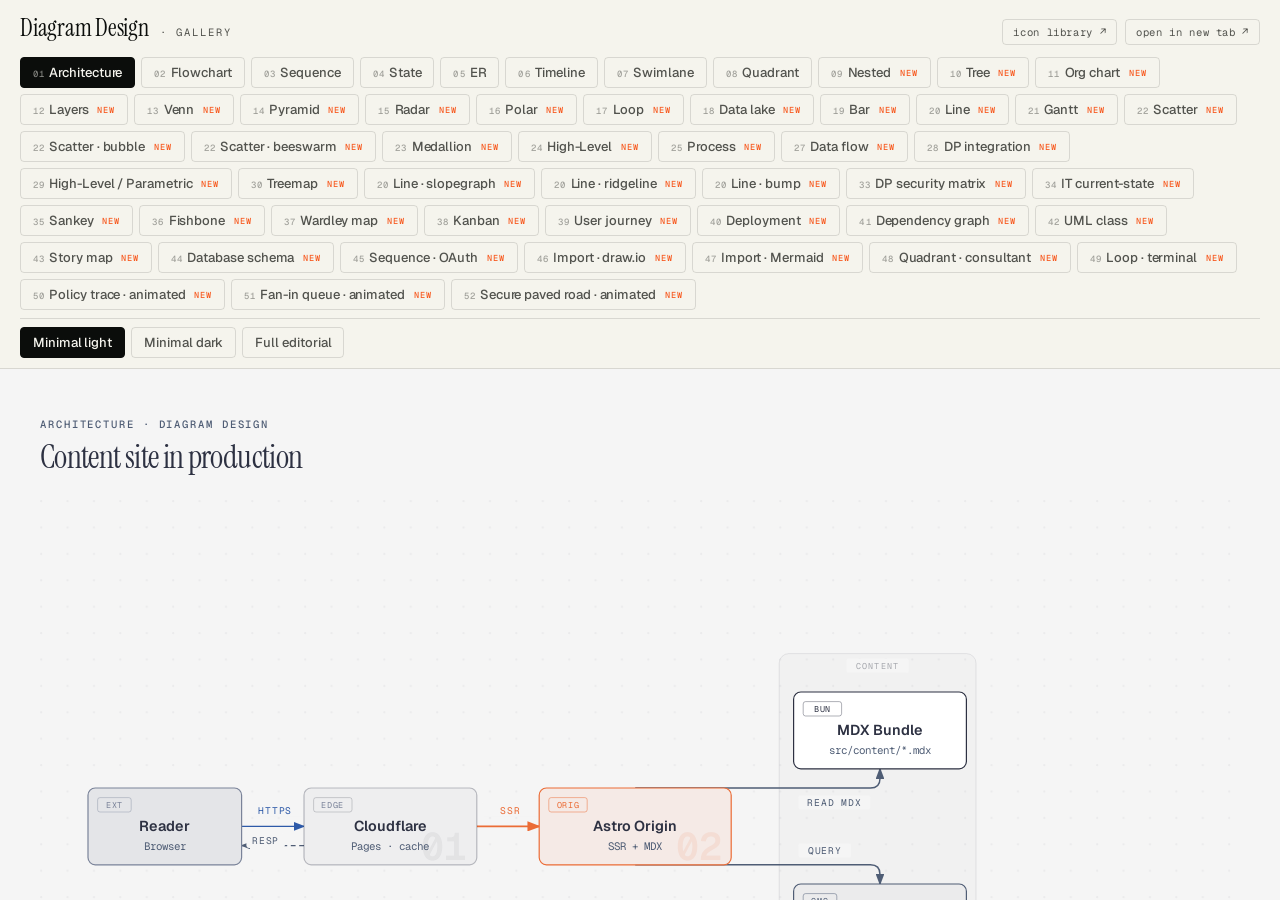
<file: diagram-design/assets/index.html>
<!doctype html>
<html lang="en">
  <head>
    <meta charset="UTF-8" />
    <meta name="viewport" content="width=device-width, initial-scale=1.0" />
    <title>Diagram Design · Gallery</title>
    <link
      href="https://fonts.googleapis.com/css2?family=Instrument+Serif:ital@0;1&family=Geist:wght@400;500;600&family=Geist+Mono:wght@400;500;600&display=swap"
      rel="stylesheet"
    />
    <style>
      *,
      *::before,
      *::after {
        box-sizing: border-box;
        margin: 0;
        padding: 0;
      }
      :root {
        --paper: #f5f4ed;
        --paper-2: #efeee5;
        --ink: #0b0d0b;
        --muted: #52534e;
        --soft: #65655c;
        --rule: rgba(11, 13, 11, 0.12);
        --rule-strong: rgba(11, 13, 11, 0.25);
        --accent: #f7591f;
        --sans: "Geist", system-ui, sans-serif;
        --serif: "Instrument Serif", serif;
        --mono: "Geist Mono", ui-monospace, monospace;
      }
      html,
      body {
        height: 100%;
      }
      body {
        font-family: var(--sans);
        background: var(--paper);
        color: var(--ink);
        display: flex;
        flex-direction: column;
        overflow: hidden;
      }

      .topbar {
        padding: 1rem 1.25rem 0.625rem;
        border-bottom: 1px solid var(--rule);
        flex: 0 0 auto;
      }
      .title-row {
        display: flex;
        align-items: baseline;
        justify-content: space-between;
        margin-bottom: 0.75rem;
        gap: 1rem;
      }
      .title-row h1 {
        font-family: var(--serif);
        font-size: 1.5rem;
        font-weight: 400;
        letter-spacing: -0.01em;
        line-height: 1;
      }
      .title-row .meta {
        font-family: var(--mono);
        font-size: 0.66rem;
        letter-spacing: 0.18em;
        text-transform: uppercase;
        color: var(--muted);
      }
      .title-row .open-raw {
        font-family: var(--mono);
        font-size: 0.66rem;
        letter-spacing: 0.06em;
        color: var(--muted);
        text-decoration: none;
        padding: 0.3rem 0.625rem;
        border: 1px solid var(--rule);
        border-radius: 4px;
        transition:
          color 0.15s,
          border-color 0.15s;
      }
      .open-raw:hover {
        color: var(--accent);
        border-color: var(--accent);
      }

      .tabs {
        display: flex;
        flex-wrap: wrap;
        gap: 0.375rem;
        margin-bottom: 0.5rem;
      }
      .tabs.variants {
        margin-bottom: 0;
        padding-top: 0.5rem;
        border-top: 1px solid var(--rule);
      }
      .tab {
        font-family: var(--sans);
        font-size: 0.8125rem;
        font-weight: 500;
        padding: 0.375rem 0.75rem;
        background: transparent;
        color: var(--muted);
        border: 1px solid var(--rule);
        border-radius: 4px;
        cursor: pointer;
        transition: all 0.12s;
        letter-spacing: -0.005em;
      }
      .tab:hover {
        color: var(--ink);
        border-color: var(--rule-strong);
      }
      .tab:disabled {
        opacity: 0.35;
        cursor: not-allowed;
      }
      .tab.active {
        background: var(--ink);
        color: var(--paper);
        border-color: var(--ink);
      }
      .tab .eyebrow {
        display: inline-block;
        margin-right: 0.25rem;
        font-family: var(--mono);
        font-size: 0.56rem;
        letter-spacing: 0.12em;
        text-transform: uppercase;
        color: inherit;
        opacity: 0.5;
      }
      .tab.new::after {
        content: "NEW";
        display: inline-block;
        margin-left: 0.35rem;
        font-family: var(--mono);
        font-size: 0.54rem;
        letter-spacing: 0.12em;
        color: var(--accent);
        vertical-align: 1px;
      }
      .tab.active.new::after {
        color: var(--paper);
      }

      main {
        flex: 1 1 auto;
        position: relative;
        background: var(--paper-2);
        overflow: hidden;
      }
      iframe {
        position: absolute;
        inset: 0;
        width: 100%;
        height: 100%;
        border: 0;
        background: var(--paper);
        display: block;
      }

      @media (max-width: 640px) {
        #type-tabs {
          flex-wrap: nowrap;
          overflow-x: auto;
          overscroll-behavior-inline: contain;
          padding-bottom: 0.25rem;
          scrollbar-width: thin;
        }
        #type-tabs .tab {
          flex: 0 0 auto;
        }
      }
    </style>
  </head>
  <body>
    <header class="topbar">
      <div class="title-row">
        <h1>
          Diagram Design
          <span
            class="meta"
            style="
              font-family: var(--mono);
              font-size: 0.66rem;
              margin-left: 0.5rem;
            "
            >· gallery</span
          >
        </h1>
        <div style="display: flex; gap: 0.5rem">
          <a class="open-raw" href="icons.html" target="_blank" rel="noopener"
            >icon library ↗</a
          >
          <a
            class="open-raw"
            id="open-raw"
            href="#"
            target="_blank"
            rel="noopener"
            >open in new tab ↗</a
          >
        </div>
      </div>

      <div class="tabs" id="type-tabs" role="radiogroup" aria-label="Diagram type">
        <button class="tab active" data-type="architecture">
          <span class="eyebrow">01</span>Architecture
        </button>
        <button class="tab" data-type="flowchart">
          <span class="eyebrow">02</span>Flowchart
        </button>
        <button class="tab" data-type="sequence">
          <span class="eyebrow">03</span>Sequence
        </button>
        <button class="tab" data-type="state">
          <span class="eyebrow">04</span>State
        </button>
        <button class="tab" data-type="er">
          <span class="eyebrow">05</span>ER
        </button>
        <button class="tab" data-type="timeline">
          <span class="eyebrow">06</span>Timeline
        </button>
        <button class="tab" data-type="swimlane">
          <span class="eyebrow">07</span>Swimlane
        </button>
        <button class="tab" data-type="quadrant">
          <span class="eyebrow">08</span>Quadrant
        </button>
        <button class="tab new" data-type="nested">
          <span class="eyebrow">09</span>Nested
        </button>
        <button class="tab new" data-type="tree">
          <span class="eyebrow">10</span>Tree
        </button>
        <button class="tab new" data-type="org-chart">
          <span class="eyebrow">11</span>Org chart
        </button>
        <button class="tab new" data-type="layers">
          <span class="eyebrow">12</span>Layers
        </button>
        <button class="tab new" data-type="venn">
          <span class="eyebrow">13</span>Venn
        </button>
        <button class="tab new" data-type="pyramid">
          <span class="eyebrow">14</span>Pyramid
        </button>
        <button class="tab new" data-type="radar">
          <span class="eyebrow">15</span>Radar
        </button>
        <button class="tab new" data-type="polar">
          <span class="eyebrow">16</span>Polar
        </button>
        <button class="tab new" data-type="loop">
          <span class="eyebrow">17</span>Loop
        </button>
        <button class="tab new" data-type="datalake">
          <span class="eyebrow">18</span>Data lake
        </button>
        <button class="tab new" data-type="bar">
          <span class="eyebrow">19</span>Bar
        </button>
        <button class="tab new" data-type="line">
          <span class="eyebrow">20</span>Line
        </button>
        <button class="tab new" data-type="gantt">
          <span class="eyebrow">21</span>Gantt
        </button>
        <button class="tab new" data-type="scatter">
          <span class="eyebrow">22</span>Scatter
        </button>
        <button class="tab new" data-type="bubble" data-parent-type="scatter">
          <span class="eyebrow">22</span>Scatter · bubble
        </button>
        <button class="tab new" data-type="beeswarm" data-parent-type="scatter">
          <span class="eyebrow">22</span>Scatter · beeswarm
        </button>
        <button class="tab new" data-type="medallion">
          <span class="eyebrow">23</span>Medallion
        </button>
        <button class="tab new" data-type="high-level">
          <span class="eyebrow">24</span>High-Level
        </button>
        <button class="tab new" data-type="process">
          <span class="eyebrow">25</span>Process
        </button>
        <button class="tab new" data-type="data-flow">
          <span class="eyebrow">27</span>Data flow
        </button>
        <button class="tab new" data-type="dp-integration">
          <span class="eyebrow">28</span>DP integration
        </button>
        <button class="tab new" data-type="high-level-vertical">
          <span class="eyebrow">29</span>High-Level / Parametric
        </button>
        <button class="tab new" data-type="treemap">
          <span class="eyebrow">30</span>Treemap
        </button>
        <button class="tab new" data-type="slopegraph" data-parent-type="line">
          <span class="eyebrow">20</span>Line · slopegraph
        </button>
        <button class="tab new" data-type="ridgeline" data-parent-type="line">
          <span class="eyebrow">20</span>Line · ridgeline
        </button>
        <button class="tab new" data-type="bump" data-parent-type="line">
          <span class="eyebrow">20</span>Line · bump
        </button>
        <button class="tab new" data-type="dp-security-matrix">
          <span class="eyebrow">33</span>DP security matrix
        </button>
        <button class="tab new" data-type="it-state">
          <span class="eyebrow">34</span>IT current-state
        </button>
        <button class="tab new" data-type="sankey">
          <span class="eyebrow">35</span>Sankey
        </button>
        <button class="tab new" data-type="fishbone">
          <span class="eyebrow">36</span>Fishbone
        </button>
        <button class="tab new" data-type="wardley">
          <span class="eyebrow">37</span>Wardley map
        </button>
        <button class="tab new" data-type="kanban">
          <span class="eyebrow">38</span>Kanban
        </button>
        <button class="tab new" data-type="journey">
          <span class="eyebrow">39</span>User journey
        </button>
        <button class="tab new" data-type="deployment">
          <span class="eyebrow">40</span>Deployment
        </button>
        <button class="tab new" data-type="dependency">
          <span class="eyebrow">41</span>Dependency graph
        </button>
        <button class="tab new" data-type="uml-class">
          <span class="eyebrow">42</span>UML class
        </button>
        <button class="tab new" data-type="story-map">
          <span class="eyebrow">43</span>Story map
        </button>
        <button class="tab new" data-type="db-schema">
          <span class="eyebrow">44</span>Database schema
        </button>
        <button class="tab new" data-type="sequence-oauth">
          <span class="eyebrow">45</span>Sequence · OAuth
        </button>
        <button class="tab new" data-type="import-drawio" data-single>
          <span class="eyebrow">46</span>Import · draw.io
        </button>
        <button class="tab new" data-type="import-mermaid" data-single>
          <span class="eyebrow">47</span>Import · Mermaid
        </button>
        <button class="tab new" data-type="quadrant-consultant" data-single>
          <span class="eyebrow">48</span>Quadrant · consultant
        </button>
        <button class="tab new" data-type="loop-terminal" data-single>
          <span class="eyebrow">49</span>Loop · terminal
        </button>
        <button class="tab new" data-type="policy-trace-animated" data-single>
          <span class="eyebrow">50</span>Policy trace · animated
        </button>
        <button class="tab new" data-type="queue-animated" data-single>
          <span class="eyebrow">51</span>Fan-in queue · animated
        </button>
        <button class="tab new" data-type="paved-road-animated" data-single>
          <span class="eyebrow">52</span>Secure paved road · animated
        </button>
      </div>

      <div
        class="tabs variants"
        id="variant-tabs"
        role="radiogroup"
        aria-label="Variant"
      >
        <button class="tab active" data-variant="">Minimal light</button>
        <button class="tab" data-variant="-dark">Minimal dark</button>
        <button class="tab" data-variant="-full">Full editorial</button>
      </div>
    </header>

    <main>
      <iframe
        id="preview"
        src="example-architecture.html"
        title="Preview"
      ></iframe>
    </main>

    <script>
      const state = { type: "architecture", variant: "" };
      const iframe = document.getElementById("preview");
      const openRaw = document.getElementById("open-raw");

      function update() {
        const activeType = [...document.querySelectorAll("#type-tabs .tab")].find(
          (tab) => tab.dataset.type === state.type,
        );
        const single = activeType && activeType.hasAttribute("data-single");
        const variantTabs = document.querySelectorAll("#variant-tabs .tab");
        if (single) state.variant = "";
        variantTabs.forEach((tab) => {
          tab.disabled = single && tab.dataset.variant !== "";
        });
        for (const [containerId, key] of [
          ["type-tabs", "type"],
          ["variant-tabs", "variant"],
        ]) {
          document.querySelectorAll(`#${containerId} .tab`).forEach((tab) => {
            const active = tab.dataset[key] === state[key];
            tab.classList.toggle("active", active);
            tab.setAttribute("aria-checked", String(active));
            tab.tabIndex = active ? 0 : -1;
          });
        }
        const src = `example-${state.type}${state.variant}.html`;
        iframe.src = src;
        openRaw.href = src;
        const selectedTabs = document.querySelectorAll('[role="radio"][aria-checked="true"]');
        iframe.setAttribute(
          "aria-labelledby",
          [...selectedTabs].map((tab) => tab.id).join(" "),
        );
      }

      function bindTabs(containerId, key) {
        const container = document.getElementById(containerId);
        const tabs = [...container.querySelectorAll(".tab")];
        tabs.forEach((tab, index) => {
          tab.id = `${containerId}-${index}`;
          tab.setAttribute("role", "radio");
          tab.setAttribute("aria-controls", "preview");
        });

        function activate(tab, focus = false) {
          state[key] = tab.dataset[key];
          update();
          if (focus) tab.focus();
        }

        container.addEventListener("click", (e) => {
          const btn = e.target.closest(".tab");
          if (!btn) return;
          activate(btn);
        });
        container.addEventListener("keydown", (e) => {
          const current = e.target.closest('[role="radio"]');
          if (!current || !container.contains(current)) return;
          const enabledTabs = tabs.filter((tab) => !tab.disabled);
          const index = enabledTabs.indexOf(current);
          let next;
          if (e.key === "ArrowRight" || e.key === "ArrowDown") {
            next = enabledTabs[(index + 1) % enabledTabs.length];
          }
          if (e.key === "ArrowLeft" || e.key === "ArrowUp") {
            next = enabledTabs[(index - 1 + enabledTabs.length) % enabledTabs.length];
          }
          if (e.key === "Home") next = enabledTabs[0];
          if (e.key === "End") next = enabledTabs.at(-1);
          if (!next) return;
          e.preventDefault();
          activate(next, true);
        });
      }

      bindTabs("type-tabs", "type");
      bindTabs("variant-tabs", "variant");
      update();
    </script>
  </body>
</html>
</file>
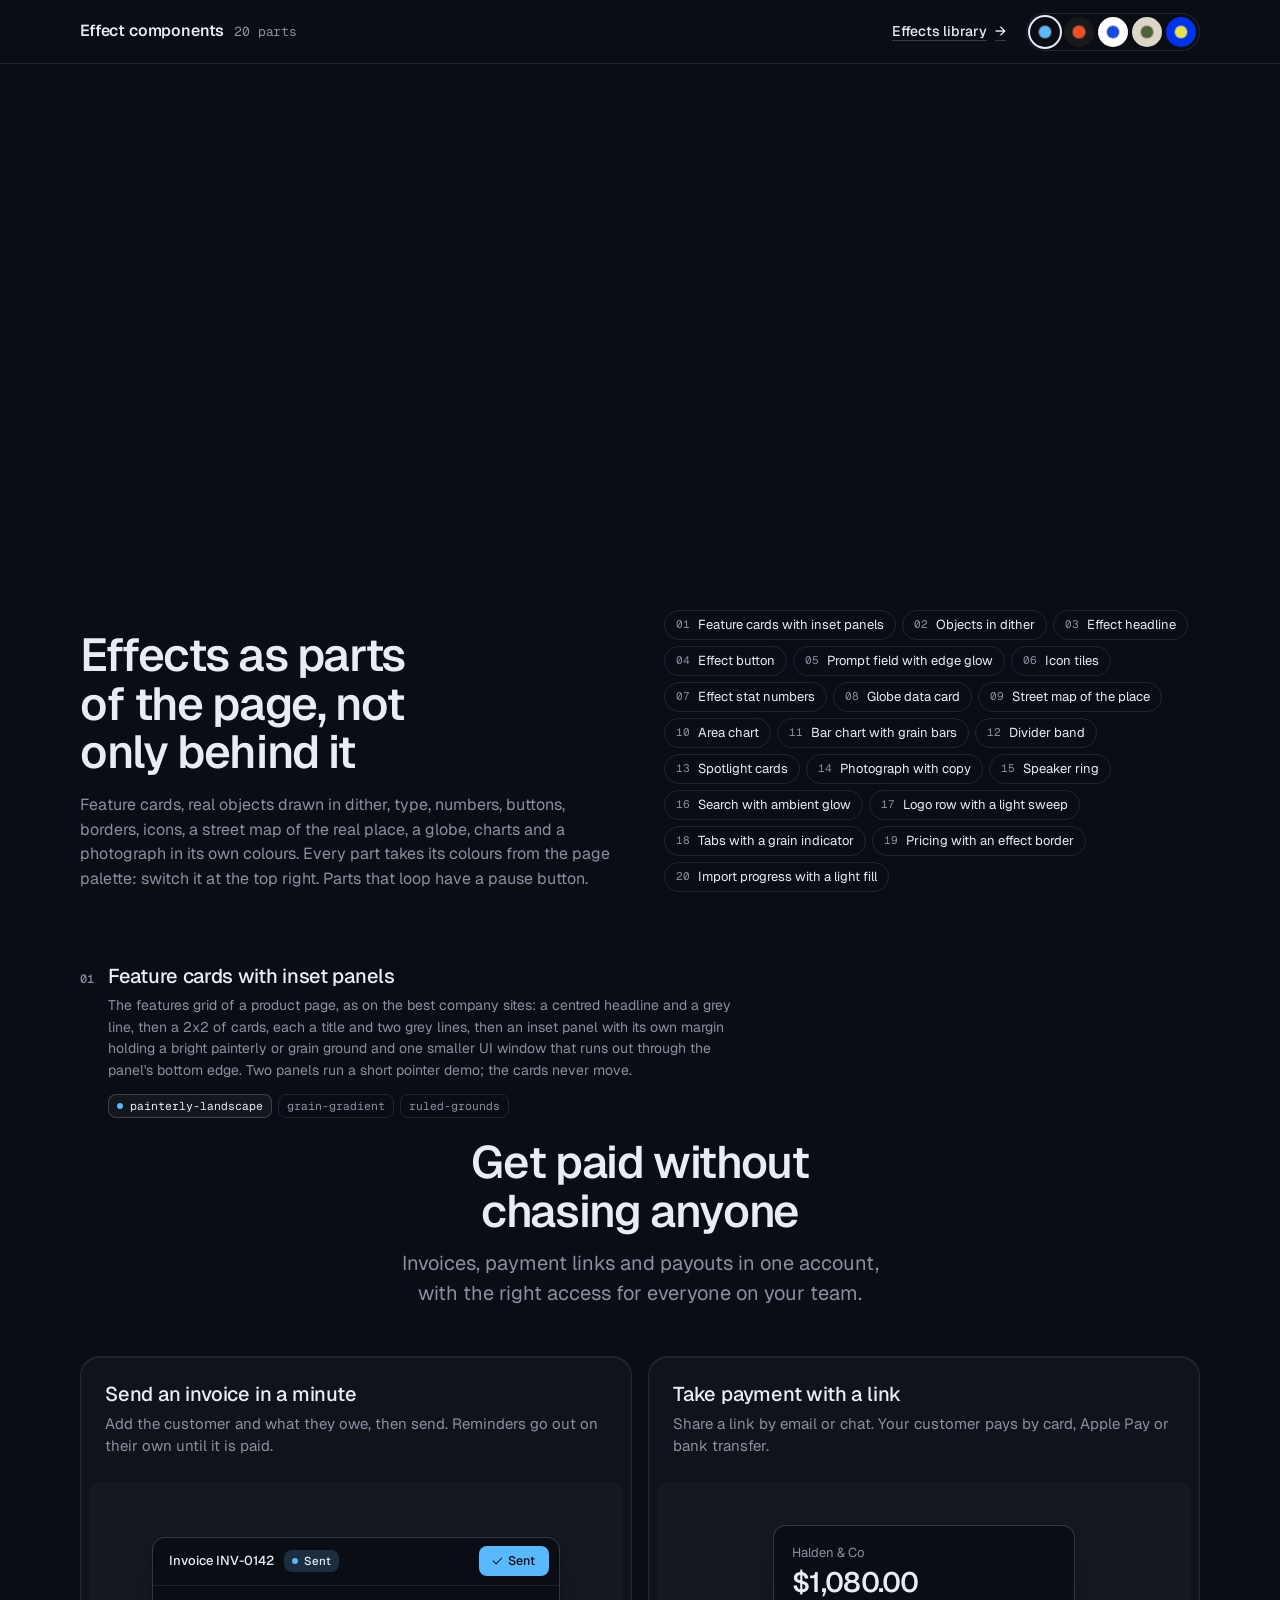
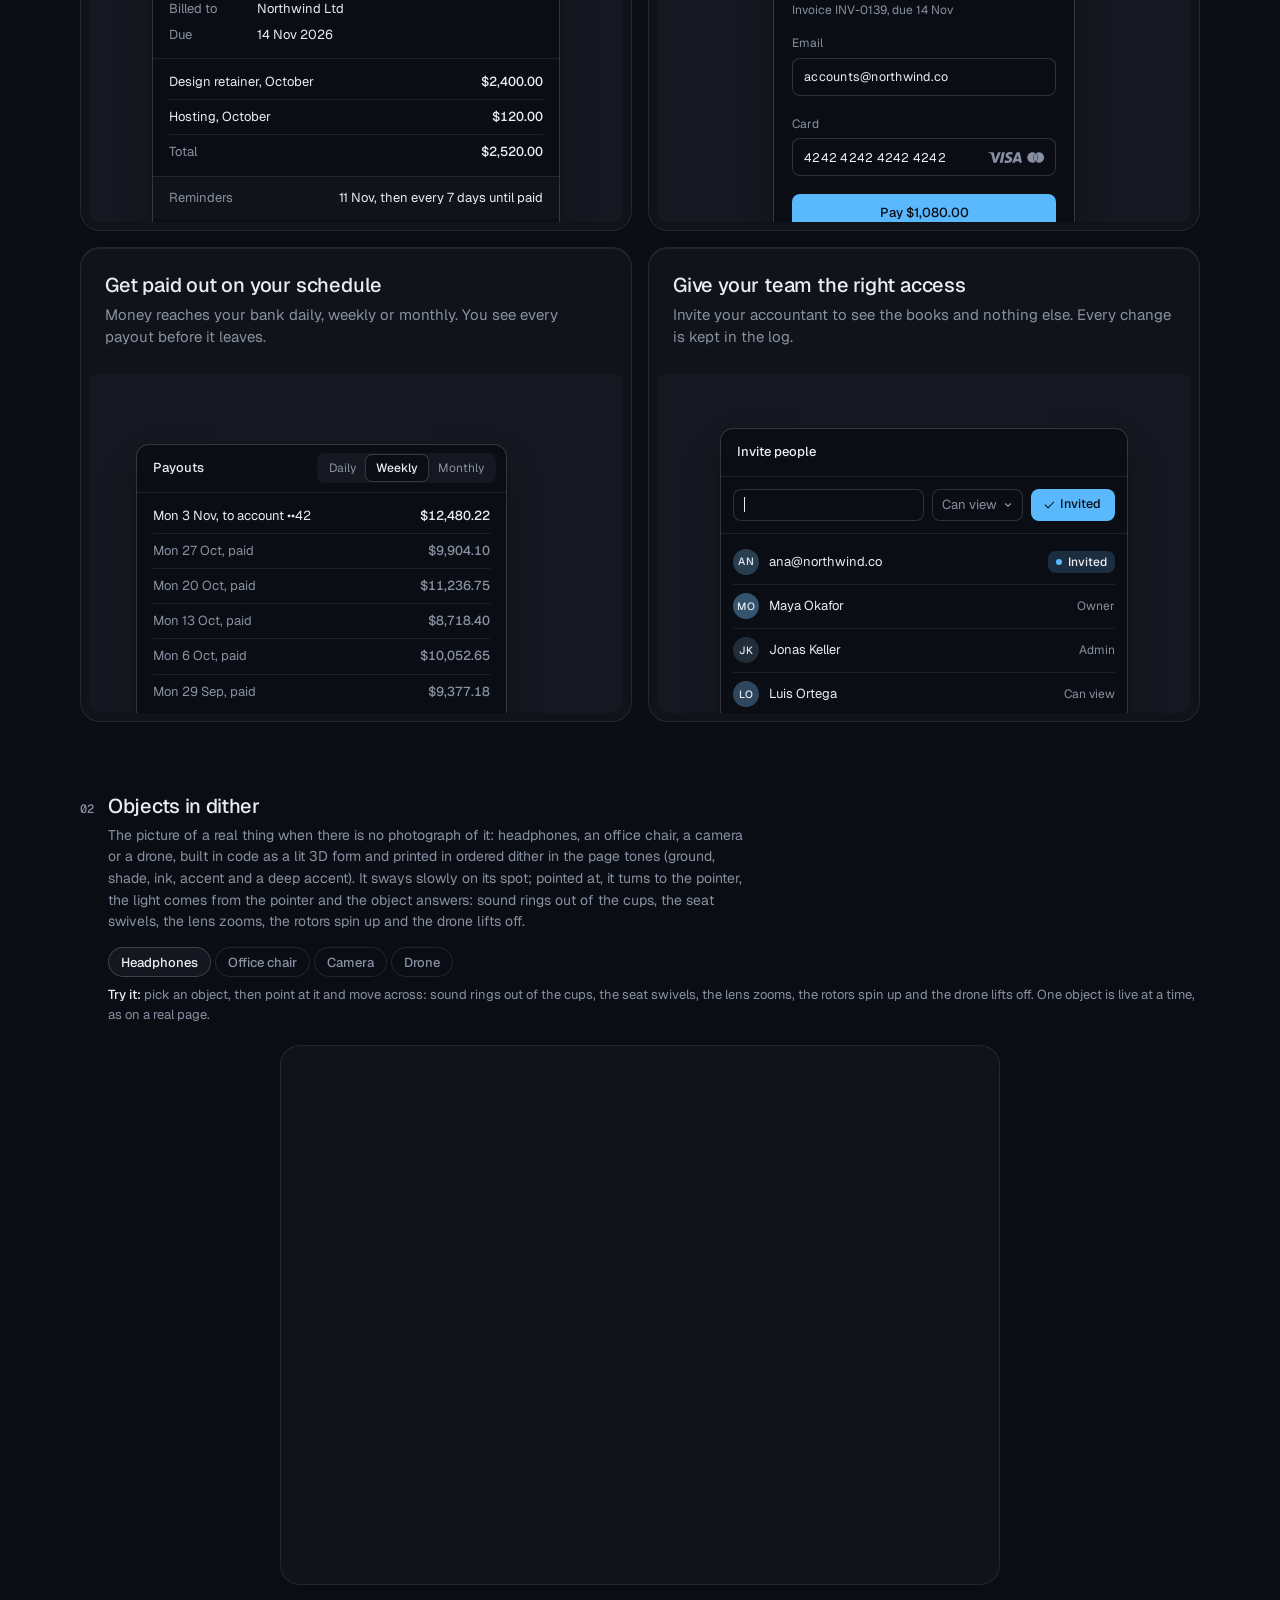
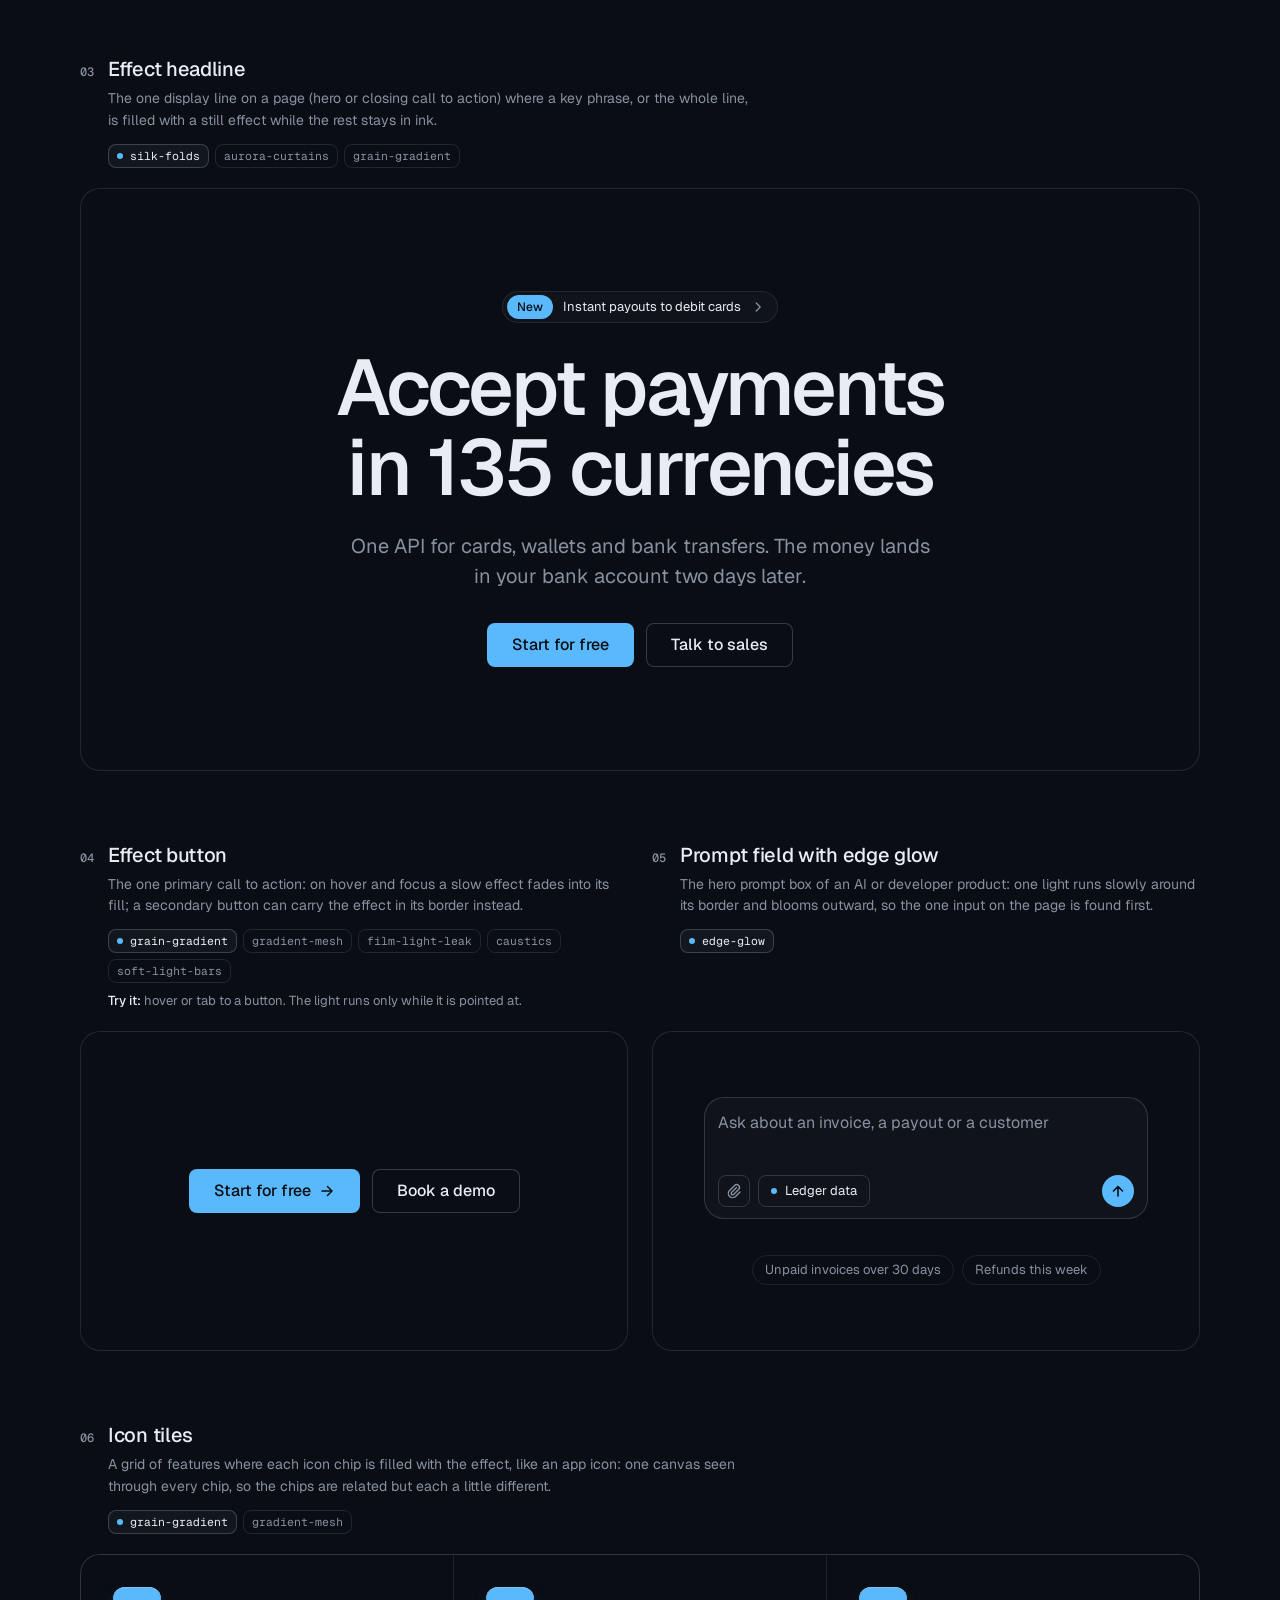
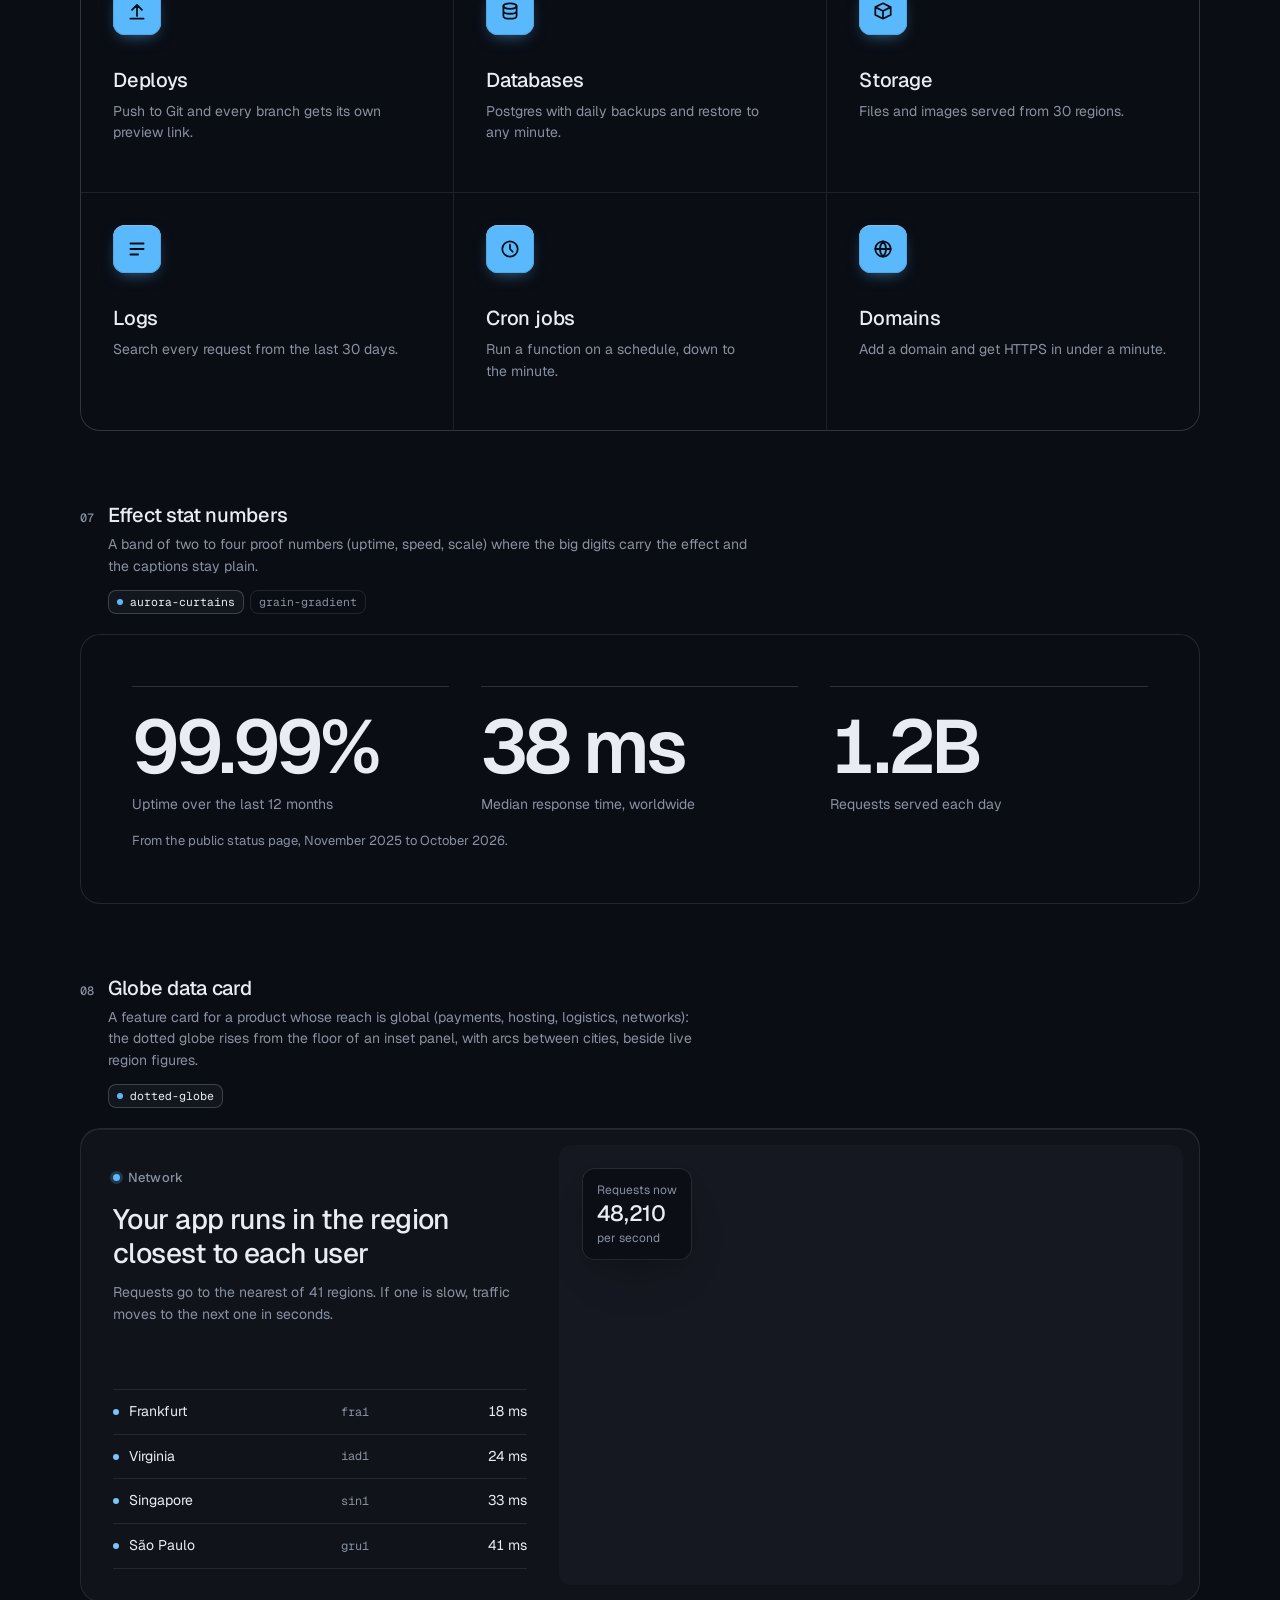
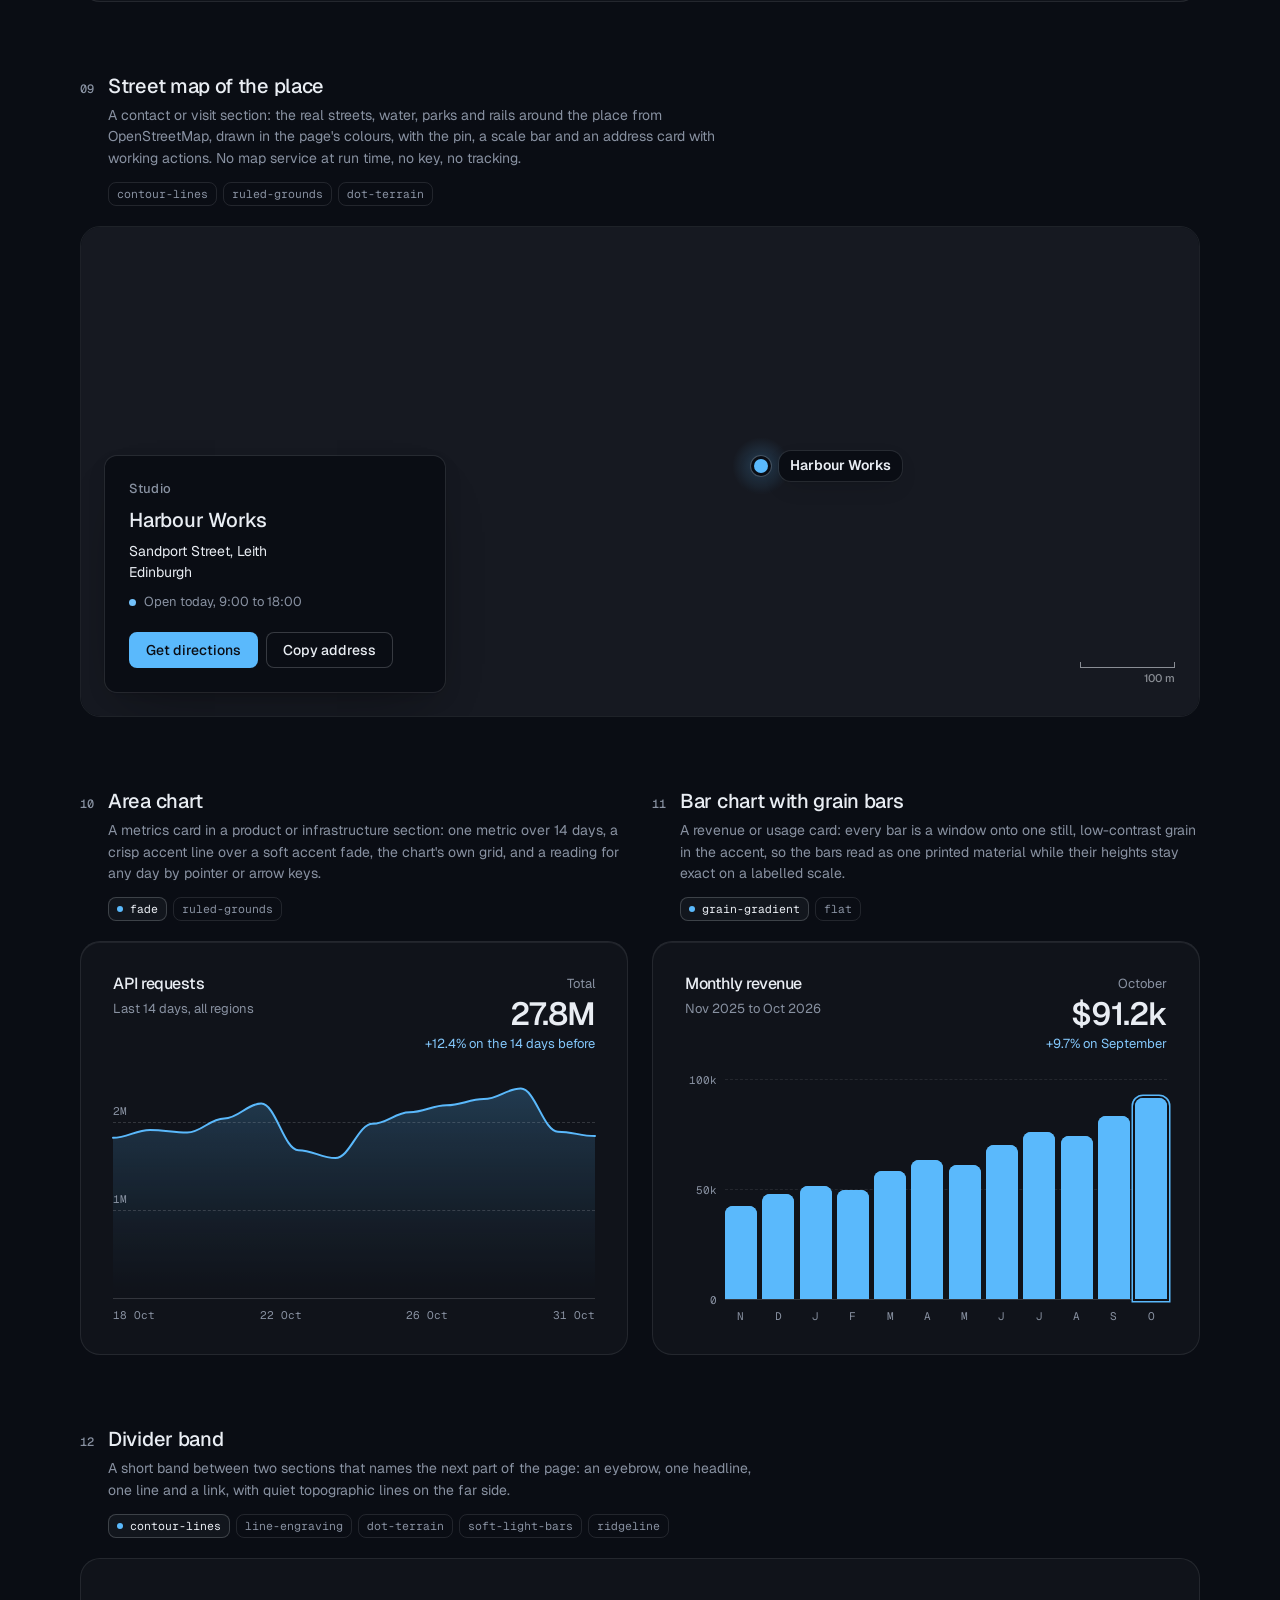
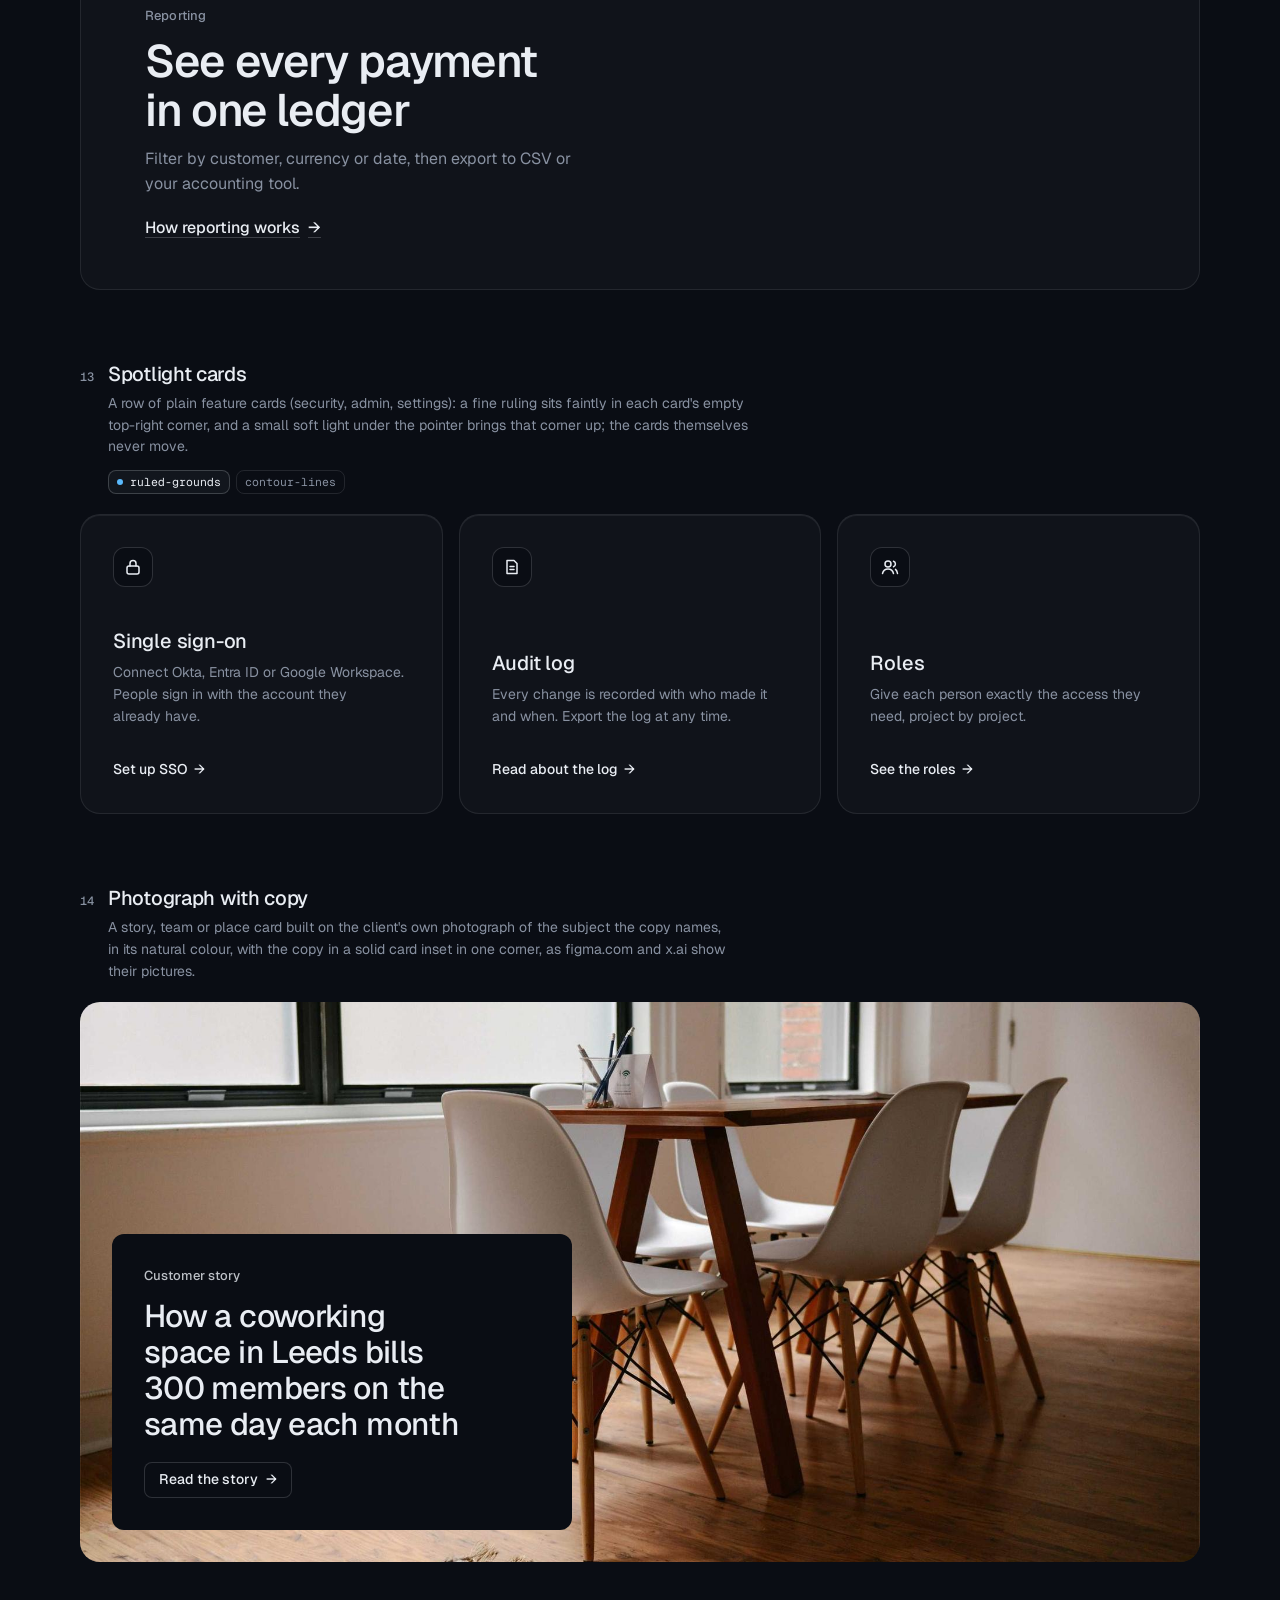
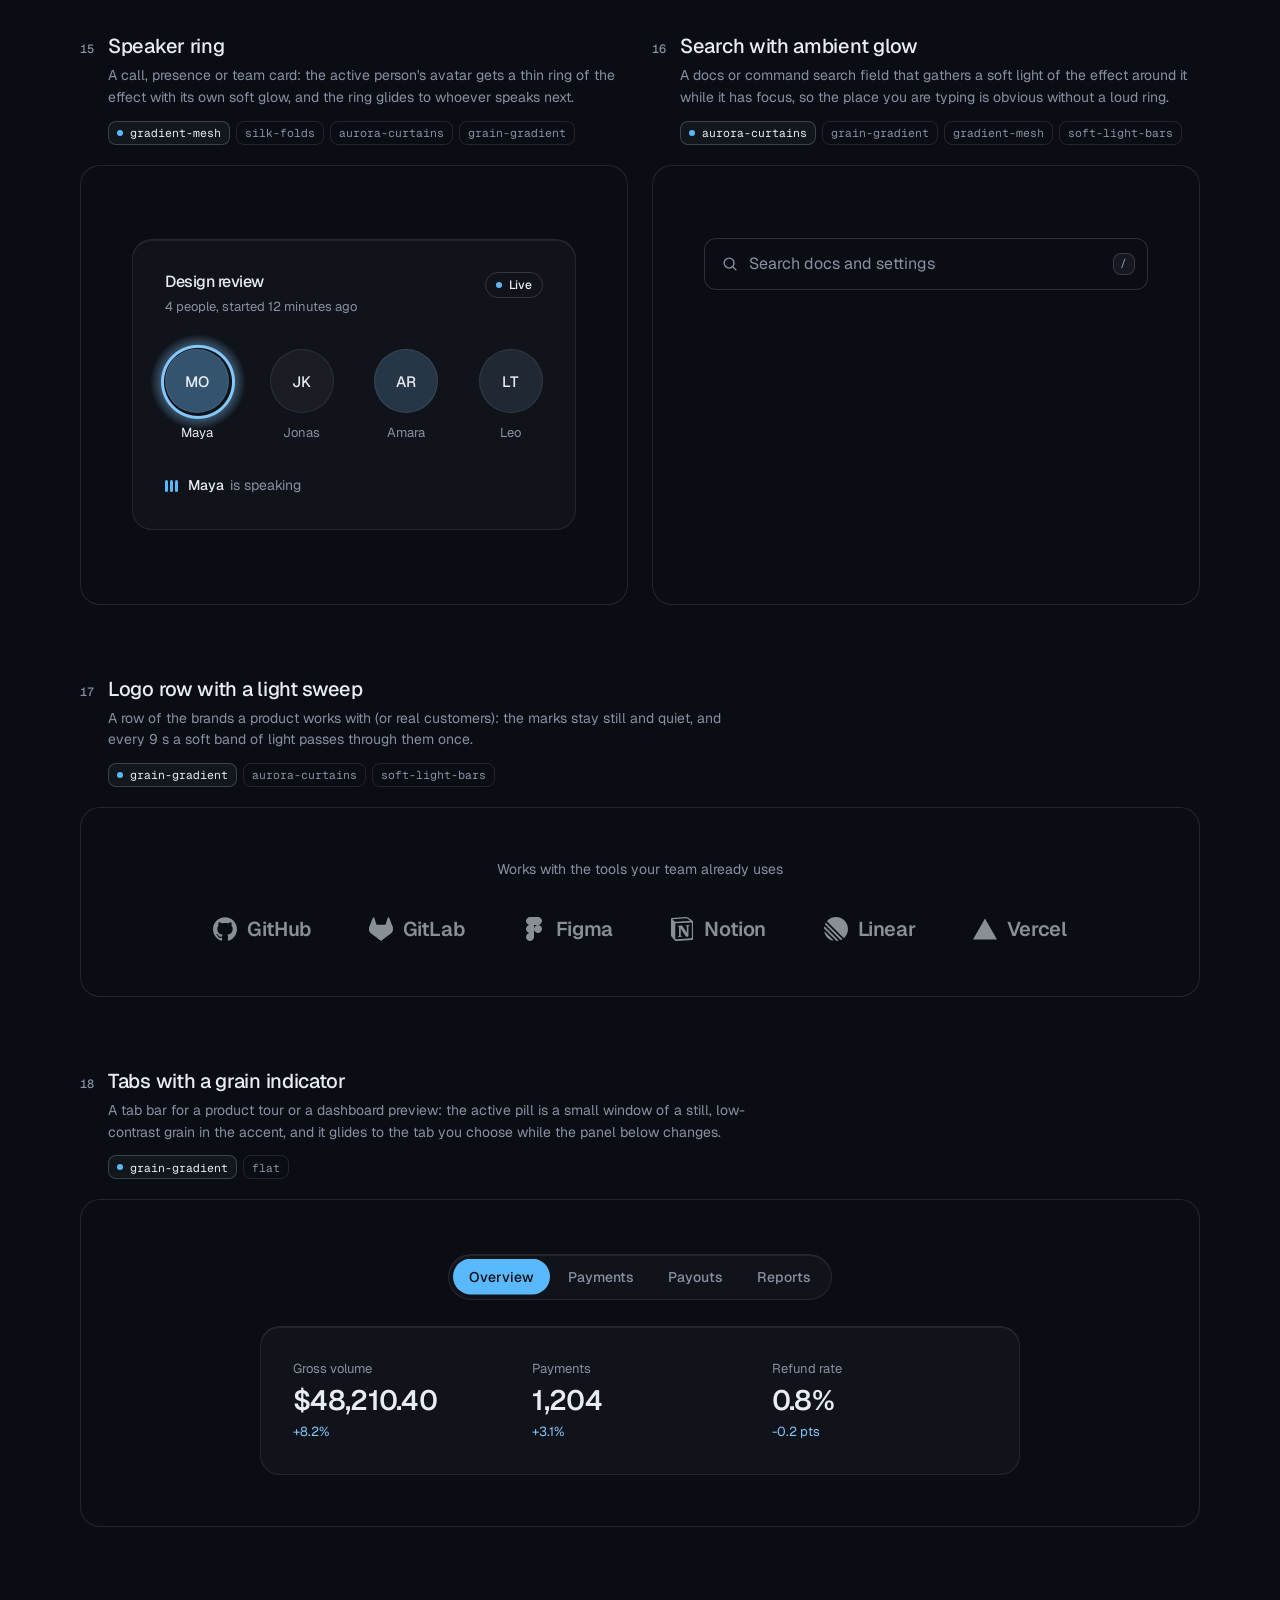
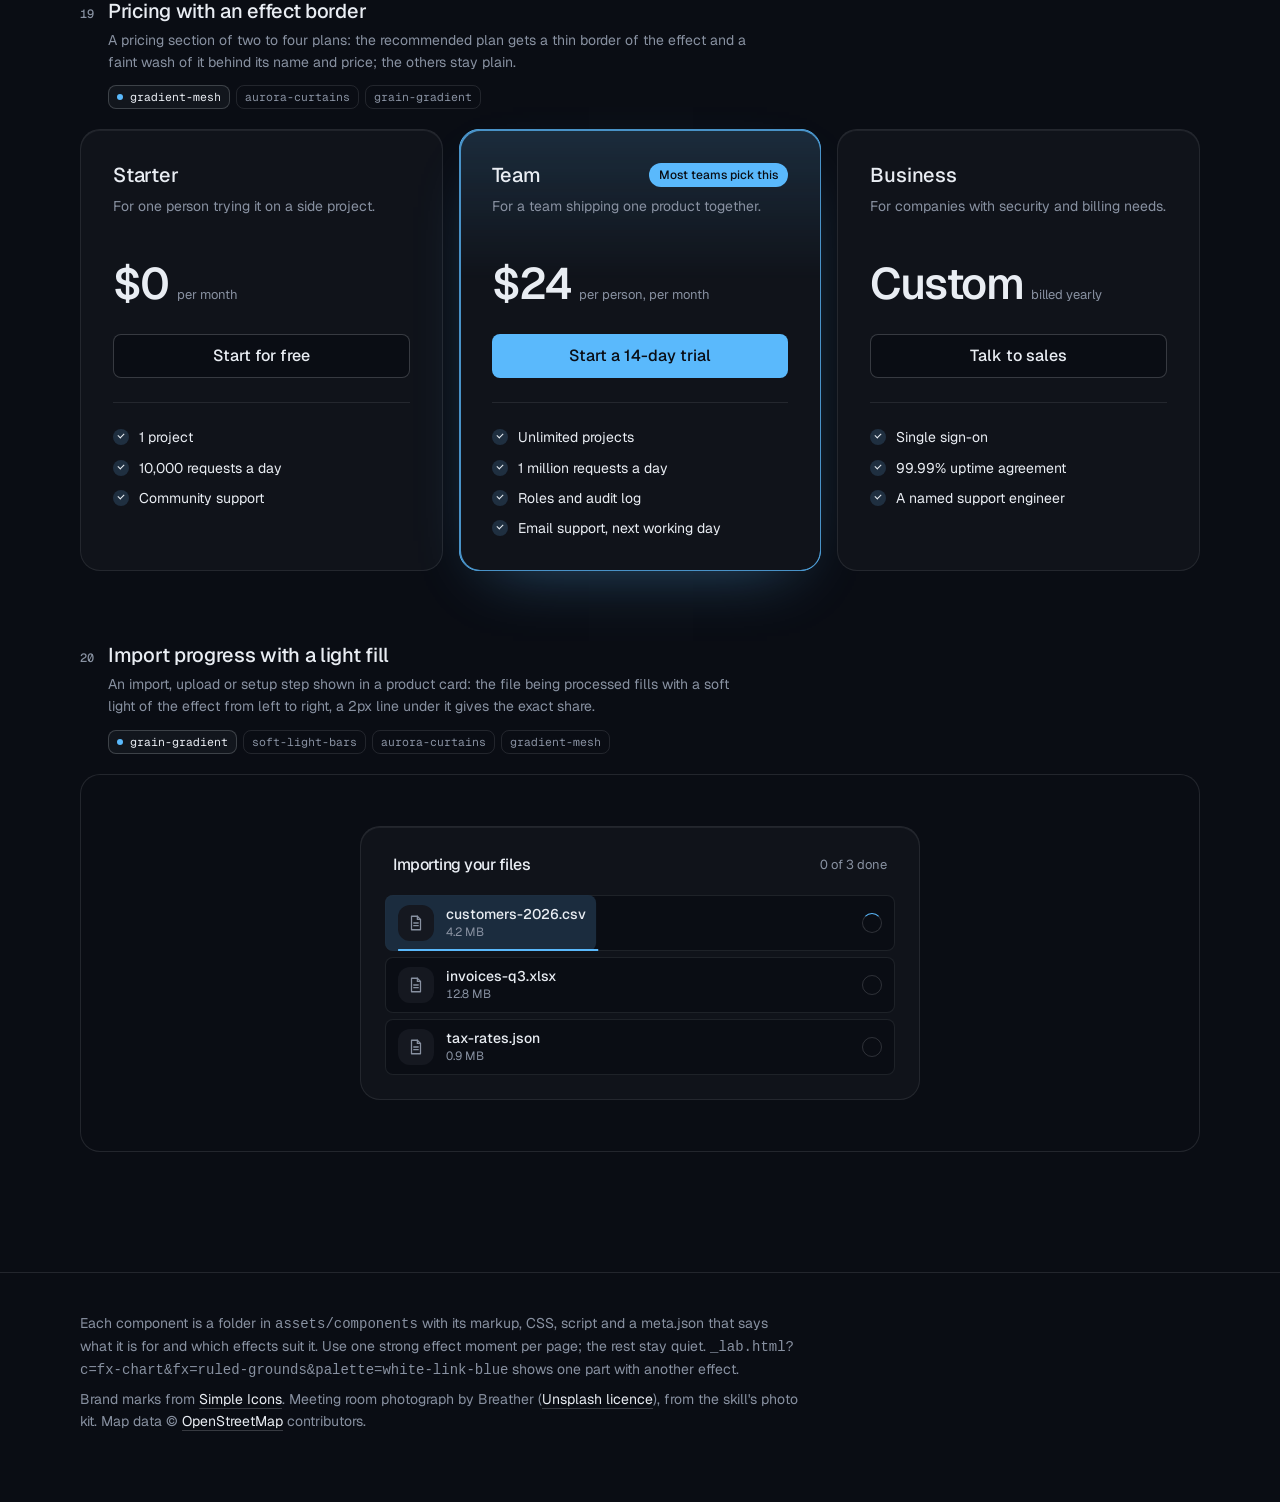
<file: design-taste-frontend/assets/components/index.html>
<!doctype html>
<html lang="en" data-radius="soft">
<head>
<script>window.__tpGlMax = 16;   /* a gallery shows many live effects at once; a page of a site keeps the default 4 (fx.js) */</script>
<meta charset="utf-8">
<meta name="viewport" content="width=device-width, initial-scale=1">
<title>Effect components</title>
<link rel="preconnect" href="https://fonts.googleapis.com">
<link rel="preconnect" href="https://fonts.gstatic.com" crossorigin>
<link href="https://fonts.googleapis.com/css2?family=Geist:wght@100..900&family=Geist+Mono:wght@400..600&display=swap" rel="stylesheet">
<link rel="stylesheet" href="../system.css">
<link rel="stylesheet" href="./base.css">
<style>
  :root {
    --font-display: "Geist", system-ui, sans-serif;
    --font-text: "Geist", system-ui, sans-serif;
    --font-mono: "Geist Mono", ui-monospace, monospace;
    --display-weight: 560;
    --display-tracking: -0.03em;
    --container: 1200px;
  }
  body { min-height: 100vh; }
  .top {
    position: sticky; top: 0; z-index: 50; height: 64px; background: var(--bg);
    border-bottom: 1px solid var(--line);
  }
  .top .container { height: 100%; display: flex; align-items: center; justify-content: space-between; gap: 16px; }
  .brand { display: flex; align-items: center; gap: 10px; font-weight: 560; letter-spacing: -0.01em; }
  .brand small { font: 400 13px/1 var(--font-mono); color: var(--muted); }
  .top nav { display: flex; align-items: center; gap: 20px; }
  .top nav a.link { font-size: 14px; }
  .swatches { display: flex; gap: 4px; padding: 3px; border: 1px solid var(--line); border-radius: 999px; background: var(--bg); }
  .swatches button {
    width: 30px; height: 30px; border-radius: 999px; border: 0; padding: 0; cursor: pointer; position: relative;
    background: var(--sw-bg);
  }
  .swatches button::after {
    content: ""; position: absolute; inset: 9px; border-radius: 999px; background: var(--sw-accent);
    box-shadow: 0 0 0 1px color-mix(in oklab, var(--sw-ink) 25%, transparent);
  }
  .swatches button[aria-pressed="true"] { box-shadow: 0 0 0 2px var(--ink); }
  .swatches button:focus-visible { outline-offset: 3px; }

  .intro { padding-block: 64px 40px; display: grid; grid-template-columns: minmax(0, 6fr) minmax(0, 6fr); gap: 48px; align-items: end; }
  .intro h1 { font-size: clamp(34px, 2.2vw + 18px, 52px); line-height: 1.05; max-width: 15ch; }
  .intro p { margin-top: 16px; color: var(--muted); font-size: var(--t-body); line-height: 1.55; max-width: 52ch; }
  .index { display: flex; flex-wrap: wrap; gap: 6px; justify-content: flex-start; }
  @media (max-width: 1023px) { .intro { grid-template-columns: minmax(0, 1fr); gap: 28px; } }
  .index a {
    display: inline-flex; align-items: center; gap: 8px; height: 30px; padding: 0 11px; border-radius: 999px;
    border: 1px solid var(--line); font-size: 13px; color: var(--ink);
    transition: border-color var(--dur) var(--ease), background-color var(--dur) var(--ease);
  }
  .index a span { font-family: var(--font-mono); font-size: 11px; color: var(--muted); }
  .index a:hover { border-color: var(--line-strong); background: color-mix(in oklab, var(--ink) 4%, var(--bg)); }

  /* every part spans two rows of the list (its notes, its stage) as a subgrid, so the two parts of a
     half-width pair share one notes height and one stage height: their stages start and end level */
  .list { display: grid; grid-template-columns: repeat(2, minmax(0, 1fr)); column-gap: 24px; row-gap: 0; padding-bottom: 120px; }
  .sc { grid-column: 1 / -1; grid-row: span 2; display: grid; grid-template-rows: subgrid; row-gap: 20px; min-width: 0; scroll-margin-top: 88px; padding-top: 72px; }
  .sc:first-child { padding-top: 0; }
  .sc.is-half { grid-column: auto; }
  .sc.is-half .sc__stage:not(.is-center) { display: grid; }
  .sc__meta { display: grid; grid-template-columns: auto 1fr; column-gap: 14px; row-gap: 6px; align-items: baseline; align-content: start; }
  .sc__note { grid-column: 2; margin: 2px 0 0; font-size: 13px; color: var(--muted); }
  .sc__note::before { content: "Try it: "; color: var(--ink); font-weight: 500; }
  .sc__no { font: 500 12px/1 var(--font-mono); color: var(--muted); padding-top: 2px; }
  .sc__name { font: 500 20px/1.25 var(--font-text); letter-spacing: -0.015em; margin: 0; }
  .sc__for { grid-column: 2; color: var(--muted); font-size: 14px; line-height: 1.55; max-width: 72ch; margin: 0; }
  .sc__fx { grid-column: 2; display: flex; flex-wrap: wrap; gap: 6px; margin-top: 6px; }
  .sc__fx li {
    font: 400 11.5px/1 var(--font-mono); color: var(--muted); height: 24px; display: inline-flex; align-items: center;
    padding: 0 8px; border-radius: var(--r-sm); border: 1px solid var(--line);
  }
  .sc__fx li.is-on { color: var(--ink); border-color: var(--line-strong); background: color-mix(in oklab, var(--ink) 5%, var(--bg)); }
  .sc__fx li.is-on::before { content: ""; width: 6px; height: 6px; border-radius: 99px; background: var(--accent); margin-right: 7px; }
  .sc__stage {
    position: relative; min-width: 0; border: 1px solid var(--line); border-radius: var(--r-lg);
    padding: clamp(20px, 4vw, 56px); background: var(--bg);
  }
  .sc__stage.is-tall { padding-block: clamp(56px, 8vw, 120px); }
  .sc__stage.is-flush { padding: 0; border: 0; }
  .sc__stage.is-center { display: grid; place-items: center; min-height: 320px; }
  /* one object, at a size a page would give it */
  #fx-dither-object .sc__stage { display: grid; justify-items: center; }
  #fx-dither-object .cx-obj { width: min(100%, 720px); }
  .sc__pick { grid-column: 2; display: flex; flex-wrap: wrap; gap: 4px; margin-top: 8px; }
  .sc__pick button {
    height: 30px; padding: 0 12px; border-radius: 999px; border: 1px solid var(--line); background: var(--bg);
    font: 500 13px/1 var(--font-text); color: var(--muted); cursor: pointer;
  }
  .sc__pick button:hover { color: var(--ink); border-color: var(--line-strong); }
  .sc__pick button[aria-pressed="true"] { color: var(--ink); border-color: var(--line-strong); background: color-mix(in oklab, var(--ink) 6%, var(--bg)); }
  /* the search list opens below its field: leave it room inside the frame */
  #fx-search .sc__stage { min-height: 440px; place-items: start center; padding-top: 72px; }
  .sc__stage:empty::after { content: "Loading"; color: var(--muted); font-size: 13px; }

  .foot { border-top: 1px solid var(--line); padding: 40px 0 64px; color: var(--muted); font-size: 14px; }
  .foot p { max-width: 80ch; margin: 0 0 8px; }
  .foot a { color: var(--ink); text-decoration: underline; text-decoration-color: var(--line-strong); text-underline-offset: 4px; }

  @media (max-width: 899px) {
    .list { grid-template-columns: minmax(0, 1fr); }
    .sc.is-half { grid-column: 1 / -1; }
    .top nav a.link { display: none; }
  }
  @media (max-width: 639px) {
    .intro { padding-block: 48px 32px; }
    .sc { padding-top: 48px; }
    .sc__meta { grid-template-columns: 1fr; }
    .sc__no { display: none; }
    .sc__for, .sc__fx, .sc__note, .sc__pick { grid-column: 1; }
    .sc__stage.is-center { min-height: 240px; }
    .brand small { display: none; }
  }
</style>
</head>
<body>
<header class="top">
  <div class="container">
    <div class="brand">Effect components <small id="count"></small></div>
    <nav aria-label="Palette and links">
      <a class="link" href="../effects/gallery.html">Effects library</a>
      <div class="swatches" id="swatches" role="group" aria-label="Page palette"></div>
    </nav>
  </div>
</header>

<main>
  <section class="intro container">
    <div>
      <h1>Effects as parts of the page, not only behind it</h1>
      <p id="lede">Feature cards, real objects drawn in dither, type, numbers, buttons, borders, icons, a street map of the real place, a globe, charts and a photograph in its own colours. Every part takes its colours from the page palette: switch it at the top right. Parts that loop have a pause button.</p>
    </div>
    <nav class="index" id="index" aria-label="Components"></nav>
  </section>
  <div class="container list" id="list"></div>
</main>

<footer class="foot">
  <div class="container">
    <p>Each component is a folder in <code>assets/components</code> with its markup, CSS, script and a meta.json that says what it is for and which effects suit it. Use one strong effect moment per page; the rest stay quiet. <code>_lab.html?c=fx-chart&amp;fx=ruled-grounds&amp;palette=white-link-blue</code> shows one part with another effect.</p>
    <p>Brand marks from <a href="https://simpleicons.org/">Simple Icons</a>. Meeting room photograph by Breather (<a href="https://unsplash.com/photos/DEdM9Vs6s8w">Unsplash licence</a>), from the skill's photo kit. Map data © <a href="https://www.openstreetmap.org/copyright">OpenStreetMap</a> contributors.</p>
  </div>
</footer>

<script type="module">
  import fx from '../effects/fx.js';

  // component id, layout and stage style, in page order
  const COMPONENTS = [
    { id: 'fx-feature-card', stage: 'is-flush' },
    { id: 'fx-dither-object', stage: 'is-flush', note: 'pick an object, then point at it and move across: sound rings out of the cups, the seat swivels, the lens zooms, the rotors spin up and the drone lifts off. One object is live at a time, as on a real page.' },
    { id: 'fx-headline', stage: 'is-tall' },
    { id: 'fx-button', half: true, stage: 'is-center', note: 'hover or tab to a button. The light runs only while it is pointed at.' },
    { id: 'fx-prompt', half: true, stage: 'is-center' },
    { id: 'fx-icon-tiles', stage: 'is-flush' },
    { id: 'fx-stat' },
    { id: 'fx-globe', stage: 'is-flush' },
    { id: 'fx-map', stage: 'is-flush' },
    { id: 'fx-chart', half: true, stage: 'is-flush' },
    { id: 'fx-bars', half: true, stage: 'is-flush' },
    { id: 'fx-band', stage: 'is-flush' },
    { id: 'fx-spotlight', stage: 'is-flush' },
    { id: 'fx-photo', stage: 'is-flush' },
    { id: 'fx-avatar', half: true, stage: 'is-center' },
    { id: 'fx-search', half: true, stage: 'is-center' },
    { id: 'fx-logos' },
    { id: 'fx-tabs' },
    { id: 'fx-pricing', stage: 'is-flush' },
    { id: 'fx-progress', stage: 'is-center' },
  ];

  const PALETTES = [
    { id: 'blue-black-cornflower', name: 'Night, cornflower', bg: '#0a0d14', surface: '#131824', ink: '#e9edf3', muted: '#8891a1', accent: '#5ab9fc', accentInk: '#0a0d14' },
    { id: 'graphite-safety-orange', name: 'Graphite, orange', bg: '#18191b', surface: '#222427', ink: '#eff0f1', muted: '#9c9ea3', accent: '#ff4a1f', accentInk: '#18191b' },
    { id: 'white-link-blue', name: 'White, blue', bg: '#ffffff', surface: '#f4f4f4', ink: '#111111', muted: '#6b6b6b', accent: '#1a4be0', accentInk: '#ffffff' },
    { id: 'moss-sand', name: 'Sand, moss', bg: '#ddd6c6', surface: '#d2cab8', ink: '#2a2a26', muted: '#59574e', accent: '#4f6238', accentInk: '#ffffff' },
    { id: 'cobalt-field', name: 'Cobalt field', bg: '#0034eb', surface: '#002fd6', ink: '#ffffff', muted: '#dfe4f2', accent: '#e9e34a', accentInk: '#111111' },
  ];

  const q = new URLSearchParams(location.search);
  if (q.has('time')) fx.setClock(+q.get('time'));
  if (q.has('fallback')) fx.config.forceFallback = true;
  const only = q.get('only') ? q.get('only').split(',') : null;
  const list = document.getElementById('list');
  const index = document.getElementById('index');
  const swatches = document.getElementById('swatches');

  /*
    The budget: a laptop's integrated GPU shares its memory with everything else, so this page never
    holds more than 4 live WebGL contexts. A part is started when it comes near the viewport and
    destroyed when it leaves it; still parts draw once and free their context; fx.js frees any idle
    off-screen context past 4. liveGL() counts the contexts that are open right now.
  */
  fx.config.maxLive = 4;
  const contexts = new Set();
  let peakGL = 0;
  const getContext = HTMLCanvasElement.prototype.getContext;
  HTMLCanvasElement.prototype.getContext = function (type, ...rest) {
    const c = getContext.call(this, type, ...rest);
    if (c && /webgl/i.test(type) && !contexts.has(c)) { contexts.add(c); peakGL = Math.max(peakGL, liveGL()); }
    return c;
  };
  function liveGL() {
    for (const c of contexts) if (c.isContextLost()) contexts.delete(c);
    return contexts.size;
  }

  // the dither object: one live at a time, switched here (a real page shows one object)
  const OBJECTS = {
    headphones: ['Headphones', 'Over-ear, wireless'],
    chair: ['Office chair', 'Swivel seat on five castors'],
    camera: ['Camera', 'Mirrorless, with a zoom lens'],
    drone: ['Drone', 'Four rotors and a camera'],
  };
  let object = OBJECTS[q.get('object')] ? q.get('object') : 'headphones';
  // print (ordered dither, the default) or studio (a smooth shaded render: no picker until it is anti-aliased; ?render=studio)
  let render = q.get('render') === 'studio' ? 'studio' : 'print';

  function applyPalette(p) {
    const c = fx.color;
    const action = c.contrast(p.accent, p.bg) >= 2.2 ? p.accent : p.ink;
    const actionInk = action === p.accent ? p.accentInk : p.bg;
    const s = document.documentElement.style;
    const set = (k, v) => s.setProperty(k, v);
    set('--p-bg', p.bg); set('--p-surface', p.surface); set('--p-ink', p.ink); set('--p-muted', p.muted);
    set('--p-accent', p.accent); set('--p-accent-ink', p.accentInk); set('--p-action', action); set('--p-action-ink', actionInk);
    document.documentElement.style.colorScheme = c.isDark(p.bg) ? 'dark' : 'light';
    for (const b of swatches.children) b.setAttribute('aria-pressed', String(b.dataset.id === p.id));
  }

  async function load(entry) {
    const base = `./${entry.id}/`;
    const [meta, html, mod] = await Promise.all([
      fetch(base + 'meta.json').then(r => (r.ok ? r.json() : null)),
      fetch(base + 'component.html').then(r => (r.ok ? r.text() : null)),
      import(base + 'component.js').catch(err => { console.warn(entry.id, err); return null; }),
    ]).catch(() => [null, null, null]);
    if (!meta || !html || !mod) return null;
    const link = document.createElement('link');
    link.rel = 'stylesheet';
    link.href = base + 'component.css';
    document.head.append(link);
    await new Promise(r => { link.onload = link.onerror = r; });
    return { ...entry, meta, html, mod };
  }

  function section(e, n) {
    const s = document.createElement('section');
    s.className = 'sc' + (e.half ? ' is-half' : '');
    s.id = e.id;
    const fxList = (e.meta.effects || []).map(id => `<li class="${id === e.meta.default ? 'is-on' : ''}">${id}</li>`).join('');
    const pick = e.id === 'fx-dither-object'
      ? `<div class="sc__pick" role="group" aria-label="Object">${Object.keys(OBJECTS).map(k => `<button type="button" data-object="${k}" aria-pressed="${k === object}">${OBJECTS[k][0]}</button>`).join('')}</div>`
      : '';
    s.innerHTML = `
      <div class="sc__meta">
        <span class="sc__no">${String(n).padStart(2, '0')}</span>
        <h2 class="sc__name">${e.meta.name}</h2>
        <p class="sc__for">${e.meta.for}</p>
        ${fxList ? `<ul class="sc__fx" aria-label="Effects that suit it">${fxList}</ul>` : ''}
        ${pick}
        ${e.note ? `<p class="sc__note">${e.note}</p>` : ''}
      </div>
      <div class="sc__stage ${e.stage || ''}"></div>`;
    return s;
  }

  // the markup is placed at once (the page keeps its full height); the scripts run only near the viewport
  function markup(e) {
    const stage = e.section.querySelector('.sc__stage');
    stage.innerHTML = e.html;
    if (e.id === 'fx-dither-object') {
      const fig = stage.querySelector('.cx-obj');
      fig.dataset.cxObject = object;
      if (render === 'studio') fig.dataset.cxRender = 'studio'; else delete fig.dataset.cxRender;
      fig.querySelector('.cx-obj__stage').removeAttribute('aria-label');
    }
    return stage;
  }
  function start(e) {
    if (e.ctrl) return;
    const stage = markup(e);
    try { e.ctrl = e.mod.default(stage.firstElementChild || stage) || { destroy() {} }; } catch (err) { console.error(e.id, err); e.ctrl = { destroy() {} }; }
  }
  function stop(e) {
    if (!e.ctrl) return;
    try { e.ctrl.destroy?.(); } catch (err) { console.warn(e.id, err); }
    fx.unmountAll(e.section);
    e.ctrl = null;
  }

  function setPalette(p, entries) {
    entries.forEach(stop);
    applyPalette(p);
    try { localStorage.setItem('cx-palette', p.id); } catch (_) {}
    requestAnimationFrame(() => entries.forEach(e => (e.near ? start(e) : markup(e))));
  }

  let saved = null;
  try { saved = localStorage.getItem('cx-palette'); } catch (_) {}
  const first = PALETTES.find(p => p.id === q.get('palette')) || PALETTES.find(p => p.id === saved) || PALETTES[0];
  for (const p of PALETTES) {
    const b = document.createElement('button');
    b.type = 'button';
    b.dataset.id = p.id;
    b.title = p.name;
    b.setAttribute('aria-label', p.name);
    b.style.setProperty('--sw-bg', p.bg);
    b.style.setProperty('--sw-accent', p.accent);
    b.style.setProperty('--sw-ink', p.ink);
    swatches.append(b);
  }
  applyPalette(first);

  const wanted = COMPONENTS.filter(c => !only || only.includes(c.id));
  const entries = (await Promise.all(wanted.map(load))).filter(Boolean);
  document.getElementById('count').textContent = `${entries.length} parts`;
  entries.forEach((e, i) => {
    e.section = section(e, i + 1);
    list.append(e.section);
    markup(e);
    const a = document.createElement('a');
    a.href = '#' + e.id;
    a.innerHTML = `<span>${String(i + 1).padStart(2, '0')}</span>${e.meta.name}`;
    index.append(a);
  });
  await document.fonts.ready;
  const near = new IntersectionObserver(seen => {
    for (const en of seen) {
      const e = entries.find(x => x.section === en.target);
      if (!e) continue;
      e.near = en.isIntersecting;
      if (e.near) start(e); else stop(e);
    }
  }, { rootMargin: '10% 0px' });
  entries.forEach(e => near.observe(e.section));
  setTimeout(() => { document.documentElement.dataset.ready = '1'; }, 1500);

  swatches.addEventListener('click', ev => {
    const b = ev.target.closest('button');
    if (!b) return;
    const p = PALETTES.find(x => x.id === b.dataset.id);
    if (p) setPalette(p, entries);
  });
  list.addEventListener('click', ev => {
    const b = ev.target.closest('[data-object], [data-render]');
    if (!b || !(OBJECTS[b.dataset.object] || b.dataset.render)) return;
    if (b.dataset.render) render = b.dataset.render; else object = b.dataset.object;
    b.parentElement.querySelectorAll('button').forEach(x => x.setAttribute('aria-pressed', String(x === b)));
    const e = entries.find(x => x.id === 'fx-dither-object');
    stop(e);
    if (e.near) start(e); else markup(e);
  });
  window.__cx = {
    entries,
    setPalette: id => setPalette(PALETTES.find(p => p.id === id), entries),
    setObject: k => list.querySelector(`[data-object="${k}"]`)?.click(),
    gl: () => ({ live: liveGL(), peak: peakGL, started: entries.filter(e => e.ctrl).map(e => e.id) }),
  };
</script>

</body>
</html>
</file>
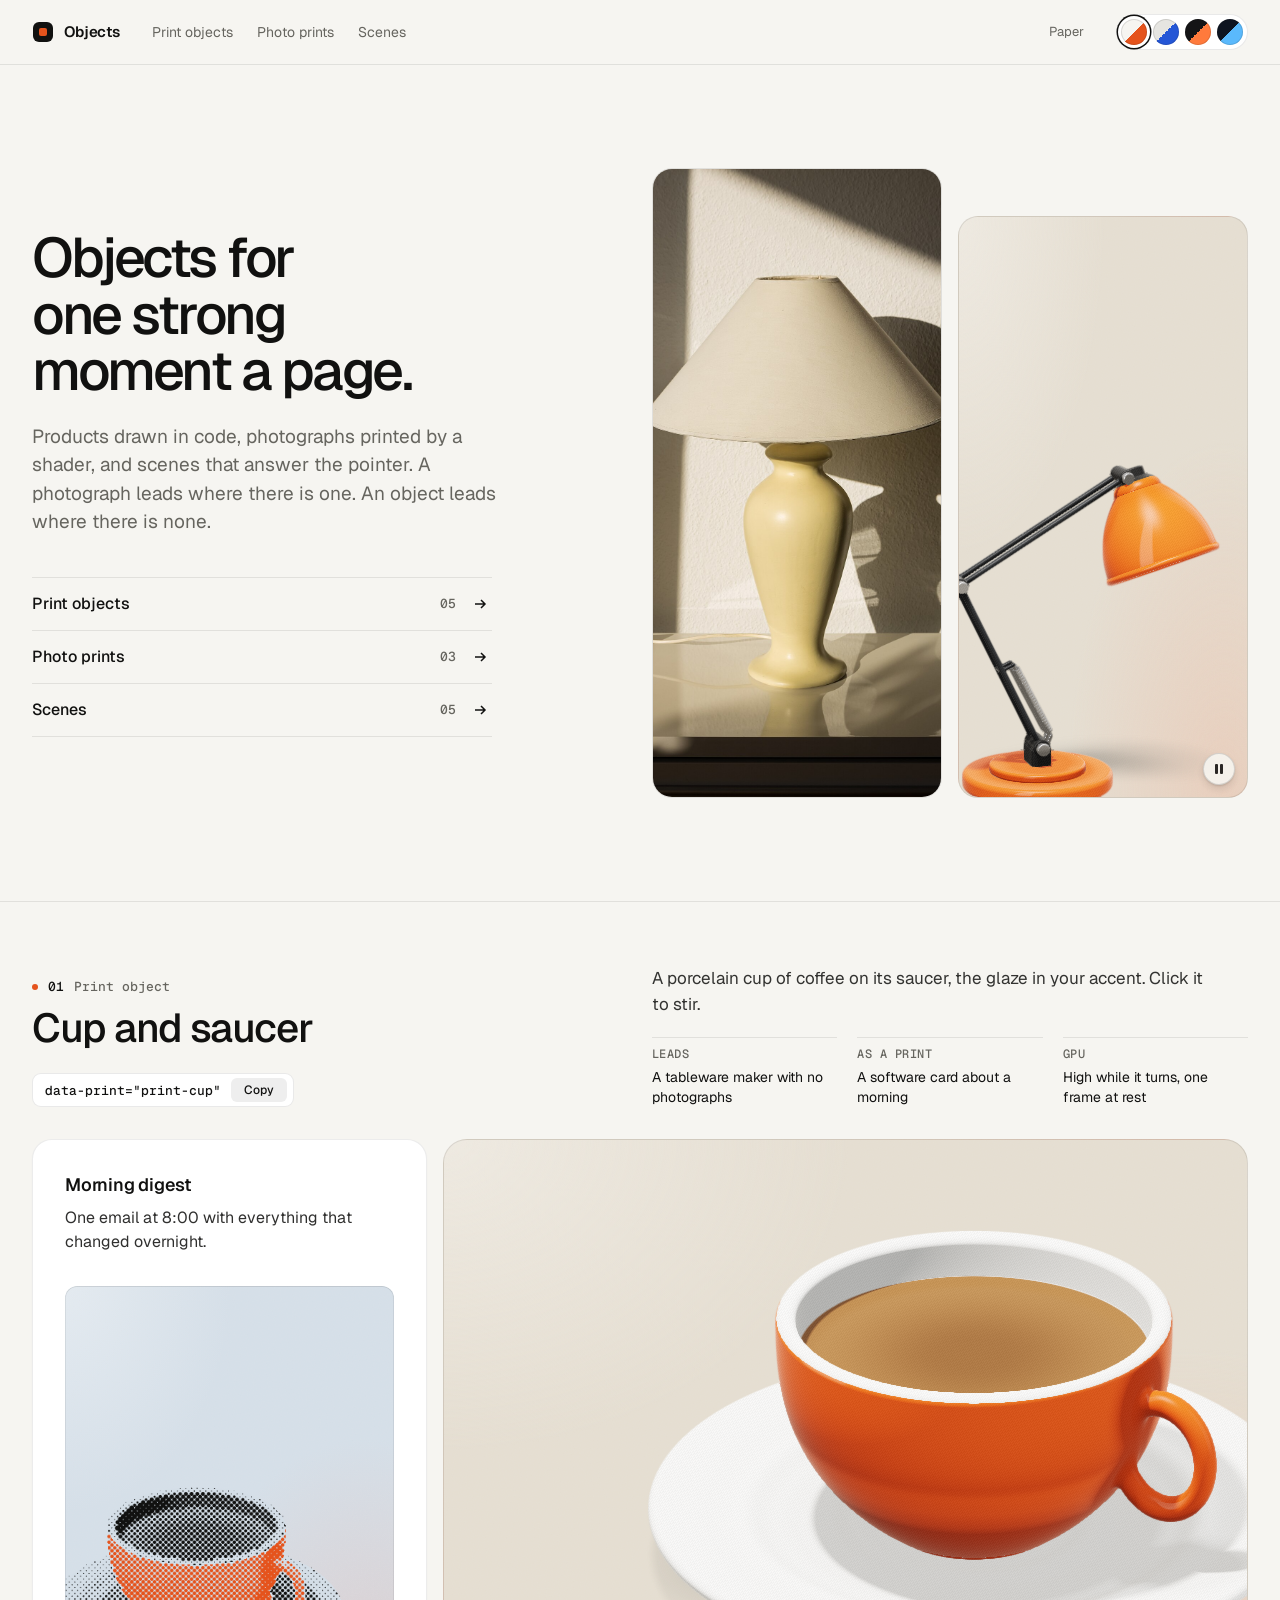
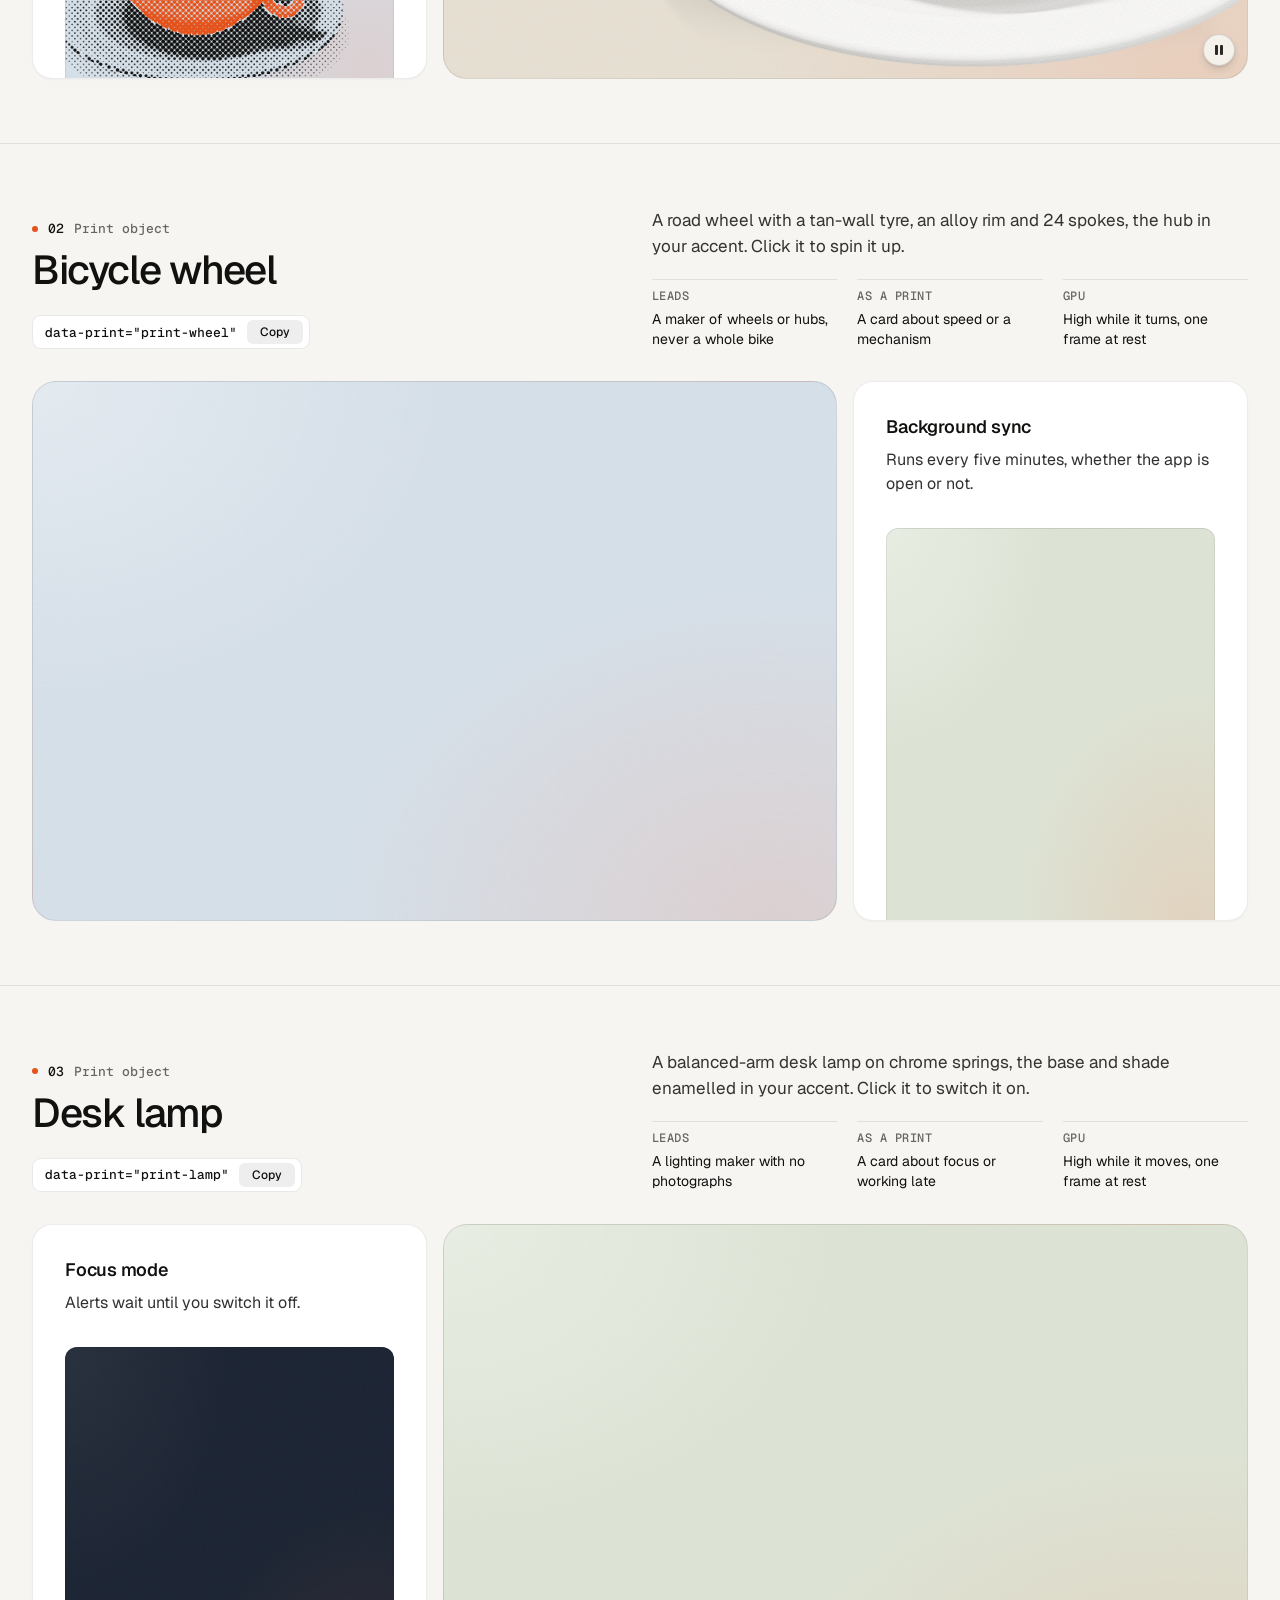
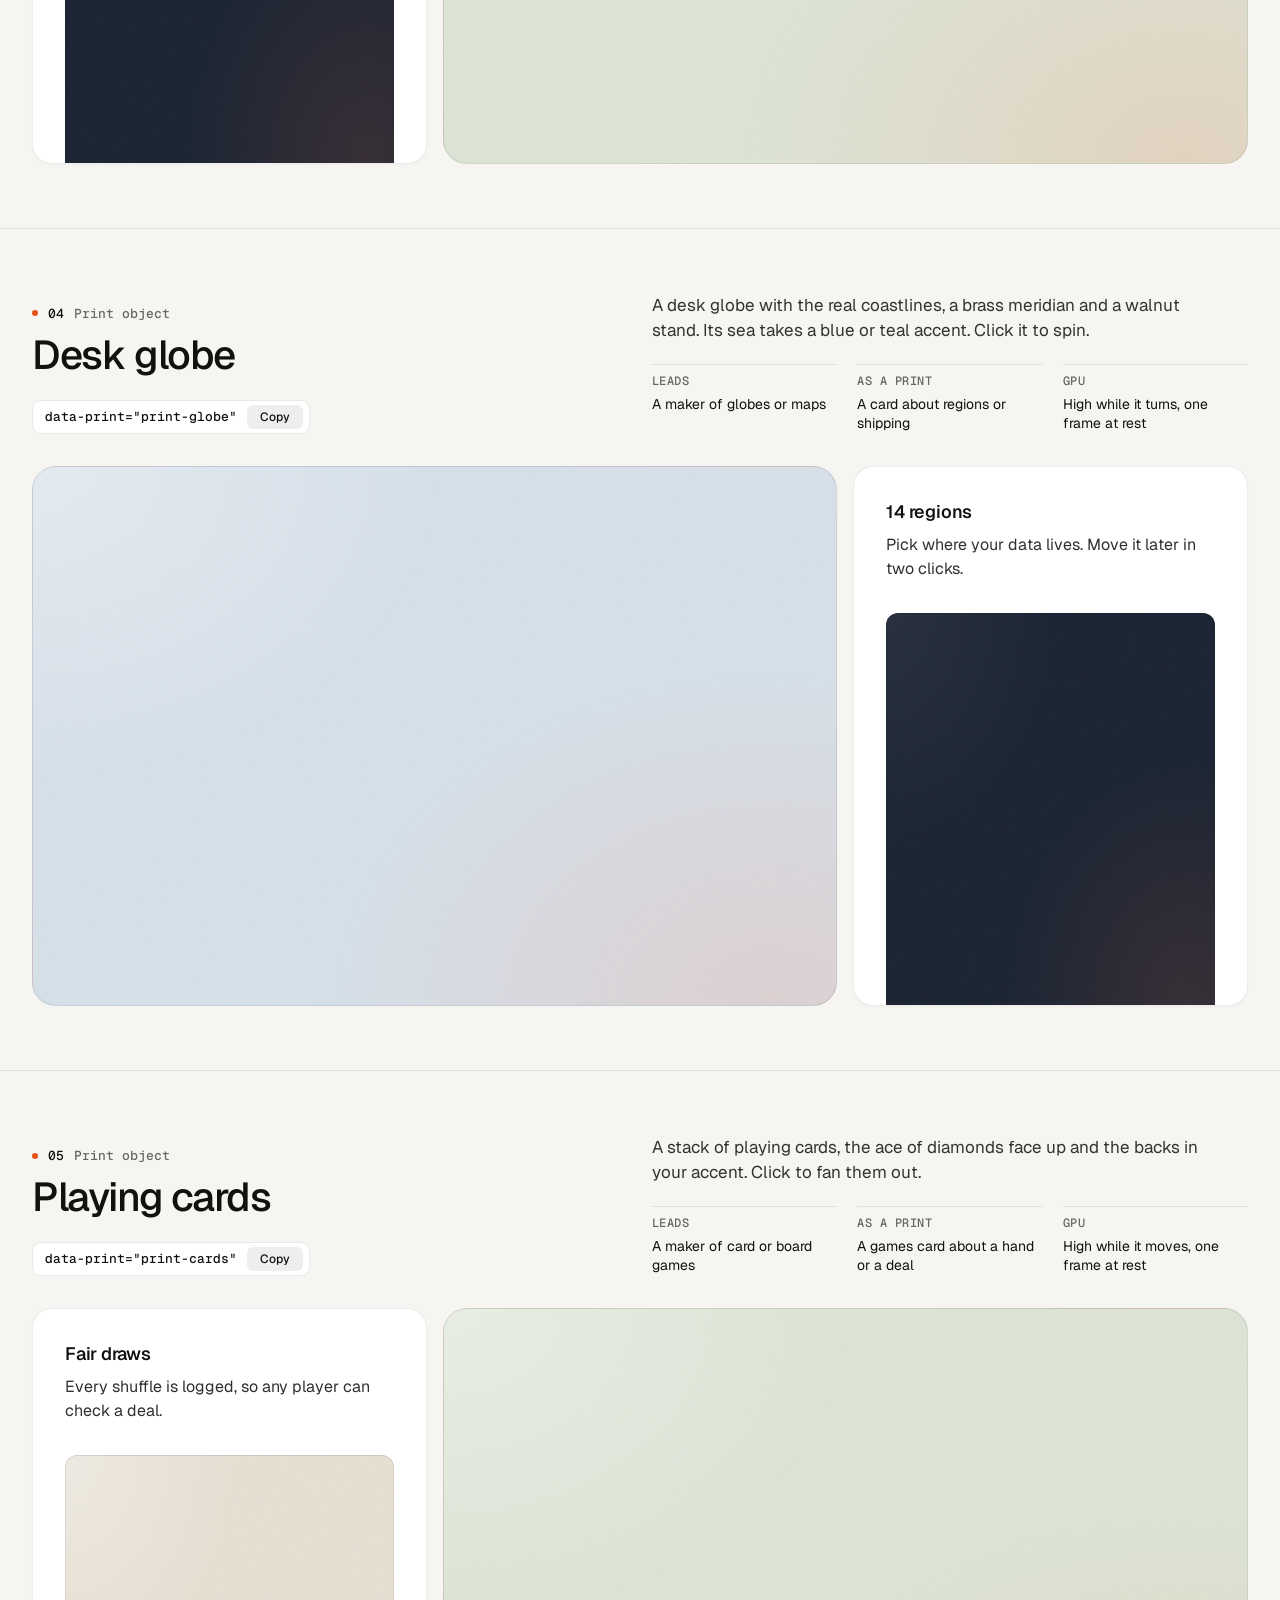
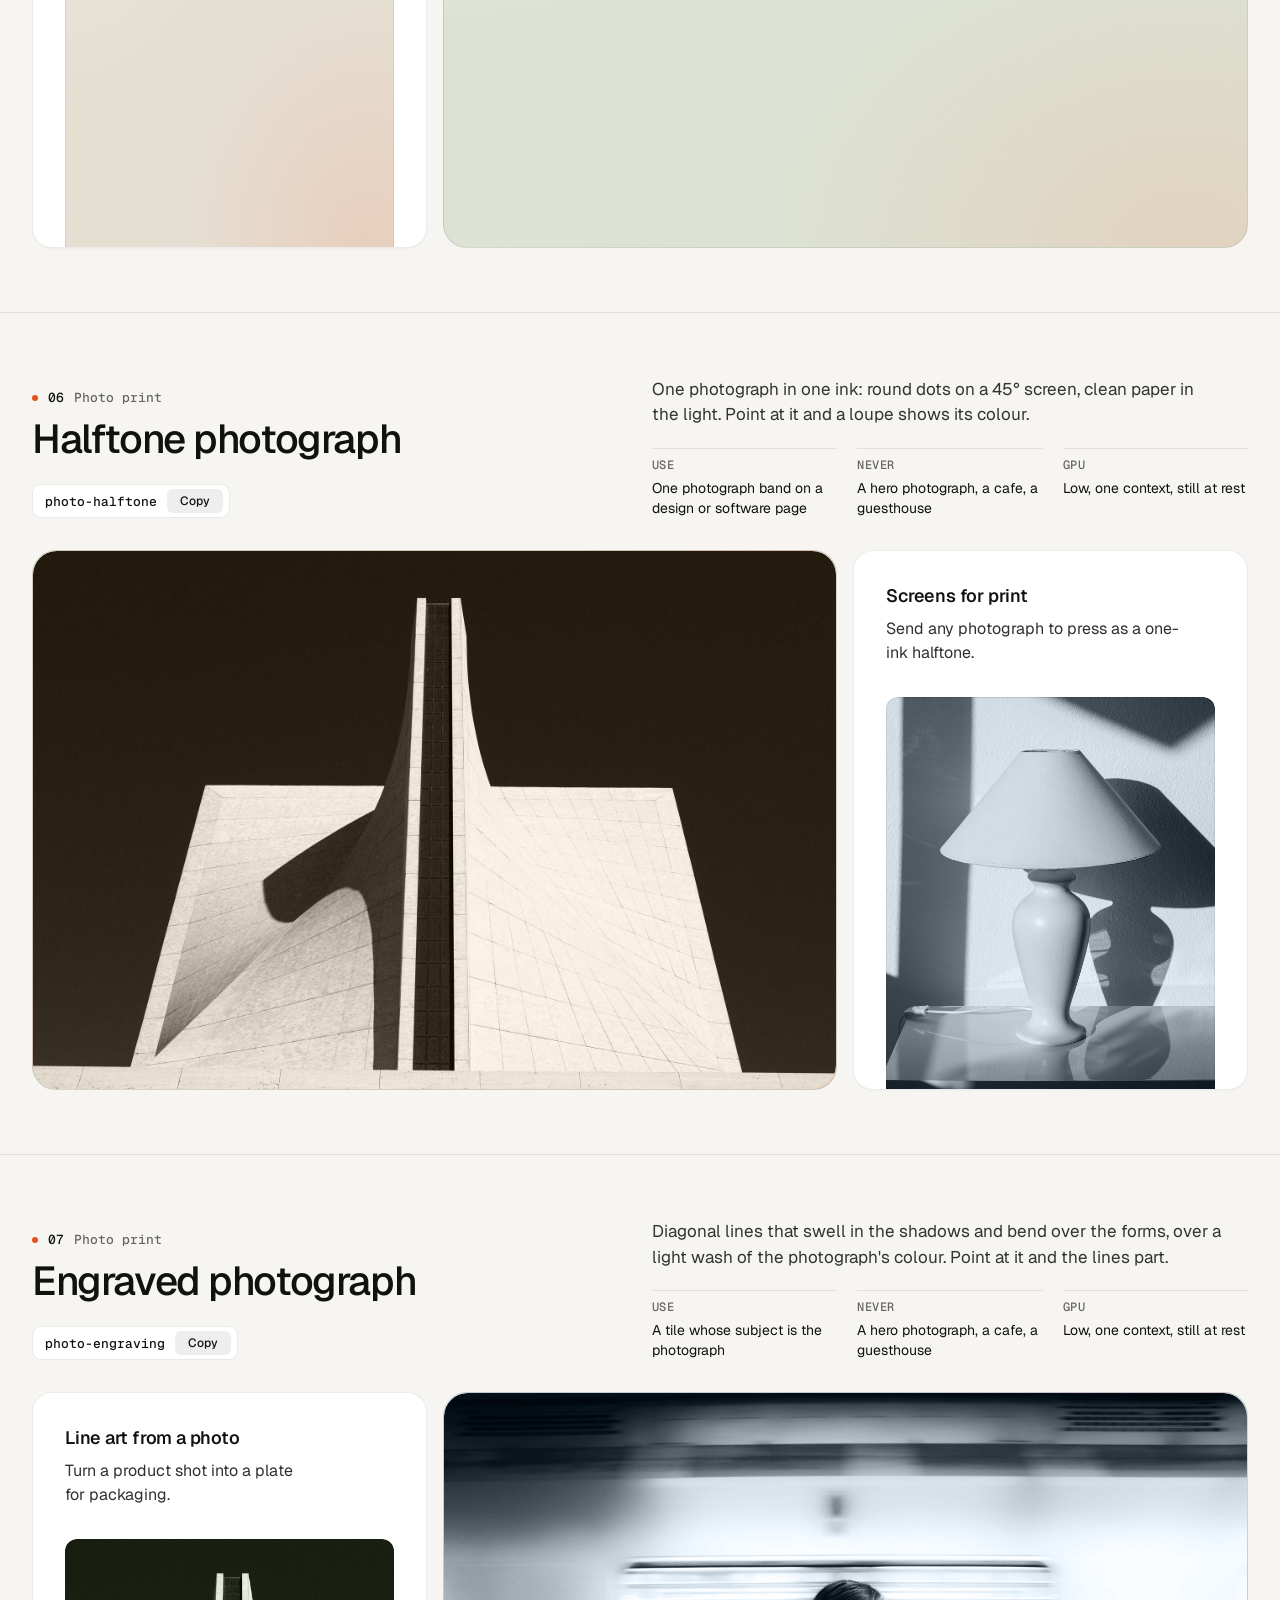
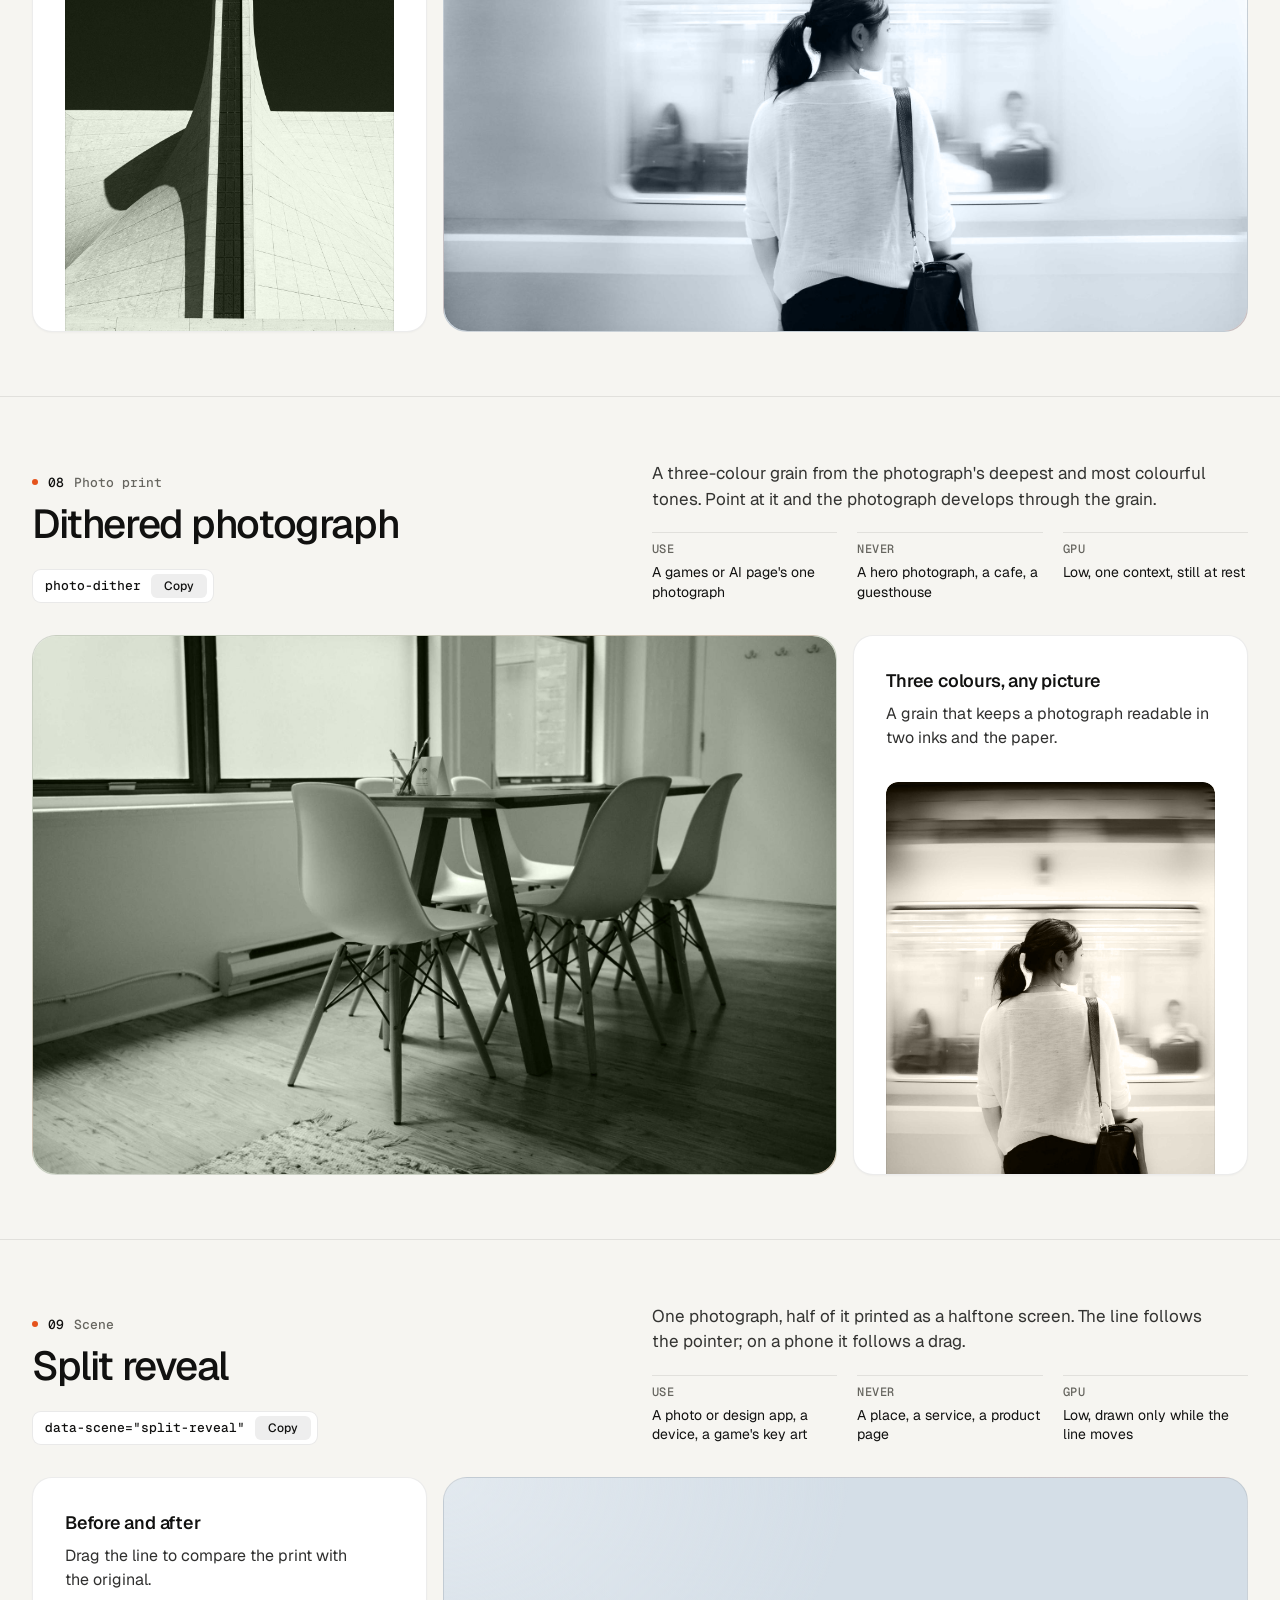
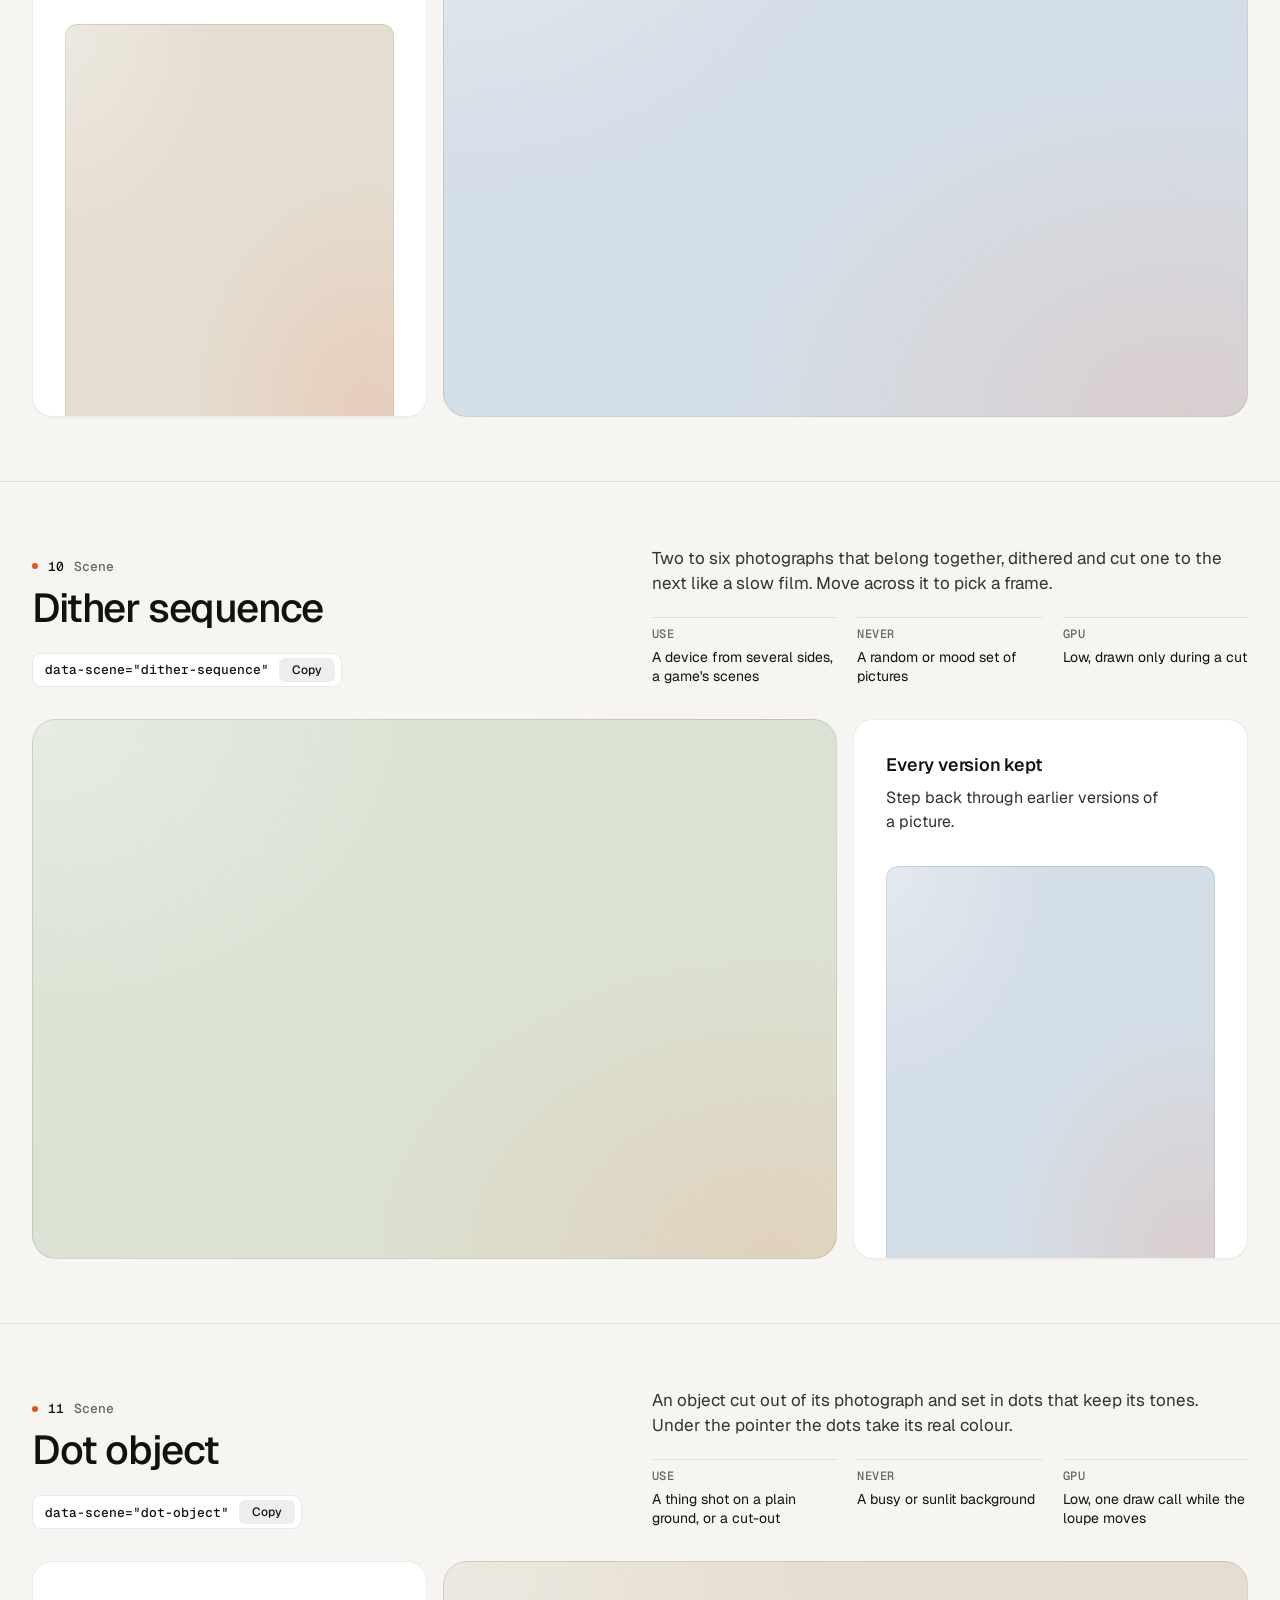
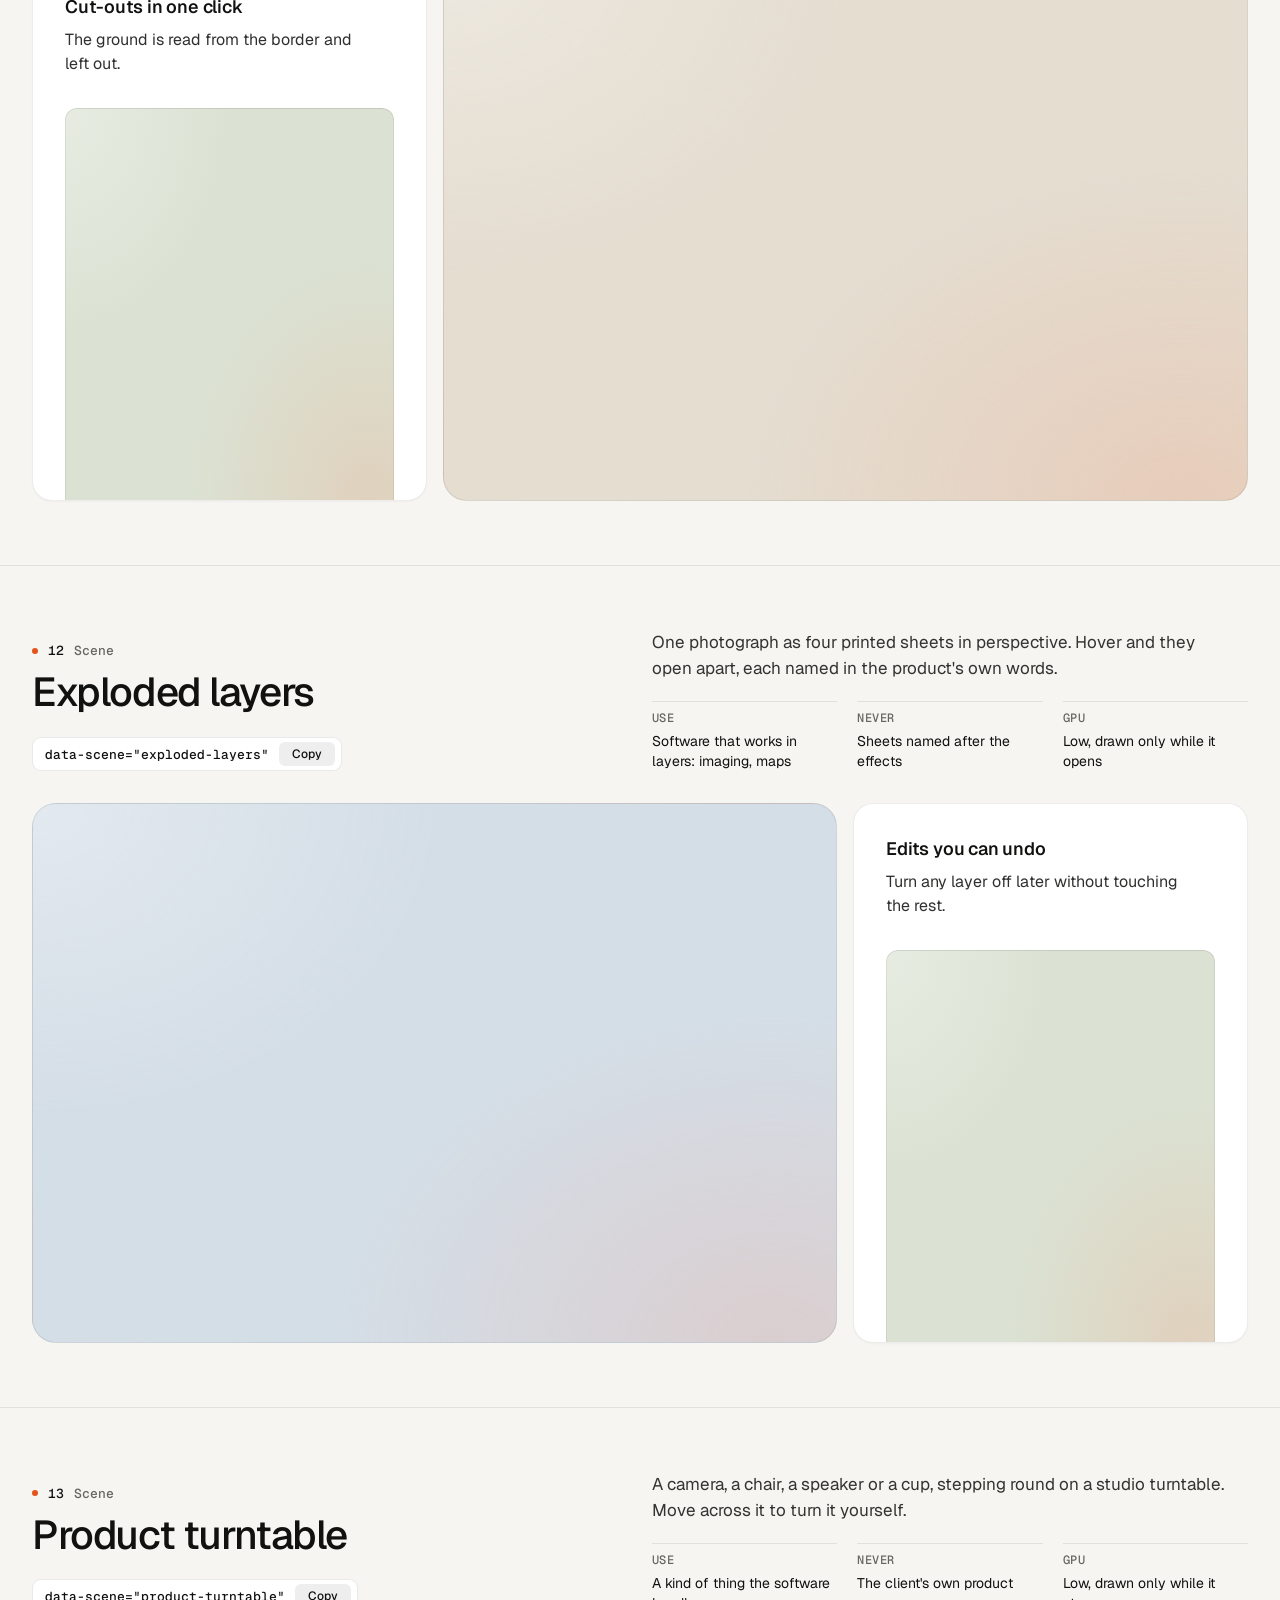
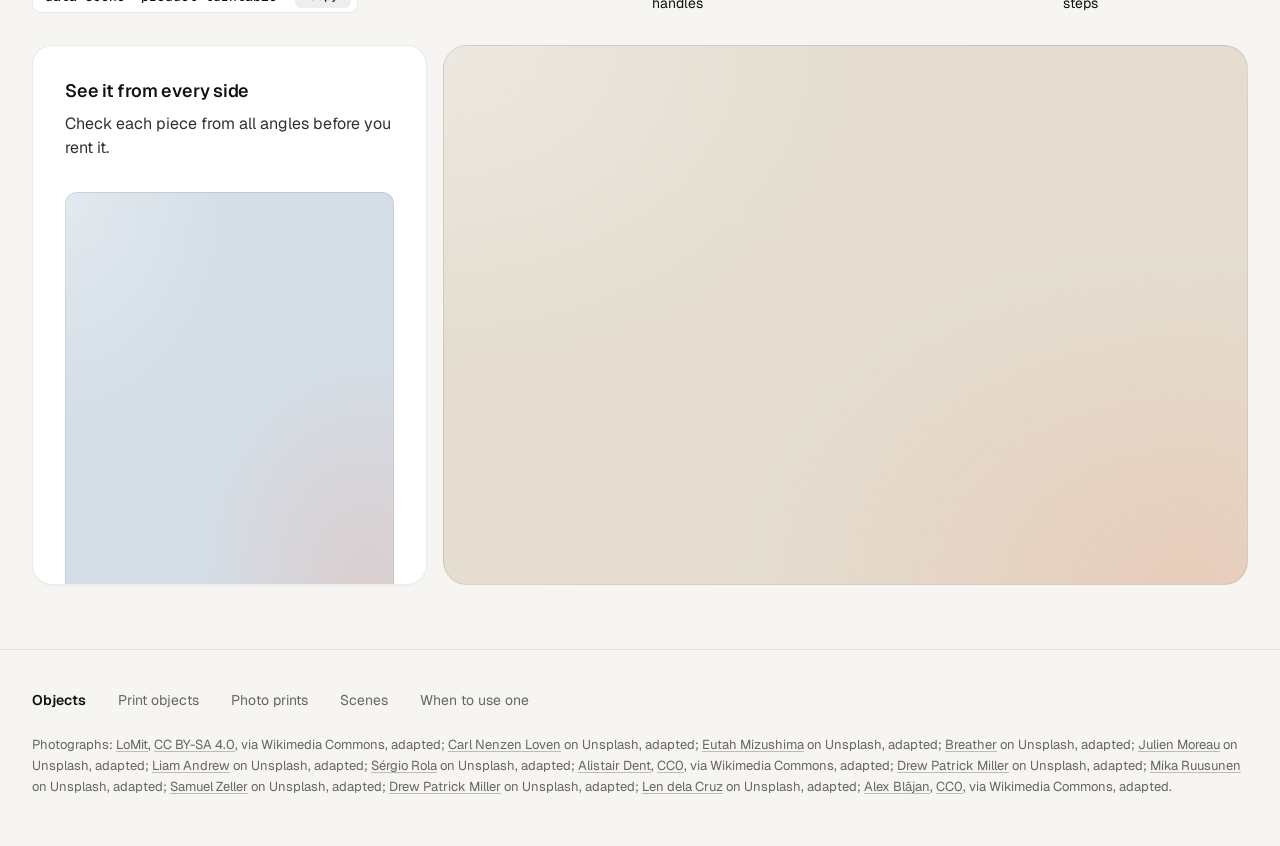
<file: design-taste-frontend/assets/objects/index.html>
<!doctype html>
<html lang="en" data-palette="paper">
<head>
<script>window.__tpGlMax = 16;   /* a gallery shows many live effects at once; a page of a site keeps the default 4 (fx.js) */</script>
<meta charset="utf-8">
<meta name="viewport" content="width=device-width, initial-scale=1">
<title>Objects</title>
<meta name="description" content="Thirteen objects for one strong moment a page: products drawn in code, photographs printed by a shader, scenes that answer the pointer.">
<link rel="icon" href="data:,">
<link rel="preconnect" href="https://fonts.googleapis.com">
<link rel="preconnect" href="https://fonts.gstatic.com" crossorigin>
<link href="https://fonts.googleapis.com/css2?family=Geist:wght@300..700&family=Geist+Mono:wght@400;500&display=swap" rel="stylesheet">
<link rel="stylesheet" href="../ui/base.css">
<link rel="stylesheet" href="../ui/cards.css">
<style>
  /* palettes: page tokens, four grounds (--g1 sand, --g2 sky, --g3 sage, --g4 deep) and the globe's sea */
  :root {
    --font-text: "Geist", system-ui, sans-serif; --font-mono: "Geist Mono", ui-monospace, monospace;
    --ease: cubic-bezier(.2, .7, .2, 1);
    --gutter: 32px; --max: 1312px;
  }
  [data-palette="paper"] { --bg: #f6f5f1; --card: #ffffff; --surface: #ffffff; --ink: #111110; --muted: #66655f; --accent: #e5531c; --accent-ink: #ffffff;
    --g1: #e4ddd0; --g2: #d4dee7; --g3: #dbe2d3; --g4: #1a2230; --sea: #2f6aa8; --line: rgb(17 17 16 / 0.09); }
  [data-palette="stone"] { --bg: #e6e5e1; --card: #f3f2ef; --surface: #f3f2ef; --ink: #1a1b1d; --muted: #5d5e62; --accent: #2456d6; --accent-ink: #ffffff;
    --g1: #d6d5d0; --g2: #c9d4df; --g3: #dad3c6; --g4: #1d2633; --sea: #2456d6; --line: rgb(26 27 29 / 0.1); }
  [data-palette="graphite"] { --bg: #0b0b0c; --card: #141416; --surface: #141416; --ink: #f2f2ef; --muted: #96979c; --accent: #ff7a3c; --accent-ink: #120c08;
    --g1: #1e1d1b; --g2: #17202a; --g3: #1b201b; --g4: #23262c; --sea: #4f9be0; --line: rgb(242 242 239 / 0.09); }
  [data-palette="night"] { --bg: #070b14; --card: #0e1420; --surface: #0e1420; --ink: #e9edf3; --muted: #8b94a4; --accent: #5ab9fc; --accent-ink: #07101a;
    --g1: #121a29; --g2: #0f2231; --g3: #16202b; --g4: #1b2536; --sea: #5ab9fc; --line: rgb(233 237 243 / 0.09); }

  * { box-sizing: border-box; }
  html { scroll-padding-top: 64px; }
  html, body { margin: 0; }
  body { font-family: var(--font-text); background: var(--bg); color: var(--ink); -webkit-font-smoothing: antialiased; font-size: 16px; line-height: 1.5;
    transition: background-color 320ms var(--ease), color 320ms var(--ease); }
  a { color: inherit; }
  .wrap { max-width: var(--max); margin: 0 auto; padding: 0 var(--gutter); }

  /* ------------------------------------------------ the bar */
  .bar { position: sticky; top: 0; z-index: 30; background: color-mix(in oklab, var(--bg) 84%, transparent); backdrop-filter: blur(16px) saturate(1.2); border-bottom: 1px solid var(--line); }
  .bar__in { height: 64px; display: flex; align-items: center; gap: 32px; }
  .brand { display: inline-flex; align-items: center; gap: 10px; font-weight: 600; font-size: 15px; letter-spacing: -0.01em; text-decoration: none; }
  .brand svg { width: 22px; height: 22px; }
  .brand svg .a { fill: var(--accent); transition: transform 420ms var(--ease); transform-origin: 11px 11px; }
  .brand:hover svg .a { transform: rotate(90deg); }
  .nav { display: flex; gap: 24px; font-size: 14px; }
  .nav a { position: relative; text-decoration: none; color: var(--muted); transition: color 180ms ease; padding: 6px 0; }
  .nav a::after { content: ""; position: absolute; left: 0; right: 0; bottom: 0; height: 1px; background: currentColor; transform: scaleX(0); transform-origin: left; transition: transform 260ms var(--ease); }
  .nav a:hover { color: var(--ink); }
  .nav a:hover::after { transform: scaleX(1); }
  .sp { flex: 1; }
  .swatches { display: flex; align-items: center; gap: 6px; padding: 4px; border-radius: 999px; border: 1px solid var(--line); background: var(--card); }
  .sw { position: relative; width: 26px; height: 26px; border-radius: 50%; border: 0; padding: 0; cursor: pointer; background: linear-gradient(135deg, var(--s-bg) 0 50%, var(--s-ac) 50% 100%);
    box-shadow: inset 0 0 0 1px rgb(0 0 0 / 0.12); transition: transform 200ms var(--ease); }
  .sw::after { content: ""; position: absolute; inset: -3px; border-radius: 50%; box-shadow: 0 0 0 1.5px var(--ink); opacity: 0; transform: scale(0.8); transition: opacity 200ms ease, transform 260ms var(--ease); }
  .sw:hover { transform: scale(1.08); }
  .sw:active { transform: scale(0.94); }
  .sw[aria-pressed="true"]::after { opacity: 1; transform: scale(1); }
  .sw:focus-visible { outline: 2px solid var(--ink); outline-offset: 3px; }
  .sw-label { font-size: 13px; color: var(--muted); min-width: 60px; text-align: right; }

  /* ------------------------------------------------ grounds: a soft lit mesh of the ground's own tone, a fine grain */
  .gr, .card > .panel.gr { --calm-k: 0%; background-color: var(--pg);
    background-image:
      radial-gradient(80% 90% at 92% 100%, color-mix(in oklab, var(--accent) 13%, var(--pg)), transparent 68%),
      radial-gradient(70% 80% at 0% 0%, color-mix(in oklab, var(--lift, #ffffff) var(--lift-k, 34%), var(--pg)), transparent 72%); }
  .gr.dk, [data-palette="graphite"] .gr, [data-palette="night"] .gr { --lift: #ffffff; --lift-k: 6%; }
  .grain { position: absolute; inset: 0; z-index: 0; pointer-events: none; opacity: .32; mix-blend-mode: soft-light; border-radius: inherit;
    background-image: url("data:image/svg+xml;utf8,<svg xmlns='http://www.w3.org/2000/svg' width='160' height='160'><filter id='n'><feTurbulence type='fractalNoise' baseFrequency='.85' numOctaves='2' stitchTiles='stitch'/><feColorMatrix values='0 0 0 0 .5  0 0 0 0 .5  0 0 0 0 .5  0 0 0 .9 0'/></filter><rect width='100%' height='100%' filter='url(%23n)'/></svg>"); }
  .slot { position: absolute; inset: 0; z-index: 1; border-radius: inherit; }
  .slot > .host { position: absolute; inset: 0; border-radius: inherit; overflow: hidden; }

  /* ------------------------------------------------ hero */
  .hero { min-height: calc(100svh - 64px); display: grid; align-items: center; padding: 56px 0; }
  .hero__grid { display: grid; grid-template-columns: repeat(12, minmax(0, 1fr)); gap: 24px; align-items: center; }
  .hero__copy { grid-column: 1 / span 5; }
  .hero h1 { margin: 0; font-size: clamp(44px, 3.4vw + 12px, 72px); line-height: 1.02; letter-spacing: -0.045em; font-weight: 520; text-wrap: balance; }
  .hero__lede { margin: 24px 0 0; font-size: 19px; line-height: 1.5; color: var(--muted); max-width: 40ch; text-wrap: pretty; }
  .index { margin: 40px 0 0; padding: 0; list-style: none; border-top: 1px solid var(--line); max-width: 460px; }
  .index a { display: grid; grid-template-columns: 1fr auto 20px; align-items: center; gap: 16px; padding: 14px 0; border-bottom: 1px solid var(--line); text-decoration: none; font-size: 16px; font-weight: 500; }
  .index a span { font: 500 13px/1 var(--font-mono); color: var(--muted); }
  .index a svg { width: 16px; height: 16px; transition: transform 260ms var(--ease); }
  .index a:hover svg { transform: translateX(4px); }
  .hero__pics { grid-column: 7 / span 6; display: grid; grid-template-columns: 1fr 1fr; gap: 16px; height: min(70svh, 660px); min-height: 440px; }
  .pic { position: relative; overflow: clip; border-radius: 20px; border: 1px solid var(--line); isolation: isolate; }
  .pic img { position: absolute; inset: 0; width: 100%; height: 100%; object-fit: cover; object-position: 50% 42%; display: block; }
  .pic--down { margin-top: 48px; }

  /* ------------------------------------------------ an object, one screen */
  .obj { min-height: calc(100svh - 64px); display: grid; align-content: center; padding: 64px 0; border-top: 1px solid var(--line); }
  .obj__head { display: grid; grid-template-columns: repeat(12, minmax(0, 1fr)); gap: 24px; align-items: end; margin-bottom: 32px; }
  .obj__title { grid-column: 1 / span 5; }
  .obj__n { margin: 0 0 14px; font: 500 13px/1 var(--font-mono); color: var(--muted); display: flex; gap: 10px; align-items: center; }
  .obj__n b { color: var(--ink); font-weight: 500; }
  .obj__n i { width: 6px; height: 6px; border-radius: 50%; background: var(--accent); display: inline-block; }
  .obj h2 { margin: 0; font-size: clamp(34px, 1.9vw + 16px, 52px); line-height: 1.04; letter-spacing: -0.035em; font-weight: 520; text-wrap: balance; }
  .obj__about { grid-column: 7 / span 6; }
  .obj__line { margin: 0; font-size: 17px; line-height: 1.5; color: color-mix(in oklab, var(--ink) 82%, var(--bg)); max-width: 52ch; text-wrap: pretty; }
  .facts { display: grid; grid-template-columns: repeat(3, minmax(0, 1fr)); gap: 20px; margin: 20px 0 0; }
  .facts div { border-top: 1px solid var(--line); padding-top: 10px; }
  .facts dt { font: 500 12px/1 var(--font-mono); color: var(--muted); text-transform: uppercase; letter-spacing: .04em; }
  .facts dd { margin: 8px 0 0; font-size: 14px; line-height: 1.4; }
  .copy { margin-top: 24px; display: inline-flex; align-items: center; gap: 10px; height: 34px; padding: 0 6px 0 12px; border-radius: 9px; border: 1px solid var(--line);
    background: var(--card); color: var(--ink); font: 500 13px/1 var(--font-mono); cursor: pointer; transition: border-color 180ms ease, transform 160ms var(--ease); }
  .copy:hover { border-color: color-mix(in oklab, var(--ink) 24%, transparent); }
  .copy:active { transform: scale(0.97); }
  .copy:focus-visible { outline: 2px solid var(--ink); outline-offset: 2px; }
  .copy em { font-style: normal; display: inline-grid; place-items: center; height: 24px; padding: 0 8px; border-radius: 6px; background: color-mix(in oklab, var(--ink) 7%, transparent); font-family: var(--font-text); font-size: 12px; overflow: hidden; }
  .copy em span { grid-area: 1 / 1; transition: transform 260ms var(--ease), opacity 200ms ease; }
  .copy em span + span { transform: translateY(110%); opacity: 0; }
  .copy.done em span:first-child { transform: translateY(-110%); opacity: 0; }
  .copy.done em span + span { transform: none; opacity: 1; }

  .duo { display: grid; grid-template-columns: repeat(12, minmax(0, 1fr)); gap: 16px; height: clamp(400px, calc(100svh - 360px), 600px); }
  .big { grid-column: 1 / span 8; position: relative; overflow: clip; isolation: isolate; border-radius: 24px; border: 1px solid var(--line); }
  .duo .card { grid-column: 9 / span 4; }
  .obj:nth-of-type(even) .big { grid-column: 5 / span 8; grid-row: 1; }
  .obj:nth-of-type(even) .duo .card { grid-column: 1 / span 4; grid-row: 1; }
  .duo .card > .panel { flex: 1 1 auto; min-height: 0; }

  /* ------------------------------------------------ footer */
  .foot { border-top: 1px solid var(--line); padding: 40px 0 48px; font-size: 14px; color: var(--muted); }
  .foot__row { display: flex; flex-wrap: wrap; gap: 12px 32px; align-items: baseline; }
  .foot__row b { color: var(--ink); font-weight: 600; }
  .foot__row a { text-decoration: none; }
  .foot__row a:hover { color: var(--ink); }
  .credits { margin: 24px 0 0; font-size: 13px; line-height: 1.6; color: var(--muted); }
  .credits a { text-decoration: underline; text-decoration-color: color-mix(in oklab, currentColor 40%, transparent); text-underline-offset: 2px; }

  @media (max-width: 1023px) {
    .hero__copy, .hero__pics { grid-column: 1 / -1; }
    .hero__pics { height: auto; min-height: 0; }
    .pic { aspect-ratio: 3 / 4; }
    .obj__title, .obj__about { grid-column: 1 / -1; }
    .duo { height: auto; grid-template-columns: minmax(0, 1fr); }
    .big, .duo .card, .obj:nth-of-type(even) .big, .obj:nth-of-type(even) .duo .card { grid-column: 1 / -1; grid-row: auto; }
    .big { aspect-ratio: 4 / 3; }
    .duo .card > .panel { flex: none; height: 320px; }
  }
  @media (max-width: 760px) {
    :root { --gutter: 16px; }
    .nav, .sw-label { display: none; }
    .hero { padding: 32px 0 40px; }
    .hero__lede { font-size: 17px; }
    .hero__pics { gap: 10px; }
    .pic { border-radius: 16px; }
    .pic--down { margin-top: 28px; }
    .obj { padding: 72px 0; min-height: 0; }
    .obj .wrap { display: flex; flex-direction: column; }
    .obj__head, .obj__about { display: contents; }
    .obj__title { order: 1; margin-bottom: 16px; }
    .obj__line { order: 2; margin-bottom: 28px; }
    .duo { order: 3; }
    .facts { order: 4; margin-top: 28px; }
    .copy, .index { display: none; }
    .facts { grid-template-columns: minmax(0, 1fr); gap: 0; }
    .facts div { display: grid; grid-template-columns: 96px 1fr; gap: 12px; padding: 10px 0; }
    .facts dd { margin: 0; }
    .big { aspect-ratio: 4 / 5; border-radius: 18px; }
    .duo .card > .panel { height: 300px; }
  }
  @media (prefers-reduced-motion: reduce) { *, *::before, *::after { transition-duration: 0ms !important; } }
</style>
</head>
<body>
<header class="bar">
  <div class="wrap bar__in">
    <a class="brand" href="#top" aria-label="Objects, back to the top">
      <svg viewBox="0 0 22 22" aria-hidden="true"><rect x="1" y="1" width="20" height="20" rx="6" fill="currentColor"/><rect class="a" x="7" y="7" width="8" height="8" rx="2"/></svg>
      Objects
    </a>
    <nav class="nav" aria-label="Families">
      <a href="#print-cup">Print objects</a>
      <a href="#photo-halftone">Photo prints</a>
      <a href="#split-reveal">Scenes</a>
    </nav>
    <span class="sp"></span>
    <span class="sw-label" id="sw-label">Paper</span>
    <div class="swatches" role="group" aria-label="Palette">
      <button type="button" class="sw" data-pal="paper" aria-label="Paper" aria-pressed="true" style="--s-bg:#f6f5f1;--s-ac:#e5531c"></button>
      <button type="button" class="sw" data-pal="stone" aria-label="Stone" aria-pressed="false" style="--s-bg:#e6e5e1;--s-ac:#2456d6"></button>
      <button type="button" class="sw" data-pal="graphite" aria-label="Graphite" aria-pressed="false" style="--s-bg:#141416;--s-ac:#ff7a3c"></button>
      <button type="button" class="sw" data-pal="night" aria-label="Night" aria-pressed="false" style="--s-bg:#0e1420;--s-ac:#5ab9fc"></button>
    </div>
  </div>
</header>

<main id="top">
  <section class="hero">
    <div class="wrap hero__grid">
      <div class="hero__copy">
        <h1>Objects for one strong moment a page.</h1>
        <p class="hero__lede">Products drawn in code, photographs printed by a shader, and scenes that answer the pointer. A photograph leads where there is one. An object leads where there is none.</p>
        <ul class="index">
          <li><a href="#print-cup">Print objects <span>05</span><svg viewBox="0 0 16 16" fill="none" stroke="currentColor" stroke-width="1.5" aria-hidden="true"><path d="M3 8h10M9 4l4 4-4 4"/></svg></a></li>
          <li><a href="#photo-halftone">Photo prints <span>03</span><svg viewBox="0 0 16 16" fill="none" stroke="currentColor" stroke-width="1.5" aria-hidden="true"><path d="M3 8h10M9 4l4 4-4 4"/></svg></a></li>
          <li><a href="#split-reveal">Scenes <span>05</span><svg viewBox="0 0 16 16" fill="none" stroke="currentColor" stroke-width="1.5" aria-hidden="true"><path d="M3 8h10M9 4l4 4-4 4"/></svg></a></li>
        </ul>
      </div>
      <div class="hero__pics">
        <div class="pic"><img src="photo-kit/photos/lamp.jpg" width="1280" height="1757" alt="Cream ceramic table lamp on a glossy side table in low sun" decoding="async"></div>
        <article class="pic pic--down gr" style="--pg: var(--g1)" aria-label="A balanced-arm desk lamp">
          <div class="grain"></div>
          <div class="slot" data-slot='{"kind":"print","id":"print-lamp","place":"card","ground":"g1","params":{"size":1.06,"x":-0.08,"y":-0.2}}'></div>
        </article>
      </div>
    </div>
  </section>

  <!-- ===================================================== print objects -->
  <section class="obj" id="print-cup">
    <div class="wrap">
      <div class="obj__head">
        <div class="obj__title"><p class="obj__n"><i></i><b>01</b> Print object</p><h2>Cup and saucer</h2>
          <button type="button" class="copy" data-copy='<div data-print="print-cup" data-print-place="card"></div>'>data-print="print-cup"<em><span>Copy</span><span>Copied</span></em></button></div>
        <div class="obj__about">
          <p class="obj__line">A porcelain cup of coffee on its saucer, the glaze in your accent. Click it to stir.</p>
          <dl class="facts"><div><dt>Leads</dt><dd>A tableware maker with no photographs</dd></div><div><dt>As a print</dt><dd>A software card about a morning</dd></div><div><dt>GPU</dt><dd>High while it turns, one frame at rest</dd></div></dl>
        </div>
      </div>
      <div class="duo">
        <article class="big gr" style="--pg: var(--g1)"><div class="grain"></div>
          <div class="slot" data-slot='{"kind":"print","id":"print-cup","place":"hero","ground":"g1","params":{"size":0.96,"x":0.16,"y":-0.04}}'></div></article>
        <article class="card"><h3>Morning digest</h3><p>One email at 8:00 with everything that changed overnight.</p>
          <div class="panel gr" style="--pg: var(--g2)"><div class="grain"></div>
            <div class="slot" data-slot='{"kind":"print","id":"print-cup","place":"card","ground":"g2","params":{"effect":"halftone","turn":0}}'></div></div></article>
      </div>
    </div>
  </section>

  <section class="obj" id="print-wheel">
    <div class="wrap">
      <div class="obj__head">
        <div class="obj__title"><p class="obj__n"><i></i><b>02</b> Print object</p><h2>Bicycle wheel</h2>
          <button type="button" class="copy" data-copy='<div data-print="print-wheel" data-print-place="card"></div>'>data-print="print-wheel"<em><span>Copy</span><span>Copied</span></em></button></div>
        <div class="obj__about">
          <p class="obj__line">A road wheel with a tan-wall tyre, an alloy rim and 24 spokes, the hub in your accent. Click it to spin it up.</p>
          <dl class="facts"><div><dt>Leads</dt><dd>A maker of wheels or hubs, never a whole bike</dd></div><div><dt>As a print</dt><dd>A card about speed or a mechanism</dd></div><div><dt>GPU</dt><dd>High while it turns, one frame at rest</dd></div></dl>
        </div>
      </div>
      <div class="duo">
        <article class="big gr" style="--pg: var(--g2)"><div class="grain"></div>
          <div class="slot" data-slot='{"kind":"print","id":"print-wheel","place":"card","ground":"g2","params":{"size":1.34,"x":-0.08,"y":-0.3}}'></div></article>
        <article class="card"><h3>Background sync</h3><p>Runs every five minutes, whether the app is open or not.</p>
          <div class="panel gr" style="--pg: var(--g3)"><div class="grain"></div>
            <div class="slot" data-slot='{"kind":"print","id":"print-wheel","place":"card","ground":"g3","params":{"effect":"halftone","turn":0}}'></div></div></article>
      </div>
    </div>
  </section>

  <section class="obj" id="print-lamp">
    <div class="wrap">
      <div class="obj__head">
        <div class="obj__title"><p class="obj__n"><i></i><b>03</b> Print object</p><h2>Desk lamp</h2>
          <button type="button" class="copy" data-copy='<div data-print="print-lamp" data-print-place="card"></div>'>data-print="print-lamp"<em><span>Copy</span><span>Copied</span></em></button></div>
        <div class="obj__about">
          <p class="obj__line">A balanced-arm desk lamp on chrome springs, the base and shade enamelled in your accent. Click it to switch it on.</p>
          <dl class="facts"><div><dt>Leads</dt><dd>A lighting maker with no photographs</dd></div><div><dt>As a print</dt><dd>A card about focus or working late</dd></div><div><dt>GPU</dt><dd>High while it moves, one frame at rest</dd></div></dl>
        </div>
      </div>
      <div class="duo">
        <article class="big gr" style="--pg: var(--g3)"><div class="grain"></div>
          <div class="slot" data-slot='{"kind":"print","id":"print-lamp","place":"hero","ground":"g3","params":{"size":0.98,"x":0.14,"y":-0.06,"angle":-24}}'></div></article>
        <article class="card"><h3>Focus mode</h3><p>Alerts wait until you switch it off.</p>
          <div class="panel gr dk" style="--pg: var(--g4)"><div class="grain"></div>
            <div class="slot" data-slot='{"kind":"print","id":"print-lamp","place":"card","ground":"g4","params":{"effect":"dither","step":1,"turn":0}}' aria-label="A desk lamp, switched on"></div></div></article>
      </div>
    </div>
  </section>

  <section class="obj" id="print-globe">
    <div class="wrap">
      <div class="obj__head">
        <div class="obj__title"><p class="obj__n"><i></i><b>04</b> Print object</p><h2>Desk globe</h2>
          <button type="button" class="copy" data-copy='<div data-print="print-globe" data-print-place="card" data-print-params=&apos;{"effect":"engrave"}&apos;></div>'>data-print="print-globe"<em><span>Copy</span><span>Copied</span></em></button></div>
        <div class="obj__about">
          <p class="obj__line">A desk globe with the real coastlines, a brass meridian and a walnut stand. Its sea takes a blue or teal accent. Click it to spin.</p>
          <dl class="facts"><div><dt>Leads</dt><dd>A maker of globes or maps</dd></div><div><dt>As a print</dt><dd>A card about regions or shipping</dd></div><div><dt>GPU</dt><dd>High while it turns, one frame at rest</dd></div></dl>
        </div>
      </div>
      <div class="duo">
        <article class="big gr" style="--pg: var(--g2)"><div class="grain"></div>
          <div class="slot" data-slot='{"kind":"print","id":"print-globe","place":"card","ground":"g2","sea":true,"params":{"size":1.3,"x":-0.1,"y":-0.3}}'></div></article>
        <article class="card"><h3>14 regions</h3><p>Pick where your data lives. Move it later in two clicks.</p>
          <div class="panel gr dk" style="--pg: var(--g4)"><div class="grain"></div>
            <div class="slot" data-slot='{"kind":"print","id":"print-globe","place":"card","ground":"g4","sea":true,"params":{"effect":"engrave","turn":0}}'></div></div></article>
      </div>
    </div>
  </section>

  <section class="obj" id="print-cards">
    <div class="wrap">
      <div class="obj__head">
        <div class="obj__title"><p class="obj__n"><i></i><b>05</b> Print object</p><h2>Playing cards</h2>
          <button type="button" class="copy" data-copy='<div data-print="print-cards" data-print-place="card"></div>'>data-print="print-cards"<em><span>Copy</span><span>Copied</span></em></button></div>
        <div class="obj__about">
          <p class="obj__line">A stack of playing cards, the ace of diamonds face up and the backs in your accent. Click to fan them out.</p>
          <dl class="facts"><div><dt>Leads</dt><dd>A maker of card or board games</dd></div><div><dt>As a print</dt><dd>A games card about a hand or a deal</dd></div><div><dt>GPU</dt><dd>High while it moves, one frame at rest</dd></div></dl>
        </div>
      </div>
      <div class="duo">
        <article class="big gr" style="--pg: var(--g3)"><div class="grain"></div>
          <div class="slot" data-slot='{"kind":"print","id":"print-cards","place":"hero","ground":"g3","params":{"size":0.98,"x":0.16,"y":-0.04}}'></div></article>
        <article class="card"><h3>Fair draws</h3><p>Every shuffle is logged, so any player can check a deal.</p>
          <div class="panel gr" style="--pg: var(--g1)"><div class="grain"></div>
            <div class="slot" data-slot='{"kind":"print","id":"print-cards","place":"card","ground":"g1","params":{"effect":"halftone","turn":0}}'></div></div></article>
      </div>
    </div>
  </section>

  <!-- ===================================================== photo prints -->
  <section class="obj" id="photo-halftone">
    <div class="wrap">
      <div class="obj__head">
        <div class="obj__title"><p class="obj__n"><i></i><b>06</b> Photo print</p><h2>Halftone photograph</h2>
          <button type="button" class="copy" data-copy="import print from './assets/objects/photo-halftone/object.js'; print.mount(frame, { palette: fx.readPalette(frame) });">photo-halftone<em><span>Copy</span><span>Copied</span></em></button></div>
        <div class="obj__about">
          <p class="obj__line">One photograph in one ink: round dots on a 45° screen, clean paper in the light. Point at it and a loupe shows its colour.</p>
          <dl class="facts"><div><dt>Use</dt><dd>One photograph band on a design or software page</dd></div><div><dt>Never</dt><dd>A hero photograph, a cafe, a guesthouse</dd></div><div><dt>GPU</dt><dd>Low, one context, still at rest</dd></div></dl>
        </div>
      </div>
      <div class="duo">
        <article class="big gr" style="--pg: var(--g1)">
          <div class="slot" data-slot='{"kind":"photo","id":"photo-halftone","ground":"g1","photo":"concrete"}'></div></article>
        <article class="card"><h3>Screens for print</h3><p>Send any photograph to press as a one-ink halftone.</p>
          <div class="panel gr" style="--pg: var(--g2)">
            <div class="slot" data-slot='{"kind":"photo","id":"photo-halftone","ground":"g2","photo":"lamp","params":{"tint":1}}'></div></div></article>
      </div>
    </div>
  </section>

  <section class="obj" id="photo-engraving">
    <div class="wrap">
      <div class="obj__head">
        <div class="obj__title"><p class="obj__n"><i></i><b>07</b> Photo print</p><h2>Engraved photograph</h2>
          <button type="button" class="copy" data-copy="import print from './assets/objects/photo-engraving/object.js'; print.mount(frame, { palette: fx.readPalette(frame) });">photo-engraving<em><span>Copy</span><span>Copied</span></em></button></div>
        <div class="obj__about">
          <p class="obj__line">Diagonal lines that swell in the shadows and bend over the forms, over a light wash of the photograph's colour. Point at it and the lines part.</p>
          <dl class="facts"><div><dt>Use</dt><dd>A tile whose subject is the photograph</dd></div><div><dt>Never</dt><dd>A hero photograph, a cafe, a guesthouse</dd></div><div><dt>GPU</dt><dd>Low, one context, still at rest</dd></div></dl>
        </div>
      </div>
      <div class="duo">
        <article class="big gr" style="--pg: var(--g2)">
          <div class="slot" data-slot='{"kind":"photo","id":"photo-engraving","ground":"g2","photo":"platform","photoDark":"concrete"}'></div></article>
        <article class="card"><h3>Line art from a photo</h3><p>Turn a product shot into a plate for packaging.</p>
          <div class="panel gr" style="--pg: var(--g3)">
            <div class="slot" data-slot='{"kind":"photo","id":"photo-engraving","ground":"g3","photo":"concrete","photoDark":"room"}'></div></div></article>
      </div>
    </div>
  </section>

  <section class="obj" id="photo-dither">
    <div class="wrap">
      <div class="obj__head">
        <div class="obj__title"><p class="obj__n"><i></i><b>08</b> Photo print</p><h2>Dithered photograph</h2>
          <button type="button" class="copy" data-copy="import print from './assets/objects/photo-dither/object.js'; print.mount(frame, { palette: fx.readPalette(frame) });">photo-dither<em><span>Copy</span><span>Copied</span></em></button></div>
        <div class="obj__about">
          <p class="obj__line">A three-colour grain from the photograph's deepest and most colourful tones. Point at it and the photograph develops through the grain.</p>
          <dl class="facts"><div><dt>Use</dt><dd>A games or AI page's one photograph</dd></div><div><dt>Never</dt><dd>A hero photograph, a cafe, a guesthouse</dd></div><div><dt>GPU</dt><dd>Low, one context, still at rest</dd></div></dl>
        </div>
      </div>
      <div class="duo">
        <article class="big gr" style="--pg: var(--g3)">
          <div class="slot" data-slot='{"kind":"photo","id":"photo-dither","ground":"g3","photo":"room"}'></div></article>
        <article class="card"><h3>Three colours, any picture</h3><p>A grain that keeps a photograph readable in two inks and the paper.</p>
          <div class="panel gr" style="--pg: var(--g1)">
            <div class="slot" data-slot='{"kind":"photo","id":"photo-dither","ground":"g1","photo":"platform"}'></div></div></article>
      </div>
    </div>
  </section>

  <!-- ===================================================== scenes -->
  <section class="obj" id="split-reveal">
    <div class="wrap">
      <div class="obj__head">
        <div class="obj__title"><p class="obj__n"><i></i><b>09</b> Scene</p><h2>Split reveal</h2>
          <button type="button" class="copy" data-copy='<div data-scene="split-reveal" data-scene-src="assets/img/photo.jpg"></div>'>data-scene="split-reveal"<em><span>Copy</span><span>Copied</span></em></button></div>
        <div class="obj__about">
          <p class="obj__line">One photograph, half of it printed as a halftone screen. The line follows the pointer; on a phone it follows a drag.</p>
          <dl class="facts"><div><dt>Use</dt><dd>A photo or design app, a device, a game's key art</dd></div><div><dt>Never</dt><dd>A place, a service, a product page</dd></div><div><dt>GPU</dt><dd>Low, drawn only while the line moves</dd></div></dl>
        </div>
      </div>
      <div class="duo">
        <article class="big gr" style="--pg: var(--g2)">
          <div class="slot" data-slot='{"kind":"scene","id":"split-reveal","ground":"g2","src":"default"}'></div></article>
        <article class="card"><h3>Before and after</h3><p>Drag the line to compare the print with the original.</p>
          <div class="panel gr" style="--pg: var(--g1)">
            <div class="slot" data-slot='{"kind":"scene","id":"split-reveal","ground":"g1","src":"roof","params":{"side":"right","split":0.42}}'></div></div></article>
      </div>
    </div>
  </section>

  <section class="obj" id="dither-sequence">
    <div class="wrap">
      <div class="obj__head">
        <div class="obj__title"><p class="obj__n"><i></i><b>10</b> Scene</p><h2>Dither sequence</h2>
          <button type="button" class="copy" data-copy='<div data-scene="dither-sequence" data-scene-src=&apos;[{"src":"a.jpg"},{"src":"b.jpg"}]&apos;></div>'>data-scene="dither-sequence"<em><span>Copy</span><span>Copied</span></em></button></div>
        <div class="obj__about">
          <p class="obj__line">Two to six photographs that belong together, dithered and cut one to the next like a slow film. Move across it to pick a frame.</p>
          <dl class="facts"><div><dt>Use</dt><dd>A device from several sides, a game's scenes</dd></div><div><dt>Never</dt><dd>A random or mood set of pictures</dd></div><div><dt>GPU</dt><dd>Low, drawn only during a cut</dd></div></dl>
        </div>
      </div>
      <div class="duo">
        <article class="big gr" style="--pg: var(--g3)">
          <div class="slot" data-slot='{"kind":"scene","id":"dither-sequence","ground":"g3","src":"default"}'></div></article>
        <article class="card"><h3>Every version kept</h3><p>Step back through earlier versions of a picture.</p>
          <div class="panel gr" style="--pg: var(--g2)">
            <div class="slot" data-slot='{"kind":"scene","id":"dither-sequence","ground":"g2","src":"spirals","params":{"fit":"contain","autoplay":0}}'></div></div></article>
      </div>
    </div>
  </section>

  <section class="obj" id="dot-object">
    <div class="wrap">
      <div class="obj__head">
        <div class="obj__title"><p class="obj__n"><i></i><b>11</b> Scene</p><h2>Dot object</h2>
          <button type="button" class="copy" data-copy='<div data-scene="dot-object" data-scene-src="assets/img/object-on-white.jpg"></div>'>data-scene="dot-object"<em><span>Copy</span><span>Copied</span></em></button></div>
        <div class="obj__about">
          <p class="obj__line">An object cut out of its photograph and set in dots that keep its tones. Under the pointer the dots take its real colour.</p>
          <dl class="facts"><div><dt>Use</dt><dd>A thing shot on a plain ground, or a cut-out</dd></div><div><dt>Never</dt><dd>A busy or sunlit background</dd></div><div><dt>GPU</dt><dd>Low, one draw call while the loupe moves</dd></div></dl>
        </div>
      </div>
      <div class="duo">
        <article class="big gr" style="--pg: var(--g1)">
          <div class="slot" data-slot='{"kind":"scene","id":"dot-object","ground":"g1","src":"default"}'></div></article>
        <article class="card"><h3>Cut-outs in one click</h3><p>The ground is read from the border and left out.</p>
          <div class="panel gr" style="--pg: var(--g3)">
            <div class="slot" data-slot='{"kind":"scene","id":"dot-object","ground":"g3","src":"dahlia"}'></div></div></article>
      </div>
    </div>
  </section>

  <section class="obj" id="exploded-layers">
    <div class="wrap">
      <div class="obj__head">
        <div class="obj__title"><p class="obj__n"><i></i><b>12</b> Scene</p><h2>Exploded layers</h2>
          <button type="button" class="copy" data-copy='<div data-scene="exploded-layers" data-scene-src="assets/img/photo.jpg" data-scene-params=&apos;{"names":["Photo","Colour","Light","Depth"]}&apos;></div>'>data-scene="exploded-layers"<em><span>Copy</span><span>Copied</span></em></button></div>
        <div class="obj__about">
          <p class="obj__line">One photograph as four printed sheets in perspective. Hover and they open apart, each named in the product's own words.</p>
          <dl class="facts"><div><dt>Use</dt><dd>Software that works in layers: imaging, maps</dd></div><div><dt>Never</dt><dd>Sheets named after the effects</dd></div><div><dt>GPU</dt><dd>Low, drawn only while it opens</dd></div></dl>
        </div>
      </div>
      <div class="duo">
        <article class="big gr" style="--pg: var(--g2)">
          <div class="slot" data-slot='{"kind":"scene","id":"exploded-layers","ground":"g2","src":"default","params":{"names":["Photo","Colour","Light","Depth"]}}'></div></article>
        <article class="card"><h3>Edits you can undo</h3><p>Turn any layer off later without touching the rest.</p>
          <div class="panel gr" style="--pg: var(--g3)">
            <div class="slot" data-slot='{"kind":"scene","id":"exploded-layers","ground":"g3","src":"lattice"}'></div></div></article>
      </div>
    </div>
  </section>

  <section class="obj" id="product-turntable">
    <div class="wrap">
      <div class="obj__head">
        <div class="obj__title"><p class="obj__n"><i></i><b>13</b> Scene</p><h2>Product turntable</h2>
          <button type="button" class="copy" data-copy='<div data-scene="product-turntable" data-scene-params=&apos;{"form":"chair"}&apos;></div>'>data-scene="product-turntable"<em><span>Copy</span><span>Copied</span></em></button></div>
        <div class="obj__about">
          <p class="obj__line">A camera, a chair, a speaker or a cup, stepping round on a studio turntable. Move across it to turn it yourself.</p>
          <dl class="facts"><div><dt>Use</dt><dd>A kind of thing the software handles</dd></div><div><dt>Never</dt><dd>The client's own product</dd></div><div><dt>GPU</dt><dd>Low, drawn only while it steps</dd></div></dl>
        </div>
      </div>
      <div class="duo">
        <article class="big gr" style="--pg: var(--g1)">
          <div class="slot" data-slot='{"kind":"scene","id":"product-turntable","ground":"g1","params":{"form":"camera"}}' aria-label="A camera on a turntable"></div></article>
        <article class="card"><h3>See it from every side</h3><p>Check each piece from all angles before you rent it.</p>
          <div class="panel gr" style="--pg: var(--g2)">
            <div class="slot" data-slot='{"kind":"scene","id":"product-turntable","ground":"g2","params":{"form":"chair","start":-40,"autoplay":0}}' aria-label="A side chair"></div></div></article>
      </div>
    </div>
  </section>
</main>

<footer class="foot">
  <div class="wrap">
    <div class="foot__row">
      <b>Objects</b>
      <a href="_print-core/README.md">Print objects</a>
      <a href="photo-kit/README.md">Photo prints</a>
      <a href="_scenes/README.md">Scenes</a>
      <a href="../../references/effects-objects.md">When to use one</a>
    </div>
    <p class="credits" id="credits"></p>
  </div>
</footer>

<script type="module">
  /*
    The showcase's own mounting: every [data-slot] mounts when it comes near the screen and is destroyed
    when it leaves, and never more than MAX are mounted at once, so the page holds at most 4 live WebGL
    contexts (each mounted object holds one at most; still print objects hold none).
  */
  import fx from '../effects/fx.js';
  import { creditsLine } from './photo-kit/photo.js';
  import { DEFAULT_PHOTO as SPLIT } from './split-reveal/object.js';
  import { DEFAULT_SEQUENCE } from './dither-sequence/object.js';
  import { DEFAULT_PHOTO as TULIP } from './dot-object/object.js';
  import { DEFAULT_PHOTO as MIXER } from './exploded-layers/object.js';

  const MAX = 4, CAP = { print: 4, photo: 3, scene: 4 };
  const root = document.documentElement;
  const q = new URLSearchParams(location.search);
  const U = 'https://unsplash.com/license', CC0 = 'https://creativecommons.org/publicdomain/zero/1.0/';
  const SRC = {
    roof: { id: 618, ratio: 1.5, alt: 'Curving glass and steel lattice roof in black and white', by: 'Mika Ruusunen', licence: 'Unsplash licence', licenceUrl: U, page: 'https://unsplash.com/photos/ypVM8PnygUo' },
    lattice: { id: 893, ratio: 1.5, alt: 'Curved latticed building facade forming sweeping lines', by: 'Samuel Zeller', licence: 'Unsplash licence', licenceUrl: U, page: 'https://unsplash.com/photos/j0g8taxHZa0' },
    spirals: [
      { id: 949, ratio: 0.66, alt: 'A white spiral atrium under a glass dome, seen from below', by: 'Drew Patrick Miller', licence: 'Unsplash licence', licenceUrl: U, page: 'https://unsplash.com/photos/VLT62-JzddA' },
      { id: 679, ratio: 1, alt: 'Spiralling concrete curves around a small round window', by: 'Len dela Cruz', licence: 'Unsplash licence', licenceUrl: U, page: 'https://unsplash.com/photos/ScEKf8u7y-c' },
    ],
    dahlia: { id: 'commons-minimal-orange-dahlia', source: 'commons', ratio: 1.523, width: 5830, focus: [0.5, 0.5], alt: 'An orange dahlia on a black ground', by: 'Alex Blăjan', licence: 'CC0', licenceUrl: CC0,
      url: 'https://upload.wikimedia.org/wikipedia/commons/5/5e/Minimal_orange_dahlia_%28Unsplash%29.jpg', page: 'https://commons.wikimedia.org/wiki/File:Minimal_orange_dahlia_(Unsplash).jpg' },
  };
  const DEFAULTS = { 'split-reveal': SPLIT, 'dither-sequence': DEFAULT_SEQUENCE, 'dot-object': TULIP, 'exploded-layers': MIXER };
  const lib = await fetch(new URL('./photo-kit/photos.json', import.meta.url)).then(r => r.json()).catch(() => ({ photos: [] }));
  const PHOTOS = Object.fromEntries(lib.photos.map(p => [p.key, p]));

  // ---- palette: the page tokens, a ground's paper and an ink that reads on it
  const tok = n => getComputedStyle(root).getPropertyValue(n).trim();
  const lum = hex => { const h = hex.replace('#', ''); const c = [0, 2, 4].map(i => parseInt(h.slice(i, i + 2), 16) / 255); return 0.2126 * c[0] + 0.7152 * c[1] + 0.0722 * c[2]; };
  function paletteFor(cfg) {
    const bg = tok('--' + (cfg.ground || 'g1')), ink = tok('--ink');
    const light = lum(bg) > 0.4, pageLight = lum(ink) < 0.4;
    const gInk = light ? (pageLight ? ink : '#17181b') : (pageLight ? '#eef0f2' : ink);
    return fx.normalizePalette({ bg, surface: bg, ink: gInk, accent: cfg.sea ? tok('--sea') : tok('--accent'), accentInk: tok('--accent-ink') });
  }

  // ---- mounting
  const slots = [...document.querySelectorAll('[data-slot]')];
  const st = new Map(slots.map(el => [el, { cfg: JSON.parse(el.dataset.slot), near: false, ctrl: null, host: null, busy: false }]));
  const mods = new Map();
  const load = id => { if (!mods.has(id)) mods.set(id, import(`./${id}/object.js`).then(m => m.default)); return mods.get(id); };
  // a photo print may name a darker photograph for the dark palettes (a pale one prints as a light plate there)
  const isDark = () => lum(tok('--bg')) < 0.4;
  const photoKey = cfg => (cfg.photoDark && isDark() ? cfg.photoDark : cfg.photo);
  const srcOf = cfg => {
    if (cfg.kind === 'photo') return new URL('./photo-kit/' + PHOTOS[photoKey(cfg)].file, import.meta.url).href;
    if (!cfg.src) return undefined;
    return cfg.src === 'default' ? DEFAULTS[cfg.id] : SRC[cfg.src];
  };
  // a photo print's slot shows its photograph toned into the ground until the print draws, before it
  // mounts too: never an empty panel, even on a slow device
  function underlay(box, cfg) {
    if (cfg.kind !== 'photo') return;
    const p = PHOTOS[photoKey(cfg)];
    Object.assign(box.style, { backgroundColor: 'var(--pg)', backgroundImage: 'url(' + srcOf(cfg) + ')', backgroundSize: 'cover',
      backgroundPosition: (p.focus[0] * 100) + '% ' + (p.focus[1] * 100) + '%', backgroundBlendMode: 'luminosity' });
  }
  async function mount(el) {
    const s = st.get(el);
    s.busy = true;
    try {
      const obj = await load(s.cfg.id);
      if (!s.want) return;
      const host = document.createElement('div');
      host.className = 'host';
      if (el.hasAttribute('aria-label')) host.setAttribute('aria-label', el.getAttribute('aria-label'));
      el.appendChild(host);
      const cfg = s.cfg, palette = paletteFor(cfg);
      let ctrl;
      if (cfg.kind === 'print') ctrl = obj.mount(host, { place: cfg.place, params: cfg.params || {}, palette });
      else if (cfg.kind === 'photo') {
        const p = PHOTOS[photoKey(cfg)];
        s.photo = photoKey(cfg);
        underlay(host, cfg);
        ctrl = obj.mount(host, { palette, src: srcOf(cfg), params: { focusX: p.focus[0], focusY: p.focus[1], ...(cfg.params || {}) } });
      } else ctrl = obj.mount(host, { palette, src: srcOf(cfg), params: cfg.params || {} });
      s.ctrl = ctrl; s.host = host;
    } catch (e) { console.warn('objects:', s.cfg.id, e); }
    finally { s.busy = false; if (!s.want && s.ctrl) unmount(el); schedule(); }
  }
  function unmount(el) {
    const s = st.get(el);
    if (!s.ctrl) return;
    try { s.ctrl.destroy(); } catch (e) { console.warn(e); }
    s.host?.remove();
    s.ctrl = null; s.host = null;
  }
  let queued = 0;
  function reconcile() {
    queued = 0;
    const mid = innerHeight / 2;
    const dist = el => { const r = el.getBoundingClientRect(); return Math.abs((r.top + r.bottom) / 2 - mid); };
    // the nearest first, at most MAX, and at most CAP of one family (photo-kit warns past 3)
    const near = [], kinds = {};
    for (const el of slots.filter(e => st.get(e).near).sort((a, b) => dist(a) - dist(b))) {
      const k = st.get(el).cfg.kind;
      if (near.length < MAX && (kinds[k] || 0) < CAP[k]) { near.push(el); kinds[k] = (kinds[k] || 0) + 1; }
    }
    const want = new Set(near);
    for (const el of slots) { const s = st.get(el); s.want = want.has(el); if (!s.want && s.ctrl && !s.busy) unmount(el); }
    // never more than MAX mounted (or mounting) at once
    let count = slots.filter(el => { const s = st.get(el); return s.ctrl || s.busy; }).length;
    for (const el of near) { const s = st.get(el); if (!s.ctrl && !s.busy && count < MAX) { count++; mount(el); } }
  }
  const schedule = () => { if (!queued) queued = requestAnimationFrame(reconcile); };
  const io = new IntersectionObserver(es => { for (const e of es) st.get(e.target).near = e.isIntersecting; schedule(); }, { rootMargin: '60% 0px' });
  slots.forEach(el => io.observe(el));
  addEventListener('scroll', schedule, { passive: true });
  addEventListener('resize', schedule, { passive: true });

  // ---- palette switch
  const PAL = ['paper', 'stone', 'graphite', 'night'];
  const label = document.getElementById('sw-label');
  function setPalette(name, save) {
    if (!PAL.includes(name)) name = 'paper';
    root.dataset.palette = name;
    for (const b of document.querySelectorAll('[data-pal]')) b.setAttribute('aria-pressed', String(b.dataset.pal === name));
    label.textContent = name[0].toUpperCase() + name.slice(1);
    for (const [el, s] of st) {
      if (s.ctrl && s.cfg.kind === 'photo' && s.photo !== photoKey(s.cfg)) unmount(el);   // its photograph changes: mount it again
      else if (s.ctrl?.setPalette) s.ctrl.setPalette(paletteFor(s.cfg));
    }
    for (const [el, s] of st) underlay(el, s.cfg);
    schedule();
    if (save) try { localStorage.setItem('objects-palette', name); } catch (_) { /* private window */ }
  }
  let saved = null;
  try { saved = localStorage.getItem('objects-palette'); } catch (_) { /* private window */ }
  setPalette(q.get('palette') || saved || 'paper');
  document.querySelector('.swatches').addEventListener('click', e => { const b = e.target.closest('[data-pal]'); if (b) setPalette(b.dataset.pal, true); });

  // ---- copy a mount snippet
  document.addEventListener('click', async e => {
    const b = e.target.closest('.copy');
    if (!b) return;
    try { await navigator.clipboard.writeText(b.dataset.copy); } catch (_) { /* no clipboard: the button still answers */ }
    b.classList.add('done');
    clearTimeout(b._t); b._t = setTimeout(() => b.classList.remove('done'), 1400);
  });

  // ---- the one credit line
  const pk = ['lamp', 'concrete', 'platform', 'room'].map(k => PHOTOS[k]).filter(Boolean).map(p => ({ ...p, adapted: true }));
  const sc = [SPLIT, ...DEFAULT_SEQUENCE, TULIP, MIXER, SRC.roof, SRC.lattice, ...SRC.spirals, SRC.dahlia]
    .map(p => ({ ...p, source: p.source === 'commons' ? 'Wikimedia Commons' : (p.source || 'Unsplash'), adapted: true }));
  const seen = new Set();
  document.getElementById('credits').innerHTML = creditsLine([...pk, ...sc].filter(p => { const k = p.page || p.by; if (seen.has(k)) return false; seen.add(k); return true; }));

  // fetch every object's module and the photographs while the page is idle, so a panel mounts at once
  const prefetch = () => {
    const ids = [...new Set([...st.values()].map(s => s.cfg.id))];
    let i = 0;
    const next = () => { if (i < ids.length) load(ids[i++]).catch(() => {}).finally(() => setTimeout(next, 80)); };
    next();
    for (const p of Object.values(PHOTOS)) { const im = new Image(); im.decoding = 'async'; im.src = new URL('./photo-kit/' + p.file, import.meta.url).href; }
  };
  (window.requestIdleCallback || ((f) => setTimeout(f, 600)))(prefetch, { timeout: 1500 });

  window.__objects = { st, live: () => [...st.values()].filter(s => s.ctrl).length };
  if (document.fonts) await document.fonts.ready;
  root.dataset.ready = '1';
</script>
</body>
</html>
</file>
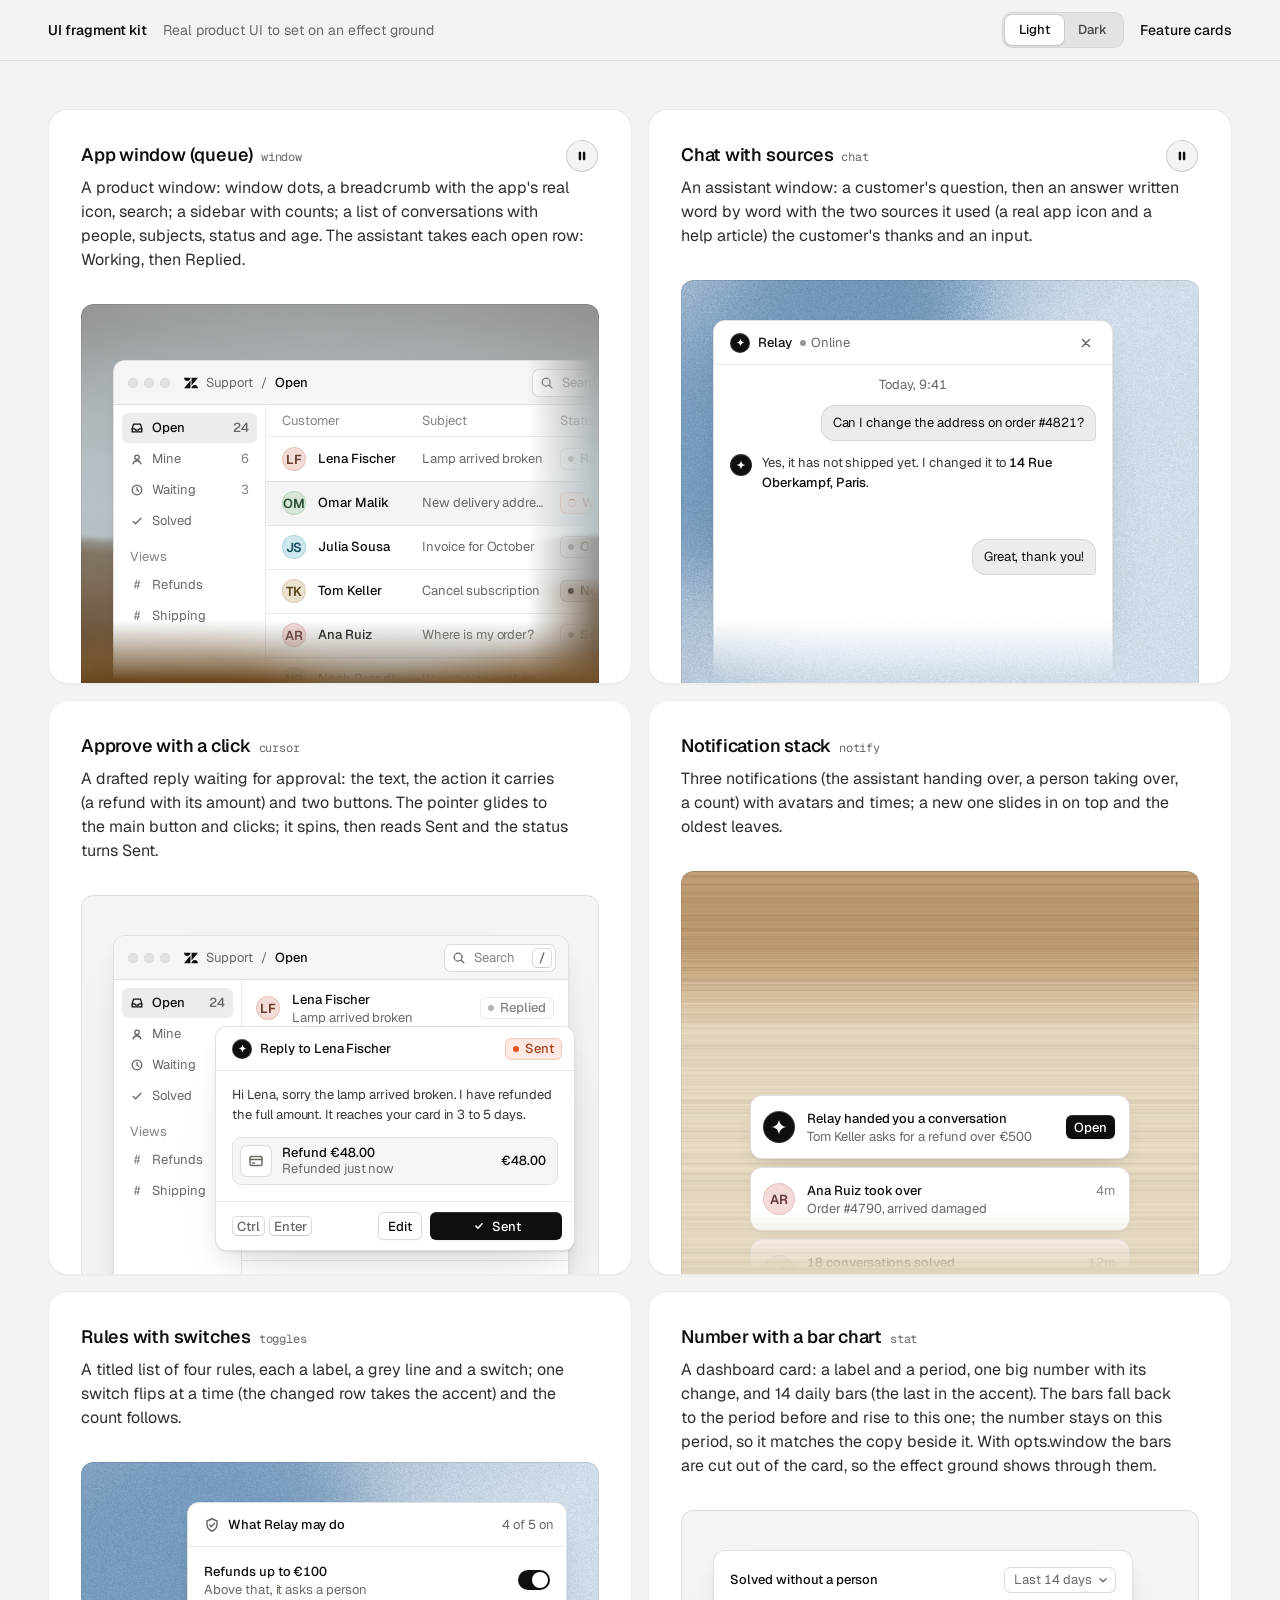
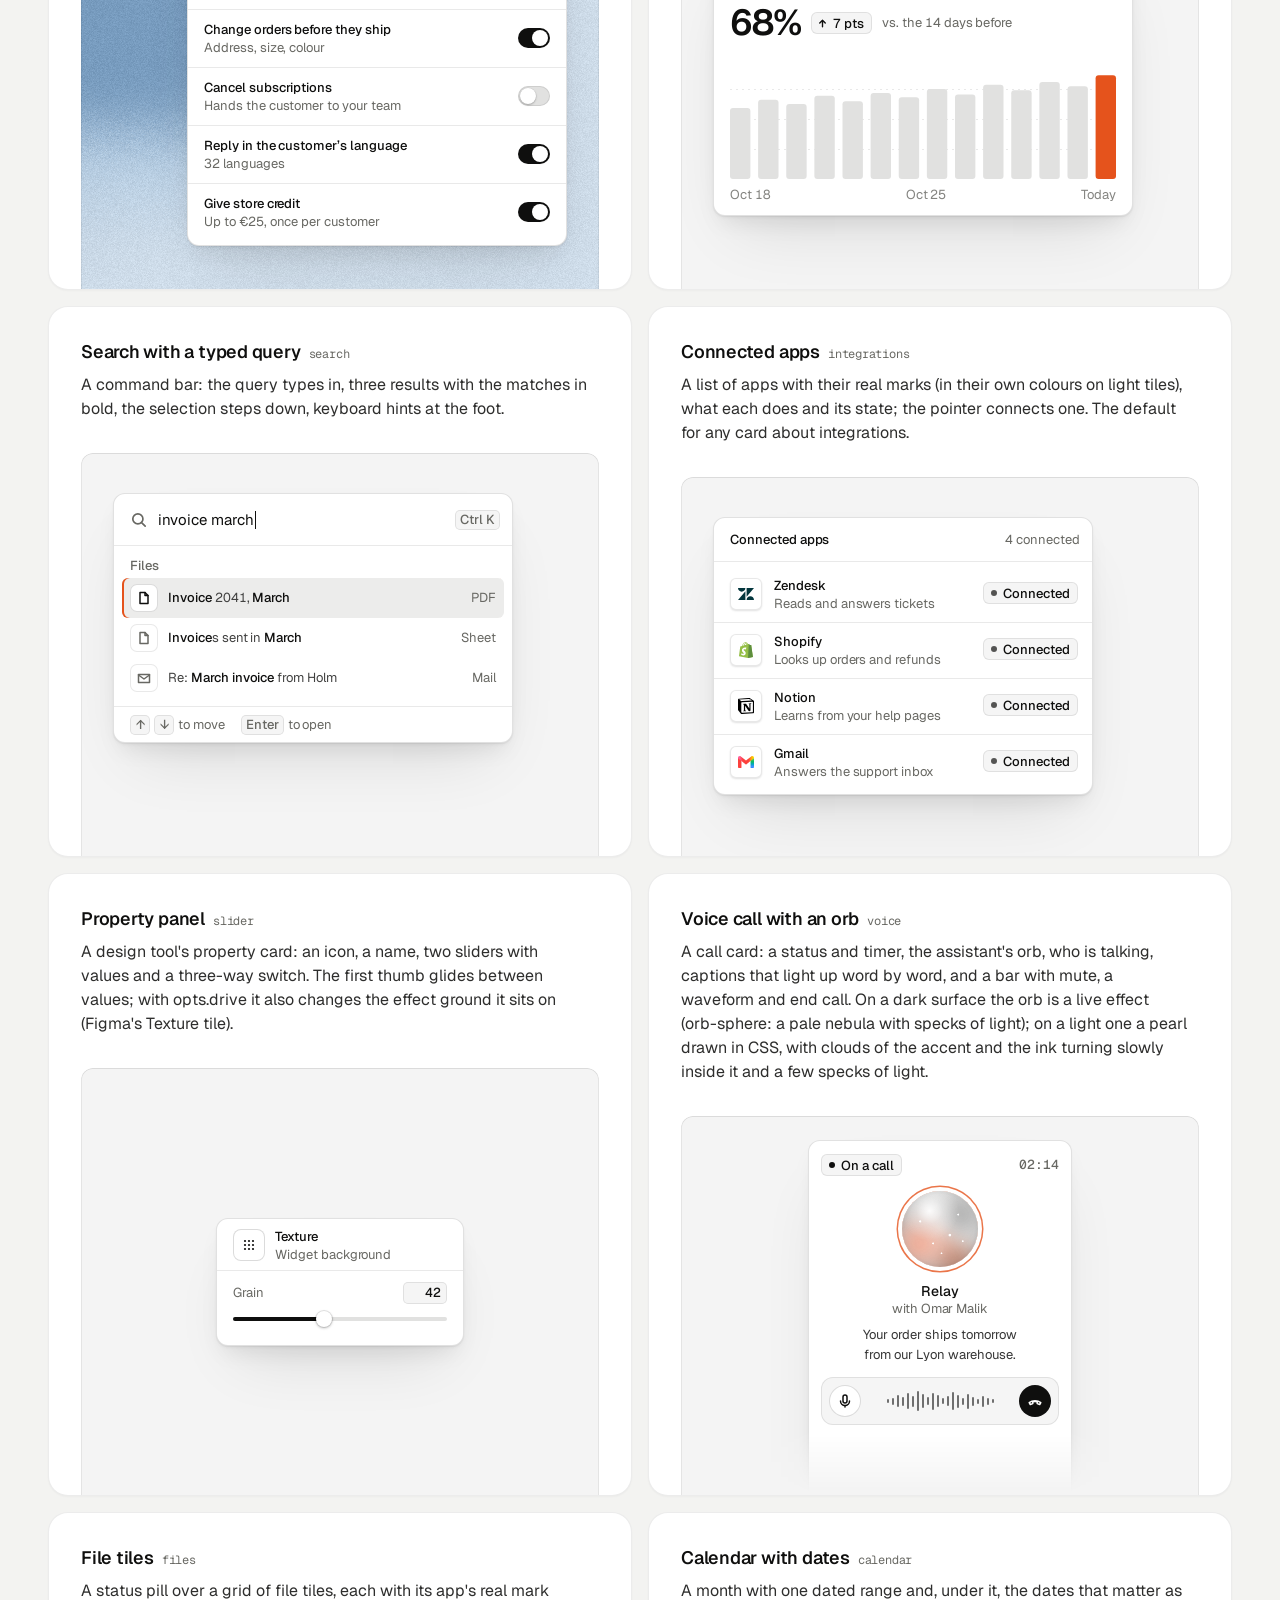
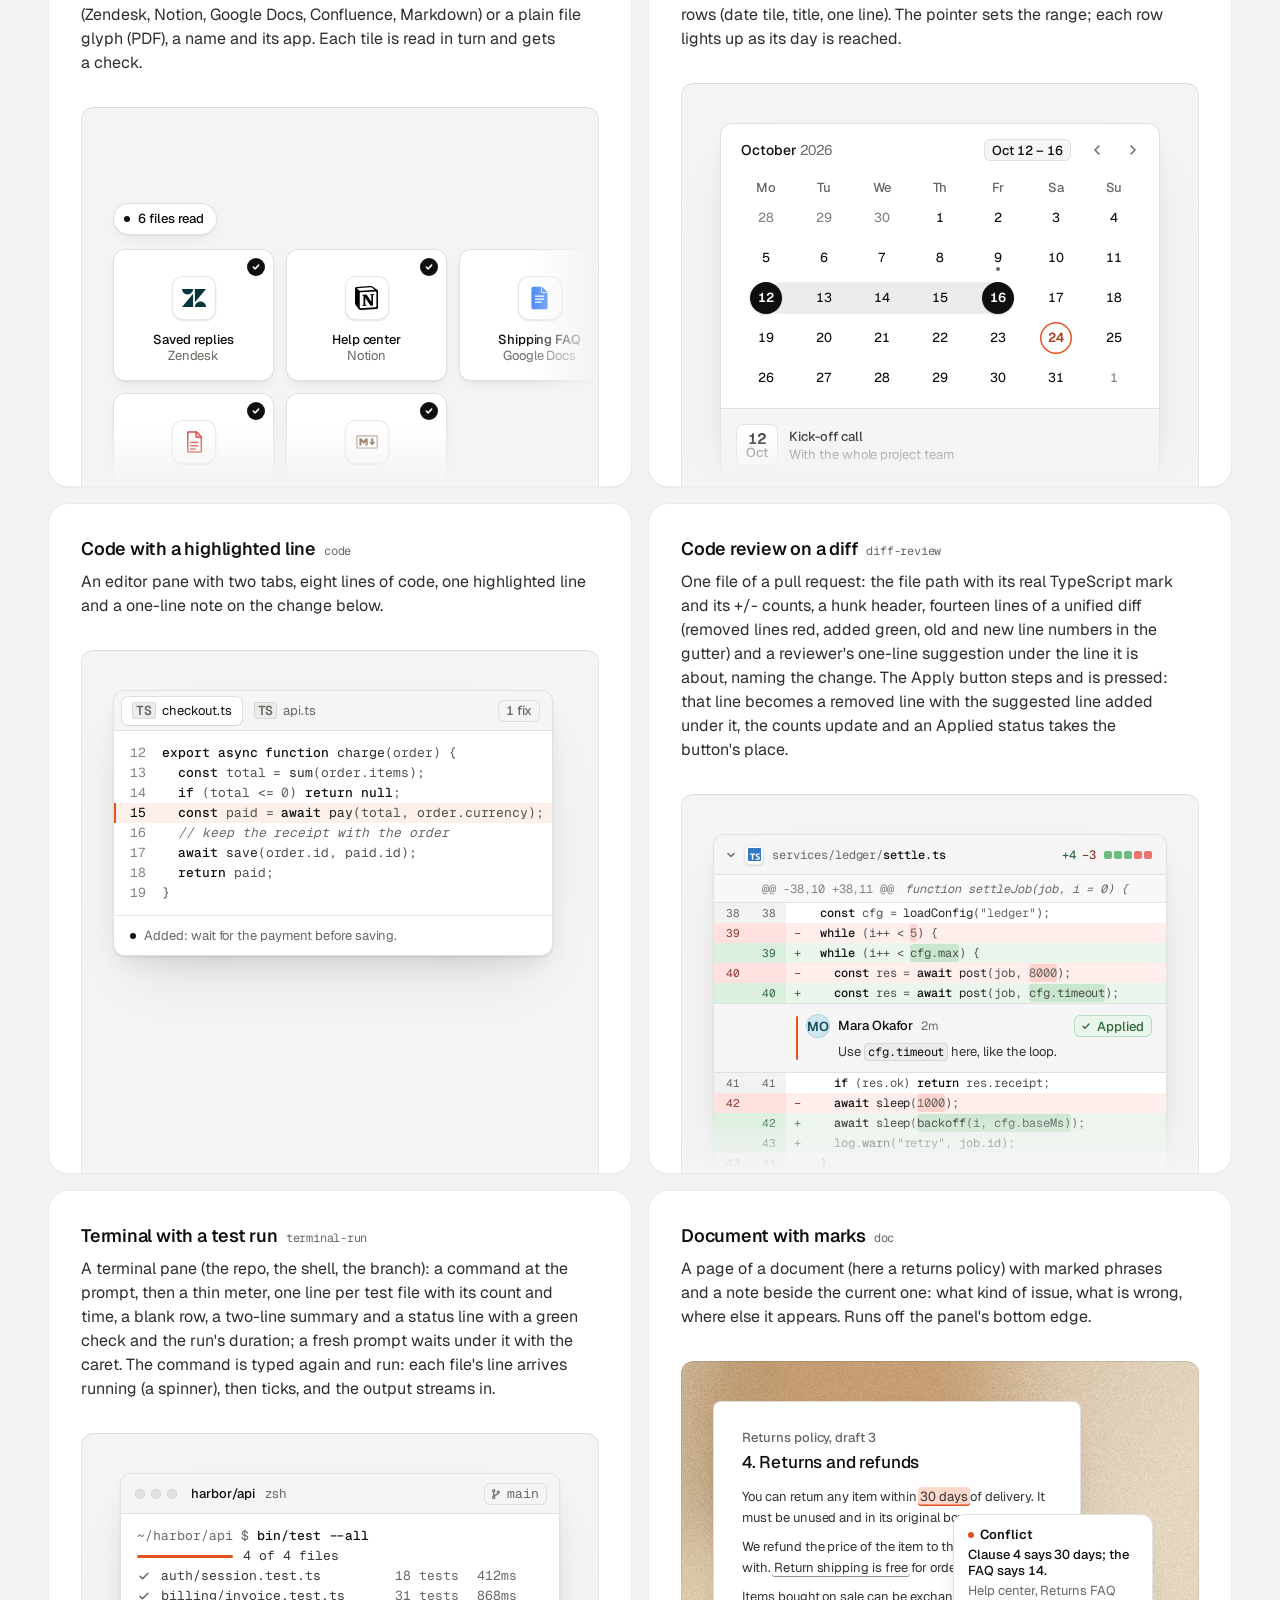
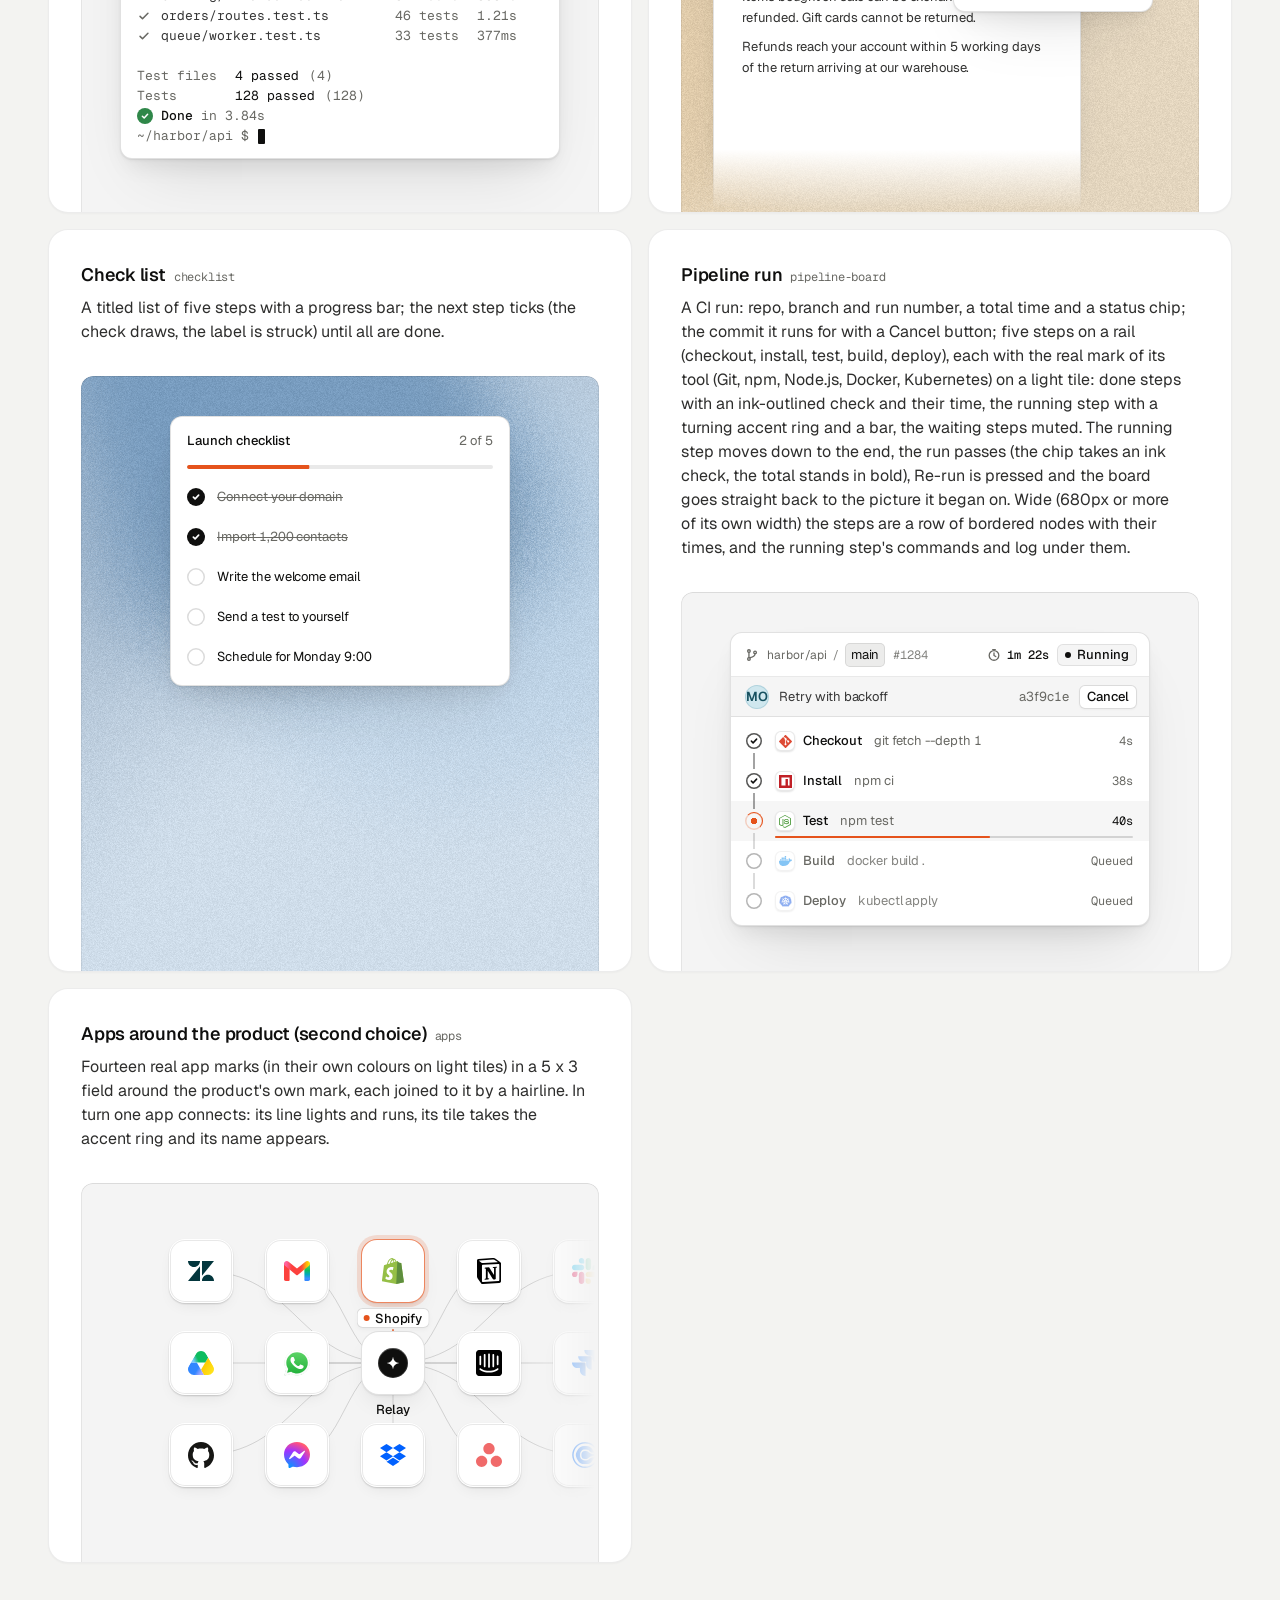
<file: design-taste-frontend/assets/ui/index.html>
<!doctype html>
<html lang="en" data-theme="light">
<head>
<script>window.__tpGlMax = 16;   /* a gallery shows many live effects at once; a page of a site keeps the default 4 (fx.js) */</script>
<meta charset="utf-8">
<meta name="viewport" content="width=device-width, initial-scale=1">
<title>UI fragment kit</title>
<meta name="description" content="Nineteen pieces of real product UI from the taste-skill kit, each on an effect ground in a feature card.">
<link rel="preconnect" href="https://fonts.googleapis.com">
<link rel="preconnect" href="https://fonts.gstatic.com" crossorigin>
<link href="https://fonts.googleapis.com/css2?family=Geist:wght@300..700&family=Geist+Mono:wght@400;500&display=swap" rel="stylesheet">
<link rel="stylesheet" href="base.css">
<link rel="stylesheet" href="cards.css">
<style>
  :root { --font-text: "Geist", system-ui, sans-serif; --font-display: "Geist", system-ui, sans-serif; --font-mono: "Geist Mono", ui-monospace, monospace; }
  [data-theme="light"] { --bg: #f3f3f1; --card: #ffffff; --ink: #0f0f0e; --muted: #686863; --accent: #e5531c; --accent-ink: #ffffff; --g-bg: #e9e8e4; --g-surface: #f6f5f2; --frag: #ffffff; --warm: #c9a679; }
  [data-theme="dark"] { --bg: #070708; --card: #151517; --ink: #f2f2ef; --muted: #8f9094; --accent: #ff7a3c; --accent-ink: #120c08; --g-bg: #0e0e10; --g-surface: #1b1c1f; --frag: #1c1d20; --warm: #9c9689; }
  * { box-sizing: border-box; }
  html, body { margin: 0; }
  body { font-family: var(--font-text); background: var(--bg); color: var(--ink); -webkit-font-smoothing: antialiased; }
  .panel { --fx-bg: var(--g-bg); --fx-surface: var(--g-surface); --fx-ink: var(--ink); --fx-muted: var(--muted); --fx-accent: var(--hue, var(--warm)); --fx-accent-ink: var(--accent-ink); --calm: var(--g-bg); --p-h: 380px; }
  .top { position: sticky; top: 0; z-index: 20; background: color-mix(in oklab, var(--bg) 86%, transparent); backdrop-filter: blur(14px); -webkit-backdrop-filter: blur(14px); border-bottom: 1px solid color-mix(in oklab, var(--ink) 8%, transparent); }
  .top__in { max-width: 1232px; margin: 0 auto; padding: 0 24px; height: 60px; display: flex; align-items: center; gap: 16px; font-size: 14px; line-height: 20px; }
  .top__in strong { font-weight: 560; }
  .top__in > span { color: var(--muted); }
  .sp { flex: 1; }
  .seg { display: inline-flex; padding: 3px; border-radius: 10px; background: color-mix(in oklab, var(--ink) 6%, var(--bg)); box-shadow: inset 0 0 0 1px color-mix(in oklab, var(--ink) 6%, transparent); }
  .seg button { font: inherit; font-size: 13px; font-weight: 500; border: 0; background: none; color: color-mix(in oklab, var(--ink) 72%, var(--bg)); height: 30px; padding: 0 14px; border-radius: 7px; cursor: pointer; }
  .seg button[aria-pressed="true"] { background: var(--card); color: var(--ink); box-shadow: 0 0 0 1px color-mix(in oklab, var(--ink) 8%, transparent), 0 1px 2px rgb(0 0 0 / .1); }
  .top__in a { color: var(--ink); text-decoration: none; font-weight: 500; }
  main { max-width: 1232px; margin: 0 auto; padding: 48px 24px 96px; }
  .grid { display: grid; grid-template-columns: repeat(2, minmax(0, 1fr)); gap: 16px; }
  .card > h3 code { font: 400 12px/16px var(--font-mono); color: var(--muted); margin-left: 8px; }
  @media (max-width: 860px) { .grid { grid-template-columns: minmax(0, 1fr); } }
  @media (max-width: 600px) { main { padding: 24px 16px 64px; } .top__in { padding: 0 16px; } .top__in > span { display: none; } .panel { --p-h: 340px; } }
</style>
</head>
<body>
<header class="top">
  <div class="top__in">
    <strong>UI fragment kit</strong><span>Real product UI to set on an effect ground</span>
    <span class="sp"></span>
    <div class="seg" role="group" aria-label="Theme"><button type="button" data-mode="light" aria-pressed="true">Light</button><button type="button" data-mode="dark" aria-pressed="false">Dark</button></div>
    <a href="cards.html">Feature cards</a>
  </div>
</header>
<main><div class="grid" id="grid"></div></main>

<script type="module">
  import fx from '../effects/fx.js';
  import ui from './ui.js';
  const index = await fetch('index.json').then(r => r.json());
  // where each one sits, as its meta.json says: anchored at a corner or rising from the bottom and cut by
  // the panel's edge, or whole with 24px or more of ground round it; a fade only where an edge cuts it.
  // Only the compact slider sits in the calm middle (Figma's Texture tile); the cursor dialog is shown
  // where it belongs, over the lower-right edge of a window. [class, fade, style, opts]
  const PLACE = {
    window: ['at-corner', 'stage--fade-br', '--ay:56px'],
    chat: ['at-rise to-edge', 'stage--fade-b'],
    cursor: ['at-over', '', '--bx:24px;--by:24px'],
    notify: ['at-rise fit', 'stage--fade-b', '--ay:calc(100% - 180px);--ay-sm:calc(100% - 180px);--fit-max:380px'],
    toggles: ['at-right', ''],
    stat: ['at-corner', ''],
    search: ['at-corner', ''],
    integrations: ['at-corner', ''],
    slider: ['at-center', '', '', '{"compact":true,"drive":{"param":"grain","min":0.15,"max":0.95}}'],
    voice: ['at-rise to-edge fit', 'stage--fade-b', '--ax:max(24px, 50% - 132px);--ay:24px;--fit-max:264px'],
    files: ['at-corner wide', 'stage--fade-br', '--w:680px;--ay:96px'],
    calendar: ['at-rise fit', 'stage--fade-b', '--fit-max:440px'],
    code: ['at-corner', ''],
    'diff-review': ['at-corner fit', 'stage--fade-b', '--fit-max:480px'],
    'terminal-run': ['at-rise fit', '', '--fit-max:440px'],
    'pipeline-board': ['at-rise fit', '', '--fit-max:420px'],
    doc: ['at-corner to-edge', 'stage--fade-b'],
    checklist: ['at-rise fit', '', '--fit-max:340px'],
    apps: ['at-corner wide', 'stage--fade-br', '--w:560px;--ay:48px'],
  };
  // grounds behind UI are soft lit fields (never a line or dot pattern), on both themes: the bright
  // picture behind dark UI on the dark page, a clear step darker than white UI on the light page
  // the painting stays abstract (a mist over warm sand, level, fully soft) and shows once on the page
  const PAINT = ['painterly-landscape', { blur: 1, brush: 0.35, slope: 0, hillY: 0.3, horizon: 0.62, calm: 0.2, calmX: 0.6, calmY: 0.8, drift: 0, side: 1 }, '{"bg":"#a3b0b6","accent":"#c49a6c"}'];
  const GRAIN = ['grain-gradient', { speed: 0, grainMotion: 0, calm: 0.2, calmX: 0.5, calmY: 0.6, tint: 0.6, contrast: 0.6 }, '{"bg":"#d9ccb7","surface":"#e9e0d2","ink":"#2a2622","muted":"#6f675c","accent":"#a8794a"}'];
  const SKY = [GRAIN[0], GRAIN[1], '{"bg":"#c6d3df","surface":"#d6e0e9","ink":"#25303a","muted":"#5d6873","accent":"#3f6a92"}'];
  const SAGE = [GRAIN[0], GRAIN[1], '{"bg":"#cdd6c6","surface":"#dce3d6","ink":"#262d24","muted":"#5f6a5a","accent":"#6c8e63"}'];
  const GROUND = (m, i) => (m.name === 'slider' ? GRAIN : i === 0 ? PAINT : [GRAIN, SKY, SAGE][i % 3]);
  const q = new URLSearchParams(location.search);
  const grid = document.getElementById('grid');
  grid.innerHTML = index.fragments.map((m, i) => {
    const [at, fade, extra = '', opts = ''] = PLACE[m.name] || ['at-corner', 'stage--fade-br'];
    const [id, params, pal] = GROUND(m, i);
    const w = at === 'at-center' ? '' : ` style="--ax:32px;--ay:40px;${extra}"`;
    const o = opts ? ` data-ui-opts='${opts}'` : '';
    // the cursor is a dialog over a window's edge: the window under it holds still
    const under = m.name === 'cursor' ? `<div class="at-corner" style="--ax:32px;--ay:40px" data-ui-load="window" data-ui-opts='{"compact":true}' data-ui-still></div>` : '';
    return `<article class="card card--row"><h3>${m.title}<code>${m.name}</code></h3><p>${m.shows}</p>
      <div class="panel" data-fx="${id}" data-fx-seed="${(i + 1) * 17}" data-fx-params='${JSON.stringify(params)}' data-fx-palette='${pal}' style="--calm-k:0%">
        <div class="stage ${fade}">${under}<div class="${at}"${w}${o} data-ui-load="${m.name}"></div></div></div></article>`;
  }).join('');
  function setMode(mode) {
    document.documentElement.dataset.theme = mode;
    document.querySelectorAll('.seg button').forEach(b => b.setAttribute('aria-pressed', String(b.dataset.mode === mode)));
  }
  setMode(q.get('mode') === 'dark' ? 'dark' : 'light');
  if (q.has('t')) fx.setClock(+q.get('t'));
  // each ground is drawn once near the screen and kept as a picture (its WebGL context freed), so nineteen
  // panels need one or two contexts, not nineteen
  await Promise.all([ui.loadAll(grid), ui.grounds(grid, fx)]);
  document.documentElement.dataset.ready = '1';
  document.querySelectorAll('.seg button').forEach(b => b.addEventListener('click', async () => {
    setMode(b.dataset.mode);
    for (const el of grid.querySelectorAll('[data-ui]')) el.__ui?.repaint?.();
    await ui.grounds(grid, fx);
  }));
</script>
</body>
</html>
</file>
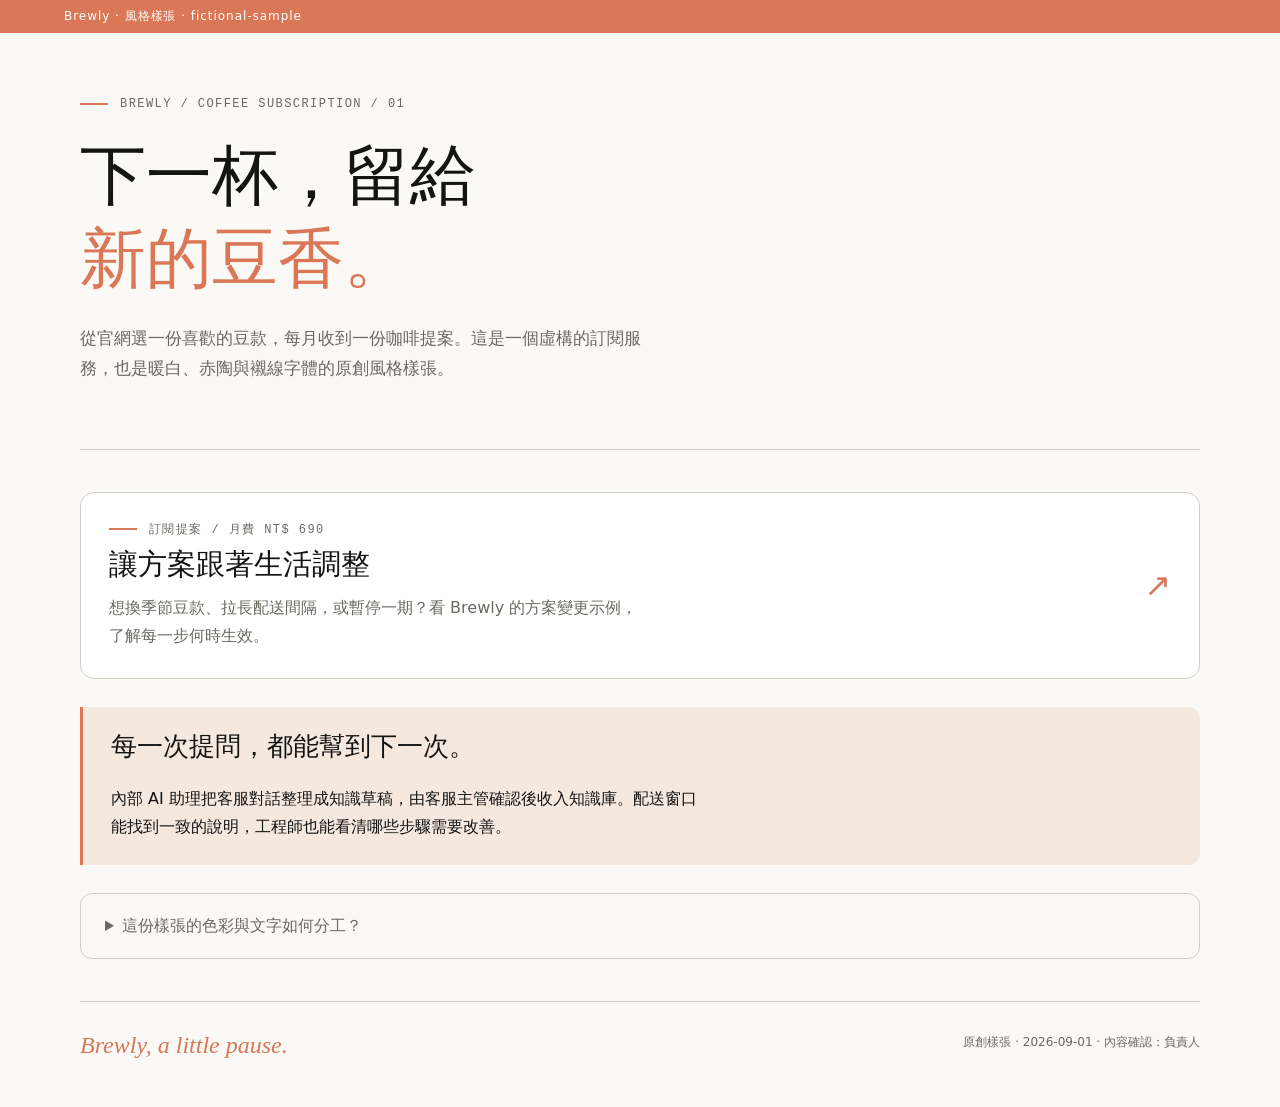
<file: html-visualizer/references/examples/anthropic-gallery/index.html>
<!doctype html>
<html lang="zh-Hant">
<head>
  <meta charset="utf-8">
  <meta name="viewport" content="width=device-width, initial-scale=1">
  <title>Brewly · 每月一份咖啡提案</title>
  <link rel="icon" href="data:image/svg+xml,%3Csvg xmlns='http://www.w3.org/2000/svg' viewBox='0 0 64 64'%3E%3Crect width='64' height='64' rx='14' fill='%23d97757'/%3E%3Ctext x='32' y='45' text-anchor='middle' font-size='42' fill='white'%3EB%3C/text%3E%3C/svg%3E">
  <style>
    :root {
        --wrap-max: 1120px; /* 內容寬度：設定檔 tokens.layout.maxWidth 與「風格設定」改的就是它 */
      --ivory: #faf9f5;
      --clay: #d97757;
      --ink: #141413;
      --muted: #6b6962;
      --line: #d1cfc5;
      --paper: #ffffff;
      --highlight: #f5e8df;
      --serif: Georgia, "Noto Serif TC", serif;
      --sans: system-ui, -apple-system, "Noto Sans TC", sans-serif;
    }
    * {
      box-sizing: border-box;
    }
    body {
      font-synthesis: none;
      margin: 0;
      background: var(--ivory);
      color: var(--ink);
      font-family: var(--sans);
      line-height: 1.75;
    }
    .sample-session {
      padding: 6px 5vw;
      background: var(--clay);
      color: white;
      font-size: 12px;
      letter-spacing: .08em;
    }
    .sample-page {
      width: min(90vw, var(--wrap-max, 1120px));
      margin-inline: auto;
    }
    .sample-masthead {
      padding-block: 64px 48px;
      border-bottom: 1.5px solid var(--line);
    }
    .sample-eyebrow {
      display: flex;
      align-items: center;
      gap: 12px;
      color: var(--muted);
      font: 12px ui-monospace, monospace;
      letter-spacing: .12em;
      text-transform: uppercase;
    }
    .sample-eyebrow::before {
      content: "";
      width: 28px;
      height: 2px;
      background: var(--clay);
    }
    h1, h2 {
      font-family: var(--serif);
      font-weight: 500;
      line-height: 1.25;
    }
    h1 {
      max-width: 16ch;
      margin-block: 24px;
      font-size: clamp(38px, 6vw, 66px);
    }
    /* 中文強調不用斜體——漢字沒有義大利體，瀏覽器只能機械傾斜、筆畫變形。改用換字重。 */
    h1 em {
      color: var(--clay);
      font-style: normal;
      font-weight: 700;
    }
    .sample-intro {
      max-width: 54ch;
      color: var(--muted);
      font-size: 17px;
    }
    .sample-content {
      display: grid;
      gap: 28px;
      padding-block: 42px;
    }
    .sample-link {
      display: grid;
      grid-template-columns: 1fr auto;
      gap: 24px;
      padding: 28px;
      border: 1.5px solid var(--line);
      border-radius: 14px;
      background: var(--paper);
      color: inherit;
      text-decoration: none;
      transition: border-color .18s, transform .18s;
    }
    .sample-link:hover {
      border-color: var(--ink);
      transform: translateY(-3px);
    }
    .sample-link:focus-visible {
      outline: 3px solid var(--clay);
      outline-offset: 4px;
    }
    .sample-link h2 {
      margin-block: 8px 12px;
      font-size: 29px;
    }
    .sample-link p {
      max-width: 52ch;
      margin: 0;
      color: var(--muted);
    }
    .sample-arrow {
      align-self: center;
      color: var(--clay);
      font-size: 32px;
    }
    .highlight-box {
      padding: 24px 28px;
      border-left: 3px solid var(--clay);
      border-radius: 0 12px 12px 0;
      background: var(--highlight);
    }
    .highlight-box h2 {
      margin-top: 0;
      font-size: 26px;
    }
    .highlight-box p {
      max-width: 58ch;
      margin-bottom: 0;
    }
    .reveal {
      padding: 18px 24px;
      border: 1.5px solid var(--line);
      border-radius: 12px;
    }
    .reveal summary {
      cursor: pointer;
      color: var(--muted);
    }
    .reveal p {
      max-width: 58ch;
    }
    .sample-footer {
      display: flex;
      flex-wrap: wrap;
      justify-content: space-between;
      gap: 16px;
      padding-block: 30px 48px;
      border-top: 1.5px solid var(--line);
      color: var(--muted);
      font-size: 12px;
    }
    .sample-signature {
      color: var(--clay);
      font: italic 24px var(--serif);
    }
  </style>
</head>
<body>
  <div class="sample-session">Brewly · 風格樣張 · fictional-sample</div>
  <div class="sample-page">
    <header class="sample-masthead">
      <div class="sample-eyebrow">Brewly / Coffee subscription / 01</div>
      <h1>下一杯，留給<br><em>新的豆香。</em></h1>
      <p class="sample-intro">從官網選一份喜歡的豆款，每月收到一份咖啡提案。這是一個虛構的訂閱服務，也是暖白、赤陶與襯線字體的原創風格樣張。</p>
    </header>
    <main class="sample-content">
      <section id="subscription">
        <a class="card sample-link" href="../spec-alignment/index.html">
          <div>
            <div class="sample-eyebrow">訂閱提案 / 月費 NT$ 690</div>
            <h2>讓方案跟著生活調整</h2>
            <p>想換季節豆款、拉長配送間隔，或暫停一期？看 Brewly 的方案變更示例，了解每一步何時生效。</p>
          </div>
          <span class="sample-arrow" aria-hidden="true">↗</span>
        </a>
      </section>
      <section id="care" class="highlight-box">
        <h2>每一次提問，都能幫到下一次。</h2>
        <p>內部 AI 助理把客服對話整理成知識草稿，由客服主管確認後收入知識庫。配送窗口能找到一致的說明，工程師也能看清哪些步驟需要改善。</p>
      </section>
      <details class="reveal">
        <summary>這份樣張的色彩與文字如何分工？</summary>
        <p>Ivory 留出閱讀空間，clay 標示入口與重點。Serif 標題放慢閱讀節奏，italic 只強調一句中的關鍵詞；內文用清楚的無襯線字體。</p>
        <p>公司、情境與 NT$ 690 月費皆為虛構。此頁展示視覺風格，並非可下單的商業網站。</p>
      </details>
    </main>
    <footer class="sample-footer">
      <span class="sample-signature">Brewly, a little pause.</span>
      <span>原創樣張 · 2026-09-01 · 內容確認：負責人</span>
    </footer>
  </div>
  <script>
    window.VT_SESSION = { label: "Brewly", id: "fictional-sample", project: "Brewly" };
  </script>
<!-- ═══════════════════════════════════════════════════════ -->
    <!-- 全頁評論系統 — 預設內建、可手動移除                       -->
    <!-- 完整 snippet 見 references/interaction-patterns.md       -->
    <!-- § 全頁評論系統（page-wide commenting，預設內建）         -->
    <!-- ═══════════════════════════════════════════════════════ -->
    <style>
      .vt-comment-trigger {
        position: fixed;
        z-index: 9998;
        background: var(--paper);
        border: 1.5px solid var(--clay);
        border-radius: 999px;
        padding: 6px 12px;
        font-size: 12px;
        color: var(--clay);
        font-family: var(--mono);
        cursor: pointer;
        box-shadow: 0 4px 12px rgba(20, 20, 19, 0.12);
        display: none;
        align-items: center;
        gap: 6px;
        transition: all 0.15s;
      }
      .vt-comment-trigger:hover {
        background: var(--clay);
        color: var(--paper);
      }
      .vt-comment-popup {
        position: fixed;
        z-index: 9999;
        background: var(--paper);
        border: 1.5px solid var(--g300);
        border-radius: 12px;
        box-shadow: 0 12px 32px rgba(20, 20, 19, 0.15);
        padding: 14px 16px;
        width: 340px;
        display: none;
      }
      .vt-comment-popup .quote {
        background: var(--g100);
        border-left: 3px solid var(--clay);
        padding: 8px 10px;
        font-size: 12.5px;
        color: var(--g700);
        line-height: 1.45;
        margin-bottom: 10px;
        max-height: 80px;
        overflow-y: auto;
      }
      .vt-comment-popup textarea {
        width: 100%;
        border: 1.5px solid var(--g300);
        border-radius: 8px;
        padding: 8px 10px;
        font-size: 13px;
        font-family: var(--sans);
        resize: vertical;
        min-height: 60px;
        color: var(--slate);
        box-sizing: border-box;
      }
      .vt-comment-popup textarea:focus {
        outline: none;
        border-color: var(--clay);
      }
      .vt-comment-popup .actions {
        display: flex;
        justify-content: space-between;
        align-items: center;
        margin-top: 10px;
        font-size: 11.5px;
      }
      .vt-comment-popup .hint {
        color: var(--g500);
        font-family: var(--mono);
      }
      .vt-comment-popup button.send {
        background: var(--clay);
        color: var(--paper);
        border: none;
        border-radius: 8px;
        padding: 6px 14px;
        font-size: 12.5px;
        font-weight: 600;
        cursor: pointer;
      }
      .vt-comment-popup button.send:hover {
        background: var(--clay-d);
      }
      .vt-comment-popup button.cancel {
        background: transparent;
        border: 1px solid var(--g300);
        color: var(--g500);
        border-radius: 8px;
        padding: 6px 12px;
        font-size: 12.5px;
        cursor: pointer;
        margin-right: 8px;
      }
      mark.vt-comment-mark {
        background: var(--oat);
        padding: 0 2px;
        border-radius: 2px;
        cursor: pointer;
      }
      mark.vt-comment-mark:hover {
        background: #d5c4a8;
      }
      .vt-comment-pill {
        position: fixed;
        right: 16px;
        bottom: 16px;
        z-index: 9990;
        background: var(--paper);
        border: 1.5px solid var(--clay);
        border-radius: 999px;
        padding: 8px 14px;
        font-family: var(--mono);
        font-size: 12px;
        color: var(--clay);
        cursor: pointer;
        box-shadow: 0 4px 12px rgba(20, 20, 19, 0.1);
        display: none;
        align-items: center;
        gap: 6px;
        transition: all 0.15s;
      }
      .vt-comment-pill.is-active {
        display: inline-flex;
      }
      .vt-comment-pill:hover {
        background: var(--clay);
        color: var(--paper);
      }
      .vt-comment-pill strong {
        font-weight: 600;
      }
      .vt-comment-list {
        position: fixed;
        right: 16px;
        bottom: 60px;
        width: 360px;
        max-height: 60vh;
        z-index: 9991;
        background: var(--paper);
        border: 1.5px solid var(--g300);
        border-radius: 14px;
        box-shadow: 0 12px 32px rgba(20, 20, 19, 0.15);
        display: none;
        flex-direction: column;
      }
      .vt-comment-list.is-open {
        display: flex;
      }
      .vt-comment-list-header {
        background: var(--paper);
        border-bottom: 1.5px solid var(--g200);
        padding: 12px 16px;
        font-family: var(--mono);
        font-size: 11px;
        letter-spacing: 0.08em;
        text-transform: uppercase;
        color: var(--g500);
        font-weight: 600;
        border-radius: 14px 14px 0 0;
      }
      .vt-comment-list-items {
        overflow-y: auto;
        flex: 1;
      }
      .vt-comment-item {
        padding: 12px 16px;
        border-bottom: 1px solid var(--g200);
      }
      .vt-comment-item:last-child {
        border-bottom: none;
      }
      .vt-comment-item .item-quote {
        font-size: 11.5px;
        color: var(--g500);
        font-style: italic;
        border-left: 2px solid var(--oat);
        padding-left: 8px;
        line-height: 1.4;
        margin-bottom: 6px;
      }
      .vt-comment-item .item-body {
        font-size: 13px;
        color: var(--slate);
        line-height: 1.5;
      }
      .vt-comment-item .item-del {
        font-size: 11px;
        color: var(--g500);
        background: none;
        border: none;
        cursor: pointer;
        margin-top: 4px;
        padding: 0;
        font-family: inherit;
      }
      .vt-comment-item .item-del:hover {
        color: var(--red);
      }
      .vt-comment-list-footer {
        border-top: 1.5px solid var(--g200);
        padding: 10px 16px;
        display: flex;
        justify-content: space-between;
        gap: 8px;
        border-radius: 0 0 14px 14px;
        background: var(--g100);
      }
      .vt-comment-list-footer button {
        background: transparent;
        border: 1.5px solid var(--g300);
        border-radius: 8px;
        padding: 6px 12px;
        font-size: 12px;
        color: var(--g700);
        cursor: pointer;
        font-family: inherit;
      }
      .vt-comment-list-footer button:hover {
        border-color: var(--slate);
        color: var(--slate);
      }
      .vt-comment-list-footer button.copy {
        background: var(--clay);
        color: var(--paper);
        border-color: var(--clay);
      }
      .vt-comment-list-footer button.copy:hover {
        background: var(--clay-d);
      }
      body.vt-has-existing-export .vt-comment-list-footer button.copy {
        display: none;
      }
    </style>
    <button class="vt-comment-trigger" id="vt-comment-trigger">💬 評論</button>
    <div class="vt-comment-popup" id="vt-comment-popup">
      <div class="quote" id="vt-popup-quote"></div>
      <textarea
        id="vt-popup-textarea"
        placeholder="對這段文字的評論 / 疑問 / 補充..."
      ></textarea>
      <div class="actions">
        <span class="hint">⌘ + Enter 送出 · Esc 取消</span>
        <div>
          <button class="cancel" id="vt-popup-cancel">取消</button
          ><button class="send" id="vt-popup-send">送出</button>
        </div>
      </div>
    </div>
    <button class="vt-comment-pill" id="vt-comment-pill">
      💬 <strong id="vt-count">0</strong>
    </button>
    <div class="vt-comment-list" id="vt-comment-list">
      <div class="vt-comment-list-header">— 我的評論</div>
      <div class="vt-comment-list-items" id="vt-comment-list-items"></div>
      <div class="vt-comment-list-footer">
        <button id="vt-clear-all">全部清除</button>
        <button class="copy" id="vt-copy-fallback">📋 複製評論</button>
      </div>
    </div>
    <!-- ═══════════════════════════════════════════════════════ -->
    <!-- 共用複製工具 — file:// 下瀏覽器停用 navigator.clipboard，   -->
    <!-- 一定會落到 execCommand 備援；備援也可能失敗，必須誠實回報   -->
    <!-- ═══════════════════════════════════════════════════════ -->
    <script>
      // 三段式：clipboard API → execCommand 備援 → 都失敗回 false（不假報成功）
      window.vtCopyText = async function (text) {
        if (navigator.clipboard && navigator.clipboard.writeText) {
          try {
            await navigator.clipboard.writeText(text);
            return true;
          } catch (err) {
            // 落到 execCommand 備援
          }
        }
        const ta = document.createElement("textarea");
        ta.value = text;
        ta.setAttribute("readonly", "");
        ta.style.position = "fixed";
        ta.style.top = "-9999px";
        ta.style.left = "-9999px";
        document.body.appendChild(ta);
        try {
          ta.select();
          ta.setSelectionRange(0, ta.value.length);
          return document.execCommand("copy") === true;
        } catch (err) {
          return false;
        } finally {
          ta.remove();
        }
      };

      // 複製失敗時的出路：把文字放進可選取區域並全選，使用者按一次 Cmd+C 即可
      // target 有給就用頁面既有的預覽區（wrap 為它的外層、會自動展開）；
      // 沒有預覽區就建一個臨時可選取區（雙擊可關閉）。
      window.vtSelectForManualCopy = function (text, target, wrap) {
        let node = target;
        if (node) {
          node.textContent = text;
          if (wrap) wrap.classList.remove("hidden");
        } else {
          node = document.getElementById("vt-manual-copy-box");
          if (!node) {
            node = document.createElement("pre");
            node.id = "vt-manual-copy-box";
            node.title = "雙擊關閉";
            node.style.cssText =
              "position:fixed;left:50%;bottom:24px;transform:translateX(-50%);z-index:10000;" +
              "max-width:min(720px,92vw);max-height:40vh;overflow:auto;white-space:pre-wrap;" +
              "background:#fff;color:#111;border:1.5px solid #999;border-radius:10px;" +
              "padding:14px 16px;font-size:12.5px;line-height:1.6;" +
              "box-shadow:0 12px 40px rgba(0,0,0,.28)";
            node.addEventListener("dblclick", function () {
              node.remove();
            });
            document.body.appendChild(node);
          }
          node.textContent = text;
        }
        node.scrollIntoView({ block: "nearest" });
        const sel = window.getSelection();
        if (sel) {
          const range = document.createRange();
          range.selectNodeContents(node);
          sel.removeAllRanges();
          sel.addRange(range);
        }
        return node;
      };
    </script>

    <script>
      (function () {
        const S = "vt-comments-" + location.pathname,
          L = 80;
        let c = JSON.parse(localStorage.getItem(S) || "[]"),
          sel = null;
        const $ = (i) => document.getElementById(i),
          tr = $("vt-comment-trigger"),
          p = $("vt-comment-popup"),
          pq = $("vt-popup-quote"),
          pt = $("vt-popup-textarea"),
          pi = $("vt-comment-pill"),
          ce = $("vt-count"),
          le = $("vt-comment-list"),
          li = $("vt-comment-list-items");
        window.vtCollectComments = function () {
          if (!c.length) return "";
          return (
            "\n\n---\n\n" +
            c
              .map((x) => {
                const q =
                  x.quote.length > L ? x.quote.slice(0, L) + "…" : x.quote;
                return `@評論「${q}」\n  → ${x.body}`;
              })
              .join("\n\n")
          );
        };
        function hs(e) {
          if (
            e.target.closest(
              ".vt-comment-popup,.vt-comment-trigger,.vt-comment-pill,.vt-comment-list,button,input,select,textarea",
            )
          )
            return;
          setTimeout(() => {
            const s = getSelection(),
              t = s.toString().trim();
            if (!t || t.length < 2) {
              tr.style.display = "none";
              return;
            }
            const r = s.getRangeAt(0),
              b = r.getBoundingClientRect();
            sel = { text: t, range: r.cloneRange() };
            tr.style.display = "inline-flex";
            tr.style.top = Math.max(8, b.top - 38) + "px";
            tr.style.left = Math.max(8, b.left + b.width / 2 - 40) + "px";
          }, 10);
        }
        document.addEventListener("mouseup", hs);
        document.addEventListener("touchend", hs);
        tr.addEventListener("click", op);
        function op() {
          if (!sel) return;
          const q = sel.text.length > L ? sel.text.slice(0, L) + "…" : sel.text;
          pq.textContent = q;
          pt.value = "";
          const t = tr.getBoundingClientRect();
          let l = t.left;
          if (l + 340 > innerWidth - 16) l = innerWidth - 356;
          let to = t.bottom + 6;
          if (to + 220 > innerHeight) to = t.top - 230;
          p.style.left = Math.max(8, l) + "px";
          p.style.top = Math.max(8, to) + "px";
          tr.style.display = "none";
          p.style.display = "block";
          setTimeout(() => pt.focus(), 50);
        }
        $("vt-popup-cancel").addEventListener("click", cp);
        $("vt-popup-send").addEventListener("click", sc);
        pt.addEventListener("keydown", (e) => {
          if (e.isComposing || e.keyCode === 229) return;
          if (e.key === "Enter" && (e.metaKey || e.ctrlKey)) {
            e.preventDefault();
            e.stopPropagation();
            sc();
          }
          if (e.key === "Escape") cp();
        });
        function cp() {
          p.style.display = "none";
          sel = null;
        }
        function sc() {
          const b = pt.value.trim();
          if (!b || !sel) return cp();
          const id = "c-" + Date.now(),
            q = sel.text;
          try {
            const m = document.createElement("mark");
            m.className = "vt-comment-mark";
            m.dataset.commentId = id;
            sel.range.surroundContents(m);
          } catch (e) {}
          c.push({ id, quote: q, body: b, ts: Date.now() });
          ps();
          rn();
          cp();
          getSelection().removeAllRanges();
        }
        function ps() {
          localStorage.setItem(S, JSON.stringify(c));
        }
        function rn() {
          ce.textContent = c.length;
          pi.classList.toggle("is-active", c.length > 0);
          if (!c.length) le.classList.remove("is-open");
          li.innerHTML = c
            .map((x) => {
              const q =
                x.quote.length > 60 ? x.quote.slice(0, 60) + "…" : x.quote;
              return `<div class="vt-comment-item" data-id="${x.id}"><div class="item-quote">「${eh(q)}」</div><div class="item-body">${eh(x.body)}</div><button class="item-del" data-del="${x.id}">刪除</button></div>`;
            })
            .join("");
          li.querySelectorAll("[data-del]").forEach((b) =>
            b.addEventListener("click", () => dc(b.dataset.del)),
          );
        }
        function dc(id) {
          c = c.filter((x) => x.id !== id);
          document
            .querySelectorAll(`mark.vt-comment-mark[data-comment-id="${id}"]`)
            .forEach((m) => {
              const pr = m.parentNode;
              while (m.firstChild) pr.insertBefore(m.firstChild, m);
              pr.removeChild(m);
              pr.normalize();
            });
          ps();
          rn();
        }
        function eh(s) {
          return String(s).replace(
            /[&<>"']/g,
            (ch) =>
              ({
                "&": "&amp;",
                "<": "&lt;",
                ">": "&gt;",
                '"': "&quot;",
                "'": "&#39;",
              })[ch],
          );
        }
        pi.addEventListener("click", () => le.classList.toggle("is-open"));
        $("vt-clear-all").addEventListener("click", () => {
          if (!c.length) return;
          if (!confirm("確定清除全部 " + c.length + " 條評論？")) return;
          document.querySelectorAll("mark.vt-comment-mark").forEach((m) => {
            const pr = m.parentNode;
            while (m.firstChild) pr.insertBefore(m.firstChild, m);
            pr.removeChild(m);
            pr.normalize();
          });
          c = [];
          ps();
          rn();
        });
        $("vt-copy-fallback").addEventListener("click", async (e) => {
          if (!c.length) return;
          const t = window.vtCollectComments().replace(/^\n\n---\n\n/, ""),
            b = e.currentTarget,
            o = b.textContent;
          const ok = await window.vtCopyText(t);
          if (ok) {
            b.textContent = "✅ 已複製";
          } else {
            // 複製不到就不假報成功：把評論放進臨時區域並全選
            window.vtSelectForManualCopy(t);
            b.textContent = "已選取 → 請按 Cmd+C";
          }
          setTimeout(() => (b.textContent = o), ok ? 2000 : 6000);
        });
        setTimeout(() => {
          if (typeof window.vtBuildDecisionExport === "function")
            document.body.classList.add("vt-has-existing-export");
        }, 100);
        document.addEventListener("click", (e) => {
          if (
            p.style.display === "block" &&
            !e.target.closest(".vt-comment-popup,.vt-comment-trigger")
          )
            cp();
        });
        rn();
      })();
    </script>
  
    <!-- ═══════════════════════════════════════════════════════ -->
    </body>
</html>
</file>
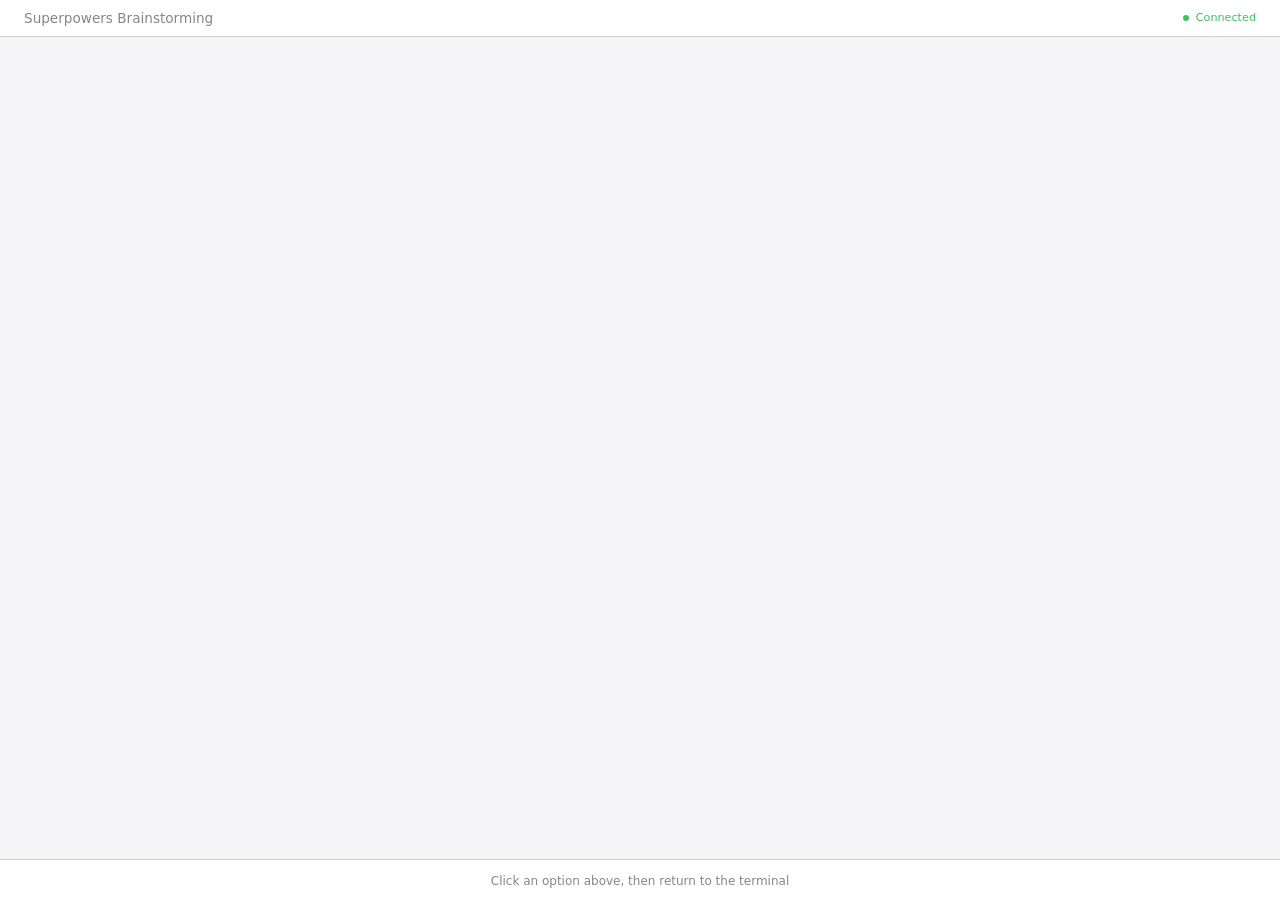
<file: brainstorming/scripts/frame-template.html>
<!DOCTYPE html>
<html>
<head>
  <meta charset="utf-8">
  <title>Superpowers Brainstorming</title>
  <style>
    /*
     * BRAINSTORM COMPANION FRAME TEMPLATE
     *
     * This template provides a consistent frame with:
     * - OS-aware light/dark theming
     * - Fixed header and selection indicator bar
     * - Scrollable main content area
     * - CSS helpers for common UI patterns
     *
     * Content is injected via placeholder comment in #claude-content.
     */

    * { box-sizing: border-box; margin: 0; padding: 0; }
    html, body { height: 100%; overflow: hidden; }

    /* ===== THEME VARIABLES ===== */
    :root {
      --bg-primary: #f5f5f7;
      --bg-secondary: #ffffff;
      --bg-tertiary: #e5e5e7;
      --border: #d1d1d6;
      --text-primary: #1d1d1f;
      --text-secondary: #86868b;
      --text-tertiary: #aeaeb2;
      --accent: #0071e3;
      --accent-hover: #0077ed;
      --success: #34c759;
      --warning: #ff9f0a;
      --error: #ff3b30;
      --selected-bg: #e8f4fd;
      --selected-border: #0071e3;
    }

    @media (prefers-color-scheme: dark) {
      :root {
        --bg-primary: #1d1d1f;
        --bg-secondary: #2d2d2f;
        --bg-tertiary: #3d3d3f;
        --border: #424245;
        --text-primary: #f5f5f7;
        --text-secondary: #86868b;
        --text-tertiary: #636366;
        --accent: #0a84ff;
        --accent-hover: #409cff;
        --selected-bg: rgba(10, 132, 255, 0.15);
        --selected-border: #0a84ff;
      }
    }

    body {
      font-family: system-ui, -apple-system, BlinkMacSystemFont, sans-serif;
      background: var(--bg-primary);
      color: var(--text-primary);
      display: flex;
      flex-direction: column;
      line-height: 1.5;
    }

    /* ===== FRAME STRUCTURE ===== */
    .header {
      background: var(--bg-secondary);
      padding: 0.5rem 1.5rem;
      display: flex;
      justify-content: space-between;
      align-items: center;
      border-bottom: 1px solid var(--border);
      flex-shrink: 0;
    }
    .header h1 { font-size: 0.85rem; font-weight: 500; color: var(--text-secondary); }
    .header .status { font-size: 0.7rem; color: var(--success); display: flex; align-items: center; gap: 0.4rem; }
    .header .status::before { content: ''; width: 6px; height: 6px; background: var(--success); border-radius: 50%; }

    .main { flex: 1; overflow-y: auto; }
    #claude-content { padding: 2rem; min-height: 100%; }

    .indicator-bar {
      background: var(--bg-secondary);
      border-top: 1px solid var(--border);
      padding: 0.5rem 1.5rem;
      flex-shrink: 0;
      text-align: center;
    }
    .indicator-bar span {
      font-size: 0.75rem;
      color: var(--text-secondary);
    }
    .indicator-bar .selected-text {
      color: var(--accent);
      font-weight: 500;
    }

    /* ===== TYPOGRAPHY ===== */
    h2 { font-size: 1.5rem; font-weight: 600; margin-bottom: 0.5rem; }
    h3 { font-size: 1.1rem; font-weight: 600; margin-bottom: 0.25rem; }
    .subtitle { color: var(--text-secondary); margin-bottom: 1.5rem; }
    .section { margin-bottom: 2rem; }
    .label { font-size: 0.7rem; color: var(--text-secondary); text-transform: uppercase; letter-spacing: 0.05em; margin-bottom: 0.5rem; }

    /* ===== OPTIONS (for A/B/C choices) ===== */
    .options { display: flex; flex-direction: column; gap: 0.75rem; }
    .option {
      background: var(--bg-secondary);
      border: 2px solid var(--border);
      border-radius: 12px;
      padding: 1rem 1.25rem;
      cursor: pointer;
      transition: all 0.15s ease;
      display: flex;
      align-items: flex-start;
      gap: 1rem;
    }
    .option:hover { border-color: var(--accent); }
    .option.selected { background: var(--selected-bg); border-color: var(--selected-border); }
    .option .letter {
      background: var(--bg-tertiary);
      color: var(--text-secondary);
      width: 1.75rem; height: 1.75rem;
      border-radius: 6px;
      display: flex; align-items: center; justify-content: center;
      font-weight: 600; font-size: 0.85rem; flex-shrink: 0;
    }
    .option.selected .letter { background: var(--accent); color: white; }
    .option .content { flex: 1; }
    .option .content h3 { font-size: 0.95rem; margin-bottom: 0.15rem; }
    .option .content p { color: var(--text-secondary); font-size: 0.85rem; margin: 0; }

    /* ===== CARDS (for showing designs/mockups) ===== */
    .cards { display: grid; grid-template-columns: repeat(auto-fit, minmax(280px, 1fr)); gap: 1rem; }
    .card {
      background: var(--bg-secondary);
      border: 1px solid var(--border);
      border-radius: 12px;
      overflow: hidden;
      cursor: pointer;
      transition: all 0.15s ease;
    }
    .card:hover { border-color: var(--accent); transform: translateY(-2px); box-shadow: 0 4px 12px rgba(0,0,0,0.1); }
    .card.selected { border-color: var(--selected-border); border-width: 2px; }
    .card-image { background: var(--bg-tertiary); aspect-ratio: 16/10; display: flex; align-items: center; justify-content: center; }
    .card-body { padding: 1rem; }
    .card-body h3 { margin-bottom: 0.25rem; }
    .card-body p { color: var(--text-secondary); font-size: 0.85rem; }

    /* ===== MOCKUP CONTAINER ===== */
    .mockup {
      background: var(--bg-secondary);
      border: 1px solid var(--border);
      border-radius: 12px;
      overflow: hidden;
      margin-bottom: 1.5rem;
    }
    .mockup-header {
      background: var(--bg-tertiary);
      padding: 0.5rem 1rem;
      font-size: 0.75rem;
      color: var(--text-secondary);
      border-bottom: 1px solid var(--border);
    }
    .mockup-body { padding: 1.5rem; }

    /* ===== SPLIT VIEW (side-by-side comparison) ===== */
    .split { display: grid; grid-template-columns: 1fr 1fr; gap: 1.5rem; }
    @media (max-width: 700px) { .split { grid-template-columns: 1fr; } }

    /* ===== PROS/CONS ===== */
    .pros-cons { display: grid; grid-template-columns: 1fr 1fr; gap: 1rem; margin: 1rem 0; }
    .pros, .cons { background: var(--bg-secondary); border-radius: 8px; padding: 1rem; }
    .pros h4 { color: var(--success); font-size: 0.85rem; margin-bottom: 0.5rem; }
    .cons h4 { color: var(--error); font-size: 0.85rem; margin-bottom: 0.5rem; }
    .pros ul, .cons ul { margin-left: 1.25rem; font-size: 0.85rem; color: var(--text-secondary); }
    .pros li, .cons li { margin-bottom: 0.25rem; }

    /* ===== PLACEHOLDER (for mockup areas) ===== */
    .placeholder {
      background: var(--bg-tertiary);
      border: 2px dashed var(--border);
      border-radius: 8px;
      padding: 2rem;
      text-align: center;
      color: var(--text-tertiary);
    }

    /* ===== INLINE MOCKUP ELEMENTS ===== */
    .mock-nav { background: var(--accent); color: white; padding: 0.75rem 1rem; display: flex; gap: 1.5rem; font-size: 0.9rem; }
    .mock-sidebar { background: var(--bg-tertiary); padding: 1rem; min-width: 180px; }
    .mock-content { padding: 1.5rem; flex: 1; }
    .mock-button { background: var(--accent); color: white; border: none; padding: 0.5rem 1rem; border-radius: 6px; font-size: 0.85rem; }
    .mock-input { background: var(--bg-primary); border: 1px solid var(--border); border-radius: 6px; padding: 0.5rem; width: 100%; }
  </style>
</head>
<body>
  <div class="header">
    <h1><a href="https://github.com/obra/superpowers" style="color: inherit; text-decoration: none;">Superpowers Brainstorming</a></h1>
    <div class="status">Connected</div>
  </div>

  <div class="main">
    <div id="claude-content">
      <!-- CONTENT -->
    </div>
  </div>

  <div class="indicator-bar">
    <span id="indicator-text">Click an option above, then return to the terminal</span>
  </div>

</body>
</html>
</file>
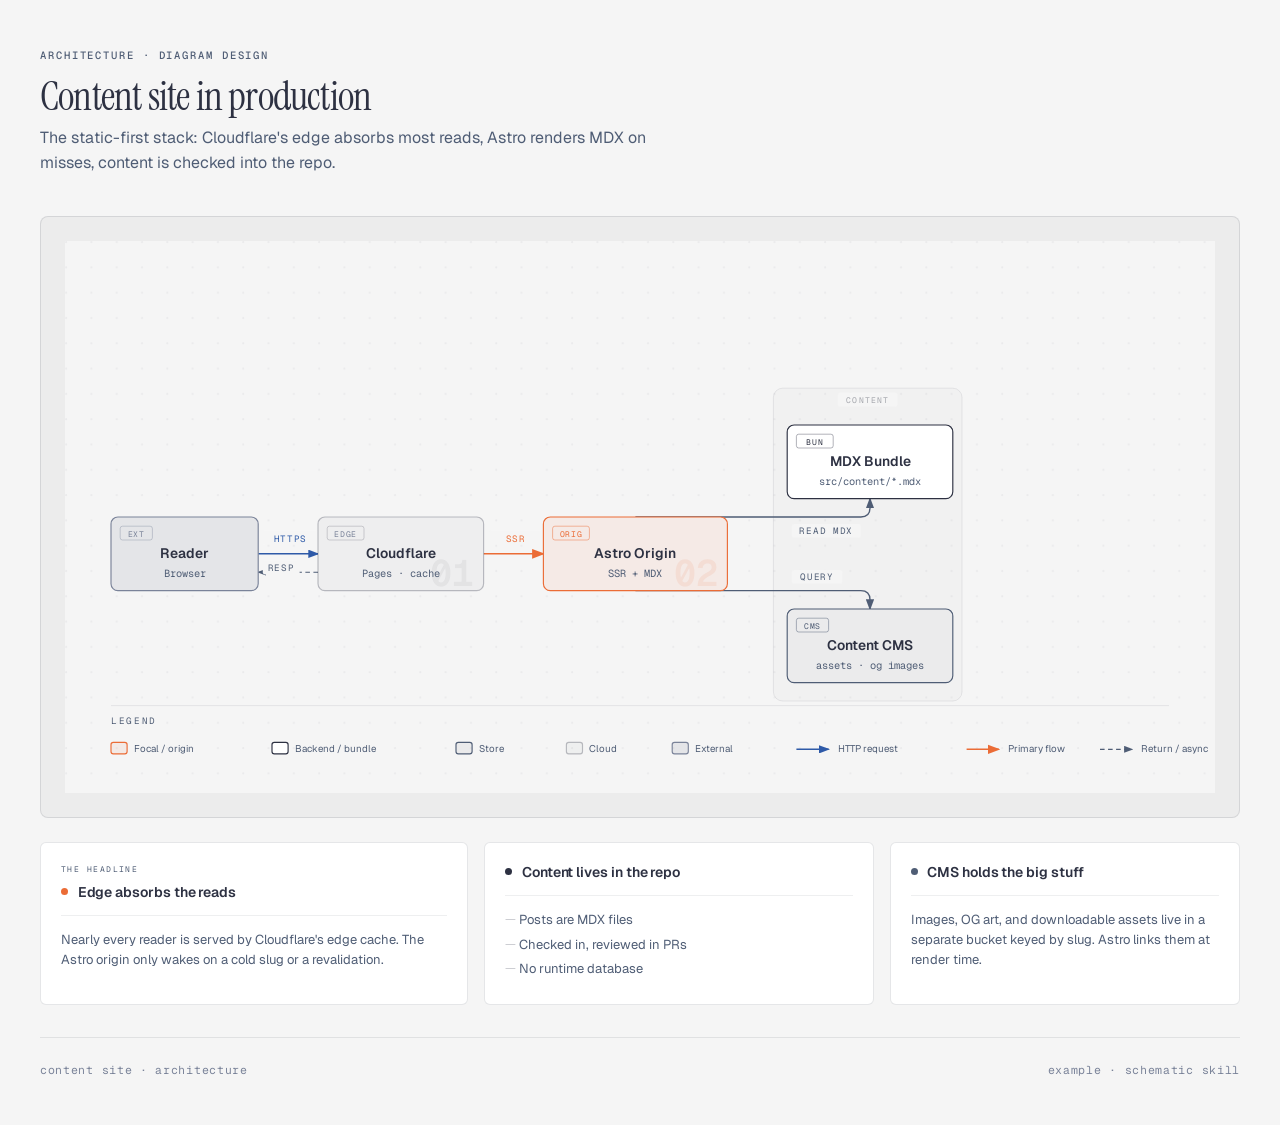
<file: diagram-design/assets/example-architecture-full.html>
<!DOCTYPE html>
<html lang="en">
<head>
  <meta charset="UTF-8">
  <meta name="viewport" content="width=device-width, initial-scale=1.0">
  <title>Content site · Architecture</title>
  <link href="https://fonts.googleapis.com/css2?family=Instrument+Serif:ital@0;1&family=Geist:wght@400;500;600&family=Geist+Mono:wght@400;500;600&display=swap" rel="stylesheet">
  <style>
    *, *::before, *::after { box-sizing: border-box; margin: 0; padding: 0; }
    :root {
      --color-paper: #f5f5f5; --color-paper-2: #ececec;
      --color-ink: #2d3142; --color-muted: #4f5d75; --color-soft: #7a8399;
      --color-rule: rgba(45,49,66,0.12);
      --color-accent: #eb6c36; --color-accent-tint: rgba(235,108,54,0.08);
      --color-link: #2e5aa8;
      --font-sans: 'Geist', system-ui, sans-serif;
      --font-serif: 'Instrument Serif', serif;
      --font-mono: 'Geist Mono', ui-monospace, monospace;
    }
    body { font-family: var(--font-sans); background: var(--color-paper); min-height: 100vh; padding: 3rem 2rem; color: var(--color-ink); }
    .container { max-width: 1200px; margin: 0 auto; }
    .header { margin-bottom: 2.5rem; }
    .header-eyebrow { font-family: var(--font-mono); font-size: 0.66rem; font-weight: 500; letter-spacing: 0.18em; text-transform: uppercase; color: var(--color-muted); margin-bottom: 0.75rem; }
    h1 { font-family: var(--font-serif); font-size: clamp(1.75rem, 3vw + 1rem, 2.5rem); font-weight: 400; letter-spacing: -0.02em; line-height: 1.1; margin-bottom: 0.5rem; }
    .subtitle { font-size: 1rem; line-height: 1.55; color: var(--color-muted); max-width: 58ch; }
    .diagram-container { background: var(--color-paper-2); border-radius: 8px; border: 1px solid var(--color-rule); padding: 1.5rem; overflow-x: auto; }
    svg { width: 100%; min-width: 900px; display: block; }
    .cards { display: grid; grid-template-columns: 1.1fr 1fr 0.9fr; gap: 1rem; margin-top: 1.5rem; }
    @media (max-width: 820px) { .cards { grid-template-columns: 1fr; } }
    .card { background: #fff; border-radius: 6px; border: 1px solid var(--color-rule); padding: 1.25rem; }
    .card .eyebrow { font-family: var(--font-mono); font-size: 0.5rem; letter-spacing: 0.18em; text-transform: uppercase; color: var(--color-muted); margin-bottom: 0.5rem; }
    .card-header { display: flex; align-items: center; gap: 0.6rem; margin-bottom: 0.875rem; padding-bottom: 0.875rem; border-bottom: 1px solid rgba(45,49,66,0.08); }
    .card-dot { width: 7px; height: 7px; border-radius: 50%; }
    .card-dot.ink { background: var(--color-ink); } .card-dot.muted { background: var(--color-muted); } .card-dot.coral { background: var(--color-accent); }
    .card h3 { font-size: 0.875rem; font-weight: 600; letter-spacing: -0.005em; }
    .card p, .card ul { color: var(--color-muted); font-size: 0.8125rem; line-height: 1.55; list-style: none; }
    .card li { margin-bottom: 0.3rem; padding-left: 0.875rem; position: relative; }
    .card li::before { content: '—'; position: absolute; left: 0; color: rgba(45,49,66,0.25); font-size: 0.75rem; }
    .footer { margin-top: 2rem; padding-top: 1.5rem; border-top: 1px solid rgba(45,49,66,0.10); font-family: var(--font-mono); font-size: 0.72rem; letter-spacing: 0.06em; color: var(--color-soft); display: flex; justify-content: space-between; flex-wrap: wrap; gap: 0.5rem; }
  </style>
</head>
<body>
  <div class="container">
    <div class="header">
      <p class="header-eyebrow">Architecture · Diagram Design</p>
      <h1>Content site in production</h1>
      <p class="subtitle">The static-first stack: Cloudflare's edge absorbs most reads, Astro renders MDX on misses, content is checked into the repo.</p>
    </div>

    <div class="diagram-container">
      <svg viewBox="0 0 1000 480" xmlns="http://www.w3.org/2000/svg" role="img" aria-labelledby="architecture-full-title architecture-full-desc">
        <title id="architecture-full-title">Content site in production</title>
        <desc id="architecture-full-desc">Architecture diagram showing reader requests moving through Cloudflare to an Astro origin, MDX bundle, and content CMS.</desc>
        <defs>
          <pattern id="dots" width="22" height="22" patternUnits="userSpaceOnUse">
            <circle cx="1" cy="1" r="0.9" fill="rgba(45,49,66,0.10)"/>
          </pattern>
          <marker id="arrow" markerWidth="8" markerHeight="6" refX="7" refY="3" orient="auto"><polygon points="0 0, 8 3, 0 6" fill="#4f5d75"/></marker>
          <marker id="arrow-accent" markerWidth="8" markerHeight="6" refX="7" refY="3" orient="auto"><polygon points="0 0, 8 3, 0 6" fill="#eb6c36"/></marker>
          <marker id="arrow-link" markerWidth="8" markerHeight="6" refX="7" refY="3" orient="auto"><polygon points="0 0, 8 3, 0 6" fill="#2e5aa8"/></marker>
        </defs>

        <rect width="100%" height="100%" fill="#f5f5f5"/>
        <rect width="100%" height="100%" fill="url(#dots)" opacity="0.55"/>

        <!-- Zone: Content services (drawn before arrows and nodes) -->
        <rect x="616" y="128" width="164" height="272" rx="8"
              fill="rgba(45,49,66,0.02)" stroke="rgba(45,49,66,0.10)" stroke-width="0.8"/>
        <rect x="672" y="132" width="52" height="12" rx="2" fill="#f5f5f5"/>
        <text x="698" y="141" fill="rgba(45,49,66,0.40)" font-size="7" font-family="'Geist Mono', monospace"
              text-anchor="middle" letter-spacing="0.14em">CONTENT</text>

        <!-- Arrows first (behind boxes) -->
        <line x1="168" y1="272" x2="220" y2="272" stroke="#2e5aa8" stroke-width="1.2" marker-end="url(#arrow-link)"/>
        <line x1="364" y1="272" x2="416" y2="272" stroke="#eb6c36" stroke-width="1.4" marker-end="url(#arrow-accent)"/>
        <path d="M 496,240 H 692 Q 700,240 700,232 V 224"
              fill="none" stroke="#4f5d75" stroke-width="1.2" marker-end="url(#arrow)"/>
        <path d="M 496,304 H 692 Q 700,304 700,312 V 320"
              fill="none" stroke="#4f5d75" stroke-width="1.2" marker-end="url(#arrow)"/>

        <!-- Dashed return: Cloudflare→Reader (cached HTML) -->
        <path d="M 220,288 H 168" fill="none" stroke="#4f5d75" stroke-width="1" stroke-dasharray="4,3" marker-end="url(#arrow)"/>

        <!-- Arrow labels -->
        <rect x="172" y="252" width="48" height="12" rx="2" fill="#f5f5f5"/>
        <text x="196" y="262" fill="#2e5aa8" font-size="8" font-family="'Geist Mono', monospace" text-anchor="middle" letter-spacing="0.08em">HTTPS</text>

        <rect x="172" y="278" width="32" height="12" rx="2" fill="#f5f5f5"/>
        <text x="188" y="287" fill="#4f5d75" font-size="8" font-family="'Geist Mono', monospace" text-anchor="middle" letter-spacing="0.08em">RESP</text>

        <rect x="368" y="252" width="48" height="12" rx="2" fill="#f5f5f5"/>
        <text x="392" y="262" fill="#eb6c36" font-size="8" font-family="'Geist Mono', monospace" text-anchor="middle" letter-spacing="0.08em">SSR</text>

        <rect x="632" y="246" width="60" height="12" rx="2" fill="#f5f5f5"/>
        <text x="662" y="255" fill="#4f5d75" font-size="8" font-family="'Geist Mono', monospace" text-anchor="middle" letter-spacing="0.08em">READ MDX</text>

        <rect x="632" y="286" width="44" height="12" rx="2" fill="#f5f5f5"/>
        <text x="654" y="295" fill="#4f5d75" font-size="8" font-family="'Geist Mono', monospace" text-anchor="middle" letter-spacing="0.08em">QUERY</text>

        <!-- Node: Reader -->
        <rect x="40" y="240" width="128" height="64" rx="6" fill="#f5f5f5"/>
        <rect x="40" y="240" width="128" height="64" rx="6" fill="rgba(79,93,117,0.10)" stroke="#7a8399" stroke-width="1"/>
        <rect x="48" y="248" width="28" height="12" rx="2" fill="transparent" stroke="rgba(122,131,153,0.40)" stroke-width="0.8"/>
        <text x="62" y="257" fill="#7a8399" font-size="7" font-family="'Geist Mono', monospace" text-anchor="middle" letter-spacing="0.08em">EXT</text>
        <text x="104" y="276" fill="#2d3142" font-size="12" font-weight="600" font-family="'Geist', sans-serif" text-anchor="middle">Reader</text>
        <text x="104" y="292" fill="#4f5d75" font-size="9" font-family="'Geist Mono', monospace" text-anchor="middle">Browser</text>

        <!-- Node: Cloudflare -->
        <rect x="220" y="240" width="144" height="64" rx="6" fill="#f5f5f5"/>
        <rect x="220" y="240" width="144" height="64" rx="6" fill="rgba(45,49,66,0.03)" stroke="rgba(45,49,66,0.30)" stroke-width="1"/>
        <rect x="228" y="248" width="32" height="12" rx="2" fill="transparent" stroke="rgba(45,49,66,0.22)" stroke-width="0.8"/>
        <text x="244" y="257" fill="#7a8399" font-size="7" font-family="'Geist Mono', monospace" text-anchor="middle" letter-spacing="0.08em">EDGE</text>
        <text x="356" y="300" fill="rgba(45,49,66,0.06)" font-size="32" font-weight="600" font-family="'Geist Mono', monospace" text-anchor="end">01</text>
        <text x="292" y="276" fill="#2d3142" font-size="12" font-weight="600" font-family="'Geist', sans-serif" text-anchor="middle">Cloudflare</text>
        <text x="292" y="292" fill="#4f5d75" font-size="9" font-family="'Geist Mono', monospace" text-anchor="middle">Pages · cache</text>

        <!-- Node: Astro (focal coral) -->
        <rect x="416" y="240" width="160" height="64" rx="6" fill="#f5f5f5"/>
        <rect x="416" y="240" width="160" height="64" rx="6" fill="rgba(235,108,54,0.08)" stroke="#eb6c36" stroke-width="1"/>
        <rect x="424" y="248" width="32" height="12" rx="2" fill="transparent" stroke="rgba(235,108,54,0.50)" stroke-width="0.8"/>
        <text x="440" y="257" fill="#eb6c36" font-size="7" font-family="'Geist Mono', monospace" text-anchor="middle" letter-spacing="0.08em">ORIG</text>
        <text x="568" y="300" fill="rgba(235,108,54,0.10)" font-size="32" font-weight="600" font-family="'Geist Mono', monospace" text-anchor="end">02</text>
        <text x="496" y="276" fill="#2d3142" font-size="12" font-weight="600" font-family="'Geist', sans-serif" text-anchor="middle">Astro Origin</text>
        <text x="496" y="292" fill="#4f5d75" font-size="9" font-family="'Geist Mono', monospace" text-anchor="middle">SSR + MDX</text>

        <!-- Node: MDX Bundle -->
        <rect x="628" y="160" width="144" height="64" rx="6" fill="#f5f5f5"/>
        <rect x="628" y="160" width="144" height="64" rx="6" fill="#ffffff" stroke="#2d3142" stroke-width="1"/>
        <rect x="636" y="168" width="32" height="12" rx="2" fill="transparent" stroke="rgba(45,49,66,0.40)" stroke-width="0.8"/>
        <text x="652" y="177" fill="#2d3142" font-size="7" font-family="'Geist Mono', monospace" text-anchor="middle" letter-spacing="0.08em">BUN</text>
        <text x="700" y="196" fill="#2d3142" font-size="12" font-weight="600" font-family="'Geist', sans-serif" text-anchor="middle">MDX Bundle</text>
        <text x="700" y="212" fill="#4f5d75" font-size="9" font-family="'Geist Mono', monospace" text-anchor="middle">src/content/*.mdx</text>

        <!-- Node: Content CMS -->
        <rect x="628" y="320" width="144" height="64" rx="6" fill="#f5f5f5"/>
        <rect x="628" y="320" width="144" height="64" rx="6" fill="rgba(45,49,66,0.05)" stroke="#4f5d75" stroke-width="1"/>
        <rect x="636" y="328" width="28" height="12" rx="2" fill="transparent" stroke="rgba(79,93,117,0.50)" stroke-width="0.8"/>
        <text x="650" y="337" fill="#4f5d75" font-size="7" font-family="'Geist Mono', monospace" text-anchor="middle" letter-spacing="0.08em">CMS</text>
        <text x="700" y="356" fill="#2d3142" font-size="12" font-weight="600" font-family="'Geist', sans-serif" text-anchor="middle">Content CMS</text>
        <text x="700" y="372" fill="#4f5d75" font-size="9" font-family="'Geist Mono', monospace" text-anchor="middle">assets · og images</text>

        <!-- Legend strip -->
        <line x1="40" y1="404" x2="960" y2="404" stroke="rgba(45,49,66,0.10)" stroke-width="0.8"/>
        <text x="40" y="420" fill="#4f5d75" font-size="8" font-family="'Geist Mono', monospace" letter-spacing="0.18em">LEGEND</text>

        <rect x="40" y="436" width="14" height="10" rx="2" fill="rgba(235,108,54,0.08)" stroke="#eb6c36" stroke-width="1"/>
        <text x="60" y="444" fill="#4f5d75" font-size="8.5" font-family="'Geist', sans-serif">Focal / origin</text>

        <rect x="180" y="436" width="14" height="10" rx="2" fill="#ffffff" stroke="#2d3142" stroke-width="1"/>
        <text x="200" y="444" fill="#4f5d75" font-size="8.5" font-family="'Geist', sans-serif">Backend / bundle</text>

        <rect x="340" y="436" width="14" height="10" rx="2" fill="rgba(45,49,66,0.05)" stroke="#4f5d75" stroke-width="1"/>
        <text x="360" y="444" fill="#4f5d75" font-size="8.5" font-family="'Geist', sans-serif">Store</text>

        <rect x="436" y="436" width="14" height="10" rx="2" fill="rgba(45,49,66,0.03)" stroke="rgba(45,49,66,0.30)" stroke-width="1"/>
        <text x="456" y="444" fill="#4f5d75" font-size="8.5" font-family="'Geist', sans-serif">Cloud</text>

        <rect x="528" y="436" width="14" height="10" rx="2" fill="rgba(79,93,117,0.10)" stroke="#7a8399" stroke-width="1"/>
        <text x="548" y="444" fill="#4f5d75" font-size="8.5" font-family="'Geist', sans-serif">External</text>

        <line x1="636" y1="442" x2="664" y2="442" stroke="#2e5aa8" stroke-width="1.2" marker-end="url(#arrow-link)"/>
        <text x="672" y="444" fill="#4f5d75" font-size="8.5" font-family="'Geist', sans-serif">HTTP request</text>

        <line x1="784" y1="442" x2="812" y2="442" stroke="#eb6c36" stroke-width="1.4" marker-end="url(#arrow-accent)"/>
        <text x="820" y="444" fill="#4f5d75" font-size="8.5" font-family="'Geist', sans-serif">Primary flow</text>

        <line x1="900" y1="442" x2="928" y2="442" stroke="#4f5d75" stroke-width="1" stroke-dasharray="4,3" marker-end="url(#arrow)"/>
        <text x="936" y="444" fill="#4f5d75" font-size="8.5" font-family="'Geist', sans-serif">Return / async</text>
      </svg>
    </div>

    <div class="cards">
      <div class="card">
        <p class="eyebrow">THE HEADLINE</p>
        <div class="card-header"><span class="card-dot coral"></span><h3>Edge absorbs the reads</h3></div>
        <p>Nearly every reader is served by Cloudflare's edge cache. The Astro origin only wakes on a cold slug or a revalidation.</p>
      </div>
      <div class="card">
        <div class="card-header"><span class="card-dot ink"></span><h3>Content lives in the repo</h3></div>
        <ul><li>Posts are MDX files</li><li>Checked in, reviewed in PRs</li><li>No runtime database</li></ul>
      </div>
      <div class="card">
        <div class="card-header"><span class="card-dot muted"></span><h3>CMS holds the big stuff</h3></div>
        <p>Images, OG art, and downloadable assets live in a separate bucket keyed by slug. Astro links them at render time.</p>
      </div>
    </div>

    <div class="footer">
      <span>content site · architecture</span>
      <span>example · schematic skill</span>
    </div>
  </div>
</body>
</html>
</file>
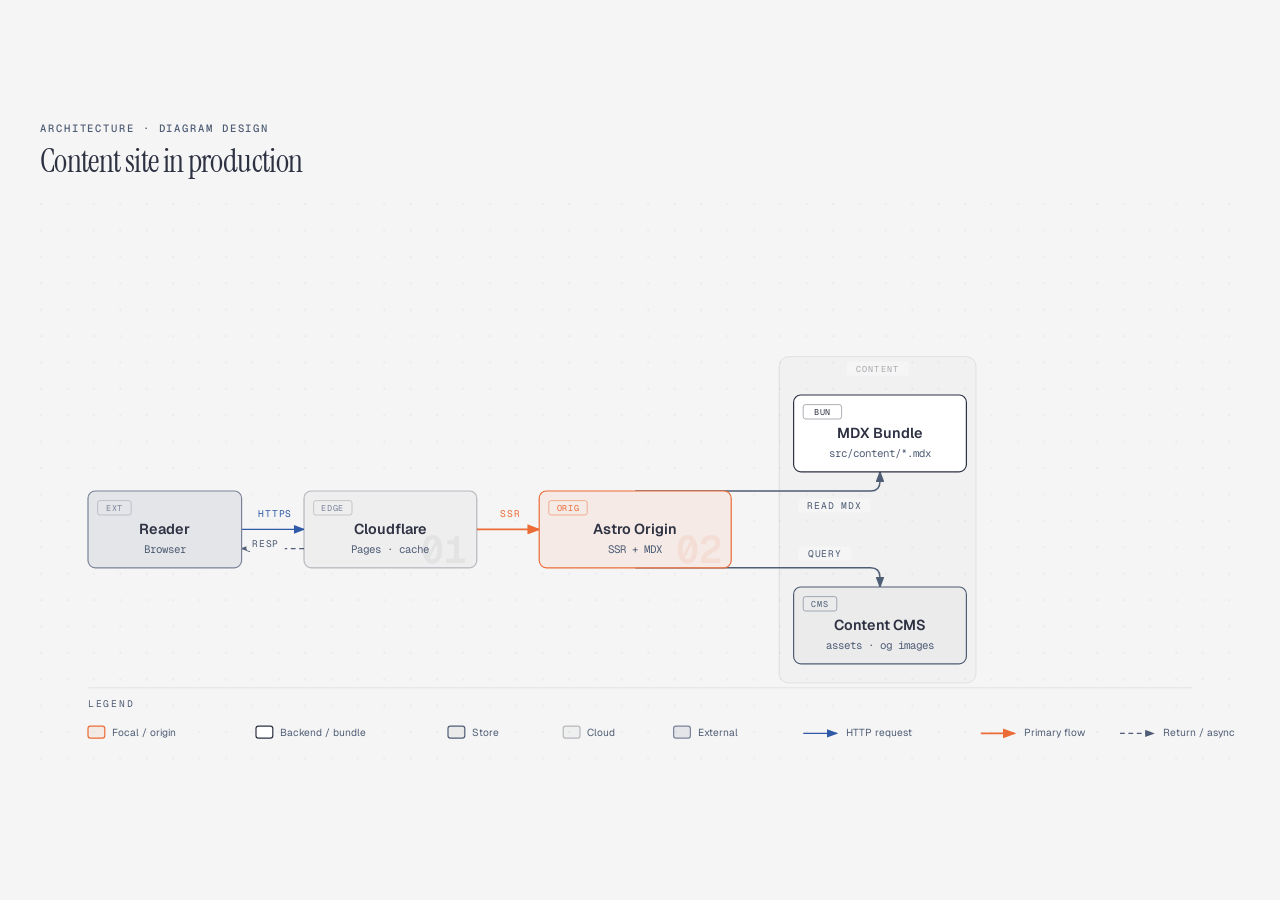
<file: diagram-design/assets/example-architecture.html>
<!DOCTYPE html>
<html lang="en">
<head>
  <meta charset="UTF-8">
  <meta name="viewport" content="width=device-width, initial-scale=1.0">
  <title>Content site · Architecture</title>
  <link href="https://fonts.googleapis.com/css2?family=Instrument+Serif:ital@0;1&family=Geist:wght@400;500;600&family=Geist+Mono:wght@400;500;600&display=swap" rel="stylesheet">
  <style>
    *, *::before, *::after { box-sizing: border-box; margin: 0; padding: 0; }
    :root {
      --color-paper:   #f5f5f5;
      --color-ink:     #2d3142;
      --color-muted:   #4f5d75;
      --color-accent:  #eb6c36;
      --font-sans:     'Geist', system-ui, sans-serif;
      --font-serif:    'Instrument Serif', serif;
      --font-mono:     'Geist Mono', ui-monospace, monospace;
    }

    body {
      font-family: var(--font-sans);
      background: var(--color-paper);
      color: var(--color-ink);
      min-height: 100vh;
      display: flex;
      align-items: center;
      justify-content: center;
      padding: 3rem 2rem;
    }

    .frame { max-width: 1200px; width: 100%; }

    .eyebrow {
      font-family: var(--font-mono);
      font-size: 0.66rem;
      font-weight: 500;
      letter-spacing: 0.18em;
      text-transform: uppercase;
      color: var(--color-muted);
      margin-bottom: 0.5rem;
    }

    h1 {
      font-family: var(--font-serif);
      font-size: clamp(1.5rem, 2.4vw + 0.75rem, 2rem);
      font-weight: 400;
      letter-spacing: -0.02em;
      line-height: 1.15;
      color: var(--color-ink);
      margin-bottom: 1.5rem;
    }

    svg { width: 100%; min-width: 900px; display: block; }
  </style>
</head>
<body>
  <div class="frame">
    <p class="eyebrow">Architecture · Diagram Design</p>
    <h1>Content site in production</h1>

    <svg viewBox="0 0 1000 480" xmlns="http://www.w3.org/2000/svg" role="img" aria-labelledby="architecture-title architecture-desc">
      <title id="architecture-title">Content site in production</title>
      <desc id="architecture-desc">Architecture diagram showing reader requests moving through Cloudflare to an Astro origin, MDX bundle, and content CMS.</desc>
        <defs>
          <pattern id="dots" width="22" height="22" patternUnits="userSpaceOnUse">
            <circle cx="1" cy="1" r="0.9" fill="rgba(45,49,66,0.10)"/>
          </pattern>
          <marker id="arrow" markerWidth="8" markerHeight="6" refX="7" refY="3" orient="auto"><polygon points="0 0, 8 3, 0 6" fill="#4f5d75"/></marker>
          <marker id="arrow-accent" markerWidth="8" markerHeight="6" refX="7" refY="3" orient="auto"><polygon points="0 0, 8 3, 0 6" fill="#eb6c36"/></marker>
          <marker id="arrow-link" markerWidth="8" markerHeight="6" refX="7" refY="3" orient="auto"><polygon points="0 0, 8 3, 0 6" fill="#2e5aa8"/></marker>
        </defs>

        <rect width="100%" height="100%" fill="#f5f5f5"/>
        <rect width="100%" height="100%" fill="url(#dots)" opacity="0.55"/>

        <!-- Zone: Content services (drawn before arrows and nodes) -->
        <rect x="616" y="128" width="164" height="272" rx="8"
              fill="rgba(45,49,66,0.02)" stroke="rgba(45,49,66,0.10)" stroke-width="0.8"/>
        <rect x="672" y="132" width="52" height="12" rx="2" fill="#f5f5f5"/>
        <text x="698" y="141" fill="rgba(45,49,66,0.40)" font-size="7" font-family="'Geist Mono', monospace"
              text-anchor="middle" letter-spacing="0.14em">CONTENT</text>

        <!-- Arrows first (behind boxes) -->
        <line x1="168" y1="272" x2="220" y2="272" stroke="#2e5aa8" stroke-width="1.2" marker-end="url(#arrow-link)"/>
        <line x1="364" y1="272" x2="416" y2="272" stroke="#eb6c36" stroke-width="1.4" marker-end="url(#arrow-accent)"/>
        <!-- Exit Astro top→enter MDX bottom; exit Astro bottom→enter CMS top -->
        <path d="M 496,240 H 692 Q 700,240 700,232 V 224"
              fill="none" stroke="#4f5d75" stroke-width="1.2" marker-end="url(#arrow)"/>
        <path d="M 496,304 H 692 Q 700,304 700,312 V 320"
              fill="none" stroke="#4f5d75" stroke-width="1.2" marker-end="url(#arrow)"/>

        <!-- Dashed return: Cloudflare→Reader (cached HTML — same orthogonal rules as solid) -->
        <path d="M 220,288 H 168" fill="none" stroke="#4f5d75" stroke-width="1" stroke-dasharray="4,3" marker-end="url(#arrow)"/>

        <!-- Arrow labels -->
        <rect x="172" y="252" width="48" height="12" rx="2" fill="#f5f5f5"/>
        <text x="196" y="262" fill="#2e5aa8" font-size="8" font-family="'Geist Mono', monospace" text-anchor="middle" letter-spacing="0.08em">HTTPS</text>

        <rect x="172" y="278" width="32" height="12" rx="2" fill="#f5f5f5"/>
        <text x="188" y="287" fill="#4f5d75" font-size="8" font-family="'Geist Mono', monospace" text-anchor="middle" letter-spacing="0.08em">RESP</text>

        <rect x="368" y="252" width="48" height="12" rx="2" fill="#f5f5f5"/>
        <text x="392" y="262" fill="#eb6c36" font-size="8" font-family="'Geist Mono', monospace" text-anchor="middle" letter-spacing="0.08em">SSR</text>

        <rect x="632" y="246" width="60" height="12" rx="2" fill="#f5f5f5"/>
        <text x="662" y="255" fill="#4f5d75" font-size="8" font-family="'Geist Mono', monospace" text-anchor="middle" letter-spacing="0.08em">READ MDX</text>

        <rect x="632" y="286" width="44" height="12" rx="2" fill="#f5f5f5"/>
        <text x="654" y="295" fill="#4f5d75" font-size="8" font-family="'Geist Mono', monospace" text-anchor="middle" letter-spacing="0.08em">QUERY</text>

        <!-- Node: Reader -->
        <rect x="40" y="240" width="128" height="64" rx="6" fill="#f5f5f5"/>
        <rect x="40" y="240" width="128" height="64" rx="6" fill="rgba(79,93,117,0.10)" stroke="#7a8399" stroke-width="1"/>
        <rect x="48" y="248" width="28" height="12" rx="2" fill="transparent" stroke="rgba(122,131,153,0.40)" stroke-width="0.8"/>
        <text x="62" y="257" fill="#7a8399" font-size="7" font-family="'Geist Mono', monospace" text-anchor="middle" letter-spacing="0.08em">EXT</text>
        <text x="104" y="276" fill="#2d3142" font-size="12" font-weight="600" font-family="'Geist', sans-serif" text-anchor="middle">Reader</text>
        <text x="104" y="292" fill="#4f5d75" font-size="9" font-family="'Geist Mono', monospace" text-anchor="middle">Browser</text>

        <!-- Node: Cloudflare -->
        <rect x="220" y="240" width="144" height="64" rx="6" fill="#f5f5f5"/>
        <rect x="220" y="240" width="144" height="64" rx="6" fill="rgba(45,49,66,0.03)" stroke="rgba(45,49,66,0.30)" stroke-width="1"/>
        <rect x="228" y="248" width="32" height="12" rx="2" fill="transparent" stroke="rgba(45,49,66,0.22)" stroke-width="0.8"/>
        <text x="244" y="257" fill="#7a8399" font-size="7" font-family="'Geist Mono', monospace" text-anchor="middle" letter-spacing="0.08em">EDGE</text>
        <text x="356" y="300" fill="rgba(45,49,66,0.06)" font-size="32" font-weight="600" font-family="'Geist Mono', monospace" text-anchor="end">01</text>
        <text x="292" y="276" fill="#2d3142" font-size="12" font-weight="600" font-family="'Geist', sans-serif" text-anchor="middle">Cloudflare</text>
        <text x="292" y="292" fill="#4f5d75" font-size="9" font-family="'Geist Mono', monospace" text-anchor="middle">Pages · cache</text>

        <!-- Node: Astro (focal coral) -->
        <rect x="416" y="240" width="160" height="64" rx="6" fill="#f5f5f5"/>
        <rect x="416" y="240" width="160" height="64" rx="6" fill="rgba(235,108,54,0.08)" stroke="#eb6c36" stroke-width="1"/>
        <rect x="424" y="248" width="32" height="12" rx="2" fill="transparent" stroke="rgba(235,108,54,0.50)" stroke-width="0.8"/>
        <text x="440" y="257" fill="#eb6c36" font-size="7" font-family="'Geist Mono', monospace" text-anchor="middle" letter-spacing="0.08em">ORIG</text>
        <text x="568" y="300" fill="rgba(235,108,54,0.10)" font-size="32" font-weight="600" font-family="'Geist Mono', monospace" text-anchor="end">02</text>
        <text x="496" y="276" fill="#2d3142" font-size="12" font-weight="600" font-family="'Geist', sans-serif" text-anchor="middle">Astro Origin</text>
        <text x="496" y="292" fill="#4f5d75" font-size="9" font-family="'Geist Mono', monospace" text-anchor="middle">SSR + MDX</text>

        <!-- Node: MDX Bundle -->
        <rect x="628" y="160" width="144" height="64" rx="6" fill="#f5f5f5"/>
        <rect x="628" y="160" width="144" height="64" rx="6" fill="#ffffff" stroke="#2d3142" stroke-width="1"/>
        <rect x="636" y="168" width="32" height="12" rx="2" fill="transparent" stroke="rgba(45,49,66,0.40)" stroke-width="0.8"/>
        <text x="652" y="177" fill="#2d3142" font-size="7" font-family="'Geist Mono', monospace" text-anchor="middle" letter-spacing="0.08em">BUN</text>
        <text x="700" y="196" fill="#2d3142" font-size="12" font-weight="600" font-family="'Geist', sans-serif" text-anchor="middle">MDX Bundle</text>
        <text x="700" y="212" fill="#4f5d75" font-size="9" font-family="'Geist Mono', monospace" text-anchor="middle">src/content/*.mdx</text>

        <!-- Node: Content CMS -->
        <rect x="628" y="320" width="144" height="64" rx="6" fill="#f5f5f5"/>
        <rect x="628" y="320" width="144" height="64" rx="6" fill="rgba(45,49,66,0.05)" stroke="#4f5d75" stroke-width="1"/>
        <rect x="636" y="328" width="28" height="12" rx="2" fill="transparent" stroke="rgba(79,93,117,0.50)" stroke-width="0.8"/>
        <text x="650" y="337" fill="#4f5d75" font-size="7" font-family="'Geist Mono', monospace" text-anchor="middle" letter-spacing="0.08em">CMS</text>
        <text x="700" y="356" fill="#2d3142" font-size="12" font-weight="600" font-family="'Geist', sans-serif" text-anchor="middle">Content CMS</text>
        <text x="700" y="372" fill="#4f5d75" font-size="9" font-family="'Geist Mono', monospace" text-anchor="middle">assets · og images</text>

        <!-- Legend strip -->
        <line x1="40" y1="404" x2="960" y2="404" stroke="rgba(45,49,66,0.10)" stroke-width="0.8"/>
        <text x="40" y="420" fill="#4f5d75" font-size="8" font-family="'Geist Mono', monospace" letter-spacing="0.18em">LEGEND</text>

        <rect x="40" y="436" width="14" height="10" rx="2" fill="rgba(235,108,54,0.08)" stroke="#eb6c36" stroke-width="1"/>
        <text x="60" y="444" fill="#4f5d75" font-size="8.5" font-family="'Geist', sans-serif">Focal / origin</text>

        <rect x="180" y="436" width="14" height="10" rx="2" fill="#ffffff" stroke="#2d3142" stroke-width="1"/>
        <text x="200" y="444" fill="#4f5d75" font-size="8.5" font-family="'Geist', sans-serif">Backend / bundle</text>

        <rect x="340" y="436" width="14" height="10" rx="2" fill="rgba(45,49,66,0.05)" stroke="#4f5d75" stroke-width="1"/>
        <text x="360" y="444" fill="#4f5d75" font-size="8.5" font-family="'Geist', sans-serif">Store</text>

        <rect x="436" y="436" width="14" height="10" rx="2" fill="rgba(45,49,66,0.03)" stroke="rgba(45,49,66,0.30)" stroke-width="1"/>
        <text x="456" y="444" fill="#4f5d75" font-size="8.5" font-family="'Geist', sans-serif">Cloud</text>

        <rect x="528" y="436" width="14" height="10" rx="2" fill="rgba(79,93,117,0.10)" stroke="#7a8399" stroke-width="1"/>
        <text x="548" y="444" fill="#4f5d75" font-size="8.5" font-family="'Geist', sans-serif">External</text>

        <line x1="636" y1="442" x2="664" y2="442" stroke="#2e5aa8" stroke-width="1.2" marker-end="url(#arrow-link)"/>
        <text x="672" y="444" fill="#4f5d75" font-size="8.5" font-family="'Geist', sans-serif">HTTP request</text>

        <line x1="784" y1="442" x2="812" y2="442" stroke="#eb6c36" stroke-width="1.4" marker-end="url(#arrow-accent)"/>
        <text x="820" y="444" fill="#4f5d75" font-size="8.5" font-family="'Geist', sans-serif">Primary flow</text>

        <line x1="900" y1="442" x2="928" y2="442" stroke="#4f5d75" stroke-width="1" stroke-dasharray="4,3" marker-end="url(#arrow)"/>
        <text x="936" y="444" fill="#4f5d75" font-size="8.5" font-family="'Geist', sans-serif">Return / async</text>
      </svg>
  </div>
</body>
</html>
</file>
<file: design-taste-frontend/assets/system.css>
/*
  taste-skill system.css - the one system for the page. Link it first, then assets/ui/cards.css (the
  feature card, its panel and the fragment placements), then set the palette (--p-*), the fonts and
  the radius set on :root in the page (node scripts/start.mjs prints that block).
  Do not add a second grid, spacing scale, type scale, radius scale, button or card style.
*/

/* ---------------------------------------------------------------- tokens */
:root {
  /* palette (hex only; fx.js reads --bg --surface --ink --muted --accent --accent-ink) */
  --p-bg: #ffffff;
  --p-surface: #f4f4f4;
  --p-ink: #111111;
  --p-muted: #6b6b6b;
  --p-accent: #1a4be0;
  --p-accent-ink: #ffffff;
  --p-action: #1a4be0;      /* buttons, links, focus: the accent, or the ink when the accent is too pale */
  --p-action-ink: #ffffff;
  --p-inv-bg: #111111;
  --p-inv-surface: #1c1c1c;
  --p-inv-ink: #f4f4f4;
  --p-inv-muted: #a3a3a3;
  --p-inv-accent: #ffffff;
  --p-inv-accent-ink: #111111;
  --p-inv-action: #ffffff;
  --p-inv-action-ink: #111111;
  /* the lit ground behind UI and in the closing band (references/cards.md), one per page, tech pages only
     (none on kind other, which is flat): <html data-ground="sand|sky|sage|painting">. system.js gives it to every ground
     that holds UI, on light and dark pages alike; --hue on one panel changes only its accent */
  --ground-bg: #d9ccb7; --ground-surface: #e9e0d2; --ground-ink: #2a2622; --ground-muted: #5a534a; --ground-accent: #a8794a;

  /* fonts */
  --font-display: system-ui, -apple-system, "Segoe UI", sans-serif;
  --font-text: system-ui, -apple-system, "Segoe UI", sans-serif;
  --font-mono: ui-monospace, "SFMono-Regular", Menlo, Consolas, monospace;
  --display-weight: 400;    /* headlines 400; 500 on a tech page (software, gaming, hardware) */
  --display-tracking: -0.025em;

  /* the page rhythm (references/layout-v4.md): one section per screen. The header is fixed and
     --nav tall; every section is padded --padt above and --padb (plus the phone action bar, --bar)
     below, and is exactly one or two screens tall (--h: 1 or 2; --hm on a phone). The hero's words
     start --hgap under the header and its content ends --hpadb above the fold. */
  --nav: 72px;
  --padt: 120px;
  --padb: 72px;
  --hgap: 48px;
  --hpadb: 64px;
  --bar: 0px;
  /* grid: one .wrap (alias .container) for the header, every section and the footer, the same
     --gut on both sides: 1280 wide at x 80-1360 at 1440, 342 at x 24-366 at 390 */
  --container: 1280px;
  --gut: 80px;
  --pad: var(--gut);
  --gutter: 24px;

  /* spacing: 4/8 scale */
  --s-1: 4px;  --s-2: 8px;  --s-3: 12px; --s-4: 16px; --s-5: 24px;
  --s-6: 32px; --s-7: 48px; --s-8: 64px; --s-9: 96px; --s-10: 128px;
  --section: 40px;      /* only a .section outside main (the kit's demo pages); every main > section and
                           footer.closing take --padt and --padb */
  --section-band: 56px; /* the same for an older footer outside footer.closing */
  --head-gap: 48px;     /* the one heading-to-content gap, 32 on a phone (layout.css reads it as --ly-head-gap) */
  --card-pad: 16px;     /* card padding (cards.css sets its own for cards with a panel) */
  --card-gap: 16px;     /* gap between cards */

  /* type scale (the only sizes on the page) */
  --t-label: 13px;
  --t-small: 14px;
  --t-body: 16px;
  --t-lead: 18px;
  --t-card: 18px;
  --t-h3: 24px;
  /* straight lines from the phone size at 390 to the desktop size at 1440 (system.md's table) */
  --t-h2: clamp(30px, 1.72vw + 23.3px, 48px);
  --t-h1: clamp(38px, 3.24vw + 25.4px, 72px);
  /* a big number stays a step under the h2 (VI-11): 38 at 1440, 28 at 390, so it never reads as a
     section heading; a stats row and a price set their own, smaller still */
  --t-stat: clamp(28px, .952vw + 24.29px, 38px);

  /* radius: one scale (soft by default; data-radius on <html> switches it) */
  --r-sm: 8px;  --r-md: 12px; --r-lg: 20px; --r-btn: 8px;

  /* controls (fixed here; a page never adds its own) */
  --btn-h: 44px;
  --btn-h-sm: 36px;
  --nav-h: var(--nav);  /* the older name, kept for the kit's files */
  --icon: 16px;         /* small icons: socials, menu chevrons, mono brand marks */

  /* motion: the one UI ease-out (motion.css --m-ease and ui/base.css --u-ease read it; references/motion.md) */
  --ease: cubic-bezier(.2, .8, .2, 1);
  --dur: 180ms;
}
html[data-radius="sharp"] { --r-sm: 4px; --r-md: 6px;  --r-lg: 8px;  --r-btn: 4px; }
html[data-radius="soft"]  { --r-sm: 8px; --r-md: 12px; --r-lg: 20px; --r-btn: 8px; }
html[data-radius="round"] { --r-sm: 10px; --r-md: 16px; --r-lg: 24px; --r-btn: 999px; }
/* the four lit grounds (references/cards.md); sand is the default above. painting goes with
   painterly-landscape (x.ai's daylight sky over olive hills) */
html[data-ground="sky"]      { --ground-bg: #c6d3df; --ground-surface: #d6e0e9; --ground-ink: #25303a; --ground-muted: #4d5964; --ground-accent: #3f6a92; }
html[data-ground="sage"]     { --ground-bg: #cdd6c6; --ground-surface: #dce3d6; --ground-ink: #262d24; --ground-muted: #535b51; --ground-accent: #6c8e63; }
html[data-ground="painting"] { --ground-bg: #79a8d6; --ground-surface: #a6c4e2; --ground-ink: #16212c; --ground-muted: #273949; --ground-accent: #9c9b3c; }
/* cards.css takes its card and panel radii from this scale */
html[data-radius] .card { --c-r: var(--r-lg); }
html[data-radius] .panel { --p-r: var(--r-md); }

/* a phone: the header 56, the sections padded 96 / 48, the hero's words 40 under the header and its
   content ending 24 above the fold, 24 at both sides, 12 between columns */
@media (max-width: 639px) {
  :root { --nav: 56px; --padt: 96px; --padb: 48px; --hgap: 40px; --hpadb: 24px; --gut: 24px; --gutter: 12px; --card-gap: 12px; --head-gap: 32px; }
}
@media (min-width: 640px) {
  :root { --gut: 48px; --section: 48px; --section-band: 72px; --card-pad: 24px; }
}
@media (min-width: 1024px) {
  :root { --gut: 80px; --section: 56px; --section-band: 96px; --card-gap: 24px;
          --t-lead: 20px; --t-card: 20px; --t-h3: 28px; }
  /* a place (and a local service): the 1200 column at x 120-1320 */
  html[data-type="place"] { --gut: 120px; --container: 1200px; }
}
/* a place (VI-06, ST-96, PH-23): its own smaller type (h1 48/53 and 32/37, h2 32/40 and 24/30, titles
   and the sub-line 20 and 18), the Recipe 3 hero's gap under its photograph (40, 24 on a phone),
   square photographs and cards and 2px buttons, whatever data-radius and data-buttons say */
:root[data-type="place"] {
  --hgap: 40px;
  --t-h1: clamp(32px, 1.524vw + 26.06px, 48px);
  --t-h2: clamp(24px, .762vw + 21px, 32px);
  --t-h3: clamp(20px, .381vw + 18.51px, 24px);
  --r-sm: 2px; --r-md: 0px; --r-lg: 0px; --r-btn: 2px;
}
:root[data-type="place"] :is(h1, .t-h1) { line-height: 1.104; }
:root[data-type="place"] :is(h2, .t-h2) { line-height: 1.25; }
@media (max-width: 639px) {
  :root[data-type="place"] { --hgap: 24px; }
  :root[data-type="place"] :is(h1, .t-h1) { line-height: 1.156; }
}

/* ---------------------------------------------------------------- grounds (at most three) */
:root, .ground-base {
  --bg: var(--p-bg); --surface: var(--p-surface); --ink: var(--p-ink); --muted: var(--p-muted);
  --accent: var(--p-accent); --accent-ink: var(--p-accent-ink); --card: var(--p-surface);
  --action: var(--p-action); --action-ink: var(--p-action-ink);
}
.ground-surface {
  --bg: var(--p-surface); --surface: var(--p-bg); --ink: var(--p-ink); --muted: var(--p-muted);
  --accent: var(--p-accent); --accent-ink: var(--p-accent-ink); --card: var(--p-bg);
  --action: var(--p-action); --action-ink: var(--p-action-ink);
}
.ground-inverse {
  --bg: var(--p-inv-bg); --surface: var(--p-inv-surface); --ink: var(--p-inv-ink); --muted: var(--p-inv-muted);
  --accent: var(--p-inv-accent); --accent-ink: var(--p-inv-accent-ink); --card: var(--p-inv-surface);
  --action: var(--p-inv-action); --action-ink: var(--p-inv-action-ink);
}
:root, .ground-base, .ground-surface, .ground-inverse {
  --line: color-mix(in oklab, var(--ink) 11%, transparent);
  --line-strong: color-mix(in oklab, var(--ink) 20%, transparent);
  /* effects (fx.js) and UI fragments (assets/ui) take the colours of the ground they sit on */
  --fx-bg: var(--bg); --fx-surface: var(--surface); --fx-ink: var(--ink); --fx-muted: var(--muted);
  --fx-accent: var(--accent); --fx-accent-ink: var(--accent-ink);
  --ui-font: var(--font-text); --ui-mono: var(--font-mono); --ui-radius: var(--r-md);
}
.ground-base, .ground-surface, .ground-inverse { background: var(--bg); color: var(--ink); }

/* ---------------------------------------------------------------- base */
*, *::before, *::after { box-sizing: border-box; }
/* an anchor lands on the section's top (the judge's frame): the fixed header covers --nav of its --padt */
html { -webkit-text-size-adjust: 100%; scroll-padding-top: 0; scroll-behavior: auto; margin: 0; }
body {
  margin: 0; background: var(--bg); color: var(--ink);
  font: 400 var(--t-body)/1.55 var(--font-text);
  -webkit-font-smoothing: antialiased; text-rendering: optimizeLegibility; overflow-x: clip;
}
img, svg, video, canvas { display: block; max-width: 100%; }
/* hidden means hidden, also on an img the line above makes a block (a menu tab's photograph, a peek photograph) */
[hidden] { display: none !important; }
img, video { height: auto; }
a { color: inherit; text-decoration: none; }
button { font: inherit; color: inherit; }
h1, h2, h3, h4, p, ul, ol, figure, blockquote { margin: 0; }
ul, ol { padding: 0; list-style: none; }
h1, h2, h3, h4 {
  font-family: var(--font-display); font-weight: var(--display-weight);
  letter-spacing: var(--display-tracking); text-wrap: balance; overflow-wrap: break-word;
  /* a long word (a German compound at 390) breaks at a syllable with a hyphen, in the language of <html lang>;
     only words of 10 letters or more, 4 at least on each side, so a short English heading never breaks */
  hyphens: auto; -webkit-hyphens: auto; hyphenate-limit-chars: 10 4 4;
}
h1, .t-h1 { font-size: var(--t-h1); line-height: 1.04; }
h2, .t-h2 { font-size: var(--t-h2); line-height: 1.1; }
h3, .t-h3 { font-size: var(--t-h3); line-height: 1.2; }
h4, .t-card { font-family: var(--font-text); font-weight: 500; font-size: var(--t-card); line-height: 1.3; letter-spacing: -0.01em; }
p { text-wrap: pretty; }
.t-lead  { font-size: var(--t-lead); line-height: 1.5; }
.t-body  { font-size: var(--t-body); line-height: 1.55; }
.t-small { font-size: var(--t-small); line-height: 1.5; }
.t-label { font-size: var(--t-label); font-weight: 500; line-height: 1.4; letter-spacing: 0.01em; }
.t-stat  { font-family: var(--font-display); font-weight: var(--display-weight); font-size: var(--t-stat);
           line-height: 1; letter-spacing: var(--display-tracking); font-variant-numeric: tabular-nums; }
.muted { color: var(--muted); }
.mono  { font-family: var(--font-mono); }
.measure { max-width: 62ch; }
:focus-visible { outline: 2px solid var(--action); outline-offset: 2px; border-radius: 2px; }
::selection { background: color-mix(in oklab, var(--accent) 30%, transparent); }

/* ---------------------------------------------------------------- grid */
.wrap, .container { width: min(100% - 2 * var(--gut), var(--container)); margin-inline: auto; padding-inline: 0; }
.grid { display: grid; grid-template-columns: repeat(12, minmax(0, 1fr)); column-gap: var(--gutter); row-gap: var(--card-gap); }
.grid > * { min-width: 0; grid-column: 1 / -1; }
.section { padding-block: var(--section); }

/* ---------------------------------------------------------------- one section per screen
   The page is a stack of screens. Framed at scrollY = k x the screen height, a shot shows exactly one
   section: the hero alone on the first screen, every other section (and footer.closing, the close and
   the footer in one) exactly one or two screens tall, its h2 first, --padt under its top. Heights
   and padding do it: no pinning, snapping or script.
     <section class="section" id=".." style="--h: 2">     (2 screens; --hm sets a phone's count alone)
       <div class="wrap"> the h2 first, then the content </div>     (the one in-flow child)
     </section>
   A layer (a full-bleed photograph or ground behind the words) is an <img class="layer" aria-hidden="true">
   beside the .wrap. Content must fit: one screen holds 708px of content at 1440x900 (900 - 120 - 72),
   two hold 1,608 (the second screen's part starts --padt under its top with .g2). From 640 to 1279 a
   section keeps at least its screens and grows past them rather than overlap the next. */
main > :is(section, .section), footer.closing {
  position: relative; box-sizing: border-box;
  height: calc(var(--h, 1) * 100vh); height: calc(var(--h, 1) * 100svh);
  padding: var(--padt) 0 calc(var(--padb) + var(--bar));
}
main > :is(section, .section) > :is(.wrap, .container), footer.closing > .wrap { position: relative; z-index: 1; height: 100%; }
main > :is(section, .section) > :is(.wrap, .container):not(.grid) { display: flex; flex-direction: column; }
/* a .wrap that is the section's grid too (class="wrap grid"): its rows start at the top */
main > :is(section, .section) > :is(.wrap, .container).grid { align-content: start; }
/* .fill: the block that takes what the screen leaves under the heading (a photograph, a frame) */
main > :is(section, .section) > .wrap > .fill { flex: 1 1 0; min-height: 0; }
/* two screens as two groups: row 1 the h2 and the first group, row 2 the rest (no second h2), starting
   --padt under the second screen's top, so the second shot looks like any other section */
main > :is(section, .section).g2, footer.closing.g2 { --h: 2; }
main > :is(section, .section).g2 > :is(.wrap, .container), footer.closing.g2 > .wrap { display: grid; grid-template-rows: minmax(0, 1fr) minmax(0, 1fr); row-gap: calc(var(--padt) + var(--padb) + var(--bar)); }
main > :is(section, .section).g2 > :is(.wrap, .container) > *, footer.closing.g2 > .wrap > * { min-height: 0; align-self: start; }
main > :is(section, .section).g2 > :is(.wrap, .container) > :is(.group, .fill) { align-self: stretch; }
/* a group: one screen's part of a .g2 section (its h2 and first rows, or the rest) */
.group { display: flex; flex-direction: column; min-height: 0; }
/* each screen's card row runs down to that screen's foot (the cards stretch, their panels grow), so
   the second screen of a .g2 is never a short row over an empty ground; both rows end on the same line */
@media (min-width: 1024px) {
  main > :is(section, .section).g2 > .wrap > .grid:last-child,
  main > :is(section, .section).g2 > .wrap > .group > .grid:last-child { align-self: stretch; flex: 1 1 auto; min-height: 0; }
}
.group > .fill { flex: 1 1 0; min-height: 0; }
@media (min-width: 640px) and (max-width: 1279px) {
  main > :is(section, .section):not(.hero, .section--hero), footer.closing {
    height: auto; min-height: calc(var(--h, 1) * 100vh); min-height: calc(var(--h, 1) * 100svh);
  }
  /* the section is a column and its .wrap takes all of it, so a .fill (a photograph, a frame) still
     grows to the section's foot (a min-height percentage would not resolve, leaving it at its least) */
  /* :where() keeps it at no weight, so a page's own phone- or tablet-only hiding (section.desk-only { display: none }) wins */
  :where(main > :is(section, .section):not(.hero, .section--hero), footer.closing) { display: flex; flex-direction: column; }
  main > :is(section, .section):not(.hero, .section--hero) > :is(.wrap, .container), footer.closing > .wrap { flex: 1 0 auto; height: auto; min-height: 0; }
}
/* a phone: lvh (the screen with its bars hidden) for every section but the hero; --hm when stacking
   makes the content taller than the desktop count */
@media (max-width: 639px) {
  /* at least its screens, never less: content a screen cannot hold makes the section taller (the rhythm
     check then asks for --hm: 2 or less content); a fixed height would lay its last rows over the next
     section, the fault the phone shots showed most (a list under the closing heading and its button) */
  main > :is(section, .section):not(.hero, .section--hero), footer.closing {
    height: auto; min-height: calc(var(--hm, var(--h, 1)) * 100vh); min-height: calc(var(--hm, var(--h, 1)) * 100lvh);
  }
  /* one grid row at least the screens tall that grows with the .wrap's content: the .wrap is stretched to
     it, so its .fill and its two groups still share a definite height */
  /* (at no weight, as on the tablet: a page's own section.desk-only { display: none } still hides it) */
  :where(main > :is(section, .section):not(.hero, .section--hero):has(> :is(.wrap, .container)), footer.closing) {
    display: grid; grid-template-columns: minmax(0, 1fr); grid-template-rows: 1fr; grid-auto-rows: auto;
  }
  main > :is(section, .section):not(.hero, .section--hero) > :is(.wrap, .container), footer.closing > .wrap { height: auto; }
  main > :is(section, .section).g2m, footer.closing.g2m { --hm: 2; }
  main > :is(section, .section).g2m > :is(.wrap, .container), footer.closing.g2m > .wrap { display: grid; grid-template-rows: minmax(0, 1fr) minmax(0, 1fr); row-gap: calc(var(--padt) + var(--padb) + var(--bar)); }
  /* stacked in one, the two groups keep the open cards' 32px, so the first group's last panel never meets
     the next card's title */
  main > :is(section, .section).g2:not(.g2m) > :is(.wrap, .container) { display: flex; row-gap: var(--s-6); }
  /* what the two screens leave goes around the second group, so it opens below the header, not on the fold */
  main > :is(section, .section).g2:not(.g2m) > :is(.wrap, .container) > :last-child { margin-block: auto; }
  main > :is(section, .section).g2:not(.g2m) > :is(.wrap, .container) > * { align-self: stretch; }
}
/* a layer: the photograph or ground of a whole section, under its words, edge to edge */
main > :is(section, .section) > :is(img, video, canvas, picture).layer,
footer.closing > :is(img, video, canvas, picture).layer {
  position: absolute; inset: 0; z-index: 0; width: 100%; height: 100%; max-width: none; object-fit: cover; object-position: var(--pos, 50% 50%);
}
main > :is(section, .section) > picture.layer > img { width: 100%; height: 100%; object-fit: cover; }

/* the hero: exactly the first screen, the fixed header over its top. Its words start --hgap under the
   header (--photo adds a full-bleed photograph's height above them on a place); its content ends
   --hpadb above the fold, and nothing of the next section shows, at 1440, 1024, 820 and 390.
     <section class="hero hero--<type>"><div class="wrap"><div class="hero-text"> .. </div>[one strip]</div></section>
   .hero-text holds the whole composition (the words, and the picture or window beside or under them);
   one docked strip (logos, three facts) may follow it, at most 96px, desktop only. */
main > :is(.hero, .section--hero) {
  height: 100vh; height: 100svh; min-height: 0;
  padding: calc(var(--nav) + var(--photo, 0px) + var(--hgap)) 0 calc(var(--hpadb) + var(--bar));
}
:is(.hero, .section--hero) > .wrap { height: 100%; display: grid; grid-template-rows: minmax(0, 1fr) auto; row-gap: var(--s-7); }
:is(.hero, .section--hero) > .wrap > .hero-text { min-height: 0; }
/* a phone: the hero is at least the first screen and grows when a short phone (320x640) cannot hold its
   words, buttons and picture, so nothing of it lies over the next section or under the header */
@media (max-width: 639px) {
  main > :is(.hero, .section--hero) { height: auto; min-height: 100vh; min-height: 100svh; }
  main > :is(.hero, .section--hero):has(> :is(.wrap, .container)) { display: grid; grid-template-columns: minmax(0, 1fr); grid-template-rows: 1fr; grid-auto-rows: auto; }
  main > :is(.hero, .section--hero) > :is(.wrap, .container) { height: auto; }
}
:is(.hero, .section--hero) > .wrap > .hero-strip { grid-row: 2; max-height: 96px; }
@media (max-width: 639px) { :is(.hero, .section--hero) > .wrap > .hero-strip { display: none; } }
.section--hero .section-head { max-width: 860px; }
/* the starter's own hero (hero-split): the words on span-5 top-aligned, the picture on span-6 start-7
   as tall as the hero's content box (at most 716 at 1440x900); a phone stacks words, then the picture
   in what is left */
.hero-text.hero-split { height: 100%; align-items: stretch; }
.hero-split > .hero-copy { align-self: start; }
.hero-split > .hero-visual { position: relative; min-height: 0; height: 100%; }
@media (max-width: 1023px) {
  .hero-text.hero-split { display: flex; flex-direction: column; gap: var(--s-6); }
  .hero-split > .hero-visual { flex: 1 1 0; min-height: 200px; height: auto; }
}
.hero-copy > * + * { margin-top: var(--s-5); }
/* the h1 first in the words' column: its capitals start on the picture's top line, not the line box's
   (the leading above the capitals would put the words about 12px under the photograph's top) */
.hero-copy > h1:first-child { text-box: trim-start cap alphabetic; }
.hero-copy > .btn-row { margin-top: var(--s-6); }
/* three short facts at the foot of the words' column, on the picture's bottom line (no dead space
   under the buttons): <dl class="hero-facts"><div><dt>..</dt><dd>..</dd></div> x3</dl> */
@media (min-width: 1024px) {
  .hero-split > .hero-copy { height: 100%; display: flex; flex-direction: column; }
  .hero-split > .hero-copy > .hero-facts { margin-top: auto; }
}
.hero-facts { display: grid; grid-template-columns: repeat(3, minmax(0, 1fr)); gap: var(--s-5) var(--gutter); margin: 0; }
.hero-facts > div { display: grid; gap: var(--s-1); align-content: start; }
.hero-facts dt { font-size: var(--t-small); color: var(--muted); }
.hero-facts dd { margin: 0; font-weight: 500; }
@media (max-width: 1023px) { .hero-facts { display: none; } }
/* a notice line above the h1 (changed hours, a delivery cut-off): one line with a number, static,
   starting on the left line like the h1 under it */
.hero-notice { font-size: var(--t-small); font-weight: 500; color: var(--ink); }
.hero-notice b, .hero-notice strong { font-weight: 500; color: var(--accent); }
.hero-copy > .hero-notice + h1 { margin-top: var(--s-5); }

/* a phone: open tiles from a row of three or four (rooms, goods, beans) go two-up, an odd last one
   across the row, so a row of three fits one 844px screen (stacked one under another they need two) */
@media (max-width: 639px) {
  .grid > .tile:is(.span-3, .span-4) { grid-column: auto / span 6; }
  .grid > .tile:is(.span-3, .span-4):nth-child(odd of .tile):nth-last-child(1 of .tile) { grid-column: 1 / -1; }
  .grid > .tile:is(.span-3, .span-4) .tile__head { flex-wrap: wrap; gap: 0 var(--s-2); }
}
/* a phone: open cards (words on the ground, the panel under them) stacked one under another keep 32px
   between a panel's foot and the next card's title, so a title never reads as the panel's caption */
@media (max-width: 639px) { .grid:has(> .card--open) { row-gap: var(--s-6); } }
/* a phone stacks a two-screen section's four open tiles into its two screens: their panels take 180px (a wide
   crop), so the h2 and the first two tiles of two lines each end on the first screen and the four inside both,
   not a third of a screen past. A page that sets its group's own --p-h (#features .panel) sets its phone value
   too, as the starter does */
@media (max-width: 639px) { main > :is(section, .section).g2 .card--open > .panel { --p-h: 180px; } }
/* spans: desktop >= 1024. Tablet 640-1023: text cards on span-3 and span-6 go two-up; cards with a
   panel (a visual needs the width; the one exception is a span-6 pair, below)
   and everything else (split text and visuals, span-4 cards, span-5/7/8 blocks) take the full row, so a split stacks and no row is left half empty. Phone < 640: one column. */
@media (min-width: 640px) and (max-width: 1023px) {
  .grid > .card.span-3:not(:has(> .panel)), .grid > .card.span-6:not(:has(> .panel)) { grid-column: auto / span 6; }
  /* the one exception with a panel: a 2x2 (or a pair) of span-6 cards stays two-up from 720px (a panel
     of about 310px and more, wide enough for a kit fragment), so four cards take one or two screens
     at 768-820 instead of a card per row (four stacked panels run past two screens). Split cards and
     every other span keep the full row. Under 720 a card per row. */
  @media (min-width: 720px) {
    .grid > .card.span-6:has(> .panel):not(.card--split) { grid-column: auto / span 6; }
    .grid > .card.span-6:has(> .panel):not(.card--split):nth-child(odd of .card.span-6):nth-last-child(1 of .card.span-6) { grid-column: 1 / -1; }
  }
  /* open tiles (rooms, models, people, a photo pair) go two-up; an odd last one takes the row */
  .grid > .tile:is(.span-3, .span-4, .span-6) { grid-column: auto / span 6; }
  .grid > .tile:is(.span-3, .span-4, .span-6):nth-child(odd of .tile):nth-last-child(1 of .tile) { grid-column: 1 / -1; }
}
@media (min-width: 1024px) {
  .span-2  { grid-column: auto / span 2; }
  .span-3  { grid-column: auto / span 3; }
  .span-4  { grid-column: auto / span 4; }
  .span-5  { grid-column: auto / span 5; }
  .span-6  { grid-column: auto / span 6; }
  .span-7  { grid-column: auto / span 7; }
  .span-8  { grid-column: auto / span 8; }
  .span-9  { grid-column: auto / span 9; }
  .span-10 { grid-column: auto / span 10; }
  .span-12 { grid-column: auto / span 12; }
  .start-1 { grid-column-start: 1; } .start-2 { grid-column-start: 2; } .start-3 { grid-column-start: 3; }
  .start-5 { grid-column-start: 5; } .start-6 { grid-column-start: 6; } .start-7 { grid-column-start: 7; }
  .start-4 { grid-column-start: 4; } .start-8 { grid-column-start: 8; } .start-9 { grid-column-start: 9; }
  .start-10 { grid-column-start: 10; }
  /* a split is top-aligned: the words' first line and the picture's top on one line (never centred
     against each other, never mirrored: text left, the visual right, on every split of the page) */
  .grid--middle, .grid--top { align-items: start; }
}
/* card rows: every card in a row the same height (a plain .grid stretches them) */
.grid:is(.grid--middle, .grid--top) > .card { align-self: stretch; }
/* 1024-1279: a span-4 card's panel would be about 220px wide, too narrow for real UI. Cards with a
   panel on span-4 go two-up, a span-8 one takes the row, and an odd last one takes the row too
   (steps, proof row: two, then one wide; bento: the wide card, then the four small ones two by two) */
@media (min-width: 1024px) and (max-width: 1279px) {
  .grid > .card.span-4:has(> .panel) { grid-column: auto / span 6; }
  .grid > .card.span-8:has(> .panel),
  .grid > .card.span-4:has(> .panel):nth-child(odd of .card.span-4):nth-last-child(1 of .card.span-4) { grid-column: 1 / -1; }
}

/* ---------------------------------------------------------------- section heading */
.section-head { max-width: 760px; margin-bottom: var(--head-gap); display: grid; gap: var(--s-4); }
/* every heading starts on the left line (a centred head among left ones reads as a mistake): the
   old centred head is left-aligned too */
.section-head--center { text-align: left; justify-items: start; }
/* a head row: the h2 (and its line) left, one link or the section's button at the right line */
.section-head--split { max-width: none; display: flex; align-items: end; justify-content: space-between; gap: var(--s-5); flex-wrap: wrap; }
.section-head--split > div { display: grid; gap: var(--s-4); max-width: 760px; }
.section-head p { color: var(--ink); font-size: var(--t-lead); line-height: 1.5; max-width: 60ch; }
.section-head--row { max-width: none; display: flex; align-items: end; justify-content: space-between; gap: var(--s-5); flex-wrap: wrap; }
.section-head--row > div { display: grid; gap: var(--s-4); max-width: 760px; }
/* the hero row (hero-product, hero-cycle): the h1 and its line left, the buttons right, across 1280 */
.section--hero .section-head--row { max-width: none; }

/* ---------------------------------------------------------------- buttons (one pair, a dealt look)
   One pair a page, .btn--primary and .btn--secondary, in the look dealt with the page (sections.md)
   and set once on <html data-buttons>; the markup never changes:
     solid  filled primary, outlined secondary, the radius scale (Figma; the default)
     pill   pills, a chevron after the primary's label, a tinted secondary (x.ai)
     tonal  the radius scale, a tinted secondary with no outline (Linear, Vercel)
     arrow  an arrow after the primary's label; the secondary is a text link with an arrow (Stripe)
     block  near-square corners, 48px tall; the secondary is an underlined text link (shops, hotels) */
.btn {
  display: inline-flex; align-items: center; justify-content: center; gap: var(--s-2);
  height: var(--btn-h); padding: 0 var(--s-5); border-radius: var(--r-btn); border: 1px solid transparent;
  font: 500 var(--t-body)/1 var(--font-text); letter-spacing: 0; white-space: nowrap; cursor: pointer;
  transition: background-color var(--dur) var(--ease), color var(--dur) var(--ease), border-color var(--dur) var(--ease), text-decoration-color var(--dur) var(--ease);
}
.btn--primary { background: var(--action); color: var(--action-ink); }
.btn--primary:hover { background: color-mix(in oklab, var(--action) 86%, var(--ink)); }
/* an inverted primary (the action is the ground's ink: a brand band, a lit ground): its hover steps toward the ground, as the filled one steps toward the ink */
.ground-brand .btn--primary:hover { background: color-mix(in oklab, var(--action) 88%, var(--bg)); }
/* the ground's own colour with a clear border: never grey on grey, readable on an effect too */
.btn--secondary { background: var(--bg); color: var(--ink); border-color: var(--line-strong); }
.btn--secondary:hover { background: color-mix(in oklab, var(--bg) 94%, var(--ink)); border-color: color-mix(in oklab, var(--ink) 35%, transparent); }
.btn--sm { height: var(--btn-h-sm); padding: 0 var(--s-4); font-size: var(--t-small); }
html[data-buttons="pill"] { --r-btn: 999px; }
html[data-buttons="block"] { --r-btn: 2px; --btn-h: 48px; }
html:is([data-buttons="pill"], [data-buttons="tonal"]) .btn--secondary { background: color-mix(in oklab, var(--ink) 8%, var(--bg)); border-color: transparent; }
html:is([data-buttons="pill"], [data-buttons="tonal"]) .btn--secondary:hover { background: color-mix(in oklab, var(--ink) 14%, var(--bg)); border-color: transparent; }
/* arrow and block: the secondary is a text link at the button's height (no box: one button look) */
html:is([data-buttons="arrow"], [data-buttons="block"]) .btn--secondary {
  background: none; border-color: transparent; padding-inline: var(--s-2);
  text-decoration: underline; text-underline-offset: 4px; text-decoration-color: var(--line-strong);   /* the .link look */
}
html:is([data-buttons="arrow"], [data-buttons="block"]) .btn--secondary:hover { background: none; border-color: transparent; text-decoration-color: currentColor; }
/* the glyph after a label: a chevron (pill) or an arrow (arrow), drawn so every font shows the same */
html[data-buttons="pill"] .btn--primary::after,
html[data-buttons="arrow"] :is(.btn--primary, .btn--secondary)::after {
  content: ""; flex: none; width: 12px; height: 12px; margin-right: -2px; background: currentColor;
  -webkit-mask: var(--btn-glyph) center / contain no-repeat; mask: var(--btn-glyph) center / contain no-repeat;
  transition: transform var(--dur) var(--ease);
}
html[data-buttons="pill"] { --btn-glyph: url("data:image/svg+xml,%3Csvg xmlns='http://www.w3.org/2000/svg' viewBox='0 0 12 12'%3E%3Cpath d='M4.5 2.5 8 6l-3.5 3.5' fill='none' stroke='black' stroke-width='1.6' stroke-linecap='round' stroke-linejoin='round'/%3E%3C/svg%3E"); }
html[data-buttons="arrow"] { --btn-glyph: url("data:image/svg+xml,%3Csvg xmlns='http://www.w3.org/2000/svg' viewBox='0 0 12 12'%3E%3Cpath d='M1.5 6h8.5M6.5 2.5 10 6l-3.5 3.5' fill='none' stroke='black' stroke-width='1.5' stroke-linecap='round' stroke-linejoin='round'/%3E%3C/svg%3E"); }
@media (hover: hover) and (pointer: fine) { html:is([data-buttons="pill"], [data-buttons="arrow"]) .btn:hover::after { transform: translateX(3px); } }
.btn:active { transform: translateY(1px) scale(.985); }
.btn--arrow::after { content: "\2192"; transition: transform var(--dur) var(--ease); }
@media (hover: hover) and (pointer: fine) { .btn--arrow:hover::after { transform: translateX(3px); } }
/* the drawn arrow (assets/motion: its stem grows and its head moves 3px on hover), the last child of
   a primary button, a pill or a link: <svg class="m-arrow" viewBox="0 0 12 12" aria-hidden="true">
   <path class="m-arrow__stem" d="M1 6h8"/><path class="m-arrow__head" d="M4.5 2.5 8 6l-3.5 3.5"/></svg>.
   It replaces the dealt glyph, so a button never shows two */
.m-arrow { flex: none; width: 12px; height: 12px; margin-right: -2px; overflow: visible;
           fill: none; stroke: currentColor; stroke-width: 1.6; stroke-linecap: round; stroke-linejoin: round; }
.btn--xl .m-arrow { width: 0.62em; height: 0.62em; stroke-width: 1.4; }
:is(.btn, .link, .pill):has(> .m-arrow)::after { content: none; display: none; }
.btn-row { display: flex; flex-wrap: wrap; gap: var(--s-3); align-items: center; }
.section-head--center .btn-row { justify-content: center; }
/* on the phone every button row stacks full width */
@media (max-width: 639px) {
  .btn-row { flex-direction: column; align-items: stretch; width: 100%; justify-self: stretch; }
  /* full width, the second action is a text link at the button's height under the filled one (an
     outline across the whole screen reads as a rule, a pale fill as a switched-off button) */
  .btn-row > .btn--secondary { background: none; border-color: transparent; text-decoration: underline; text-underline-offset: 4px; text-decoration-color: var(--line-strong); }
  .section-head--split > .btn { width: 100%; }
}
.link { display: inline-flex; align-items: center; gap: var(--s-2); font-weight: 500; color: var(--ink);
        text-decoration: underline; text-decoration-color: var(--line-strong); text-underline-offset: 4px;
        transition: text-decoration-color var(--dur) var(--ease); }
.link:hover { text-decoration-color: currentColor; }
.link::after { content: "\2192"; display: inline-block; text-decoration: none; transition: transform var(--dur) var(--ease); }
@media (hover: hover) and (pointer: fine) { .link:hover::after { transform: translateX(3px); } }
.pill { display: inline-flex; align-items: center; gap: var(--s-2); height: 32px; padding: 0 var(--s-3);
        border-radius: 999px; border: 1px solid var(--line); background: var(--card);
        font-size: var(--t-label); color: var(--ink); }
.pill .muted { color: var(--muted); }

/* ---------------------------------------------------------------- card (one style) */
.card {
  display: flex; flex-direction: column; gap: var(--s-2); min-width: 0;
  background: var(--card); border: 1px solid var(--line); border-radius: var(--r-lg); padding: var(--card-pad);
}
/* small titles in the text face: a display face at 20px (a condensed or hairline serif) reads smaller than the body */
.card > h3, .card > h4, .card--plan h3 { font-family: var(--font-text); font-weight: 500; font-size: var(--t-card); line-height: 1.3; letter-spacing: -0.01em; }
/* the type floor (system.md): text people read is 16px or more in ink; cards.css sets it for its
   card text, this for a plain card's lines */
.card > p { color: var(--ink); font-size: var(--t-body); max-width: 52ch; }
/* at most two boxes one inside the other (sections.md): a card whose panel holds UI drops its own
   box, so its title and lines sit on the page ground over the panel (Figma's tiles), or runs the
   panel flush to its sides and bottom (cards.css .panel--flush) */
.card.card--open { --c-pad: 0px; background: none; border: 0; box-shadow: none; padding: 0; overflow: visible; }
.card.card--open > .panel { margin: var(--s-5) 0 0; border-radius: var(--r-lg); }
.card.card--open > .panel--top { margin: 0 0 var(--s-5); }
.card--plan.is-featured { border-color: var(--action); box-shadow: inset 0 0 0 1px var(--action); }
/* cards.css (linked after this file) sets .card { gap: 0 } for feature cards; a plan keeps its 16px rows */
.card.card--plan { gap: var(--s-4); }

/* ---------------------------------------------------------------- visuals: panels and frames
   A card's .panel (the inset visual), .stage and the placements (.at-corner, .at-rise, .at-over,
   .at-right, .at-center, .stage--fade-*) come from assets/ui/cards.css (references/cards.md).
   This file adds the frames (hero, split, square, closing band) and lets a .stage work inside them.
   The grounds' colours: system.js lights every ground that holds UI (see there). */
:not(.card) > .panel { border-radius: var(--p-r, var(--r-md)); }   /* a panel on its own: four round corners */
.menu-card .panel { --p-h: 160px; }
.frame {
  position: relative; isolation: isolate; overflow: clip; display: flex; align-items: center; justify-content: center;
  background: var(--surface); border-radius: var(--r-lg); border: 1px solid var(--line);
  padding: clamp(var(--s-4), 4vw, var(--s-7));
}
/* a zero-width spacer keeps --ratio (height / width) as the frame's minimum height */
.frame::before { content: ""; flex: none; width: 0; padding-top: var(--ratio, 0px); }
/* an object or scene (assets/objects) and a photograph (.frame__img) fill the frame themselves */
.frame > :not(canvas, .stage, .loop-pause, .frame__fx, .frame__img, [data-print], [data-scene], .print3d) { position: relative; max-width: 100%; min-width: 0; }
/* a photograph is a plain rectangle in its frame: no border, no print, no filter */
.frame--photo { padding: 0; border: 0; }
/* .frame--fill: as tall as its row (a split's picture beside the words, down to the section's foot);
   stacked on a tablet or a phone it takes what the screen leaves, at least 200px */
.frame--fill { height: 100%; }
@media (max-width: 1023px) {
  .grid.fill:has(> .frame--fill) { display: flex; flex-direction: column; gap: var(--s-6); }
  .grid.fill > .frame--fill { flex: 1 1 0; height: auto; min-height: 200px; }
}
/* a split's words as a column: the last block (stats, a link) on the picture's bottom line */
.split-col { display: flex; flex-direction: column; gap: var(--s-5); }
@media (min-width: 1024px) { .split-col { height: 100%; } .split-col > .split-col__end { margin-top: auto; } }
:is(.frame, .panel) > .frame__img { position: absolute; inset: 0; z-index: 0; width: 100%; height: 100%; max-width: none; object-fit: cover; }
.frame--portrait { --ratio: 125%; }
/* the product stage (hero-product): wide, the product whole on it; a phone gets a tall stage */
.frame--stage { --ratio: 50%; }
@media (max-width: 639px) { .frame--stage, .frame--portrait { --ratio: 120%; } }
.frame--hero { padding: clamp(24px, 5vw, 64px); }
.frame--split { --ratio: 80%; }
.frame--square { --ratio: 100%; }
/* the closing band: the hero's echo, lit with the page's ground (sand, sky, sage or painting) on light
   and dark pages alike, so its text and buttons take that ground's ink. Its effect sits on a layer of
   its own, <div class="frame__fx" data-fx="..">, held still and calm where the text sits (system.js) */
.frame--cta { min-height: 420px; }
/* .frame--lit: the same for an object's frame that holds a few words in its clear half (the
   product statement's facts in a .frame__text, lower left; the object stands right of centre) */
.frame--cta, .frame--lit {
  border-color: transparent; background: var(--ground-bg); color: var(--ground-ink);
  --bg: var(--ground-surface); --surface: var(--ground-surface); --ink: var(--ground-ink); --muted: var(--ground-muted);
  --action: var(--ground-ink); --action-ink: var(--ground-surface);
  --line: color-mix(in oklab, var(--ground-ink) 12%, transparent); --line-strong: color-mix(in oklab, var(--ground-ink) 24%, transparent);
}
.frame > .frame__fx { position: absolute; inset: 0; z-index: 0; }
/* on a light page the buttons on a lit ground keep the page's own action colour: one action, one look
   (a dark page keeps the lit ground's ink, which reads on the bright ground) */
html:not([data-tone="dark"]) :is(.frame--cta, .frame--lit, .footer--statement) { --action: var(--p-action); --action-ink: var(--p-action-ink); }
/* a card on a photograph (a booking form over the room): the card holds the page's colours */
.frame--photo:has(> .card) { padding: clamp(var(--s-5), 5vw, var(--s-8)) clamp(var(--s-4), 4vw, var(--s-7)); }
.frame--photo > .card { position: relative; z-index: 1; width: min(100%, 480px); }   /* flat: no shadow at rest (ST-97) */
.frame--cta > .frame__fx { opacity: .85; }
.frame--lit > .frame__text { z-index: 2; align-self: flex-end; margin-right: auto; width: min(100%, 360px); display: grid; gap: var(--s-5); }
/* 2:1 on a desktop; a phone gets 2:3, the words at the top and the object smaller and low under
   them (its hero preset), so the facts never touch the object */
.frame--lit { --ratio: 50%; }
@media (max-width: 639px) { .frame--lit { --ratio: 150%; } .frame--lit > .frame__text { align-self: flex-start; } }
@media (max-width: 639px) { .frame--split { --ratio: 100%; } }
/* A hero, wide or split frame (x.ai's hero window): --w on the rising fragment's slot (its true width)
   centres it while it fits; anchored 24px in and cut by the right edge once the frame is narrower.
   --pair on the .stage (the main fragment's width plus the part of the second that sticks out)
   centres the pair; below 1024 the main one alone. In a card's panel cards.css places it (.at-corner,
   .at-rise, .at-right; a centred .at-rise.fit narrows with the panel), as its recipe says. */
.frame > .stage > .at-rise { --ax: max(24px, calc(50% - var(--w, 64%) / 2)); }
.frame--hero > .stage > .at-rise { --ax: max(24px, calc(50% - var(--pair, var(--w, 64%)) / 2)); }
.frame--hero > .stage > .at-over { --bx: max(24px, calc(50% - var(--pair, 800px) / 2)); }
@media (max-width: 1023px) { .frame--hero > .stage > .at-rise { --ax: max(24px, calc(50% - var(--w, 64%) / 2)); } }
/* a frame holding a cards.css .stage: the stage fills it and places the fragments (references/cards.md);
   the hero and wide frames are 16:7 and square on a phone; below 1024 only the main fragment shows */
.frame:has(> .stage) { padding: 0; }
.frame--hero:has(> .stage) { aspect-ratio: 16 / 7; }
@media (max-width: 1023px) {
  .frame--hero:has(> .stage) { aspect-ratio: 3 / 2; }   /* a tablet: room for the main fragment's rows */
}
/* a tablet held upright (820x1180): a taller frame, so the hero fills the screen without a gap */
@media (min-width: 640px) and (max-width: 1023px) and (orientation: portrait) {
  .frame--hero:has(> .stage) { aspect-ratio: 4 / 3; }
}
@media (max-width: 1023px) {
  .frame--hero > .stage > :is(.at-over, .at-over-l) { display: none; }
}
/* a split frame is about 440-560px wide from 1024 to 1279: the main piece alone there */
@media (min-width: 1024px) and (max-width: 1279px) {
  .frame--split > .stage > :is(.at-over, .at-over-l) { display: none; }
}
@media (max-width: 639px) {
  .frame--hero:has(> .stage) { aspect-ratio: 1; }
  .frame > .stage > :is(.at-over, .at-over-l) { display: none; }
  /* phone: cards.css sets a fragment 16px in on both sides, and system.js holds every loop on its
     finished picture, so no pause button lands on the UI */
}
/* a small object on a focal tile (.at-center): its true width (--w, 288px for the slider), narrowed
   on a small panel so 24px of ground always shows on both sides (a span-4 panel is 304px at 1280) */
.stage > .at-center { width: calc(100% - 48px); max-width: var(--w, 288px); }
.stage > .at-center > :is([data-ui], .ui) { width: 100%; max-width: none; }
/* .to-edge stretches a fragment's surface past the bottom (cards.css); doc's surface is its page */
.stage > .to-edge > .ui-doc > .ui-doc__page { min-height: 100%; }
/* .hero-stage: whole fragments side by side in a frame, never overlapping or cut (a row of app
   screens); the first is the main one, and the ones that no longer fit drop out from the end */
.hero-stage { container: hero-stage / inline-size; width: 100%; }
.hero-stage__row { display: flex; align-items: center; justify-content: center; gap: var(--s-5); }
.hero-stage__row > * { flex: none; max-width: 100%; }
@container hero-stage (max-width: 1060px) { .hero-stage__row > :nth-child(n + 3) { display: none; } }
@container hero-stage (max-width: 740px)  { .hero-stage__row > :nth-child(n + 2) { display: none; } }
/* the pause button on every visual that moves by itself for more than 5 s (WCAG 2.2.2): ui.js adds it
   to a loop when it starts to move, system.js to the hero's ground. Write a button.loop-pause into
   the frame only for a loop of your own (hero-cycle). The same solid 32px disc in the page colours as
   assets/ui/base.css's, 12px in from the bottom-right corner, with a 44px hit area. */
.loop-pause {
  position: absolute; right: 12px; bottom: 12px; z-index: 6; display: grid; place-items: center;
  width: 32px; height: 32px; margin: 0; padding: 0; border-radius: 50%; cursor: pointer;
  border: 1px solid color-mix(in oklab, var(--ink) 16%, transparent); background: var(--bg); color: var(--ink);
  box-shadow: 0 1px 2px rgb(0 0 0 / .12), 0 4px 12px -4px rgb(0 0 0 / .28);
}
.loop-pause::before { content: ""; position: absolute; inset: -6px; border-radius: 50%; }
.loop-pause svg { width: 14px; height: 14px; fill: currentColor; }
@media (prefers-reduced-motion: reduce) { .loop-pause { display: none; } }

/* ---------------------------------------------------------------- navigation */
/* The header: fixed, opaque, one hairline under it, the same at every depth (no blur, no shadow, no
   floating pill, never hidden on scroll). Its .wrap is the page's, so the logo starts on the left line
   and the main button ends on the right one. Plain words, 15px, sentence case; one filled button. */
.nav {
  position: fixed; inset: 0 0 auto 0; z-index: 50; height: var(--nav);
  background: var(--bg); color: var(--ink); border-bottom: 1px solid var(--line);
}
.nav__bar { height: 100%; display: flex; align-items: center; gap: var(--s-8); }
/* a text logo: the display face at 500, 22px (the client's SVG logo replaces it when there is one) */
.nav__logo { display: inline-flex; align-items: center; gap: var(--s-2); font: 500 22px/1 var(--font-display); letter-spacing: -0.02em; flex: none; }
@media (max-width: 639px) { .nav__logo { font-size: 20px; } }
.nav__logo svg, .nav__logo img { height: 24px; width: auto; }
/* the brand's mark beside its name, in the accent (the client's logo replaces both). Dealt shapes:
   <span class="mark" data-mark="dots|arc|ring|petal|leaf|stack" aria-hidden="true"></span> */
.mark { display: inline-block; flex: none; width: 22px; height: 22px; background: var(--accent);
        -webkit-mask: var(--mark) center / contain no-repeat; mask: var(--mark) center / contain no-repeat; }
.mark[data-mark="dots"]  { --mark: url("data:image/svg+xml,%3Csvg xmlns='http://www.w3.org/2000/svg' viewBox='0 0 24 24'%3E%3Ccircle cx='6.5' cy='6.5' r='4.5'/%3E%3Ccircle cx='17.5' cy='6.5' r='4.5'/%3E%3Ccircle cx='6.5' cy='17.5' r='4.5'/%3E%3Crect x='13' y='13' width='9' height='9' rx='1.5'/%3E%3C/svg%3E"); }
.mark[data-mark="arc"]   { --mark: url("data:image/svg+xml,%3Csvg xmlns='http://www.w3.org/2000/svg' viewBox='0 0 24 24'%3E%3Cpath d='M2.5 21.5V12a9.5 9.5 0 0 1 19 0v9.5h-6V12a3.5 3.5 0 0 0-7 0v9.5z'/%3E%3C/svg%3E"); }
.mark[data-mark="ring"]  { --mark: url("data:image/svg+xml,%3Csvg xmlns='http://www.w3.org/2000/svg' viewBox='0 0 24 24'%3E%3Cpath fill-rule='evenodd' d='M12 2a10 10 0 1 1 0 20 10 10 0 0 1 0-20zm0 5.5a4.5 4.5 0 1 0 0 9 4.5 4.5 0 0 0 0-9z'/%3E%3C/svg%3E"); }
.mark[data-mark="petal"] { --mark: url("data:image/svg+xml,%3Csvg xmlns='http://www.w3.org/2000/svg' viewBox='0 0 24 24'%3E%3Ccircle cx='12' cy='6.6' r='5'/%3E%3Ccircle cx='17.4' cy='12' r='5'/%3E%3Ccircle cx='12' cy='17.4' r='5'/%3E%3Ccircle cx='6.6' cy='12' r='5'/%3E%3Ccircle cx='12' cy='12' r='4'/%3E%3C/svg%3E"); }
.mark[data-mark="leaf"]  { --mark: url("data:image/svg+xml,%3Csvg xmlns='http://www.w3.org/2000/svg' viewBox='0 0 24 24'%3E%3Cpath d='M3 21C3 10 10 3 21 3c0 11-7 18-18 18z'/%3E%3C/svg%3E"); }
.mark[data-mark="stack"] { --mark: url("data:image/svg+xml,%3Csvg xmlns='http://www.w3.org/2000/svg' viewBox='0 0 24 24'%3E%3Crect x='2' y='2.5' width='20' height='5.5' rx='2.75'/%3E%3Crect x='2' y='9.25' width='14' height='5.5' rx='2.75'/%3E%3Crect x='2' y='16' width='8' height='5.5' rx='2.75'/%3E%3C/svg%3E"); }
/* initial: the name's first letter on a small accent tile (<span class="mark mark--initial" aria-hidden="true">K</span>);
   wordmark: no mark, the name alone */
.mark.mark--initial { -webkit-mask: none; mask: none; display: inline-grid; place-items: center; border-radius: calc(var(--r-sm) * 0.75);
  color: var(--accent-ink); font: var(--display-weight, 400) 13px/1 var(--font-display); letter-spacing: 0; }
.footer__mark .mark, .footer .nav__logo .mark { width: 0.8em; height: 0.8em; margin-right: 0.18em; vertical-align: -0.04em; }
.footer__mark .mark--initial, .footer .nav__logo .mark--initial { width: 1em; height: 1em; font-size: 0.6em; }
.nav--split .nav__logo .mark--initial { width: 26px; height: 26px; font-size: 15px; }
.nav__links { display: flex; align-self: stretch; gap: var(--s-1); flex: 1; min-width: 0; }
.nav__item { display: flex; align-items: center; height: 100%; }
.nav__link {
  position: relative; display: inline-flex; align-items: center; gap: var(--s-1); height: 36px; padding: 0 var(--s-3); border-radius: var(--r-sm);
  font-size: 15px; font-weight: 500; color: var(--ink); white-space: nowrap; transition: background-color var(--dur) var(--ease), color var(--dur) var(--ease);
}
/* a small laptop (1024-1279): the words sit closer, so a bar of four words never wraps or reaches the logo */
@media (min-width: 1024px) and (max-width: 1279px) {
  .nav__bar { gap: var(--s-6); }
  .nav__link { padding: 0 var(--s-2); }
  .nav__link::before, .nav__link[aria-current="page"]::after { left: var(--s-2); right: var(--s-2); }
  .nav__links { gap: 0; }
}
/* the words take no pill or fill (ST-08, ST-11): a 2px line draws under the word from the left on hover and focus and leaves to the right */
.nav__link::before { content: ""; position: absolute; left: var(--s-3); right: var(--s-3); bottom: -2px; height: 2px; border-radius: 2px; background: currentColor;
  transform: scaleX(0); transform-origin: right; transition: transform var(--dur) var(--ease); pointer-events: none; }
.nav__link:hover::before, .nav__link:focus-visible::before, .nav__item:hover > .nav__link::before, .nav__item:focus-within > .nav__link::before { transform: scaleX(1); transform-origin: left; }
.nav__actions > .nav__link::before { left: var(--s-2); right: var(--s-2); }
.nav__link .chev { width: 12px; height: 12px; opacity: .6; transition: transform var(--dur) var(--ease); }
/* the page you are on: a 2px bar under its word (still, the same inset as the hover line) */
.nav__link[aria-current="page"]::after { content: ""; position: absolute; left: var(--s-3); right: var(--s-3); bottom: -2px; height: 2px; border-radius: 2px; background: currentColor; }
.nav__expand { display: none; }
.nav__actions { display: flex; align-items: center; gap: var(--s-4); flex: none; }
/* the bar's button: the page's primary at the one button height (44, 48 with data-buttons="block"; ST-09) */
.nav__actions .btn { height: var(--btn-h); padding-inline: var(--s-5); font-size: 15px; }
.nav__actions > .nav__link { padding-inline: var(--s-2); }
.nav__toggle { display: none; }

.nav__menu {
  position: absolute; left: 0; right: 0; top: 100%; background: var(--bg); color: var(--ink);
  border-top: 1px solid var(--line); border-bottom: 1px solid var(--line);
  padding: var(--s-7) 0 var(--s-8); opacity: 0; visibility: hidden; transform: translateY(-6px);
  transition: opacity 120ms var(--ease), transform 120ms var(--ease), visibility 0s linear 120ms;
}
@media (min-width: 1024px) {
  /* hover opens the full-width panel after 150ms of intent; a click on the word goes to its page */
  .nav__item:hover > .nav__menu, .nav__item:focus-within > .nav__menu {
    opacity: 1; visibility: visible; transform: none; transition-duration: 200ms, 200ms, 0s; transition-delay: 150ms, 150ms, 150ms;
  }
  .nav__item:hover > .nav__link .chev, .nav__item:focus-within > .nav__link .chev { transform: rotate(180deg); }
}
.menu-col { display: grid; gap: var(--s-2); align-content: start; }
.menu-col > .t-label { color: var(--muted); margin-bottom: var(--s-2); }
.menu-col a { display: grid; gap: var(--s-1); padding: var(--s-2) 0; font-weight: 500; }
.menu-col a span { font-weight: 400; color: var(--muted); font-size: var(--t-small); }
.menu-col a:hover { color: var(--action); }
.menu-card { display: grid; gap: var(--s-3); }
.menu-card .panel { --ratio: 56.25%; }

@media (max-width: 1023px) {
  .nav__links, .nav__actions { display: none; }
  /* the menu button takes the secondary button's look on a 44px tap area */
  .nav__toggle {
    display: inline-grid; place-items: center; margin-left: auto; width: 44px; height: 44px; border-radius: var(--r-btn);
    border: 1px solid var(--line-strong); background: transparent; color: var(--ink); cursor: pointer; flex: none;
  }
  .nav.is-open .nav__links {
    display: flex; flex-direction: column; position: fixed; top: var(--nav); left: 0; right: 0; bottom: 0;
    padding: var(--s-4) var(--gut) calc(var(--btn-h) * 2 + 56px); background: var(--bg); overflow-y: auto; gap: 0;
  }
  .nav.is-open .nav__item { display: grid; grid-template-columns: 1fr auto; height: auto; border-bottom: 1px solid var(--line); }
  .nav.is-open .nav__link { height: 56px; padding: 0; font-size: 20px; background: none; }
  .nav.is-open .nav__link[aria-current="page"]::after { left: 0; right: auto; width: 24px; bottom: 10px; }
  .nav.is-open .nav__link::before { display: none; }
  .nav.is-open .nav__link .chev { display: none; }
  .nav.is-open .nav__expand {
    display: inline-grid; place-items: center; width: 44px; height: 56px; border: 0; background: none; color: var(--ink); cursor: pointer;
  }
  .nav__expand svg { width: 16px; height: 16px; transition: transform var(--dur) var(--ease); }
  .nav__item.is-expanded .nav__expand svg { transform: rotate(180deg); }
  .nav.is-open .nav__menu {
    position: static; grid-column: 1 / -1; display: none; opacity: 1; visibility: visible; transform: none;
    box-shadow: none; border: 0; padding: 0 0 var(--s-4);
  }
  .nav.is-open .nav__item.is-expanded .nav__menu { display: block; }
  .nav.is-open .nav__menu :is(.container, .wrap) { width: 100%; }
  .nav.is-open .nav__menu .grid { row-gap: var(--s-4); }
  /* menu cards become plain rows in the sheet (their title and line), the picture panel hidden */
  .nav.is-open .menu-card { display: grid; gap: var(--s-1); padding: var(--s-2) 0; }
  .nav.is-open .menu-card .panel { display: none; }
  .nav.is-open .nav__actions {
    display: grid; gap: var(--s-2); position: fixed; left: 0; right: 0; bottom: 0; z-index: 51;
    padding: var(--s-4) var(--gut) calc(var(--s-4) + env(safe-area-inset-bottom)); background: var(--bg); border-top: 1px solid var(--line);
  }
  .nav.is-open .nav__actions .btn { width: 100%; height: 48px; font-size: var(--t-body); }
  /* a text action (Sign in, a phone line) under the buttons, centred at their height */
  .nav.is-open .nav__actions .nav__link { display: inline-flex; order: 2; justify-content: center; height: var(--btn-h); font-size: var(--t-body); }
  body.nav-locked { overflow: hidden; }
}
/* a tablet and a phone (1023 and below, ST-15): the main button stays in the bar, at the right line
   with the menu button 12px after it; the plain words go to the sheet */
@media (max-width: 1023px) {
  .nav__bar { gap: var(--s-3); }
  .nav:not(.is-open) .nav__actions { display: flex; margin-left: auto; }
  .nav:not(.is-open) .nav__actions > :not(.btn--primary) { display: none; }
  .nav:not(.is-open) .nav__actions + .nav__toggle { margin-left: 0; }
}
@media (max-width: 639px) {
  /* a long name (15 characters, "Verdigris Works"), the main button and the menu button fit 342px (390 wide) on
     one line each, with no page CSS: the name steps down with the screen (18px at 390), the button is the small
     size, and the three sit 8px apart. A name of 17 characters or more is the client's to shorten to its mark. */
  .nav__bar { gap: var(--s-2); }
  .nav__logo { font-size: clamp(16px, 4.6vw, 20px); gap: 6px; white-space: nowrap; }
  .nav__logo .mark:not(.mark--initial) { width: 20px; height: 20px; }
  .nav:not(.is-open) .nav__actions .btn { height: 44px; padding-inline: var(--s-3); font-size: var(--t-small); }
  /* with the phone action bar the bar's button is the action's copy at the foot: the nav's goes into the sheet, so
     the first screen shows it once, the hero's (the bar waits until that has scrolled away; without script, twice
     at most, the hero's and the bar's; copy.md rule 5, action-repeat) */
  :root:has(> body > nav.actionbar) .nav:not(.is-open) .nav__actions { display: none; }
  :root:has(> body > nav.actionbar) .nav:not(.is-open) .nav__toggle { margin-left: auto; }
}
/* no script: the sheet cannot open, so the words stay in the bar (it scrolls sideways) and the dead menu button goes */
@media (scripting: none) and (max-width: 1023px) {
  .nav__links { display: flex; overflow-x: auto; scrollbar-width: none; margin-right: var(--s-3); padding-right: var(--s-2); border-right: 1px solid var(--line); }   /* stops short of the button, and a hairline marks where the row is cut (it scrolls) */
  .nav__toggle { display: none; }
}
/* a phone leaves the words under 80px of bar ("Bre" at 320): they stay in the footer's columns, the bar keeps the name
   and the main button */
@media (scripting: none) and (max-width: 639px) { .nav__links { display: none; } }

/* nav types (dealt, sections.md). Every one is the same fixed bar on the page's .wrap; the full-width
   hover panel on a desktop and the full-screen sheet on a phone are shared, so only the bar's order
   and its panel's contents differ.
   (default) nav-mega: the logo, the words 64px right of it, the actions at the right line; the panel
              holds two or three link columns and one picture card (Figma)
   nav-cards: the same bar; its panel holds three or four picture cards (a.menu-card, span-4 or span-3)
   .nav--centre: the words in the middle of the bar (Linear, Vercel)
   .nav--split: the words left, the name in the middle, the actions right (shops, hotels, restaurants)
   .nav--tone: the bar on the page's inverse ground, a band of colour over a light page (x.ai's black
              bar); the panel under it stays on the page ground */
@media (min-width: 1024px) {
  .nav--split .nav__bar, .nav--centre .nav__bar { display: grid; grid-template-columns: minmax(0, 1fr) auto minmax(0, 1fr); }
  .nav--split .nav__logo { grid-column: 2; grid-row: 1; font-size: 26px; }
  .nav--split .nav__links { grid-column: 1; grid-row: 1; }
  /* the first word starts on the left line (its box, its letters and its underline) */
  .nav--split .nav__links > .nav__item:nth-child(1 of .nav__item) > .nav__link { padding-left: 0; }
  .nav--split .nav__links > .nav__item:nth-child(1 of .nav__item) > .nav__link::before,
  .nav--split .nav__links > .nav__item:nth-child(1 of .nav__item) > .nav__link[aria-current="page"]::after { left: 0; }
  .nav--split .nav__actions, .nav--centre .nav__actions { grid-column: 3; grid-row: 1; justify-self: end; }
  .nav--centre .nav__logo { grid-column: 1; grid-row: 1; justify-self: start; }
  .nav--centre .nav__links { grid-column: 2; grid-row: 1; justify-content: center; flex: none; }
}
.nav--tone { --bg: var(--p-inv-bg); --ink: var(--p-inv-ink); --muted: var(--p-inv-muted); --accent: var(--p-inv-accent); --accent-ink: var(--p-inv-accent-ink);
             --action: var(--p-inv-action); --action-ink: var(--p-inv-action-ink); --card: var(--p-inv-surface);
             --line: color-mix(in oklab, var(--p-inv-ink) 14%, transparent); --line-strong: color-mix(in oklab, var(--p-inv-ink) 26%, transparent); }
.nav--tone .nav__menu { --bg: var(--p-bg); --ink: var(--p-ink); --muted: var(--p-muted); --action: var(--p-action); --line: color-mix(in oklab, var(--p-ink) 11%, transparent); }
/* the older float type is the plain bar now (a floating, frosted pill is not a header) */

/* ---------------------------------------------------------------- logo row */
.logos { display: flex; flex-wrap: wrap; justify-content: space-between; align-items: center; gap: var(--s-5) var(--s-6); }
.logos > * { height: 28px; width: auto; max-width: 100%; color: var(--ink); }
.logos .wordmark { height: auto; font: 500 var(--t-card)/1 var(--font-display); letter-spacing: -0.02em; white-space: nowrap; }
/* --mono marks in a logo row: 28px tall, each in the same box (the mask keeps its shape) */
.logos .icon-mono { width: 120px; height: 28px; }
/* tablet and phone: a grid, so a wrapped row never leaves one logo on its own */
@media (max-width: 1023px) { .logos { display: grid; grid-template-columns: repeat(3, minmax(0, 1fr)); justify-items: center; } }
@media (max-width: 639px)  { .logos { grid-template-columns: repeat(2, minmax(0, 1fr)); } }

/* ---------------------------------------------------------------- lists, quote, steps */
.checks { display: grid; gap: var(--s-3); }
.checks li { display: grid; grid-template-columns: 20px 1fr; gap: var(--s-3); align-items: start; }
.checks li::before {
  content: ""; width: 20px; height: 20px; margin-top: 2px; background: var(--action);
  -webkit-mask: url("data:image/svg+xml,%3Csvg xmlns='http://www.w3.org/2000/svg' viewBox='0 0 20 20'%3E%3Cmask id='m'%3E%3Crect width='20' height='20' fill='white'/%3E%3Cpath d='M6 10.2l2.6 2.6L14 7.4' fill='none' stroke='black' stroke-width='1.8' stroke-linecap='round' stroke-linejoin='round'/%3E%3C/mask%3E%3Ccircle cx='10' cy='10' r='10' mask='url(%23m)'/%3E%3C/svg%3E") center / 20px no-repeat;
          mask: url("data:image/svg+xml,%3Csvg xmlns='http://www.w3.org/2000/svg' viewBox='0 0 20 20'%3E%3Cmask id='m'%3E%3Crect width='20' height='20' fill='white'/%3E%3Cpath d='M6 10.2l2.6 2.6L14 7.4' fill='none' stroke='black' stroke-width='1.8' stroke-linecap='round' stroke-linejoin='round'/%3E%3C/mask%3E%3Ccircle cx='10' cy='10' r='10' mask='url(%23m)'/%3E%3C/svg%3E") center / 20px no-repeat;
}
.quote blockquote { font-family: var(--font-display); font-weight: var(--display-weight); font-size: var(--t-h3);
                    line-height: 1.3; letter-spacing: var(--display-tracking); text-wrap: pretty; }
/* cards.css styles .quote as quote text; who said it stays in the text face */
.quote figcaption, .quote .person { font: 400 var(--t-small)/1.45 var(--font-text); letter-spacing: 0; color: var(--ink); }
.person { display: flex; align-items: center; gap: var(--s-3); }
.person img, .person .avatar { width: 40px; height: 40px; border-radius: 999px; object-fit: cover; background: var(--surface); flex: none; }
.person .avatar { display: grid; place-items: center; font: 500 var(--t-small)/1 var(--font-text); color: var(--muted); }
/* the number beside a quote (quote-stat): below 1024 it sits under the quote, by space alone (ST-43) */
@media (max-width: 1023px) { .stat-aside { margin-top: var(--s-7); } }
/* a stats row: two to four short facts, the number above its label (data-m-count on a count) */
.stats { display: grid; grid-template-columns: repeat(auto-fit, minmax(140px, 1fr)); gap: var(--s-5) var(--gutter); margin: 0; }
.stats > div { display: flex; flex-direction: column-reverse; justify-content: flex-end; gap: var(--s-2); }
.stats dd { margin: 0; }
.stats .t-stat { font-size: clamp(26px, 1vw + 22px, 36px); }
@media (max-width: 639px) { .stats .t-stat { font-size: 26px; } }
.step-num { display: inline-grid; place-items: center; width: 32px; height: 32px; border-radius: 999px;
            border: 1px solid var(--line-strong); font: 500 var(--t-small)/1 var(--font-text); font-variant-numeric: tabular-nums; }

/* ---------------------------------------------------------------- tabs */
.tabs { display: flex; flex-wrap: wrap; gap: var(--s-2); }
.tab {
  height: var(--btn-h-sm); padding: 0 var(--s-4); border-radius: var(--r-btn); border: 1px solid var(--line);
  background: transparent; color: var(--muted); font-size: var(--t-small); font-weight: 500; cursor: pointer;
  transition: background-color var(--dur) var(--ease), color var(--dur) var(--ease), border-color var(--dur) var(--ease);
}
.tab:hover { color: var(--ink); border-color: var(--line-strong); }
.tab[aria-selected="true"] { background: var(--ink); color: var(--bg); border-color: var(--ink); }
/* the panel shown at load is there on the first frame (MO-62); system.js fades a chosen one in */
[role="tabpanel"][hidden] { display: none; }

/* ---------------------------------------------------------------- pricing */
.price { display: flex; align-items: baseline; gap: var(--s-2); }
.price .t-stat { font-size: var(--t-stat); }
.card--plan { gap: var(--s-4); }
.card--plan .btn { width: 100%; }
.card--plan .checks { margin-top: var(--s-2); }
.badge { display: inline-flex; align-items: center; height: 24px; padding: 0 var(--s-3); border-radius: 999px; vertical-align: middle;
         background: var(--action); color: var(--action-ink); font: 500 var(--t-label)/1 var(--font-text); letter-spacing: 0; }
.card--plan h3 .badge { margin-left: var(--s-2); }

/* ---------------------------------------------------------------- FAQ
   Every answer is open, always (ST-47, MO-70): no accordion, no +/- marker, nothing changes height.
     <div class="faq"><div class="faq__item"><h3>[Question]</h3><p>[Answer]</p></div> ...</div>
   Older <details> markup shows its answer open too (system.js also sets [open]). */
.faq > :is(.faq__item, details) { display: grid; gap: var(--s-2); padding: var(--s-5) 0; border-bottom: 1px solid var(--line); }   /* each row closes with its rule (ST-43) */
.faq > :is(.faq__item, details):first-child { padding-top: 0; }
.faq :is(.faq__item > h3, summary) { display: block; font: 500 var(--t-lead)/1.4 var(--font-text); letter-spacing: 0; list-style: none; cursor: text; }
.faq summary { pointer-events: none; }
.faq summary::-webkit-details-marker { display: none; }
.faq details::details-content { content-visibility: visible; }
.faq :is(.faq__item, details) p { color: var(--ink); max-width: 64ch; }
@media (max-width: 639px) { .faq > :is(.faq__item, details) { padding: var(--s-4) 0; } }

/* ---------------------------------------------------------------- footer */
.footer { padding-block: var(--section) var(--s-6); border-top: 1px solid var(--line); }   /* an older footer after the last section; footer.closing (below) replaces it */
.footer .grid { row-gap: var(--s-7); }
.footer :is(h3, h4):not(.closing__cta *) { font: 500 var(--t-small)/1.4 var(--font-text); letter-spacing: 0; color: var(--muted); margin-bottom: var(--s-4); }
.footer ul { display: grid; gap: var(--s-3); font-size: var(--t-small); }
.footer ul a:hover { color: var(--action); }
.footer__legal { display: flex; flex-wrap: wrap; gap: var(--s-4) var(--s-6); justify-content: space-between;
                 margin-top: var(--s-8); padding-top: var(--s-5); border-top: 1px solid var(--line);
                 font-size: var(--t-label); color: var(--muted); }
.socials { display: flex; gap: var(--s-2); }
.socials a { display: inline-grid; place-items: center; width: 36px; height: 36px; border-radius: 999px; border: 1px solid var(--line); color: var(--ink); }
.socials a:hover { border-color: var(--line-strong); }
.socials svg, .socials img, .socials .icon-mono { width: var(--icon); height: var(--icon); }
/* a brand mark in the text colour (icons.mjs --mono prints these): the SVG is a mask, so it
   follows currentColor on every ground. The mask image is set in the tag's style attribute. */
.icon-mono { display: inline-block; flex: none; width: var(--icon); height: var(--icon); background: currentColor;
             -webkit-mask: center / contain no-repeat; mask: center / contain no-repeat; }
@media (max-width: 1023px) { .footer .footer__col { grid-column: auto / span 6; } .footer .grid > .span-4 { grid-column: 1 / -1; } }
@media (min-width: 640px) and (max-width: 1023px) { .footer .footer__col { grid-column: auto / span 3; } }

/* the company block's one line, set in the display face (footer-columns) */
.footer__lede { font: var(--display-weight) var(--t-h3)/1.25 var(--font-display); letter-spacing: var(--display-tracking); max-width: 22ch; }
/* the legal row's end: the socials sit right of the copyright line */
.footer__legal .socials a { width: 32px; height: 32px; }

/* footer types (dealt, sections.md).
   .footer--dark (Figma, x.ai): a dark ground (with .ground-inverse), the name set large top left, the
   link columns on the right. On a dark page it stays dark: a step darker than the page, a hairline
   on top (system.js sets <html data-tone="dark">), never a light slab under a dark page. */
.footer--dark { border-top: 0; padding-block: var(--section-band) var(--s-6); }   /* a change of ground: the gap a band gets */
html[data-tone="dark"] .footer--dark {
  --bg: color-mix(in oklab, var(--p-bg) 72%, #000); --surface: var(--p-surface); --ink: var(--p-ink); --muted: var(--p-muted);
  --accent: var(--p-accent); --accent-ink: var(--p-accent-ink); --action: var(--p-action); --action-ink: var(--p-action-ink);
  border-top: 1px solid var(--line);
}
.footer__mark { display: inline-flex; align-items: center; font: var(--display-weight) var(--t-h2)/1 var(--font-display); letter-spacing: var(--display-tracking); }
/* .footer--visit (a place): the address set large with the way there, the hours beside it, then
   one row of the nav's words; no third ask for the main action */
.footer__address { font: var(--display-weight) var(--t-h2)/1.1 var(--font-display); letter-spacing: var(--display-tracking); font-style: normal; }
.footer__nav { display: flex; flex-wrap: wrap; align-items: center; gap: var(--s-3) var(--s-6); margin-top: var(--s-8); padding-top: var(--s-5); border-top: 1px solid var(--line); font-weight: 500; }
.footer__nav a:hover { color: var(--action); }
.footer__nav .socials { margin-left: auto; }
.footer--visit .footer__legal { margin-top: var(--s-5); border-top: 0; padding-top: 0; }
/* .footer--statement: the close and the footer in one inset slab on the page's lit ground (sand,
   sky, sage or painting): one big line, one full-width button, then the columns */
.footer--statement {
  margin: 0; border: 0; border-radius: 0; padding-block: var(--s-10) var(--s-6);
  background: var(--ground-bg); color: var(--ground-ink);
  --bg: var(--ground-bg); --surface: var(--ground-surface); --ink: var(--ground-ink); --muted: var(--ground-muted);
  --action: var(--ground-ink); --action-ink: var(--ground-surface); --accent: var(--ground-accent);
  --line: color-mix(in oklab, var(--ground-ink) 14%, transparent); --line-strong: color-mix(in oklab, var(--ground-ink) 28%, transparent);
}
.footer--statement .cta-type { padding-bottom: var(--s-9); margin-bottom: var(--s-8); border-bottom: 1px solid var(--line); }
@media (max-width: 639px) { .footer--statement:not(.closing) { padding-top: var(--s-9); } }
/* opening hours: <dl class="hours" data-tz="Europe/Berlin">, one dt (its days: "Mon to Fri", "Sat and
   Sun", or data-days="mon-fri") and one dd a row. system.js marks today's row .is-today in the venue's
   time zone (never the visitor's clock); the labels are read, so they stay in ink */
.hours { display: grid; grid-template-columns: auto 1fr; gap: var(--s-2) var(--s-5); font-variant-numeric: tabular-nums; }
.hours dt { color: var(--ink); } .hours dd { margin: 0; }
.hours .is-today { font-weight: 500; }
.hours dt.is-today::after { content: ""; display: inline-block; width: 6px; height: 6px; margin-left: var(--s-2); border-radius: 999px; background: var(--accent); vertical-align: 0.2em; }
/* the visit block (a place, sections.md), on the container's lines. Open by default: the words on the page ground,
   no box (a box as wide as the section on a ground of its own reads as a band to the rhythm check, and a phone's
   padding moves its words off the left line). .visit--card is the panel on --g-alt for the full page, where it
   stands in a split column beside the client's photograph: from 1024px up only, at most half the container,
   48px inside; under 1024 it is open type again. .visit--cols is the short page's: address, hours and access as
   three columns, then the menu as .rows under it in the same section.
   Its head is the label "Visit" left and the open-now line right; under it the address column and the hours column 24
   apart; under both at most two 44px rows (access, a guesthouse's check-in, "By appointment").
   <section class="section" data-place="visit" aria-label="Visit"><div class="wrap"><div class="visit">
     <div class="visit__head"><p class="t-label muted">Visit</p><p class="t-small" data-open-now></p></div>
     <div class="visit__cols">
       <div class="visit__col stack-4"><address class="visit__address">Street<br>District</address>
         <a class="link" href="https://www.openstreetmap.org/search?query=..">Get directions</a></div>
       <div class="visit__col"><dl class="hours" data-tz="Europe/Berlin"><dt>Mon to Fri</dt><dd>8 to 18</dd></dl></div>
     </div>
     <ul class="visit__rows"><li><span>Access</span><span>Step-free at the front door</span></li></ul>
   </div></div></section> */
.visit { display: grid; gap: var(--s-5); color: var(--ink); }
.visit__head { display: flex; align-items: baseline; justify-content: space-between; gap: var(--s-4); flex-wrap: wrap; }
.visit__head > * { margin: 0; }
.visit__cols { display: grid; grid-template-columns: repeat(2, minmax(0, 1fr)); column-gap: var(--s-5); row-gap: var(--s-5); }   /* the columns stretch to one height (row-lines) */
.visit--cols .visit__cols { grid-template-columns: repeat(3, minmax(0, 1fr)); }
.visit__col { min-width: 0; }
.visit__col > .t-label { margin-bottom: var(--s-3); color: var(--muted); }
.visit__address { font: 400 20px/30px var(--font-text); font-style: normal; }
.visit__rows { display: grid; margin: 0; padding: 0; list-style: none; }
.visit__rows > li { display: flex; align-items: center; justify-content: space-between; gap: var(--s-5); min-height: 44px; border-top: 1px solid var(--line); }
.visit__rows > li > :first-child { color: var(--muted); }
.visit__rows > li > :last-child { text-align: right; }
@media (min-width: 1024px) {
  .visit--card { --bg: var(--p-surface); --surface: var(--p-bg); --card: var(--p-bg); background: var(--bg); border-radius: var(--r-lg); padding: var(--s-7); }
}
@media (max-width: 1023px) { .visit--cols .visit__cols { grid-template-columns: repeat(2, minmax(0, 1fr)); } }
@media (max-width: 639px) {
  .visit__cols, .visit--cols .visit__cols { grid-template-columns: minmax(0, 1fr); }
  .visit__address { font-size: 18px; line-height: 28px; }
  .visit__rows > li { align-items: flex-start; flex-direction: column; justify-content: center; gap: 0; padding-block: var(--s-2); }
  .visit__rows > li > :last-child { text-align: left; }
}
/* photo credits: one short line that opens the full list (copy.md), at the end of the legal row:
   <details class="credits"><summary>Photographs via Unsplash and Wikimedia Commons</summary>
   <p>one line a photograph, as photos.mjs credits prints them</p></details> */
.credits { flex-basis: 100%; font-size: var(--t-label); color: var(--muted); }
.credits > summary { display: inline; cursor: pointer; list-style: none; }
.credits > summary::-webkit-details-marker { display: none; }
.credits > summary::after { content: "Credits"; margin-left: var(--s-2); color: var(--ink); text-decoration: underline; text-decoration-color: var(--line-strong); text-underline-offset: 3px; }
.credits[open] > summary::after { content: "Hide"; }
.credits > :not(summary) { margin-top: var(--s-2); max-width: 110ch; }
.credits a { text-decoration: underline; text-decoration-color: var(--line-strong); text-underline-offset: 3px; }

/* ---------------------------------------------------------------- footer.closing: the close and the footer, one screen
   The page ends on one more section: <footer class="footer closing [footer--dark | footer--statement |
   footer--visit]"> whose .wrap holds exactly two children, the close (.closing__cta, row 1, the
   rest of the screen) and the links (.closing__links, row 2: the columns, then the legal row). The
   close sits on the footer's own ground, so it is never a slab flush on a footer under it. Its three
   looks (dealt, sections.md):
     .close--photo  the h2 and the button on one head row, then the client's photograph across the
                    .wrap down to the links (never the hero's photograph)
     .close--type   the h2 and a line, then the big button across the .wrap (Figma's close)
     .close--word   the name set across the .wrap in the display face under the h2 and the button
   A phone stacks it in one screen; add .g2m when the links need a screen of their own. */
footer.closing { border-top: 0; }
footer.closing > .wrap { display: grid; grid-template-rows: minmax(0, 1fr) auto; row-gap: var(--s-8); }
footer.closing.g2 > .wrap { grid-template-rows: minmax(0, 1fr) minmax(0, 1fr); }
.closing__cta { min-height: 0; display: flex; flex-direction: column; gap: var(--s-6); }
.closing__cta > .section-head--split, .closing__cta > .section-head { margin-bottom: 0; }
.closing__cta h2 { max-width: 20ch; }
.closing__cta > .close__media { flex: 1 1 0; min-height: clamp(120px, 18svh, 160px); position: relative; overflow: clip; border-radius: var(--r-lg); background: var(--surface); }
.close__media > img { position: absolute; inset: 0; width: 100%; height: 100%; max-width: none; object-fit: cover; object-position: var(--pos, 50% 50%); }
.closing__cta.close--type > .btn--xl { align-self: stretch; }
/* the 640px button (product, service, place) stays within half the .wrap, so it never stands over half of it off its
   right line: on a place's 1200px column it is 600 (SR-6) */
@media (min-width: 640px) { .closing__cta.close--type > .btn--xl:not(.btn--wide) { width: min(50%, 640px); } }
/* the name across the .wrap: sized in layout.js-free CSS from the container (8 letters fill 1280) */
.close__word { margin-top: auto; font: var(--display-weight) clamp(64px, 14.5vw, 216px)/.86 var(--font-display); letter-spacing: -0.045em;
               white-space: nowrap; overflow: clip; color: var(--ink); }
.closing__links { display: grid; gap: var(--s-7); }
.closing__links > .footer__legal { margin-top: 0; }
.closing__links .footer__lede { font-size: var(--t-lead); max-width: 30ch; }
/* a phone: a close with a photograph takes a screen of its own (the photograph fills what the words
   leave) and the links the next; a close in type stays one screen with its links */
@media (max-width: 639px) {
  footer.closing:has(> .wrap > .closing__cta > .close__media) { --hm: 2; }
  footer.closing:has(> .wrap > .closing__cta > .close__media) > .wrap { grid-template-rows: minmax(0, 1fr) minmax(0, 1fr); row-gap: calc(var(--padt) + var(--padb) + var(--bar)); }
  footer.closing:has(> .wrap > .closing__cta > .close__media) .closing__links { align-self: start; }
}
@media (max-width: 639px) {
  footer.closing > .wrap { row-gap: var(--s-7); }
  .closing__links { gap: var(--s-5); }
  .closing__links > .grid { row-gap: var(--s-5); }
  .closing__links .footer__col { grid-column: auto / span 6; }
  .closing__cta > .close__media { min-height: 140px; }
  .close__word { font-size: clamp(56px, 19vw, 96px); }
}
/* a phone: every link and control outside a line of running text is a 44px target (the bar's name, the
   footer's links, its legal row and credits line, a text link, the pill, a small button, the socials);
   a footer list of links loses its gap, since each row is now its own 44px (a plain row in it, "Two days'
   notice", is 44px too, so the rows keep one rhythm); a pill that is only a label keeps its 32px */
@media (max-width: 639px) {
  :root { --btn-h-sm: 44px; }
  .nav__logo, .footer__mark, .link, :is(a, button).pill { min-height: 44px; }
  :is(a, button).pill { height: auto; }
  .footer ul:has(> li > a) { gap: 0; }
  .footer ul:has(> li > a) > li:not(:has(> a)) { display: flex; align-items: center; min-height: 44px; }
  :is(.footer ul, .footer__legal, .footer__nav) a:not(.btn) { display: inline-flex; align-items: center; min-height: 44px; min-width: 44px; }
  /* a block, not a flex row: "Credits" stays on the line after the sources instead of wrapping alone */
  .credits > summary { display: block; min-height: 44px; padding-block: 12px; line-height: 20px; }
  .socials a, .footer__legal .socials a { width: 44px; height: 44px; }
}

/* ---------------------------------------------------------------- the big close (closing-type) */
/* the close starts on the left line like every other heading; the big button runs across the .wrap */
.cta-type { display: grid; justify-items: start; gap: var(--s-6); text-align: left; }
.cta-type h2 { max-width: 22ch; }
/* the primary button at its one large size, once a page: 640px wide and centred; .btn--wide runs it
   across the container (Figma's close), on a software page only (system.md) */
.btn--xl { width: min(100%, 640px); height: clamp(64px, 1.4vw + 48px, 72px); font: var(--display-weight) clamp(20px, 0.6vw + 16px, 26px)/1 var(--font-display); letter-spacing: var(--display-tracking); }
.btn--xl.btn--wide { width: 100%; height: clamp(64px, 3vw + 40px, 88px); font-size: clamp(22px, 0.95vw + 18px, 32px); justify-content: space-between; padding-inline: var(--s-7); }
html[data-buttons] .btn--xl::after { width: 0.6em; height: 0.6em; }
/* on a phone it is the page's own button at full width, one step taller, so the pair stays one look */
@media (max-width: 639px) { .btn--xl, .btn--xl.btn--wide { width: 100%; height: 48px; font: 500 18px/1 var(--font-text); letter-spacing: 0; } }

/* ---------------------------------------------------------------- photographs
   .photo-band: one photograph (or film) and a few words. Three uses: the older photo hero
   (.photo-band--hero.photo-band--bleed), one media band mid-page (rhythm media-band) and the close
   (closing-photo). Nothing is laid over the photograph to make words readable: no scrim, gradient,
   veil or blurred panel (PH-31, VI-49). From 640 the words stand in a solid box in the section's own
   colours, lower left on the photograph (.photo-band--left: centred on the left side; --light is the
   same box, kept for old markup). On a phone, and on a place at every width (a place photograph
   carries no words), the photograph stands alone and the words go under it on the ground. */
.photo-band { position: relative; isolation: isolate; overflow: clip; display: grid; align-items: end;
              min-height: clamp(440px, 46vw, 720px); border-radius: var(--r-lg); background: var(--surface); }
.photo-band--bleed { border-radius: 0; }
.photo-band--hero { min-height: calc(100svh - var(--nav-h)); }
/* the older photo hero first in main (layout/hero-photo.html replaces it): the first screen, under the fixed header */
main > .photo-band--hero:first-child { height: 100svh; min-height: 0; }
main > .photo-band--hero:first-child > .photo-band__text { padding-top: calc(var(--nav) + var(--hgap)); }
.photo-band > :is(img, video, picture) { position: absolute; inset: 0; z-index: -2; width: 100%; height: 100%; max-width: none; object-fit: cover; }
.photo-band > picture > img { width: 100%; height: 100%; object-fit: cover; }
.photo-band__text { position: relative; display: grid; gap: var(--s-4); justify-items: start; color: var(--ink); }
.photo-band__text > :is(h1, h2, p) { max-width: 18ch; }
.photo-band__text > p { max-width: 44ch; font-size: var(--t-lead); }
/* from 640: a solid box in the section's colours, 32px in from the photograph's lower-left corner;
   on a full-bleed band it starts on the page's left line */
@media (min-width: 640px) {
  :root:not([data-type="place"]) .photo-band__text {
    width: fit-content; max-width: min(560px, calc(100% - 2 * var(--s-6))); margin: var(--s-6);
    padding: var(--s-6); background: var(--bg); border-radius: var(--r-md);
  }
  :root:not([data-type="place"]) .photo-band--bleed > .photo-band__text { margin: var(--s-8) max(var(--gut), (100% - var(--container)) / 2); }
  :root:not([data-type="place"]) main > .photo-band--hero:first-child > .photo-band__text { margin-top: calc(var(--nav) + var(--hgap)); padding-top: var(--s-6); }
  .photo-band--left { align-items: center; }
}
@media (max-width: 639px) {
  .photo-band { display: block; min-height: 0; overflow: visible; background: none; border-radius: 0; }
  .photo-band > :is(img, video, picture) { position: relative; inset: auto; height: auto; aspect-ratio: 4 / 5; border-radius: var(--r-lg); }
  .photo-band--bleed > :is(img, video, picture) { border-radius: 0; }
  .photo-band__text { padding: var(--s-5) 0 0; }
  .photo-band--bleed > .photo-band__text { padding: var(--s-5) var(--pad) 0; }
  .photo-band--hero > .photo-band__text { padding-bottom: var(--section); }
  /* the hero's photograph grows to fill the first screen above its words */
  .photo-band--hero { display: flex; flex-direction: column; min-height: calc(100svh - var(--nav-h)); }
  .photo-band--hero > :is(img, video, picture) { flex: 1 0 0; min-height: 100vw; aspect-ratio: auto; object-fit: cover; }
}
:root[data-type="place"] .photo-band { display: flex; flex-direction: column; min-height: 0; overflow: visible; background: none; border-radius: 0; }
:root[data-type="place"] .photo-band > :is(img, video, picture) { position: relative; inset: auto; flex: 1 1 auto; min-height: 0; height: auto; aspect-ratio: 4 / 3; }
:root[data-type="place"] .photo-band__text { padding: var(--s-6) 0 0; }
:root[data-type="place"] .photo-band--bleed > .photo-band__text { padding-inline: max(var(--gut), (100% - var(--container)) / 2); }

/* .pl-photo: every single in-flow photograph on a place (visit, menu, story, booking, close; PH-80).
   It keeps its ratio (--pl-r as a number: 1.3333 for 4:3, .8 for 4:5, 1 for 1:1) and its column, and
   when the screen is short it gets shorter, narrowing from its column's outer edge (.pl-photo--end
   for a photograph in the right-hand column). Square corners, nothing on it.
     <figure class="pl-photo" style="--pl-r: .8"><img src=".." alt=".." loading="lazy"></figure> */
:root { --pl-room: calc(100svh - var(--padt) - var(--padb) - var(--bar)); }
.pl-photo { container-type: inline-size; margin: 0; min-width: 0; }
.pl-photo > img, .pl-photo > picture > img {
  display: block; aspect-ratio: var(--pl-r, 1.3333); width: auto; max-width: 100%;
  height: min(calc(100cqw / var(--pl-r, 1.3333)), var(--pl-cap, calc(var(--pl-room) - var(--pl-head, 0px))));
  object-fit: cover; object-position: var(--pos, 50% 50%); border-radius: var(--r-lg);
}
.pl-photo--end > img, .pl-photo--end > picture > img { margin-left: auto; }
@media (max-width: 1023px) { .pl-photo > img, .pl-photo > picture > img { width: 100%; height: auto; } }
/* the visit screen on a phone ends in its photograph: the .pl-photo after the words (the last in its row of the
   split) takes what they leave of the screen, from its own ratio to 4:5 at most, so the screen never ends in an
   empty band (the row becomes a column, its gaps kept) */
@media (max-width: 639px) {
  [data-place="visit"] > .wrap:not(.grid) > .grid:has(> .pl-photo:last-child) { flex: 1 0 auto; }
  [data-place="visit"] > .wrap.grid:has(> .pl-photo:last-child),
  [data-place="visit"] > .wrap > .grid:has(> .pl-photo:last-child) { display: flex; flex-direction: column; }
  [data-place="visit"] .grid > .pl-photo:last-child,
  [data-place="visit"] .grid > .pl-photo:last-child > picture { display: flex; flex-direction: column; flex: 1 0 auto; }
  [data-place="visit"] .grid > .pl-photo:last-child > img,
  [data-place="visit"] .grid > .pl-photo:last-child > picture > img { flex: 1 0 auto; max-height: calc(100cqw * 1.25); }
}

/* .tile: an open tile, the picture on top and its words on the page ground under it, no box
   (a room, a model, a person, a case). One --tile-ratio per row so the pictures line up. */
.tile { display: grid; gap: var(--s-4); align-content: start; color: inherit; }
.tile__media { position: relative; overflow: clip; aspect-ratio: var(--tile-ratio, 4 / 3); border-radius: var(--r-lg); background: var(--surface); }
.tile__media > img { width: 100%; height: 100%; object-fit: cover; transition: transform 600ms var(--ease); }
@media (hover: hover) and (pointer: fine) { a.tile:hover .tile__media > img { transform: scale(1.03); } }   /* inside its mask; the tile never grows (motion.css has the same) */
.tile--portrait { --tile-ratio: 4 / 5; }
.tile--wide { --tile-ratio: 16 / 9; }
.tile__head { display: flex; align-items: baseline; justify-content: space-between; gap: var(--s-4); }
.tile__head > :is(h3, h4) { font: 500 var(--t-card)/1.3 var(--font-text); letter-spacing: -0.01em; }
.tile__price { flex: none; font-variant-numeric: tabular-nums; white-space: nowrap; }
.tile__facts { color: var(--muted); font-size: var(--t-small); margin-top: calc(-1 * var(--s-3)); }
.tile > p { color: var(--ink); max-width: 52ch; }
/* an object render or a drawing in a tile (line-up): on the lit ground, the object filling the tile */
.tile__media:has(> [data-print], > .drawing) { display: grid; place-items: center; background: var(--ground-bg); }
.tile__media > [data-print] { position: absolute; inset: 0; }
.tile__media > .drawing { width: min(84%, calc(84% * var(--ar, 1.5))); }

/* .drawing: a product with no photograph and no object of its kind, drawn (sections.md, the weak
   case): one inline SVG in true proportions, its lines a fixed 1.5px at every size, one part in the
   accent, dimension lines with their figures as HTML labels placed in percent of the figure.
   <figure class="drawing" style="--ar: 1.6" role="img" aria-label="..">
     <svg viewBox="0 0 1600 1000" aria-hidden="true">
       <g class="part"><path class="fill" d=".."/><path class="ln" d=".."/></g>
       <g class="dim"><path d="M100 960H1500"/><path d="M100 945v30M1500 945v30"/></g>
     </svg>
     <span class="drawing__dim" style="left: 50%; top: 96%">1,400 mm</span>
   </figure>
   In a frame it fits the frame whole (--ar: the viewBox's width over its height); a crop for a
   feature section is the same SVG with the viewBox set round the part. */
.drawing { position: relative; margin: 0; flex: none; aspect-ratio: var(--ar, 1.5); color: var(--ink); }
.frame > .drawing { width: min(100%, calc(var(--ratio, 50%) * var(--ar, 1.5) * 0.86)); }
/* a crop (a feature section's close-up of one part): it fills the frame and runs out of its edges,
   <svg preserveAspectRatio="xMidYMid slice">, no figures on it */
.frame > .drawing.drawing--crop { position: absolute; inset: 0; width: 100%; height: 100%; aspect-ratio: auto; }
.drawing > svg { display: block; width: 100%; height: 100%; overflow: visible; }
.drawing :is(.ln, .fill, .acc, .dim) { vector-effect: non-scaling-stroke; stroke-linecap: round; stroke-linejoin: round; }
.drawing .ln { fill: none; stroke: currentColor; stroke-width: 1.5; }
.drawing .fill { fill: color-mix(in oklab, var(--ink) 6%, var(--bg)); stroke: currentColor; stroke-width: 1.5; }
.drawing .acc { fill: var(--accent); stroke: currentColor; stroke-width: 1.5; }
/* a dark part (a black steel frame, a rubber foot) solid in ink, its seams .ink-ln */
.drawing .ink { fill: var(--ink); stroke: var(--ink); stroke-width: 1.5; }
.drawing .ink-ln { fill: none; stroke: color-mix(in oklab, var(--bg) 45%, var(--ink)); stroke-width: 1; vector-effect: non-scaling-stroke; }
.drawing .dim, .drawing .dim * { fill: none; stroke: var(--muted); stroke-width: 1; }
.drawing .part { pointer-events: bounding-box; }
.drawing .part :is(.ln, .fill, .ink, .acc) { transition: stroke var(--dur) var(--ease), fill var(--dur) var(--ease); }
@media (hover: hover) {
  .drawing .part:hover :is(.ln, .fill) { stroke: var(--accent); }
  .drawing .part:hover .fill { fill: color-mix(in oklab, var(--accent) 14%, var(--bg)); }
  .drawing .part:hover .ink { fill: var(--accent); stroke: var(--accent); }
}
.drawing__dim { position: absolute; transform: translate(-50%, -50%); padding: 2px var(--s-2); border-radius: 999px;
  background: var(--bg); color: var(--ink); font: 500 var(--t-label)/1.3 var(--font-text); font-variant-numeric: tabular-nums; white-space: nowrap; }
@media (max-width: 639px) {
  .drawing__dim { font-size: var(--t-label); padding: 1px 6px; }
  /* room for a figure at the drawing's edge, which keeps its 13px while the drawing shrinks */
  .frame > .drawing:not(.drawing--crop) { width: min(84%, calc(var(--ratio, 50%) * var(--ar, 1.5) * 0.8)); }
  /* a whole drawing (wider than tall) in a phone frame: the frame shortens to it, so a desk or a bike is
     not a small line across a tall empty box (a hero stage still grows to the first screen) */
  .frame:not(:has(> .frame__text)):has(> .drawing:not(.drawing--crop)) { --ratio: 80%; }
}

/* .peek: a list beside one photograph that changes to the row under the pointer (a place's or a
   service's one moment: rooms, spaces, classes, services, the menu's kinds). system.js runs it:
   <div class="grid grid--middle" data-peek>
     <div class="frame frame--photo frame--portrait span-5">
       <img class="frame__img" data-peek-for="garden" src=".." alt="..">
       <img class="frame__img" data-peek-for="kitchen" src=".." alt=".." hidden> ...</div>
     <ul class="rows span-6 start-7"><li data-peek-to="garden">..</li><li data-peek-to="kitchen">..</li></ul>
   </div> */
/* every row's words stay on the left line; the row on show darkens its rule to ink and marks its name
   with a dot after it. The photograph swaps at once (MO-07). The list runs as tall as the photograph
   (the row's two boxes match), its rows from the top. */
[data-peek] > .rows { align-self: stretch; }
[data-peek-to] { cursor: default; transition: border-color var(--dur) var(--ease); }
[data-peek-to].is-on { border-bottom-color: var(--ink); }
[data-peek-to] .rows__name::after { content: ""; display: inline-block; width: 8px; height: 8px; margin-left: var(--s-2); vertical-align: .1em;
  border-radius: 999px; background: var(--accent); opacity: 0; }
[data-peek-to].is-on .rows__name::after { opacity: 1; }
@media (max-width: 1023px) { [data-peek-to] .rows__name::after { display: none; } }
/* a tablet shows the photograph under the list, full width: 5:4, not a portrait taller than the screen */
@media (min-width: 640px) and (max-width: 1023px) { [data-peek] .frame--portrait { --ratio: 80%; } }

/* .rows: a list read across, a name (and a line) left, a value right, hairlines between: a menu, a
   price list, services with prices, specs, hours. Never cards for these. */
.rows { border-top: 0; }   /* each row closes with its own rule; no rule above the first (ST-43) */
.rows > li { display: grid; grid-template-columns: minmax(0, 1fr) auto; gap: var(--s-1) var(--s-5); padding-block: var(--s-4); border-bottom: 1px solid var(--line); }
/* no rule above the first row, so no padding either: its words start on the line beside it (a photograph's top) */
.rows > li:first-child { padding-top: 0; }
.rows__name { font-weight: 500; }
.rows__value { grid-column: 2; grid-row: 1; text-align: right; font-variant-numeric: tabular-nums; white-space: nowrap; }
/* a narrow phone: a long value ("14 to 22 months") wraps in its own column instead of squeezing the name to a word a line */
@media (max-width: 479px) { .rows__value { white-space: normal; max-width: 11ch; text-wrap: balance; } }
.rows > li > p { grid-column: 1; color: var(--ink); max-width: 56ch; }
.rows--spec .rows__name { font-weight: 400; color: var(--muted); }

/* forms (booking-form): fields on the system's control height, one radius, labels above */
.form { display: grid; grid-template-columns: repeat(2, minmax(0, 1fr)); gap: var(--s-4); }
.form > :is(.field--full, .btn-row, p) { grid-column: 1 / -1; }
.field { display: grid; gap: var(--s-2); font-size: var(--t-small); font-weight: 500; }
.field :is(input, select, textarea) {
  width: 100%; height: var(--btn-h); padding: 0 var(--s-3); border: 1px solid var(--line-strong); border-radius: var(--r-sm);
  background: var(--bg); color: var(--ink); font: 400 var(--t-body)/1.4 var(--font-text);
}
.field textarea { height: auto; min-height: 120px; padding-block: var(--s-3); resize: vertical; }
@media (max-width: 639px) { .form { grid-template-columns: minmax(0, 1fr); } }
/* a field that fails on submit (system.js, references/system.md Forms): a 2px border and the reason under it in words,
   so colour is never the only sign; the error colour is a red pulled towards the ink, 4.5:1 on a light or a dark ground */
.form { --error: color-mix(in oklab, #d92d20 72%, var(--ink)); }
.field :is(input, select, textarea)[aria-invalid="true"] { border: 2px solid var(--error); }
.field__error { font: 500 var(--t-small)/1.4 var(--font-text); color: var(--error); }
.field__error[hidden] { display: none; }
.field__error::before { content: "!"; display: inline-grid; place-items: center; width: 16px; height: 16px; margin-right: var(--s-2);
  border-radius: 50%; background: var(--error); color: var(--bg); font-size: 12px; line-height: 1; vertical-align: -2px; }
/* the status line under the button (role="status"): sending, sent or not sent, in words */
.form__status { grid-column: 1 / -1; min-height: 1.5em; font-size: var(--t-small); color: var(--ink); }
.form__status:empty { min-height: 0; }

/* sections part by a change of ground or by space only: no rule between them (.section--rule is plain) */

/* the phone action bar (a place's directions and booking; other types may use it): fixed at the foot
   under 640px, one 342x48 button or two of 165, and every section's foot pads for it (--bar).
   system.js shows it (data-bar="shown") once the hero's main button has scrolled off the top, and hides it
   (data-bar="hidden", inert) while that button, or a control that does what one of the bar's does, is on the
   screen: the bar never repeats an action the screen already shows. The hero never pads for it then (the bar
   is not on the first screen). Without script it is simply always there at the foot, under every section's
   padding, covering nothing. */
.actionbar { display: none; }
@media (max-width: 639px) {
  :root:has(> body > nav.actionbar) { --bar: calc(64px + env(safe-area-inset-bottom)); }
  .actionbar {
    position: fixed; left: 0; right: 0; bottom: 0; z-index: 40; display: grid; grid-auto-flow: column; grid-auto-columns: minmax(0, 1fr);
    gap: var(--s-3); align-items: center; height: calc(64px + env(safe-area-inset-bottom));
    padding: var(--s-2) var(--gut) env(safe-area-inset-bottom); background: var(--bg); border-top: 1px solid var(--line);
    transition: transform 240ms var(--ease), visibility 0s;
  }
  .actionbar .btn { width: 100%; height: 48px; }
  /* hidden: below the screen's edge and out of the focus order (visibility; system.js adds inert) */
  .actionbar[data-bar="hidden"] { transform: translateY(100%); visibility: hidden; transition: transform 240ms var(--ease), visibility 0s 240ms; }
  :root:has(> body > nav.actionbar:is([data-bar="shown"], [data-bar="hidden"])) main > :is(.hero, .section--hero) { --bar: 0px; }
}
/* with script on, hidden from the first frame until system.js has read the screen, so it never shows over the hero
   (data-bar="always": system.js could not wire it, so it stays, as without script, and the hero pads for it) */
@media (max-width: 639px) and (scripting: enabled) {
  .actionbar:not([data-bar="shown"], [data-bar="always"]) { transform: translateY(100%); visibility: hidden; }
  :root:not(:has(> body > nav.actionbar[data-bar="always"])) main > :is(.hero, .section--hero) { --bar: 0px; }
}
@media (max-width: 639px) and (prefers-reduced-motion: reduce) {
  .actionbar, .actionbar[data-bar="hidden"] { transition: none; }
}

/* a brand-colour band (product and place may add one, in the page's second half): the accent as the
   section's ground, its words in the accent's ink */
.ground-brand { --bg: var(--p-accent); --surface: color-mix(in oklab, var(--p-accent) 88%, var(--p-accent-ink)); --ink: var(--p-accent-ink);
  --muted: color-mix(in oklab, var(--p-accent-ink) 82%, var(--p-accent)); --card: var(--surface);
  --action: var(--p-accent-ink); --action-ink: var(--p-accent); background: var(--bg); color: var(--ink); }
.ground-brand { --line: color-mix(in oklab, var(--ink) 16%, transparent); --line-strong: color-mix(in oklab, var(--ink) 30%, transparent); }

/* a [bracketed placeholder] or a "(sample)" tag left in visible text: system.js marks it so it shows
   in every screenshot; nothing like it ships (copy.md) */
[data-placeholder] { outline: 2px dashed #d92d20; outline-offset: 2px; }

/* ---------------------------------------------------------------- highlight + entrance + motion */
/* data-hl (older markup) is plain ink from the first frame: nothing on the page changes colour on load
   (MO-62); a heading's second half in .muted is the one highlight */
/* the hero's words are set on the first frame: no entrance (.enter stays a no-op for old markup) */
.enter { animation: none; }
@keyframes fade { from { opacity: 0; } }
@media (prefers-reduced-motion: reduce) {
  /* a card loop of motion.css ([data-m-loop]) holds its own finished frame */
  :not([data-m-loop], [data-m-loop] *), ::before, ::after { animation-duration: .001ms !important; animation-iteration-count: 1 !important;
                           transition-duration: .001ms !important; scroll-behavior: auto !important; }
}

/* ---------------------------------------------------------------- helpers */
.sr-only { position: absolute; width: 1px; height: 1px; padding: 0; margin: -1px; overflow: hidden; clip: rect(0 0 0 0); white-space: nowrap; border: 0; }
/* the skip link: the first child of the header's .wrap (starter.html), out of the layout until the first Tab, then
   a plain button over the logo on the page's ground, on the .wrap's left line of the fixed header, so it never
   moves the logo off that line */
.skip-link { position: absolute; left: max(var(--gut), (100% - var(--container)) / 2); top: 50%; z-index: 2; width: 1px; height: 1px; overflow: hidden;
  clip-path: inset(50%); white-space: nowrap; }
.skip-link:focus { width: auto; height: var(--btn-h); padding: 0 var(--s-5); clip-path: none; transform: translateY(-50%);
  display: inline-flex; align-items: center; background: var(--bg); color: var(--ink); border: 1px solid var(--line-strong);
  border-radius: var(--r-btn); font: 500 var(--t-body)/1 var(--font-text); }
.stack-2 > * + * { margin-top: var(--s-2); }
.stack-4 > * + * { margin-top: var(--s-4); }
.stack-5 > * + * { margin-top: var(--s-5); }
.stack-6 > * + * { margin-top: var(--s-6); }
</file>
<file: design-taste-frontend/assets/components/base.css>
/*
  taste-skill components - shared base. Link after system.css. Every component reads the page tokens
  (--bg --surface --ink --muted --accent --accent-ink --action --line, the radius, type and space
  scales) and adds only the few steps below. Classes start with cx-.
*/
.cx {
  --cx-card: color-mix(in oklab, var(--ink) 3.5%, var(--bg));
  --cx-panel: color-mix(in oklab, var(--ink) 6.5%, var(--bg));
  --cx-raise: color-mix(in oklab, var(--ink) 9%, var(--bg));
  --cx-line: color-mix(in oklab, var(--ink) 9%, transparent);
  --cx-line-2: color-mix(in oklab, var(--ink) 16%, transparent);
  --cx-hi: color-mix(in oklab, var(--ink) 7%, transparent);
  --cx-soft: color-mix(in oklab, var(--muted) 72%, var(--bg));
  --cx-shadow:
    0 0 0 1px var(--cx-line),
    0 1px 2px rgb(0 0 0 / .08),
    0 8px 24px -8px rgb(0 0 0 / .22),
    0 24px 56px -24px rgb(0 0 0 / .32);
  --cx-ease: cubic-bezier(.2, .7, .2, 1);
  --cx-mono: var(--font-mono, ui-monospace, monospace);
  color: var(--ink);
  font-family: var(--font-text);
}
.cx *, .cx *::before, .cx *::after { box-sizing: border-box; }

/* a card the system way, with a hairline top light so it does not read as a flat grey box */
.cx-card {
  position: relative;
  background: var(--cx-card);
  border: 1px solid var(--cx-line);
  border-radius: var(--r-lg);
  box-shadow: inset 0 1px 0 var(--cx-hi);
}
.cx-eyebrow {
  display: inline-flex; align-items: center; gap: 8px;
  font: 500 var(--t-label)/1.4 var(--font-text); color: var(--muted); letter-spacing: .01em;
}
.cx-title { font: 500 var(--t-card)/1.3 var(--font-text); letter-spacing: -.01em; color: var(--ink); margin: 0; }
.cx-text { font-size: var(--t-small); line-height: 1.55; color: var(--muted); margin: 0; text-wrap: pretty; }
.cx-num { font-variant-numeric: tabular-nums; }
.cx-kbd {
  display: inline-grid; place-items: center; min-width: 22px; height: 22px; padding: 0 6px;
  border-radius: var(--r-sm); border: 1px solid var(--cx-line-2); background: var(--cx-panel);
  font: 500 11px/1 var(--cx-mono); color: var(--muted);
}
.cx-sr { position: absolute !important; width: 1px; height: 1px; overflow: hidden; clip: rect(0 0 0 0); white-space: nowrap; }

/* a mono icon from an SVG file (Simple Icons): takes the text colour */
.cx-glyph {
  display: inline-block; width: var(--size, 20px); height: var(--size, 20px); flex: none;
  background-color: currentColor;
  -webkit-mask: var(--src) center / contain no-repeat; mask: var(--src) center / contain no-repeat;
}

/* ---------------------------------------------------------------- fill (see shared.js) */
/* the overlay is the next sibling of the filled element; fill() sets its left, top, width and height */
.cx-fill {
  position: absolute; left: 0; top: 0; z-index: 1; pointer-events: none; user-select: none;
}
.cx-fill--screen { mix-blend-mode: screen; }
.cx-fill--multiply { mix-blend-mode: multiply; }
.cx-filled [data-fill]:not(.cx-knock *),
.cx-filled--all:not(.cx-knock),
.cx-filled--all :not(.cx-fill, .cx-fill *) { color: transparent; }
.cx-filled [data-fill="box"]:not(.cx-knock *) { background-color: transparent; }

.cx-knock {
  position: absolute !important; inset: 0 !important; margin: 0 !important;
  width: auto !important; height: auto !important; max-width: none !important;
  transform: none !important; animation: none !important; transition: none !important;
}
.cx-knock, .cx-knock * {
  background-color: transparent !important; border-color: transparent !important;
  box-shadow: none !important; outline: none !important; text-shadow: none !important;
  text-decoration-color: transparent !important; opacity: 1 !important; filter: none !important;
  animation: none !important; transition: none !important;
}
.cx-knock canvas, .cx-knock video { visibility: hidden !important; }
.cx-knock img { visibility: hidden !important; }
.cx-knock [data-fill] img { visibility: visible !important; }

.cx-fill--screen .cx-knock { mix-blend-mode: multiply; background-color: #000 !important; }
.cx-fill--screen .cx-knock, .cx-fill--screen .cx-knock * { color: #000 !important; }
.cx-fill--screen .cx-knock--all, .cx-fill--screen .cx-knock--all *,
.cx-fill--screen .cx-knock [data-fill], .cx-fill--screen .cx-knock [data-fill] * { color: #fff !important; }
.cx-fill--screen .cx-knock [data-fill] img { filter: brightness(0) invert(1) !important; }

.cx-fill--multiply .cx-knock { mix-blend-mode: screen; background-color: #fff !important; }
.cx-fill--multiply .cx-knock, .cx-fill--multiply .cx-knock * { color: #fff !important; }
.cx-fill--multiply .cx-knock--all, .cx-fill--multiply .cx-knock--all *,
.cx-fill--multiply .cx-knock [data-fill], .cx-fill--multiply .cx-knock [data-fill] * { color: #000 !important; }
.cx-fill--multiply .cx-knock [data-fill] img { filter: brightness(0) !important; }

.cx-knock [data-fill="box"], .cx-knock .cx-glyph { background-color: currentColor !important; }
/* inside a filled box, its own glyphs do not punch holes */
.cx-knock [data-fill="box"] .cx-glyph { background-color: transparent !important; }

@media (forced-colors: active) {
  .cx-fill { display: none; }
  .cx-filled [data-fill], .cx-filled--all, .cx-filled--all * { color: CanvasText !important; }
}

/* ---------------------------------------------------------------- ring and glow */
/* an effect host shown only in its padding: a lit border of width --ring */
.cx-ring {
  position: absolute; inset: calc(-1 * var(--ring, 1.5px)); padding: var(--ring, 1.5px);
  border-radius: inherit; pointer-events: none; z-index: 0;
  -webkit-mask: linear-gradient(#000 0 0) content-box, linear-gradient(#000 0 0);
  -webkit-mask-composite: xor;
  mask: linear-gradient(#000 0 0) content-box exclude, linear-gradient(#000 0 0);
}
/* an effect host blurred into a soft light behind an object */
.cx-glow {
  position: absolute; pointer-events: none; z-index: -1;
  filter: blur(var(--blur, 24px)); opacity: var(--glow, .5);
  transition: opacity .5s var(--cx-ease);
}

/* ---------------------------------------------------------------- pause (see pauser() in shared.js) */
/* a solid disc in one corner of a looping visual, never a see-through blur; 32px in a 40px hit area */
.cx-pause {
  --cx-pause-in: 12px;
  position: absolute; z-index: 6; display: grid; place-items: center; width: 32px; height: 32px; padding: 0;
  border-radius: 999px; border: 1px solid var(--cx-line-2, color-mix(in oklab, var(--ink) 16%, transparent));
  background: var(--bg); color: var(--ink); cursor: pointer;
  box-shadow: 0 1px 2px rgb(0 0 0 / .12), 0 4px 12px -4px rgb(0 0 0 / .25);
  opacity: .82; transition: opacity .2s var(--cx-ease, ease), border-color .2s var(--cx-ease, ease);
}
.cx-pause::before { content: ""; position: absolute; inset: -4px; border-radius: inherit; }
.cx-pause:hover, .cx-pause:focus-visible { opacity: 1; border-color: color-mix(in oklab, var(--ink) 30%, transparent); }
.cx-pause:focus-visible { outline: 2px solid var(--action, var(--accent)); outline-offset: 2px; }
.cx-pause svg { fill: currentColor; }
.cx-pause__on, .cx-pause.is-paused .cx-pause__off { display: none; }
.cx-pause.is-paused .cx-pause__on { display: block; margin-left: 1px; }
.cx-pause--br { right: var(--cx-pause-in); bottom: var(--cx-pause-in); }
.cx-pause--bl { left: var(--cx-pause-in); bottom: var(--cx-pause-in); }
.cx-pause--tr { right: var(--cx-pause-in); top: var(--cx-pause-in); }
.cx-pause--tl { left: var(--cx-pause-in); top: var(--cx-pause-in); }
.cx-pause--inline { position: relative; flex: none; margin-left: auto; width: 28px; height: 28px; box-shadow: none; }
.cx-paused, .cx-paused *, .cx-paused *::before, .cx-paused *::after { animation-play-state: paused !important; }
@media (prefers-reduced-motion: reduce) { .cx-pause { display: none; } }
@media (forced-colors: active) { .cx-pause { border-color: ButtonText; } }
</file>
<file: design-taste-frontend/assets/ui/base.css>
/*
  taste-skill UI fragment kit - shared base.
  Small pieces of real product UI, set on an effect ground inside a card's inset panel.
  The standard (references/cards.md): true product scale (13px text, 12px meta, never under 11px).
  A fragment is a picture of a product's screen, so the page's 13px floor (VI-05) does not apply
  inside .ui; every word the page itself says (titles, lines, labels, captions) keeps 13px or more.
  The rest:
  real-looking data, crisp 1px borders, radius 10-12, a soft layered shadow, one accent touch
  (the agent's mark is the ink, so the accent stays free for that one touch).

  Styled only by custom properties set by the page:
    --ui-font, --ui-mono, --ui-radius
    --fx-bg (the fragment's own surface), --fx-surface, --fx-ink, --fx-muted, --fx-accent, --fx-accent-ink
  Light or dark is read from --fx-bg itself (relative colour), so a fragment needs no theme class.
  Every size sits on a 4px grid. Loops stop under prefers-reduced-motion (the JS shows a still state).
*/
:where(.ui) {
  --u-bg: var(--fx-bg, #ffffff);
  --u-surface: var(--fx-surface, #f4f4f3);
  --u-ink: var(--fx-ink, #111111);
  --u-muted: var(--fx-muted, #6b6b6b);
  --u-accent: var(--fx-accent, #e8571f);
  --u-accent-ink: var(--fx-accent-ink, #ffffff);
  --u-r: var(--ui-radius, 12px);
  --u-r2: max(4px, calc(var(--u-r) - 4px));
  --u-r3: max(4px, calc(var(--u-r) - 6px));

  /* lines and fills, all mixed from the palette */
  --u-line: color-mix(in oklab, var(--u-ink) 9%, transparent);
  --u-line-2: color-mix(in oklab, var(--u-ink) 15%, transparent);
  --u-border: color-mix(in oklab, var(--u-ink) 12%, transparent);
  --u-fill: color-mix(in oklab, var(--u-ink) 3.5%, var(--u-bg));
  --u-fill-2: color-mix(in oklab, var(--u-ink) 7%, var(--u-bg));
  --u-fill-3: color-mix(in oklab, var(--u-ink) 11%, var(--u-bg));
  --u-text-2: color-mix(in oklab, var(--u-ink) 80%, var(--u-bg));
  --u-soft: color-mix(in oklab, var(--u-muted) 80%, var(--u-bg));
  --u-tint: color-mix(in oklab, var(--u-accent) 13%, var(--u-bg));
  --u-tint-2: color-mix(in oklab, var(--u-accent) 24%, var(--u-bg));
  --u-accent-text: color-mix(in oklab, var(--u-accent) 74%, var(--u-ink));
  --u-skel: color-mix(in oklab, var(--u-ink) 10%, var(--u-bg));
  /* a brand tile is light on every surface, so a logo keeps its own colours (references/icons.md) */
  --u-tile: #ffffff;
  --u-tile-edge: inset 0 0 0 1px rgb(0 0 0 / 0.09), 0 1px 2px rgb(0 0 0 / 0.12);

  /* depth: shadows grow and a top highlight appears as the fragment surface gets darker */
  --u-sh: rgb(0 0 0 / 0.14);
  --u-sh: oklch(from var(--u-bg) 0 0 0 / calc(0.5 - l * 0.38));
  --u-hi: transparent;
  --u-hi: oklch(from var(--u-bg) 1 0 0 / clamp(0, calc(0.11 - l * 0.11), 0.09));
  --u-shadow:
    inset 0 1px 0 var(--u-hi),
    0 1px 1px color-mix(in oklab, var(--u-sh) 40%, transparent),
    0 2px 4px -1px color-mix(in oklab, var(--u-sh) 45%, transparent),
    0 12px 24px -8px color-mix(in oklab, var(--u-sh) 80%, transparent),
    0 32px 64px -24px var(--u-sh);
  --u-shadow-sm:
    inset 0 1px 0 var(--u-hi),
    0 1px 2px color-mix(in oklab, var(--u-sh) 55%, transparent),
    0 6px 16px -6px color-mix(in oklab, var(--u-sh) 80%, transparent);
  --u-ease: var(--ease, cubic-bezier(.2, .8, .2, 1));   /* the page's one UI ease-out (system.css --ease) */
  /* the name is older than the rule: a strong ease-out that lands softly and never passes its mark (no overshoot, motion.md) */
  --u-spring: cubic-bezier(.22, 1, .36, 1);

  font-family: var(--ui-font, system-ui, -apple-system, "Segoe UI", sans-serif);
  font-size: 13px;
  line-height: 20px;
  font-weight: 400;
  color: var(--u-ink);
  -webkit-font-smoothing: antialiased;
  font-feature-settings: "tnum" 1, "cv11" 1;
  text-align: left;
  letter-spacing: -0.003em;
  box-sizing: border-box;
}
:where(.ui) *, :where(.ui) *::before, :where(.ui) *::after { box-sizing: border-box; }
/* a fragment never runs out of its panel on its own: on a narrow panel it narrows; a placement that
   crops it on purpose (cards.css, from 640px: every placement but .at-center) lifts this */
[data-ui] { max-width: 100%; }
/* fragments use div and span for text so page rules like `.card p` cannot reach them */
.ui :where(ul, ol, li, figure, blockquote, article, aside, nav) { margin: 0; padding: 0; list-style: none; }
.ui :where(mark) { background: none; color: inherit; }
:where(.ui) button { font: inherit; color: inherit; background: none; border: 0; padding: 0; margin: 0; cursor: default; }
:where(.ui) svg { display: block; flex: none; }

/* ---------------------------------------------------------------- the window every fragment sits in */
.ui-panel {
  position: relative;
  background: var(--u-bg);
  border: 1px solid var(--u-border);
  border-radius: var(--u-r);
  box-shadow: var(--u-shadow);
  max-width: 100%;
}
.ui-head {
  display: flex; align-items: center; gap: 8px;
  height: 44px; padding: 0 12px 0 16px;
  border-bottom: 1px solid var(--u-line);
}
.ui-title { font-size: 13px; font-weight: 500; line-height: 20px; white-space: nowrap; }
.ui-meta { font-size: 13px; line-height: 16px; color: var(--u-muted); white-space: nowrap; }
.ui-spacer { flex: 1; }
.ui-sep { width: 1px; height: 16px; background: var(--u-line-2); flex: none; }

/* window chrome: three quiet dots and a centred title */
.ui-dots { display: flex; gap: 6px; flex: none; }
.ui-dots i { width: 10px; height: 10px; border-radius: 50%; background: var(--u-fill-3); box-shadow: inset 0 0 0 0.5px var(--u-line); }

/* ---------------------------------------------------------------- controls */
/* the primary button is the ink (as on figma.com and x.ai); the accent is kept for one touch */
.ui-btn {
  display: inline-flex; align-items: center; justify-content: center; gap: 6px; flex: none;
  height: 28px; padding: 0 10px; border-radius: max(6px, var(--u-r3));
  font-size: 13px; font-weight: 500; line-height: 1; white-space: nowrap;
  background: var(--u-ink); color: var(--u-bg);
  box-shadow: inset 0 1px 0 color-mix(in oklab, var(--u-bg) 14%, transparent), 0 1px 2px color-mix(in oklab, var(--u-sh) 60%, transparent);
  transition: transform 160ms var(--u-ease), background-color 200ms var(--u-ease), color 200ms var(--u-ease);
}
.ui-btn--accent { background: var(--u-accent); color: var(--u-accent-ink); }
.ui-btn--ghost { background: var(--u-bg); color: var(--u-ink); box-shadow: inset 0 0 0 1px var(--u-line-2), 0 1px 2px color-mix(in oklab, var(--u-sh) 30%, transparent); }
.ui-btn--quiet { background: transparent; color: var(--u-muted); box-shadow: none; }
.ui-btn--sm { height: 24px; padding: 0 8px; font-size: 13px; }
.ui-btn .ui-icon { width: 14px; height: 14px; }
.ui-btn.is-pressed { transform: scale(0.96); }

/* status: a dot and a word; quiet by default, the accent only where something is happening */
.ui-chip {
  display: inline-flex; align-items: center; gap: 6px; flex: none;
  height: 22px; padding: 0 8px; border-radius: 6px;
  font-size: 13px; font-weight: 500; line-height: 1; white-space: nowrap;
  background: var(--u-fill); color: var(--u-muted); box-shadow: inset 0 0 0 1px var(--u-line);
}
.ui-chip::before { content: ""; width: 6px; height: 6px; border-radius: 50%; background: currentColor; opacity: 0.55; flex: none; }
.ui-chip--plain::before { display: none; }
.ui-chip--accent { background: var(--u-tint); color: var(--u-accent-text); box-shadow: inset 0 0 0 1px color-mix(in oklab, var(--u-accent) 22%, transparent); }
.ui-chip--accent::before { background: var(--u-accent); opacity: 1; }
.ui-chip--ink { color: var(--u-ink); }
.ui-chip--ink::before { opacity: 1; }
.ui-chip--live::before { animation: ui-live 1.6s var(--u-ease) infinite; }
.ui-chip svg { width: 12px; height: 12px; margin: 0 -1px 0 -2px; }
.ui-chip:has(svg)::before { display: none; }
@keyframes ui-live { 0%, 100% { opacity: 1; } 50% { opacity: 0.35; } }

.ui-dot { width: 6px; height: 6px; border-radius: 50%; background: var(--u-accent); flex: none; }
.ui-kbd {
  display: inline-grid; place-items: center; min-width: 20px; height: 20px; padding: 0 5px; border-radius: 5px;
  font: 500 13px/1 var(--ui-font, inherit); color: var(--u-muted);
  background: var(--u-bg); box-shadow: inset 0 0 0 1px var(--u-line-2), inset 0 -1px 0 var(--u-line);
}
.ui-icon { width: 16px; height: 16px; fill: none; stroke: currentColor; stroke-width: 1.5; stroke-linecap: round; stroke-linejoin: round; }

/* people: initials on a quiet tone, five tones that never reach violet */
.ui-avatar {
  --h: 60;
  display: grid; place-items: center; flex: none;
  width: 24px; height: 24px; border-radius: 50%;
  font-size: 13px; font-weight: 600; line-height: 1; letter-spacing: -0.02em;
  background: color-mix(in oklab, oklch(0.74 0.08 var(--h)) 34%, var(--u-bg));
  color: color-mix(in oklab, oklch(0.5 0.09 var(--h)) 70%, var(--u-ink));
  box-shadow: inset 0 0 0 1px color-mix(in oklab, oklch(0.6 0.08 var(--h)) 22%, transparent);
}
.ui-avatar[data-tone="1"] { --h: 40; }
.ui-avatar[data-tone="2"] { --h: 85; }
.ui-avatar[data-tone="3"] { --h: 150; }
.ui-avatar[data-tone="4"] { --h: 220; }
.ui-avatar[data-tone="5"] { --h: 20; }
.ui-avatar--md { width: 32px; height: 32px; font-size: 13px; }
.ui-avatar--accent { background: var(--u-accent); color: var(--u-accent-ink); box-shadow: none; }

/* the product's own mark (an assistant, a bot): an ink disc with a four-point spark. It is the ink,
   not the accent, so a fragment's one accent touch stays free for its status */
.ui-agent {
  position: relative; display: block; flex: none; width: 24px; height: 24px; border-radius: 50%;
  background: var(--u-ink);
  box-shadow: inset 0 0 0 1px color-mix(in oklab, var(--u-bg) 12%, transparent), inset 0 1px 0 color-mix(in oklab, #fff 16%, transparent);
}
.ui-agent::after {
  content: ""; position: absolute; inset: 26%; background: var(--u-bg);
  -webkit-mask: url("data:image/svg+xml,%3Csvg xmlns='http://www.w3.org/2000/svg' viewBox='0 0 16 16'%3E%3Cpath d='M8 .8c.5 4.3 2.9 6.7 7.2 7.2-4.3.5-6.7 2.9-7.2 7.2C7.5 10.9 5.1 8.5.8 8 5.1 7.5 7.5 5.1 8 .8z'/%3E%3C/svg%3E") center / contain no-repeat;
          mask: url("data:image/svg+xml,%3Csvg xmlns='http://www.w3.org/2000/svg' viewBox='0 0 16 16'%3E%3Cpath d='M8 .8c.5 4.3 2.9 6.7 7.2 7.2-4.3.5-6.7 2.9-7.2 7.2C7.5 10.9 5.1 8.5.8 8 5.1 7.5 7.5 5.1 8 .8z'/%3E%3C/svg%3E") center / contain no-repeat;
}

/* skeleton lines for the parts of a window that are only context */
.ui-skel { display: block; height: 6px; border-radius: 3px; background: var(--u-skel); }

/* ---------------------------------------------------------------- brand marks */
/* Real brand icons are local files (icons/, written by scripts/icons.mjs fetch; icons-credits.json lists them): no page calls
   a CDN for an icon. A mark on a tile (.ui-logo, .ui-file__icon, .ui-field__tile, .ui-diff__tool, .ui-pipe__tool) is a colour
   file as <img src="icons/notion.svg" alt="">, the path as printed by fetch for the page that holds it. A small mark inline beside
   text stays in the ink: the one-colour inline <svg class="ui-brand" aria-hidden="true"> that fetch --mono prints. */
.ui-brand { display: block; flex: none; width: 18px; height: 18px; }
svg.ui-brand { fill: currentColor; color: var(--u-ink); }
.ui-brand--ink { color: var(--u-ink); }
/* a brand logo on a small tile: the tile is light on every surface and the logo in its own colours */
.ui-logo {
  display: grid; place-items: center; flex: none;
  width: 40px; height: 40px; border-radius: var(--u-r2);
  background: var(--u-tile); box-shadow: var(--u-tile-edge);
}
.ui-logo img, .ui-file__icon img, .ui-field__tile img, .ui-diff__tool img, .ui-pipe__tool img { display: block; flex: none; object-fit: contain; }
.ui-logo :is(svg, img, .ui-brand) { width: 20px; height: 20px; }
.ui-logo--sm { width: 32px; height: 32px; border-radius: max(6px, var(--u-r3)); }
.ui-logo--sm :is(svg, img, .ui-brand) { width: 16px; height: 16px; }
.ui-logo--lg { width: 56px; height: 56px; border-radius: var(--u-r); }
.ui-logo--lg :is(svg, img, .ui-brand) { width: 28px; height: 28px; }

/* ---------------------------------------------------------------- the pointer */
.ui-pointer {
  position: absolute; left: 0; top: 0; z-index: 5;
  width: 20px; height: 20px; pointer-events: none;
  filter: drop-shadow(0 1px 1px rgb(0 0 0 / 0.25)) drop-shadow(0 3px 6px rgb(0 0 0 / 0.2));
  will-change: transform;
}
.ui-pointer svg { width: 20px; height: 20px; }
/* a named pointer (a person or the agent working in the product) */
.ui-pointer__name {
  position: absolute; left: 14px; top: 18px; height: 20px; padding: 0 7px; border-radius: 6px 10px 10px 10px;
  font: 500 13px/20px var(--ui-font, inherit); white-space: nowrap;
  background: var(--u-accent); color: var(--u-accent-ink);
}
.ui-ring {
  position: absolute; left: 0; top: 0; width: 28px; height: 28px; margin: -14px 0 0 -14px; border-radius: 50%;
  border: 1.5px solid var(--u-accent); opacity: 0; pointer-events: none; z-index: 4;
}
.ui-ring.is-on { animation: ui-ring 520ms var(--u-ease) forwards; }
@keyframes ui-ring { from { opacity: 0.8; transform: var(--at) scale(0.4); } to { opacity: 0; transform: var(--at) scale(1.5); } }

@keyframes ui-spin { to { transform: rotate(360deg); } }
.ui-spin {
  display: inline-block; width: 12px; height: 12px; border-radius: 50%; flex: none;
  border: 1.5px solid color-mix(in oklab, currentColor 30%, transparent); border-top-color: currentColor;
  animation: ui-spin 700ms linear infinite;
}

/* ---------------------------------------------------------------- held, paused */
/* a fragment held on its finished picture (data-ui-still, its cycles done) shows nothing that moves:
   no caret, spinner or pulse runs on in a still picture */
.is-ui-held, .is-ui-held *, .is-ui-held *::before, .is-ui-held *::after { animation: none !important; }
.is-ui-paused, .is-ui-paused *, .is-ui-paused *::before, .is-ui-paused *::after { animation-play-state: paused !important; }

/* the pause button ui.loop puts by a looping fragment (and an object from assets/objects, as
   .loop-pause): a solid disc in the page colours (never a see-through blur), 32px in a 44px hit area,
   the same as components' .cx-pause and system.css. In a card it sits beside the title (ui.js sets its
   top and right; the title keeps 44px clear), in a panel outside a card 12px in from the bottom-right
   corner, and with no panel under the fragment, in 44px kept free below it. */
button.ui-pause.ui-pause, button.loop-pause {
  position: absolute; right: 12px; bottom: 12px; z-index: 6; display: grid; place-items: center;
  width: 32px; height: 32px; margin: 0; padding: 0; border-radius: 50%; cursor: pointer;
  border: 1px solid color-mix(in oklab, var(--ink, #111) 16%, transparent);
  background: var(--bg, #fff); color: var(--ink, #111);
  box-shadow: 0 1px 2px rgb(0 0 0 / 0.12), 0 4px 12px -4px rgb(0 0 0 / 0.28);
  opacity: 0.88; transition: opacity 200ms ease, border-color 200ms ease;
  -webkit-tap-highlight-color: transparent;
}
button.ui-pause.ui-pause--title { bottom: auto; box-shadow: none; opacity: 1; }
button.ui-pause.ui-pause--below { right: 0; bottom: 6px; box-shadow: none; }
.ui-pause-beside { padding-right: 44px; }
button:is(.ui-pause, .loop-pause)::before { content: ""; position: absolute; inset: -6px; border-radius: 50%; }
button:is(.ui-pause, .loop-pause):is(:hover, :focus-visible) { opacity: 1; border-color: color-mix(in oklab, var(--ink, #111) 32%, transparent); }
button:is(.ui-pause, .loop-pause):focus-visible { outline: 2px solid var(--ink, #111); outline-offset: 2px; }
button:is(.ui-pause, .loop-pause) svg { display: block; width: 14px; height: 14px; fill: currentColor; }
button:is(.ui-pause, .loop-pause).is-paused svg, button.loop-pause[aria-pressed="true"] svg { margin-left: 1px; }
@media (forced-colors: active) { button.ui-pause.ui-pause, button.loop-pause { border-color: ButtonText; } }

@media (prefers-reduced-motion: reduce) {
  :where(.ui) *, :where(.ui) *::before, :where(.ui) *::after { transition-duration: 0ms !important; animation: none !important; }
  button.ui-pause.ui-pause, button.loop-pause { display: none; }
}
</file>
<file: design-taste-frontend/assets/ui/cards.css>
/*
  taste-skill feature cards - the card, its inset panel and where a fragment sits on it.
  The rules and their reasons are in references/cards.md. Link after system.css (it refines .card
  and .panel there) or on its own with these tokens on a ground:
    --bg (page), --card (one step off the page), --ink, --muted, --accent, --accent-ink,
    --font-text, --font-mono
  Fragments in a panel take --fx-* from .stage (set below from the same tokens).
*/

/* ---------------------------------------------------------------- the card */
.card {
  --c-r: 20px;                      /* card radius */
  --c-pad: 28px;                    /* text padding = the panel's side inset */
  --c-gap: 8px;                     /* an inset panel's margin; its radius is --c-r minus this */
  --c-border: color-mix(in oklab, var(--ink) 8%, transparent);
  --c-text: color-mix(in oklab, var(--ink) 84%, var(--card));   /* card text: the ink, a touch softer than titles */
  --c-hi: oklch(from var(--card) 1 0 0 / clamp(0, calc(0.09 - l * 0.09), 0.07));
  --c-sh: oklch(from var(--card) 0 0 0 / calc(0.07 - l * 0.04));
  position: relative; display: flex; flex-direction: column; min-width: 0;
  padding: var(--c-pad); border-radius: var(--c-r);
  background: var(--card); color: var(--ink);
  border: 1px solid var(--c-border);
  box-shadow: inset 0 1px 0 var(--c-hi), 0 1px 2px var(--c-sh);
  overflow: clip;
  gap: 0;
}
@media (min-width: 1024px) { .card { --c-pad: 32px; } }
@media (max-width: 639px) { .card { --c-r: 18px; --c-pad: 20px; } }

.card > h3, .card__title {
  margin: 0; font-family: var(--font-text); font-size: 18px; line-height: 26px; font-weight: 560;
  letter-spacing: -0.012em; color: var(--ink); text-wrap: balance;
}
/* the two lines under a title: 16px in the ink (a touch softer than the title), never small grey text */
.card > p, .card__text {
  margin: 8px 0 0; font-size: 16px; line-height: 24px; color: var(--c-text);
  max-width: 46ch; text-wrap: pretty;
}
/* two muted lines keep one height in a row so the panels line up; only where cards sit side by side
   (below 1024px a row is one column, and the held line would be an empty gap) */
@media (min-width: 1024px) { .card--row > p { min-height: 2lh; } }
.card__link {
  display: inline-flex; align-items: center; gap: 6px; margin-top: 16px; width: max-content;
  font-size: 15px; font-weight: 500; line-height: 22px; color: var(--ink); text-decoration: none;
}
.card__link svg { width: 14px; height: 14px; transition: transform 200ms cubic-bezier(.2,.7,.2,1); }
.card__link:hover svg { transform: translateX(2px); }

/* ---------------------------------------------------------------- the inset panel */
/* Default (x.ai): aligned with the text column and running off the card's bottom edge.
   The effect canvas mounts on the panel (data-fx) and sits under everything in it. */
.panel {
  --p-r: 12px;
  display: block; padding: 0;
  --p-h: clamp(264px, 22vw + 8px, 340px);
  position: relative; isolation: isolate; overflow: clip;
  min-height: var(--p-h); flex: 1 0 auto;
  border-radius: var(--p-r) var(--p-r) 0 0;
  background: color-mix(in oklab, var(--ink) 4%, var(--card));
}
/* a panel with no effect mounted stands on the page's lit ground (system.css --ground-*: sand, sky,
   sage, painting), never a grey a shade off the white UI on it: flat on kind other (cafes, shops,
   studios); on a tech page (site-kind tech, software or gaming) a soft mesh of the ground's own tones,
   the Figma tile, with no grain (grain or texture would be the page's one effect). A [data-fx] panel
   draws its effect instead. */
.panel:not([data-fx], .panel--device) { background: var(--ground-bg, #d9ccb7); }
:root:has(meta[name="site-kind"]:is([content="tech"], [content="software"], [content="gaming"])) .panel:not([data-fx], .panel--device) {
  background-color: var(--ground-bg, #d9ccb7);
  background-image:
    radial-gradient(70% 90% at 12% 0%, color-mix(in oklab, var(--ground-surface, #e9e0d2) 92%, white), transparent 70%),
    radial-gradient(60% 80% at 100% 100%, color-mix(in oklab, var(--ground-accent, #a8794a) 34%, var(--ground-bg, #d9ccb7)), transparent 72%),
    radial-gradient(50% 60% at 85% 10%, color-mix(in oklab, var(--ground-surface, #e9e0d2) 60%, transparent), transparent 70%);
}
.card > .panel { margin-top: 32px; margin-bottom: calc(-1 * var(--c-pad) - 1px); }
.card > .panel--device { margin-top: 24px; }
/* system.css spaces the text above a panel itself; here the panel carries the 32px */
.card > :has(+ .panel) { margin-bottom: 0; }
/* a crisp 1px edge over the ground and over any fragment it crops */
.panel::after {
  content: ""; position: absolute; inset: 0; z-index: 4; pointer-events: none; border-radius: inherit;
  box-shadow: inset 0 0 0 1px color-mix(in oklab, var(--ink) 7%, transparent), inset 0 1px 0 color-mix(in oklab, var(--ink) 4%, transparent);
}
/* the vignette that calms the ground where the fragment sits (--vx, --vy: its centre) */
.panel::before {
  content: ""; position: absolute; inset: 0; z-index: 0; pointer-events: none; width: auto; padding: 0;
  background: radial-gradient(ellipse 70% 62% at var(--vx, 50%) var(--vy, 62%),
    color-mix(in oklab, var(--calm, var(--card)) var(--calm-k, 34%), transparent), transparent 72%);
}
/* inset on all sides by --c-gap; nested radius */
.card > .panel--inset {
  margin: 32px calc(var(--c-gap) - var(--c-pad)) calc(var(--c-gap) - var(--c-pad));
  border-radius: calc(var(--c-r) - var(--c-gap));
}
/* runs to the card's side and bottom edges (Figma's image band); the card's corners clip it */
.card > .panel--flush {
  margin: 32px calc(-1 * var(--c-pad) - 1px) calc(-1 * var(--c-pad) - 1px);
  border-radius: 0;
}
.panel--flush::after { box-shadow: inset 0 1px 0 color-mix(in oklab, var(--ink) 7%, transparent); }
/* the panel on top, the caption under it (tall cards) */
.card > .panel--top {
  order: -1; margin: calc(var(--c-gap) - var(--c-pad)) calc(var(--c-gap) - var(--c-pad)) 24px;
  border-radius: calc(var(--c-r) - var(--c-gap)); flex: none; min-height: 0; aspect-ratio: 1 / 1;
}
.panel--top.panel--wide { aspect-ratio: 4 / 3; }

/* a device (x.ai's "Computer" card): a status row, then the ground as its screen. The row sits on the
   card itself, not in a frame of its own, so the card stays two levels deep (card > picture > UI) */
.panel--device { display: flex; padding: 0; flex-direction: column; background: none; overflow: visible; isolation: auto; border-radius: 0; }
.panel--device::before, .panel--device::after { display: none; }
.panel__bar {
  display: flex; align-items: center; gap: 8px; height: 32px; margin-bottom: 12px; padding: 0; flex: none;
  font: 500 13px/20px var(--font-text); color: var(--ink);
}
.panel__bar .muted { color: var(--muted); font-weight: 400; }
.panel__bar .sp { flex: 1; }
/* the bar's status is quiet ink: the accent belongs to the one status inside the screen */
.panel__status {
  display: inline-flex; align-items: center; gap: 6px; height: 22px; padding: 0 8px; border-radius: 6px;
  font: 500 var(--t-label)/1 var(--font-text); color: var(--ink);
  background: color-mix(in oklab, var(--ink) 6%, transparent); box-shadow: inset 0 0 0 1px color-mix(in oklab, var(--ink) 8%, transparent);
}
.panel__bar .ui-agent { width: 20px; height: 20px; --u-ink: var(--ink); --u-bg: var(--card); }
/* a still dot: the bar's status never spins on its own (the moving part is the screen's one loop) */
.panel__status i { width: 6px; height: 6px; border-radius: 50%; background: currentColor; opacity: 0.7; }
.panel__screen {
  position: relative; isolation: isolate; overflow: clip; flex: 1;
  margin: 0; border-radius: var(--p-r) var(--p-r) 0 0;
  background: color-mix(in oklab, var(--ink) 4%, var(--card));
}
.panel__screen::after {
  content: ""; position: absolute; inset: 0; z-index: 4; pointer-events: none; border-radius: inherit;
  box-shadow: inset 0 0 0 1px color-mix(in oklab, var(--ink) 7%, transparent);
}
.panel__screen::before {
  content: ""; position: absolute; inset: 0; z-index: 0; pointer-events: none;
  background: radial-gradient(ellipse 70% 62% at var(--vx, 50%) var(--vy, 70%),
    color-mix(in oklab, var(--calm, #000) var(--calm-k, 30%), transparent), transparent 72%);
}

/* ---------------------------------------------------------------- where a fragment sits */
/* .stage holds the fragment(s) and gives them their palette: the fragment surface is one step
   lighter than the card on dark grounds and white on light ones */
.stage, .panel > .stage, .panel__screen > .stage {
  position: absolute; inset: 0; z-index: 1; max-width: none;
  --ui-font: var(--font-text); --ui-mono: var(--font-mono); --ui-radius: 12px;
  /* the fragment surface: white on a light card, one step lighter than a dark card (--frag overrides) */
  --fx-bg: var(--frag, oklch(from var(--card) clamp(calc(l + 0.05), calc((l - 0.5) * 1000), 1) calc(c * 0.5) h));
  --fx-surface: var(--card); --fx-ink: var(--ink); --fx-muted: var(--muted);
  --fx-accent: var(--accent); --fx-accent-ink: var(--accent-ink);
}
.stage > * { position: absolute; max-width: none; }
/* from 640px a fragment keeps its true width and is cropped by the panel, never squeezed to fit
   (on a phone it takes the panel's width instead: see the end of this block) */
@media (min-width: 640px) { .stage > :not(.at-center) > [data-ui] { max-width: none; } }
/* a fragment cut by the panel's edge dissolves into the ground over its last --fade-h (64px; 40px for a
   short panel) instead of being sliced through a line of text (edge-fade-dissolve, 14 of 41 sites).
   The fade only ever covers context: the fragment's point (the row that changes, the number, the
   button) sits above it. */
.stage { --fade-h: 64px; }
.stage--fade-b { -webkit-mask: linear-gradient(to bottom, #000 calc(100% - var(--fade-h)), transparent calc(100% - 4px)); mask: linear-gradient(to bottom, #000 calc(100% - var(--fade-h)), transparent calc(100% - 4px)); }
.stage--fade-r { -webkit-mask: linear-gradient(to right, #000 calc(100% - 72px), transparent calc(100% - 4px)); mask: linear-gradient(to right, #000 calc(100% - 72px), transparent calc(100% - 4px)); }
.stage--fade-br {
  -webkit-mask: linear-gradient(to bottom, #000 calc(100% - var(--fade-h)), transparent calc(100% - 4px)), linear-gradient(to right, #000 calc(100% - 72px), transparent calc(100% - 4px));
  -webkit-mask-composite: source-in;
  mask: linear-gradient(to bottom, #000 calc(100% - var(--fade-h)), transparent calc(100% - 4px)), linear-gradient(to right, #000 calc(100% - 72px), transparent calc(100% - 4px));
  mask-composite: intersect;
}
/* anchored at the top-left inset, cut by the right and bottom edges (19 of 41 sites) */
.at-corner { left: var(--ax, 32px); top: var(--ay, 32px); }
/* anchored at the top-right inset, cut by the bottom only: on a narrow panel it narrows to the panel
   minus both insets rather than run out of the left edge through its text */
.at-right { right: var(--ax, 32px); top: var(--ay, 32px); max-width: calc(100% - 2 * var(--ax, 32px)); }
.stage > .at-right > :is([data-ui], .ui) { max-width: 100%; }
/* rising out of the bottom edge (x.ai) */
.at-rise { left: var(--ax, 18%); top: var(--ay, 48px); }
/* .to-edge: the wrapper reaches --cut (72px) past the panel's bottom edge whatever the panel's height,
   so a fragment that fills its wrapper (stat with opts.fill, a long list) is always cut on purpose and
   never by a few accidental px */
.stage > .to-edge { bottom: calc(-1 * var(--cut, 72px)); }
.stage > .to-edge > :is([data-ui], .ui) { height: 100%; }
/* .fit: the fragment takes the panel's width minus --ax on both sides instead of its own, for a narrow
   panel where a few px of overhang would cut its text (contain it, or cut it by 48px or more).
   --fit-max (its true width, e.g. 400px for chat) keeps it at that width on a wide panel, centred
   between the insets (x.ai's window rising out of the bottom edge), so it only narrows where the
   panel is too small: never a 1-23px sliver, a cut at 1024, or uneven ground at the sides */
.stage > .fit { right: var(--ax, 32px); }
.stage > .fit > :is([data-ui], .ui) { width: 100%; max-width: var(--fit-max, 100%); margin-inline: auto; }
/* .wide: a fluid fragment (files, calendar) set wider than the panel (--w), so it is cut by the right
   edge like a window, not centred with even ground round it; pair with .stage--fade-br. Whatever the
   panel's width it runs at least 64px past the right edge */
.stage > .wide { width: max(var(--w, 680px), 100% - var(--ax, 32px) + 64px); }
.stage > .wide > :is([data-ui], .ui) { width: 100%; max-width: none; }
/* a small control in the calm middle of a focal ground (Figma's Texture tile): never a window or a
   dialog. It never runs past the panel: at most the panel less 24px a side */
.at-center { left: 50%; top: 50%; translate: -50% -50%; max-width: calc(100% - 48px); }
.stage > .at-center > :is([data-ui], .ui) { max-width: 100%; }
/* a second fragment laid over the first one's edge */
.at-over { right: var(--bx, 24px); bottom: var(--by, 24px); z-index: 2; }
.at-over-l { left: var(--bx, 24px); bottom: var(--by, 24px); z-index: 2; }
/* phone: a fragment takes the panel's width minus the inset on both sides (its own width stays the upper
   bound), so it is only ever cut at the bottom, never through a line of text at the side. The desktop
   --ax and --ay are ignored here; --ay-sm sets the top. */
@media (max-width: 639px) {
  .stage > :is(.at-corner, .at-right, .at-rise) { left: var(--ax-sm, 16px); right: var(--ax-sm, 16px); top: var(--ay-sm, 24px); max-width: none; }
  .stage > :is(.at-corner, .at-right, .at-rise) > :is([data-ui], .ui) { max-width: 100%; }
  .stage > .wide { width: auto; }
  .stage > .at-center { max-width: calc(100% - 2 * var(--ax-sm, 16px)); }
  /* a dialog over a window takes the panel's width less 12px a side, never running past it */
  .stage > :is(.at-over, .at-over-l) { left: 12px; right: 12px; bottom: 16px; }
  .stage > :is(.at-over, .at-over-l) > :is([data-ui], .ui) { width: auto; max-width: 100%; }
}

/* ---------------------------------------------------------------- variants */
/* text beside the panel */
.card--split { display: grid; grid-template-columns: minmax(0, 5fr) minmax(0, 7fr); gap: 40px; align-items: stretch; }
.card--split > .card__body { display: flex; flex-direction: column; justify-content: center; padding: 16px 0; }
.card--split > .panel { margin: calc(var(--c-gap) - var(--c-pad)) calc(var(--c-gap) - var(--c-pad)) calc(var(--c-gap) - var(--c-pad)) 0; border-radius: calc(var(--c-r) - var(--c-gap)); min-height: 420px; }
@media (max-width: 899px) {
  .card--split { grid-template-columns: minmax(0, 1fr); gap: 0; }
  .card--split > .card__body { padding: 0; }
  .card--split > .panel { margin: 28px calc(var(--c-gap) - var(--c-pad)) calc(var(--c-gap) - var(--c-pad)); min-height: 360px; }
}
.card__points { display: grid; gap: 0; margin: 24px 0 0; padding: 0; list-style: none; }
.card__points li { display: flex; gap: 12px; padding: 12px 0; border-top: 1px solid var(--c-border); font-size: 16px; line-height: 24px; color: var(--c-text); }
.card__points li b { color: var(--ink); font-weight: 500; }
.card__points svg { width: 18px; height: 18px; margin-top: 3px; flex: none; color: var(--ink); }

/* the big number: filled with an effect through a blend knock-out (see cards.md) */
.knock { position: relative; isolation: isolate; display: inline-block; line-height: 0.92; }
.knock__text {
  position: relative; z-index: 1; display: block;
  font: 600 var(--knock-size, 128px)/0.92 var(--font-display, var(--font-text)); letter-spacing: -0.05em;
  background: var(--card); color: #fff; mix-blend-mode: darken; padding: 0.04em 0.06em 0.08em 0;
}
.knock--light .knock__text { color: #000; mix-blend-mode: lighten; }
/* a plain big number beside a knocked-out one: the same size and the same box, so the rows under both
   start level */
.stat__num {
  display: block; font: 600 var(--knock-size, 128px)/0.92 var(--font-display, var(--font-text)); letter-spacing: -0.05em;
  padding: 0.04em 0.06em 0.08em 0; color: var(--ink); white-space: nowrap;
}
.stat__unit { font-size: 0.32em; letter-spacing: -0.01em; color: var(--muted); font-weight: 500; margin-left: 0.2em; }
.stat__label { font-size: 16px; line-height: 24px; color: var(--c-text); }
.stat__label b { color: var(--ink); font-weight: 500; }

/* testimonial: the quote and who said it, beside one result told as a number and two bars */
.quote { margin: 0; font-family: var(--font-display, var(--font-text)); font-size: clamp(22px, 1.1vw + 12px, 28px); line-height: 1.32; letter-spacing: -0.02em; font-weight: 450; color: var(--ink); text-wrap: pretty; }
.person { display: flex; align-items: center; gap: 12px; margin-top: 28px; }
.person__logo { display: grid; place-items: center; flex: none; width: 40px; height: 40px; border-radius: 10px; color: var(--ink); background: color-mix(in oklab, var(--ink) 5%, var(--card)); box-shadow: inset 0 0 0 1px var(--c-border); }
.person__logo svg { width: 22px; height: 22px; }
.person__name { display: block; font-size: 16px; line-height: 24px; font-weight: 500; color: var(--ink); }
.person__role { display: block; font-size: 16px; line-height: 24px; color: var(--c-text); }
.result { display: flex; flex-direction: column; justify-content: space-between; gap: 32px; padding-left: 40px; border-left: 1px solid var(--c-border); }
.result__fig { font: 600 clamp(64px, 3.4vw + 24px, 88px)/0.95 var(--font-display, var(--font-text)); letter-spacing: -0.05em; color: var(--ink); }
.result__cap { margin: 12px 0 0; max-width: 28ch; font-size: 16px; line-height: 24px; color: var(--c-text); }
.result__bars { display: grid; gap: 14px; margin: 0; padding: 0; list-style: none; }
.result__bars li { display: grid; grid-template-columns: 124px minmax(0, 1fr) auto; align-items: center; gap: 12px; font-size: 16px; line-height: 24px; color: var(--c-text); }
.result__bars i { display: block; height: 8px; width: var(--w); border-radius: 4px; background: color-mix(in oklab, var(--ink) 16%, var(--card)); }
.result__bars li:last-child i { background: var(--accent); }
.result__bars b { font-weight: 500; color: var(--ink); font-variant-numeric: tabular-nums; }
@media (max-width: 1023px) { .result { padding: 28px 0 0; border-left: 0; border-top: 1px solid var(--c-border); } }

/* pricing */
.plan { gap: 0; }
/* every plan's name row is the badge's height, so prices, buttons and lists sit level across the row */
.plan__name { height: 24px; font-size: 16px; line-height: 24px; font-weight: 500; color: var(--ink); display: flex; align-items: center; gap: 8px; }
.plan__price { display: flex; align-items: baseline; gap: 6px; margin-top: 20px; font: 600 44px/1 var(--font-display, var(--font-text)); letter-spacing: -0.04em; }
.plan__price small { font: 400 14px/20px var(--font-text); letter-spacing: 0; color: var(--muted); }
.plan__for { margin-top: 12px; font-size: 16px; line-height: 24px; color: var(--c-text); min-height: 2lh; }
.plan__btn {
  display: inline-flex; align-items: center; justify-content: center; height: 40px; margin-top: 24px; border-radius: 10px;
  font: 500 14px/1 var(--font-text); text-decoration: none; color: var(--ink);
  box-shadow: inset 0 0 0 1px color-mix(in oklab, var(--ink) 16%, transparent);
}
.plan__btn--primary { background: var(--ink); color: var(--card); box-shadow: inset 0 1px 0 color-mix(in oklab, var(--card) 18%, transparent); }
.plan__list { display: grid; gap: 10px; margin: 24px 0 0; padding: 20px 0 0; list-style: none; border-top: 1px solid var(--c-border); font-size: 16px; line-height: 24px; color: var(--c-text); }
.plan__list li { display: flex; gap: 10px; }
.plan__list li::before {
  content: ""; flex: none; width: 16px; height: 16px; margin-top: 4px; background: var(--ink); opacity: 0.85;
  -webkit-mask: url("data:image/svg+xml,%3Csvg xmlns='http://www.w3.org/2000/svg' viewBox='0 0 16 16'%3E%3Cpath d='m3.5 8.4 2.8 2.8 6.2-6.4' fill='none' stroke='black' stroke-width='1.6' stroke-linecap='round' stroke-linejoin='round'/%3E%3C/svg%3E") center / 16px no-repeat;
          mask: url("data:image/svg+xml,%3Csvg xmlns='http://www.w3.org/2000/svg' viewBox='0 0 16 16'%3E%3Cpath d='m3.5 8.4 2.8 2.8 6.2-6.4' fill='none' stroke='black' stroke-width='1.6' stroke-linecap='round' stroke-linejoin='round'/%3E%3C/svg%3E") center / 16px no-repeat;
}
/* the featured plan: the same --card fill as its neighbours and a quiet accent hairline, its one accent
   touch (so the badge is quiet ink). On hover or focus a light runs once round the edge: an edge-glow
   canvas (fill 1, wash 0) mounted for that lap only, which paints the same fill under a lit border and
   then fades. Never a light that runs because the plan scrolled into view, never a comet left on one edge */
.plan.is-featured { border-color: color-mix(in oklab, var(--accent) 48%, transparent); background: var(--card); }
.plan.is-featured.is-fading > .fx-canvas { opacity: 0 !important; transition: opacity 600ms ease !important; }
.plan.is-featured .plan__badge { display: inline-flex; align-items: center; height: 22px; padding: 0 8px; border-radius: 6px; font: 500 var(--t-label)/1 var(--font-text); color: var(--ink); background: color-mix(in oklab, var(--ink) 7%, transparent); box-shadow: inset 0 0 0 1px color-mix(in oklab, var(--ink) 10%, transparent); }

/* on a phone a fragment fits the panel's width (see the placements), so it is only cut at the bottom:
   the side fades go, the bottom fade stays */
/* a phone: the card's link and the plan's button are 44px targets (the link keeps its look, its box grows round it) */
@media (max-width: 639px) { .card__link { min-height: 44px; margin-top: 5px; } .plan__btn { height: 44px; } }
@media (max-width: 639px) {
  .stage--fade-r { -webkit-mask: none; mask: none; }
  .stage--fade-b, .stage--fade-br {
    -webkit-mask: linear-gradient(to bottom, #000 calc(100% - min(56px, var(--fade-h))), transparent calc(100% - 4px));
    mask: linear-gradient(to bottom, #000 calc(100% - min(56px, var(--fade-h))), transparent calc(100% - 4px));
  }
}

@keyframes ui-spin { to { transform: rotate(360deg); } }
</file>
